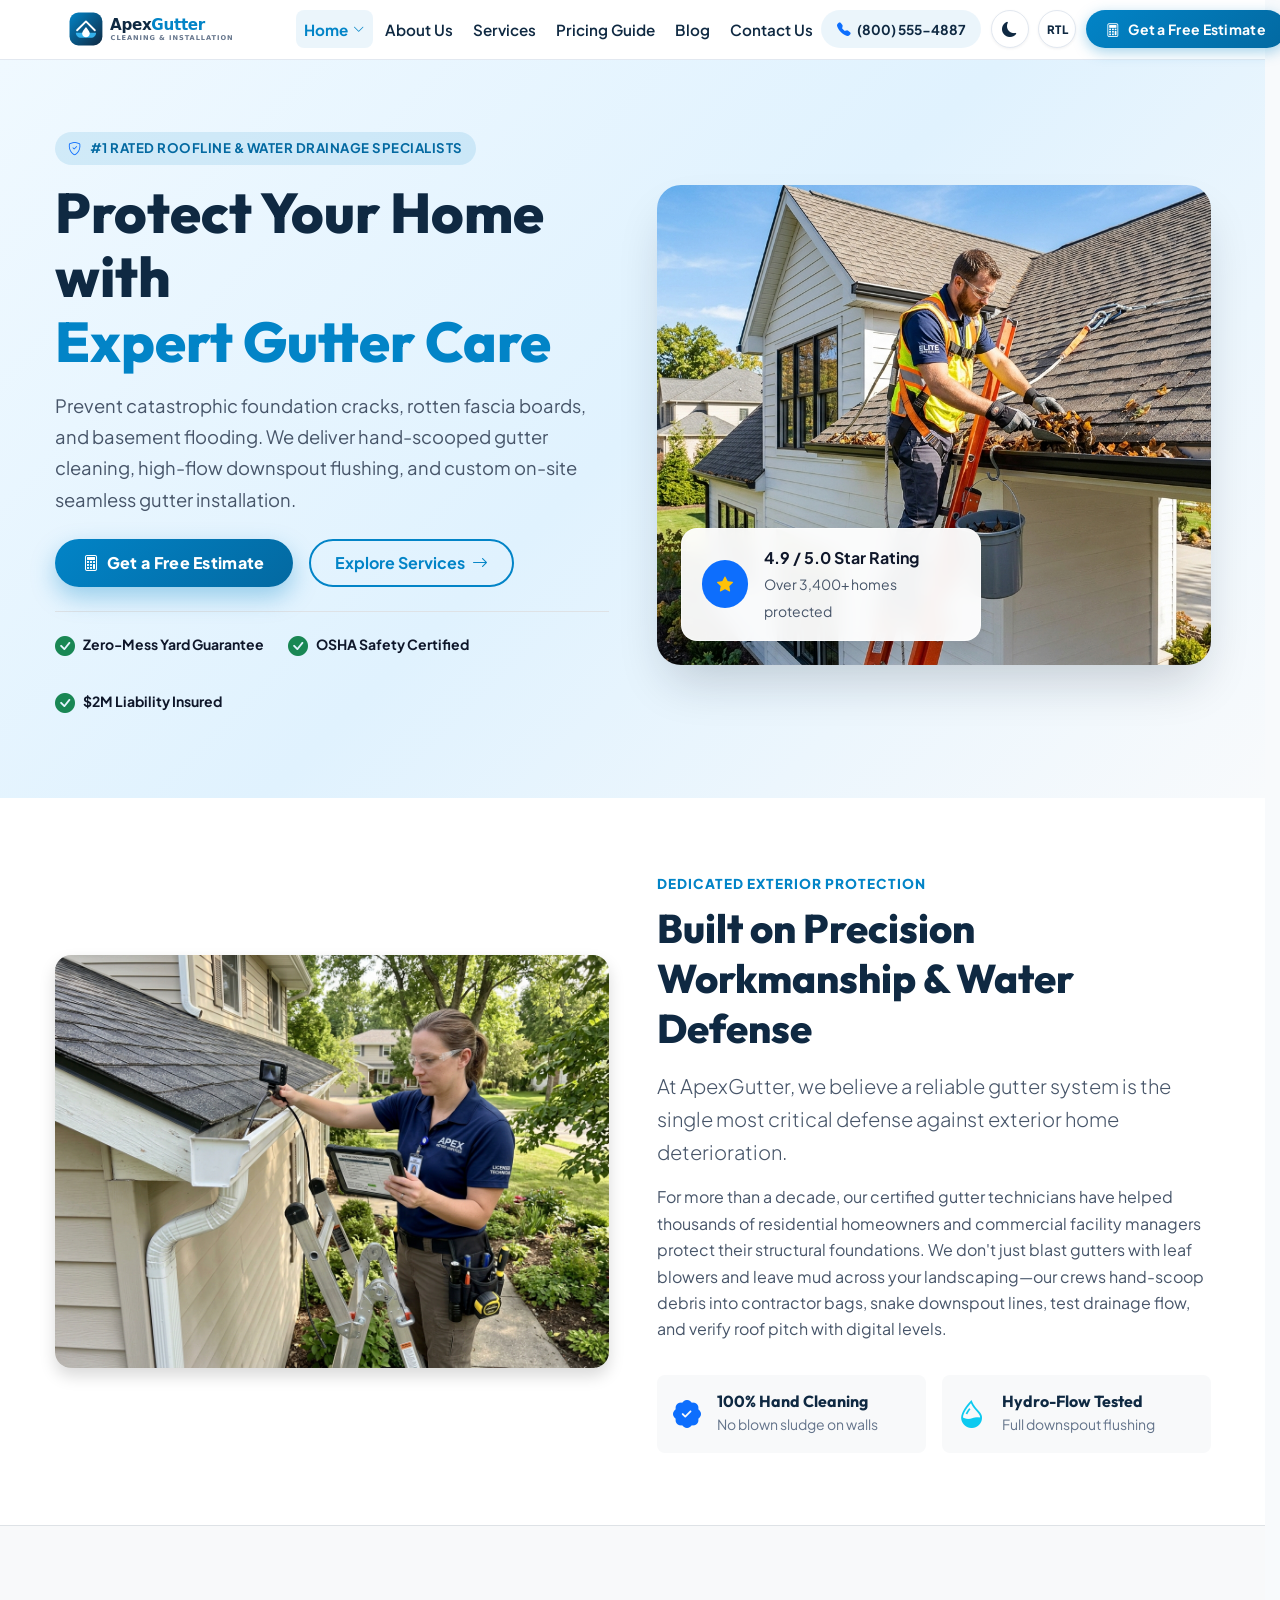
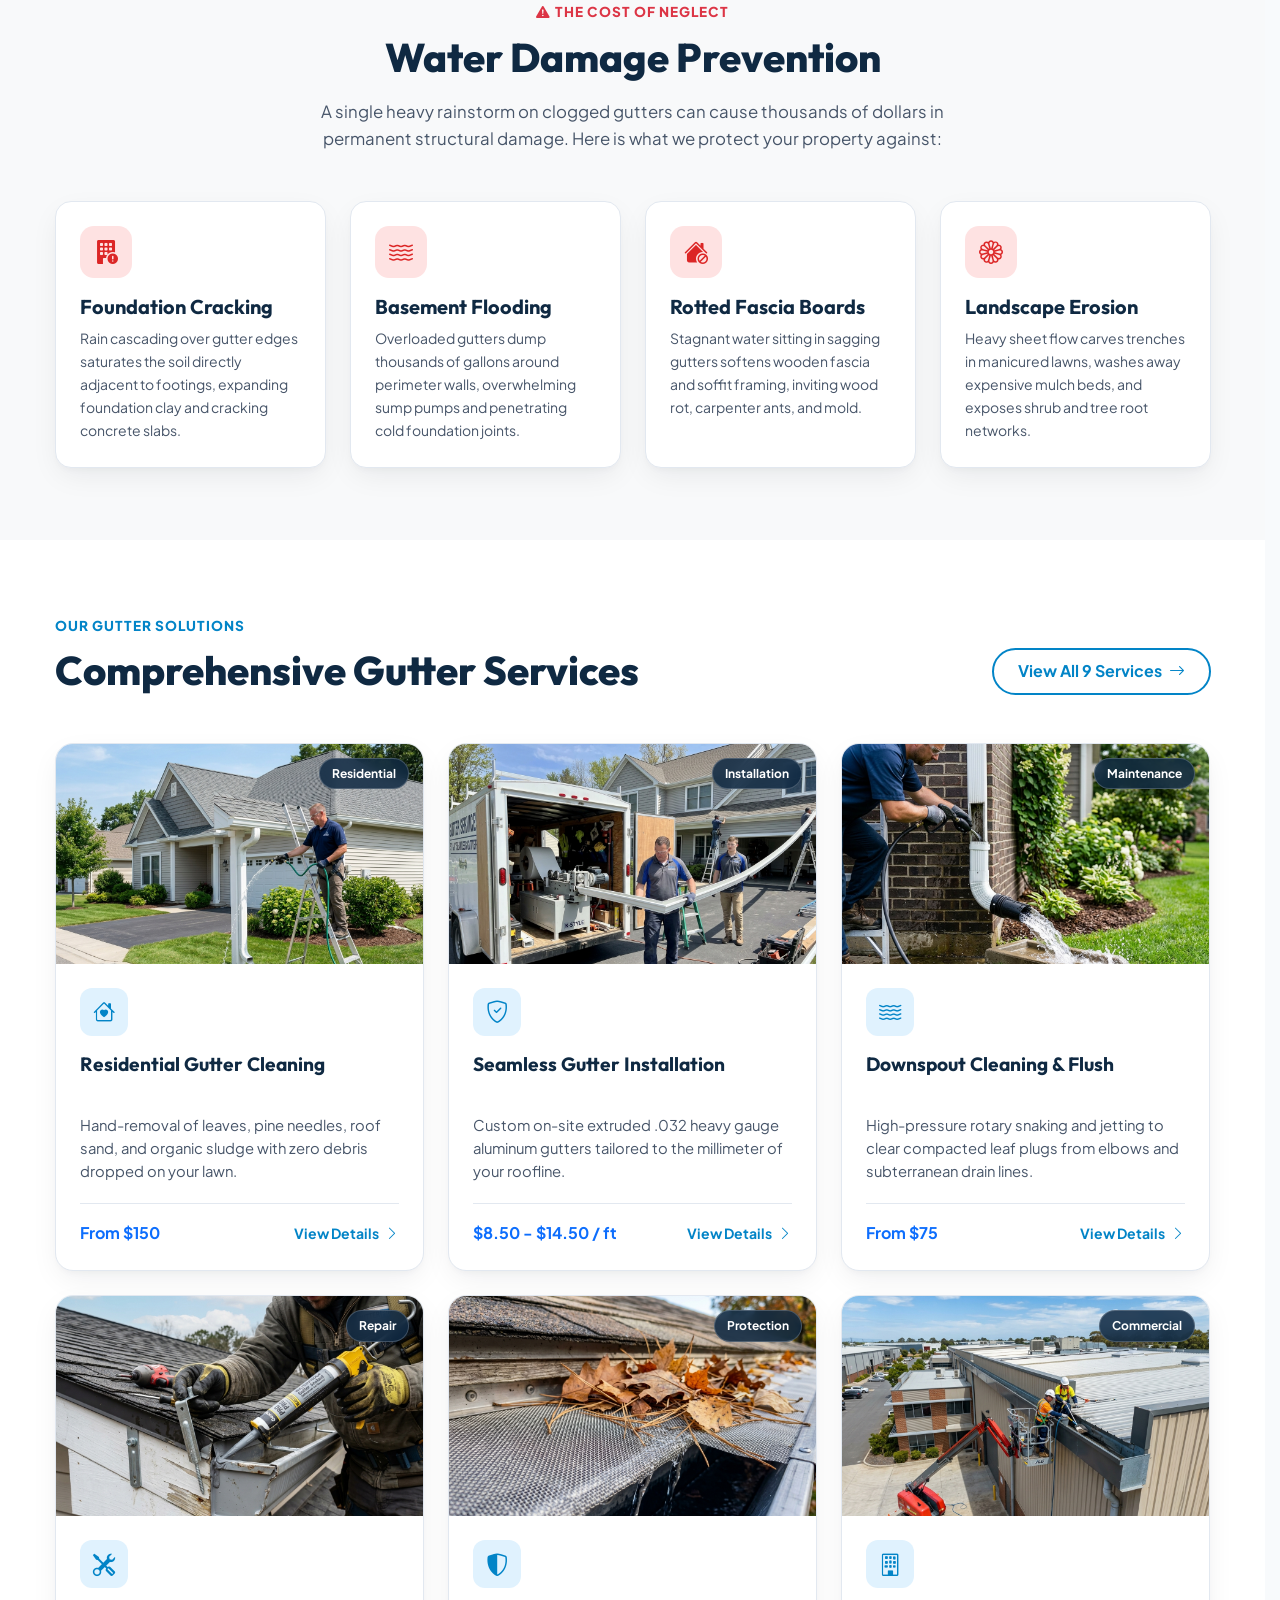
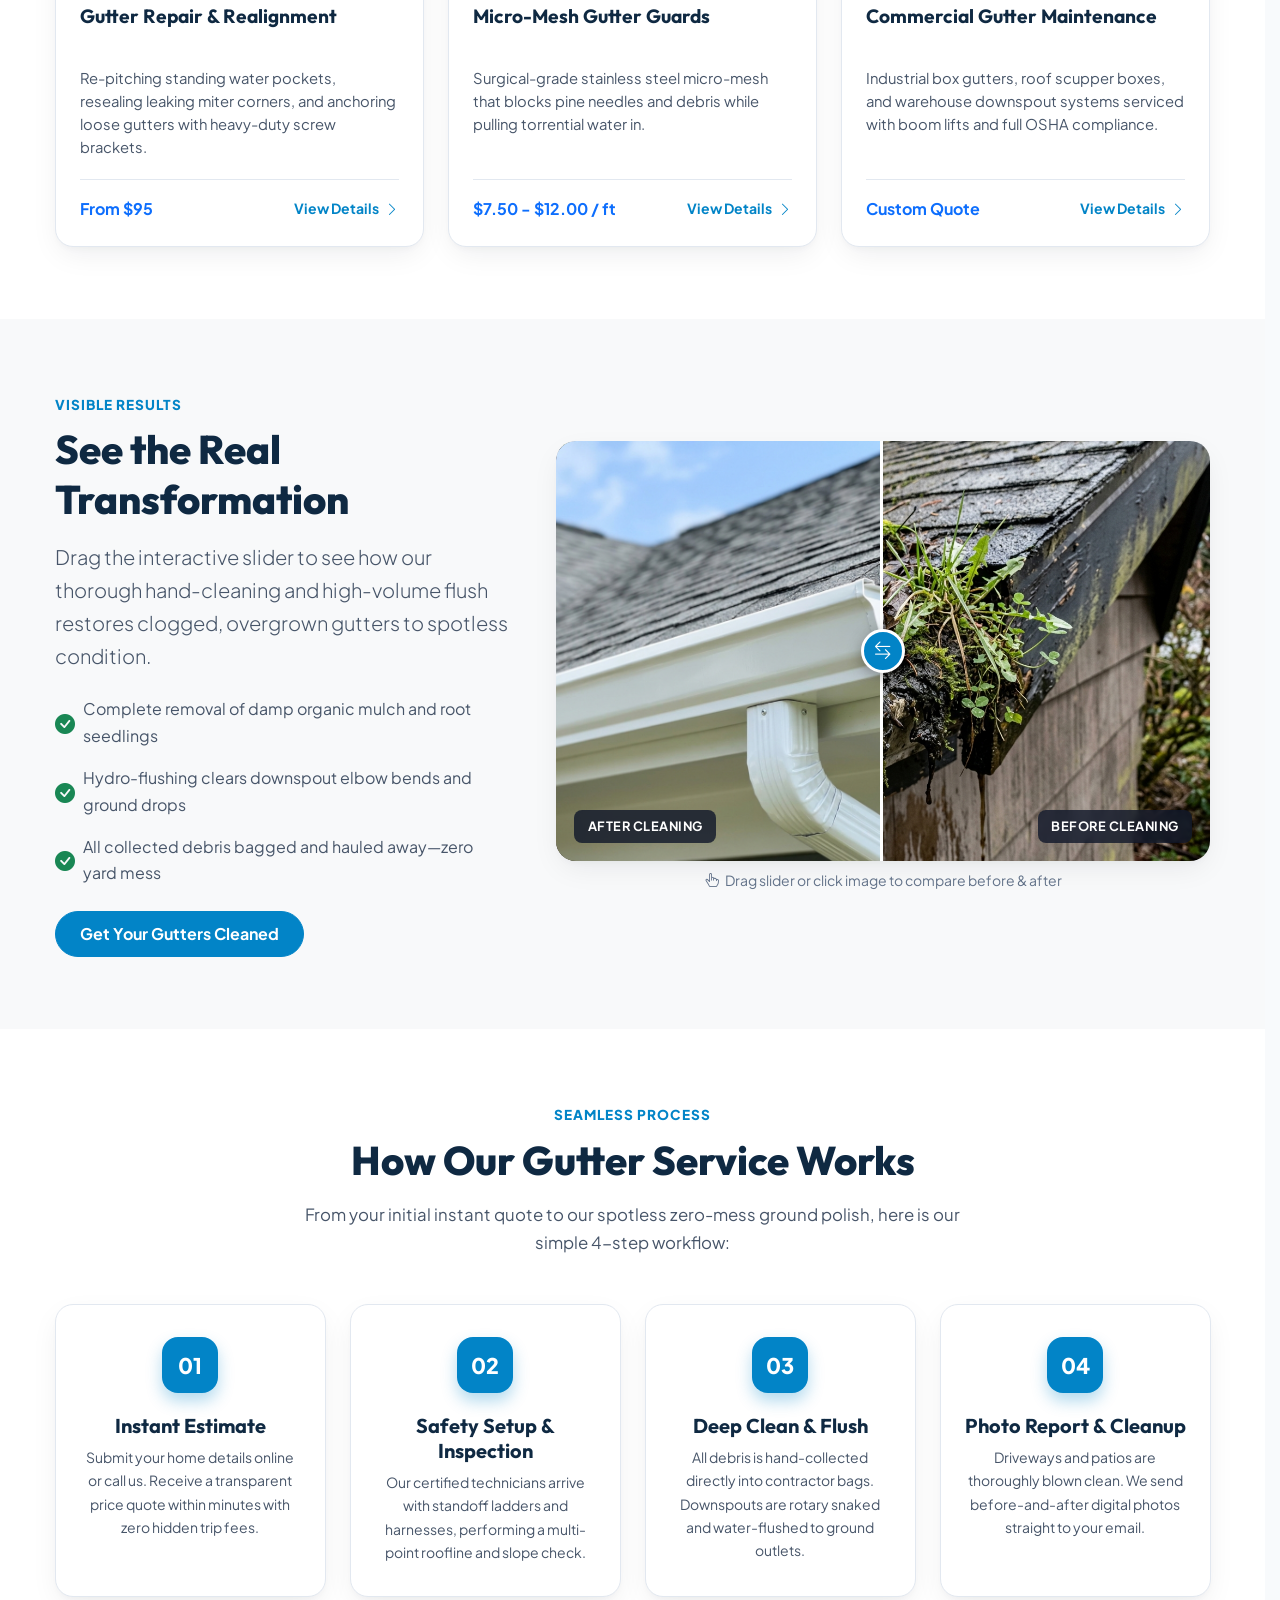
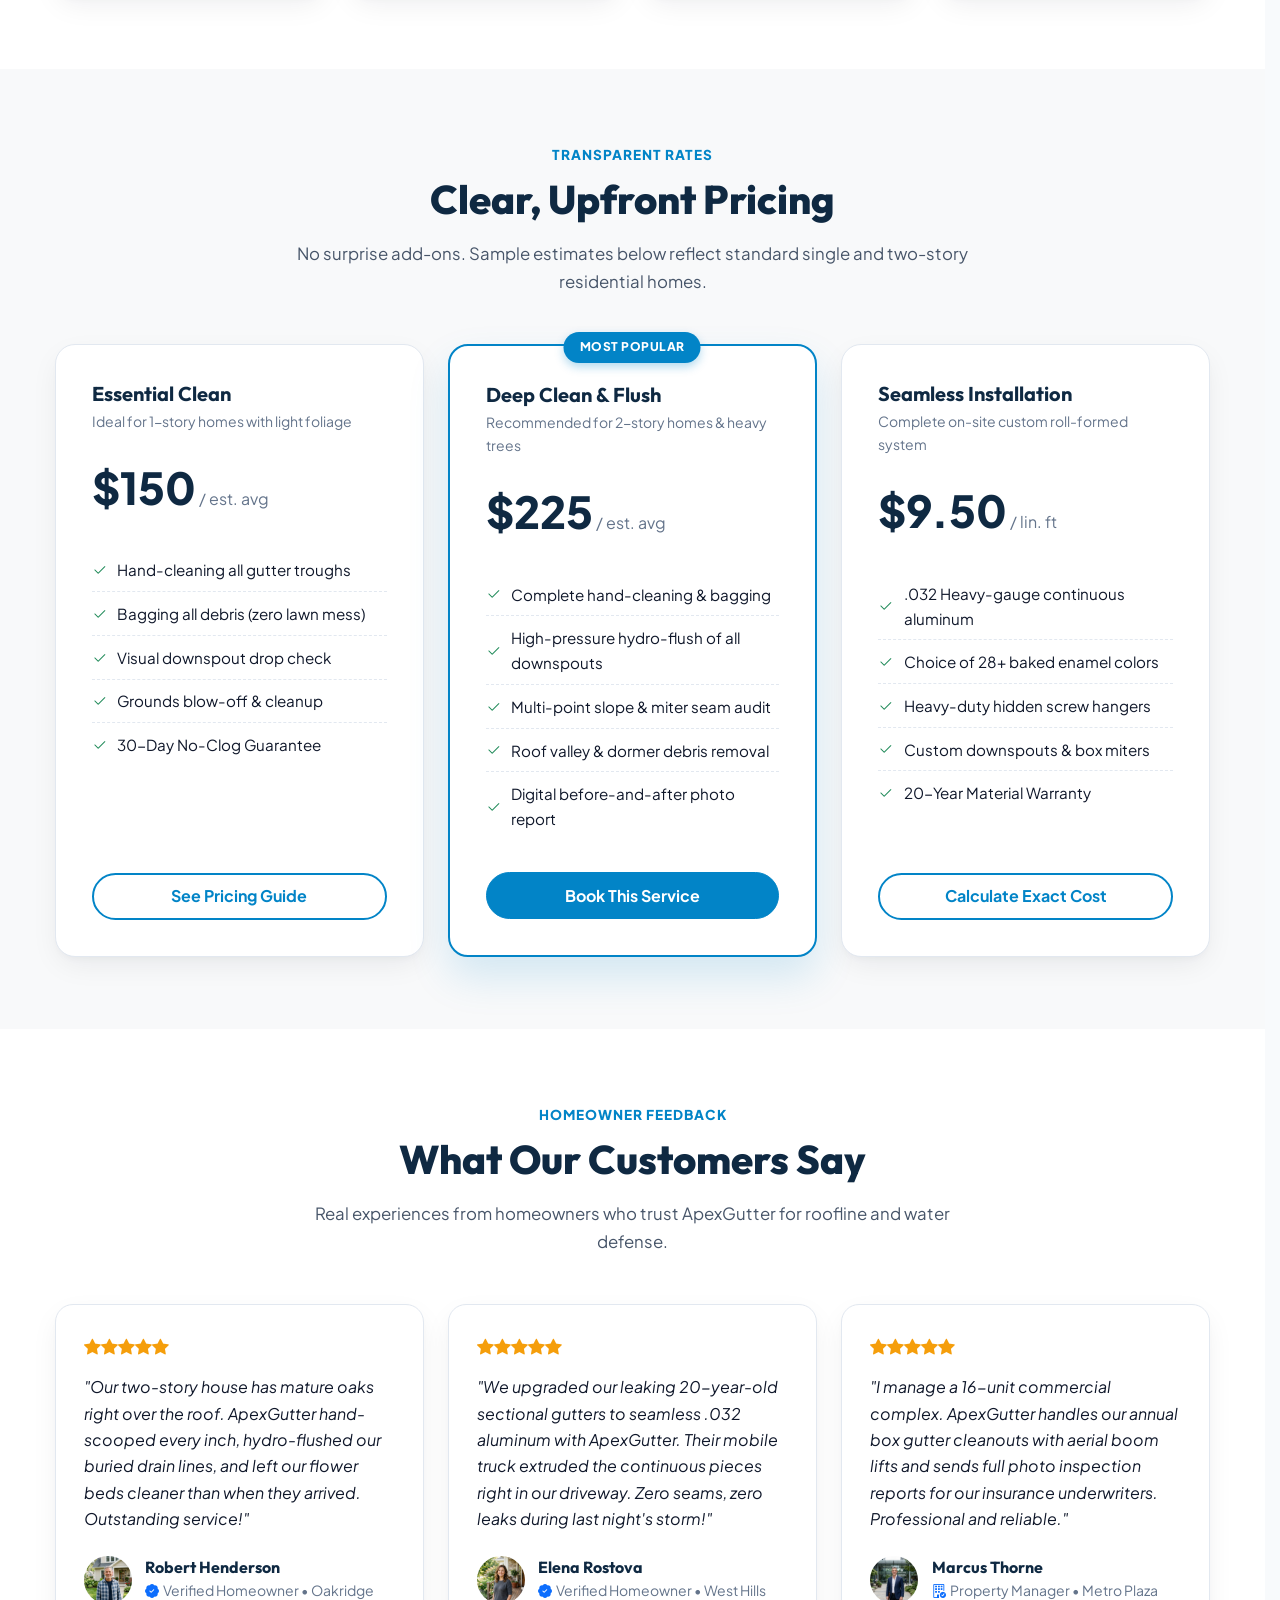
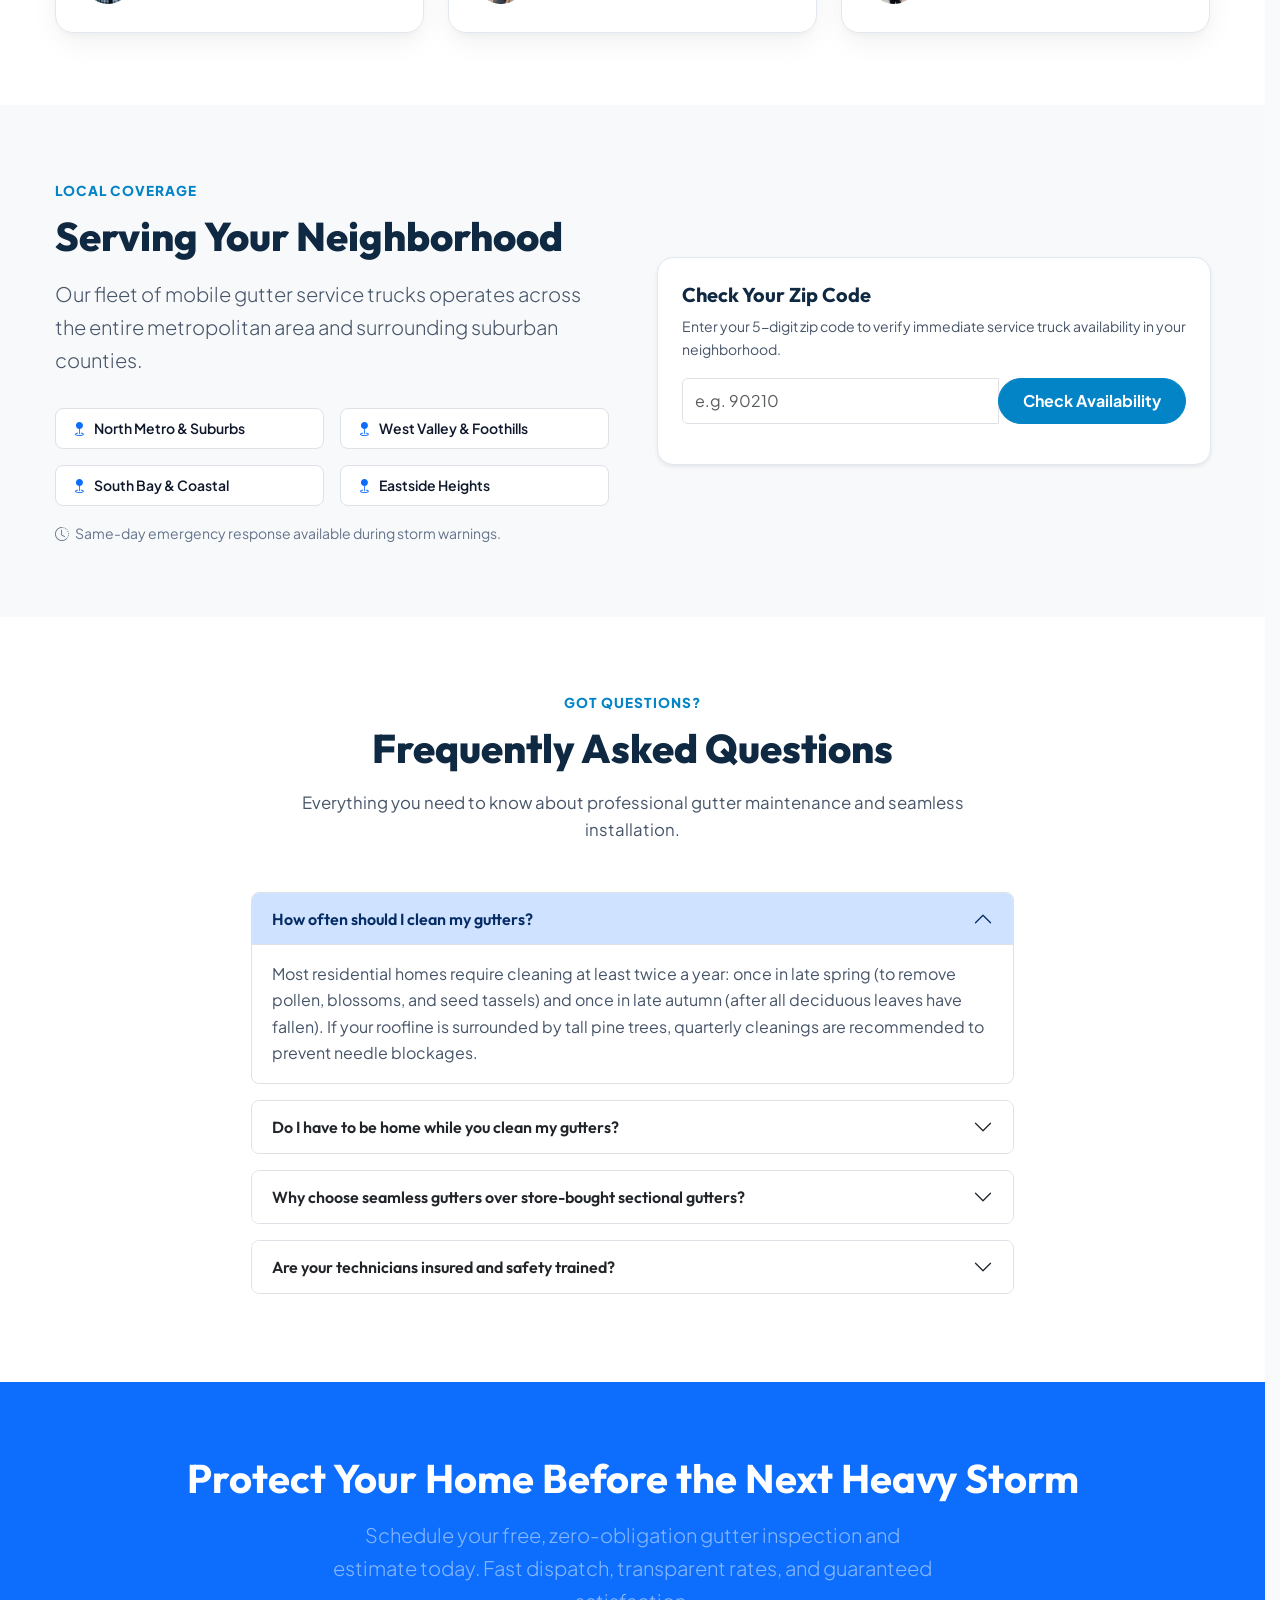
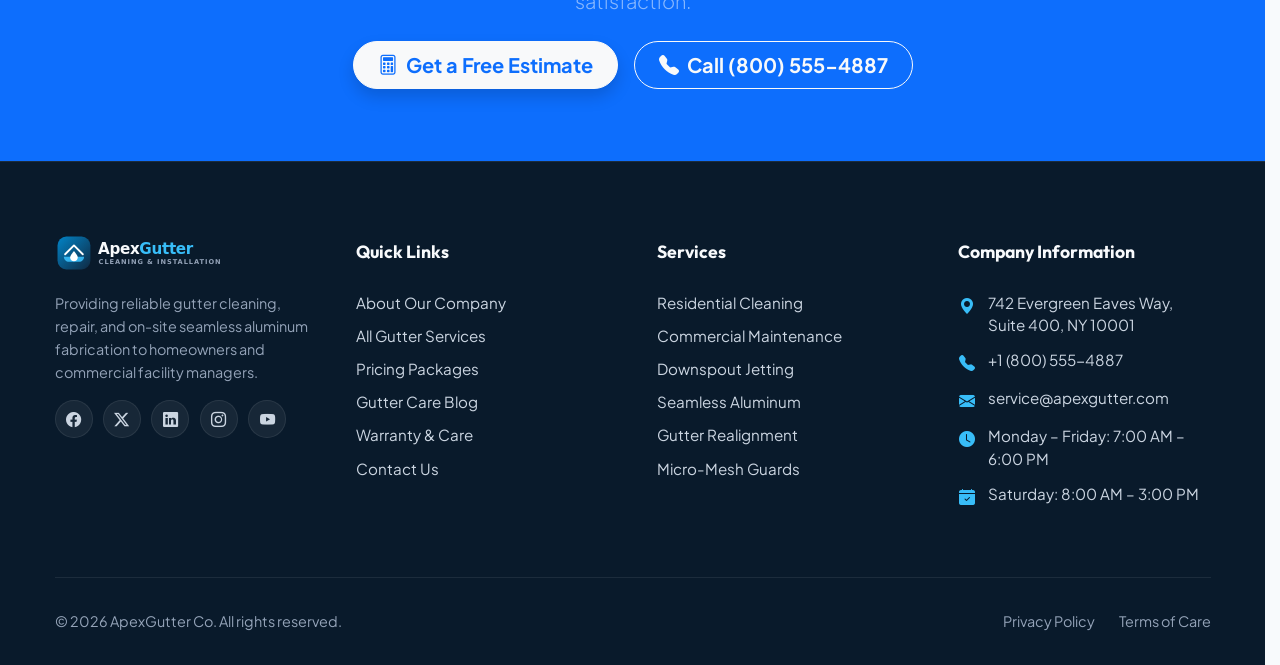
<file: index.html>
<!DOCTYPE html>
<html lang="en" data-bs-theme="light">
<head>
  <meta charset="UTF-8">
  <meta name="viewport" content="width=device-width, initial-scale=1.0">
  <title>ApexGutter | Expert Gutter Cleaning & Seamless Installation Service</title>
  <meta name="description" content="Protect your home from costly water damage with ApexGutter. Professional residential & commercial gutter cleaning, downspout clearing, seamless aluminum installation, gutter guard protection, and leak repair. Licensed, insured, OSHA compliant.">
  <meta name="keywords" content="gutter cleaning, seamless gutter installation, gutter repair, downspout cleaning, leaf guard installation, commercial gutter service, residential roof drainage">
  <meta name="theme-color" content="#0284c7">
  <link rel="icon" type="image/svg+xml" href="assets/images/logo/favicon.svg">

  <!-- Google Fonts: Inter, Outfit, Plus Jakarta Sans -->
  <link rel="preconnect" href="https://fonts.googleapis.com">
  <link rel="preconnect" href="https://fonts.gstatic.com" crossorigin>
  <link href="https://fonts.googleapis.com/css2?family=Inter:wght@300;400;500;600;700&family=Outfit:wght@500;600;700;800&family=Plus+Jakarta+Sans:wght@400;500;600;700&display=swap" rel="stylesheet">

  <!-- Vendor CSS: Bootstrap 5.3.3 & Bootstrap Icons (Local with CDN fallback) -->
  <link rel="stylesheet" href="assets/vendor/bootstrap/bootstrap.min.css">
  <link rel="stylesheet" href="https://cdn.jsdelivr.net/npm/bootstrap@5.3.3/dist/css/bootstrap.min.css">
  <link rel="stylesheet" href="assets/vendor/bootstrap-icons/bootstrap-icons.min.css">
  <link rel="stylesheet" href="https://cdn.jsdelivr.net/npm/bootstrap-icons@1.11.3/font/bootstrap-icons.min.css">

  <!-- Custom Core & Utility CSS -->
  <link rel="stylesheet" href="assets/css/style.css">
  <link rel="stylesheet" href="assets/css/dark.css">
  <link rel="stylesheet" href="assets/css/rtl.css" id="rtlStylesheet">
  <link rel="stylesheet" href="assets/css/responsive.css">
<script>(function(){try{var t=localStorage.getItem('apexgutter_theme');if(!t&&window.matchMedia&&window.matchMedia('(prefers-color-scheme: dark)').matches){t='dark';}if(t){document.documentElement.setAttribute('data-bs-theme',t);}var r=localStorage.getItem('apexgutter_rtl')==='true';if(r){document.documentElement.setAttribute('dir','rtl');document.documentElement.setAttribute('lang','ar');}else{document.documentElement.setAttribute('dir','ltr');document.documentElement.setAttribute('lang','en');}}catch(e){}})();</script>
</head>
<body>

    <!-- Single Unified Navigation Header -->
  <header class="site-header sticky-top" id="siteHeader">
    <nav class="navbar navbar-expand-lg" aria-label="Main navigation">
      <div class="container">
        <!-- Brand Logo -->
        <a class="navbar-brand d-flex align-items-center" href="index.html" aria-label="ApexGutter Home">
          <img src="assets/images/logo/logo.svg" alt="ApexGutter Logo" class="brand-logo-img">
        </a>

        <!-- Right Quick Controls on Mobile (Theme, RTL, Hamburger) -->
        <div class="d-flex align-items-center gap-2 d-lg-none ms-auto me-2">
          <button class="nav-icon-btn theme-toggle-btn" type="button" aria-label="Toggle dark mode" title="Toggle Theme">
            <i class="bi bi-moon-fill theme-icon"></i>
          </button>
          <button class="nav-icon-btn nav-rtl-btn rtl-toggle-btn" type="button" aria-label="Toggle text direction" title="Toggle RTL">
            <span class="rtl-badge-text">RTL</span>
          </button>
        </div>

        <!-- Mobile Hamburger Toggler -->
        <button class="navbar-toggler border-0 shadow-none p-1" type="button" data-bs-toggle="offcanvas" data-bs-target="#mobileNav" aria-controls="mobileNav" aria-expanded="false" aria-label="Toggle navigation">
          <i class="bi bi-list fs-1 text-primary"></i>
        </button>

        <!-- Desktop Navigation Items -->
        <div class="collapse navbar-collapse d-none d-lg-flex" id="desktopNav">
          <ul class="navbar-nav me-auto align-items-center gap-1">
            <!-- Home Dropdown (Closed by default) -->
            <li class="nav-item dropdown home-dropdown-nav">
              <a class="nav-link dropdown-toggle active" href="#" id="homeMenuDropdown" role="button" data-bs-toggle="dropdown" aria-expanded="false">
                <span>Home</span>
                <i class="bi bi-chevron-down" aria-hidden="true"></i>
              </a>
              <div class="dropdown-menu home-dropdown-menu shadow" aria-labelledby="homeMenuDropdown">
                <a href="index.html" class="home-dropdown-item active">
                  <span class="home-item-title">General Services</span>
                  <span class="home-item-desc">Comprehensive residential gutter care &amp; water protection</span>
                </a>
                <a href="index-2.html" class="home-dropdown-item">
                  <span class="home-item-title">Rainwater &amp; Installation</span>
                  <span class="home-item-desc">Seamless extrusion, flood prevention &amp; instant estimator</span>
                </a>
              </div>
            </li>

            <li class="nav-item"><a class="nav-link" href="about.html">About Us</a></li>
            <li class="nav-item"><a class="nav-link" href="services.html">Services</a></li>
            <li class="nav-item"><a class="nav-link" href="pricing.html">Pricing Guide</a></li>
            <li class="nav-item"><a class="nav-link" href="blog.html">Blog</a></li>
            <li class="nav-item"><a class="nav-link" href="contact.html">Contact Us</a></li>
          </ul>

          <!-- Action Items (Phone, Theme, RTL, CTA) -->
          <div class="header-actions">
            <a href="tel:+18005554887" class="nav-phone-link d-none d-xl-inline-flex align-items-center">
              <i class="bi bi-telephone-fill text-primary"></i>
              <span>(800) 555-4887</span>
            </a>

            <!-- Theme Toggle -->
            <button class="nav-icon-btn theme-toggle-btn" type="button" aria-label="Toggle dark mode" title="Toggle Light/Dark Theme">
              <i class="bi bi-moon-fill theme-icon"></i>
            </button>

            <!-- RTL Toggle -->
            <button class="nav-icon-btn nav-rtl-btn rtl-toggle-btn" type="button" aria-label="Toggle text direction" title="Toggle RTL Layout">
              <span class="rtl-badge-text">RTL</span>
            </button>

            <!-- CTA Button -->
            <button type="button" class="btn btn-cta" data-bs-toggle="modal" data-bs-target="#estimateModal">
              <i class="bi bi-calculator"></i>
              <span>Get a Free Estimate</span>
            </button>
          </div>
        </div>
      </div>
    </nav>

    <!-- Offcanvas Mobile Navigation Menu -->
    <div class="offcanvas offcanvas-end mobile-nav" tabindex="-1" id="mobileNav" aria-labelledby="mobileNavLabel">
      <div class="offcanvas-header border-bottom">
        <a href="index.html" class="text-decoration-none" id="mobileNavLabel">
          <img src="assets/images/logo/logo.svg" alt="ApexGutter Logo" class="brand-logo-img">
        </a>
        <button type="button" class="btn-close" data-bs-dismiss="offcanvas" aria-label="Close menu"></button>
      </div>
      <div class="offcanvas-body d-flex flex-column">
        <ul class="navbar-nav mb-4">
          <li class="nav-item dropdown">
            <a class="nav-link dropdown-toggle active d-flex align-items-center gap-2" href="#" id="mobileHomeDropdownToggle" role="button" data-bs-toggle="dropdown" aria-expanded="false">
              <span>Home</span>
              <i class="bi bi-chevron-down" aria-hidden="true"></i>
            </a>
            <ul class="dropdown-menu border-0 shadow-none ps-3 bg-body-tertiary rounded-3" aria-labelledby="mobileHomeDropdownToggle">
              <li><a class="dropdown-item py-2 fw-semibold active" href="index.html">General Services</a></li>
              <li><a class="dropdown-item py-2 fw-semibold" href="index-2.html">Rainwater &amp; Installation</a></li>
            </ul>
          </li>
          <li class="nav-item"><a class="nav-link" href="about.html">About Us</a></li>
          <li class="nav-item"><a class="nav-link" href="services.html">Services</a></li>
          <li class="nav-item"><a class="nav-link" href="pricing.html">Pricing Guide</a></li>
          <li class="nav-item"><a class="nav-link" href="blog.html">Blog</a></li>
          <li class="nav-item"><a class="nav-link" href="contact.html">Contact Us</a></li>
        </ul>

        <div class="mt-auto pt-4 border-top">
          <button type="button" class="btn btn-cta w-100 justify-content-center mb-3" data-bs-toggle="modal" data-bs-target="#estimateModal">
            <i class="bi bi-calculator"></i>
            <span>Get a Free Estimate</span>
          </button>
          <div class="text-center small text-secondary">
            <p class="mb-1"><a href="tel:+18005554887" class="text-decoration-none text-secondary"><i class="bi bi-telephone-fill text-primary me-1"></i>(800) 555-4887</a></p>
            <p class="mb-0"><i class="bi bi-shield-check text-success me-1"></i> Licensed &amp; Fully Insured</p>
          </div>
        </div>
      </div>
    </div>
  </header>

  <main id="main">
    <!-- Hero Section -->
    <section class="hero-section" id="heroHome">
      <div class="container">
        <div class="row align-items-center g-5">
          <div class="col-lg-6">
            <div class="hero-badge mb-3">
              <i class="bi bi-shield-check text-primary"></i>
              <span>#1 Rated Roofline &amp; Water Drainage Specialists</span>
            </div>
            <h1 class="hero-title mb-3">
              Protect Your Home with <span class="highlight">Expert Gutter Care</span>
            </h1>
            <p class="hero-lead mb-4">
              Prevent catastrophic foundation cracks, rotten fascia boards, and basement flooding. We deliver hand-scooped gutter cleaning, high-flow downspout flushing, and custom on-site seamless gutter installation.
            </p>
            <div class="d-flex flex-wrap gap-3 align-items-center mb-4">
              <button type="button" class="btn btn-cta" data-bs-toggle="modal" data-bs-target="#estimateModal">
                <i class="bi bi-calculator"></i>
                <span>Get a Free Estimate</span>
              </button>
              <a href="services.html" class="btn btn-outline-primary rounded-pill px-4">
                <span>Explore Services</span>
                <i class="bi bi-arrow-right ms-1"></i>
              </a>
            </div>
            <div class="d-flex flex-wrap align-items-center gap-4 pt-3 border-top">
              <div class="d-flex align-items-center gap-2">
                <i class="bi bi-check-circle-fill text-success fs-5"></i>
                <span class="small fw-bold">Zero-Mess Yard Guarantee</span>
              </div>
              <div class="d-flex align-items-center gap-2">
                <i class="bi bi-check-circle-fill text-success fs-5"></i>
                <span class="small fw-bold">OSHA Safety Certified</span>
              </div>
              <div class="d-flex align-items-center gap-2">
                <i class="bi bi-check-circle-fill text-success fs-5"></i>
                <span class="small fw-bold">$2M Liability Insured</span>
              </div>
            </div>
          </div>
          <div class="col-lg-6">
            <div class="hero-img-wrap">
              <img src="assets/images/hero/hero-gutter-cleaner.jpg" alt="Professional gutter technician safely cleaning roof gutters from OSHA compliant ladder" class="hero-img">
              <div class="hero-floating-card">
                <div class="rounded-circle bg-primary text-white p-2 d-flex align-items-center justify-content-center" style="width:48px;height:48px;">
                  <i class="bi bi-star-fill text-warning"></i>
                </div>
                <div>
                  <strong class="d-block">4.9 / 5.0 Star Rating</strong>
                  <small class="text-secondary">Over 3,400+ homes protected</small>
                </div>
              </div>
            </div>
          </div>
        </div>
      </div>
    </section>

    <!-- Company Introduction Section -->
    <section class="py-5 bg-white border-bottom" id="introSection">
      <div class="container py-4">
        <div class="row align-items-center g-5">
          <div class="col-lg-6 order-lg-2">
            <span class="section-tag">Dedicated Exterior Protection</span>
            <h2 class="section-title">Built on Precision Workmanship &amp; Water Defense</h2>
            <p class="text-secondary lead">
              At ApexGutter, we believe a reliable gutter system is the single most critical defense against exterior home deterioration.
            </p>
            <p class="text-secondary">
              For more than a decade, our certified gutter technicians have helped thousands of residential homeowners and commercial facility managers protect their structural foundations. We don't just blast gutters with leaf blowers and leave mud across your landscaping—our crews hand-scoop debris into contractor bags, snake downspout lines, test drainage flow, and verify roof pitch with digital levels.
            </p>
            <div class="row g-3 mt-2">
              <div class="col-sm-6">
                <div class="d-flex align-items-center gap-3 p-3 rounded-3 bg-light">
                  <i class="bi bi-patch-check-fill text-primary fs-3"></i>
                  <div>
                    <h6 class="fw-bold mb-0">100% Hand Cleaning</h6>
                    <small class="text-muted">No blown sludge on walls</small>
                  </div>
                </div>
              </div>
              <div class="col-sm-6">
                <div class="d-flex align-items-center gap-3 p-3 rounded-3 bg-light">
                  <i class="bi bi-droplet-half text-info fs-3"></i>
                  <div>
                    <h6 class="fw-bold mb-0">Hydro-Flow Tested</h6>
                    <small class="text-muted">Full downspout flushing</small>
                  </div>
                </div>
              </div>
            </div>
          </div>
          <div class="col-lg-6 order-lg-1">
            <div class="rounded-4 overflow-hidden shadow">
              <img src="assets/images/services/service-inspection.jpg" alt="ApexGutter licensed technician conducting multi-point gutter inspection" class="img-fluid w-100" style="max-height:440px;object-fit:cover;">
            </div>
          </div>
        </div>
      </div>
    </section>

    <!-- Water Damage Prevention Section -->
    <section class="py-5 bg-body-tertiary" id="waterDamagePrevention">
      <div class="container py-4">
        <div class="text-center mb-5">
          <span class="section-tag text-danger"><i class="bi bi-exclamation-triangle-fill me-1"></i>The Cost of Neglect</span>
          <h2 class="section-title">Water Damage Prevention</h2>
          <p class="section-subtitle">
            A single heavy rainstorm on clogged gutters can cause thousands of dollars in permanent structural damage. Here is what we protect your property against:
          </p>
        </div>
        <div class="row g-4">
          <div class="col-md-6 col-lg-3">
            <div class="damage-feature-box">
              <div class="damage-icon-wrap">
                <i class="bi bi-building-fill-exclamation"></i>
              </div>
              <h5 class="fw-bold mb-2">Foundation Cracking</h5>
              <p class="text-secondary small mb-0">
                Rain cascading over gutter edges saturates the soil directly adjacent to footings, expanding foundation clay and cracking concrete slabs.
              </p>
            </div>
          </div>
          <div class="col-md-6 col-lg-3">
            <div class="damage-feature-box">
              <div class="damage-icon-wrap">
                <i class="bi bi-water"></i>
              </div>
              <h5 class="fw-bold mb-2">Basement Flooding</h5>
              <p class="text-secondary small mb-0">
                Overloaded gutters dump thousands of gallons around perimeter walls, overwhelming sump pumps and penetrating cold foundation joints.
              </p>
            </div>
          </div>
          <div class="col-md-6 col-lg-3">
            <div class="damage-feature-box">
              <div class="damage-icon-wrap">
                <i class="bi bi-house-slash-fill"></i>
              </div>
              <h5 class="fw-bold mb-2">Rotted Fascia Boards</h5>
              <p class="text-secondary small mb-0">
                Stagnant water sitting in sagging gutters softens wooden fascia and soffit framing, inviting wood rot, carpenter ants, and mold.
              </p>
            </div>
          </div>
          <div class="col-md-6 col-lg-3">
            <div class="damage-feature-box">
              <div class="damage-icon-wrap">
                <i class="bi bi-flower1"></i>
              </div>
              <h5 class="fw-bold mb-2">Landscape Erosion</h5>
              <p class="text-secondary small mb-0">
                Heavy sheet flow carves trenches in manicured lawns, washes away expensive mulch beds, and exposes shrub and tree root networks.
              </p>
            </div>
          </div>
        </div>
      </div>
    </section>

    <!-- Core Services Overview Grid -->
    <section class="py-5 bg-white" id="featuredServices">
      <div class="container py-4">
        <div class="d-flex flex-wrap justify-content-between align-items-end mb-5 gap-3">
          <div>
            <span class="section-tag">Our Gutter Solutions</span>
            <h2 class="section-title mb-0">Comprehensive Gutter Services</h2>
          </div>
          <a href="services.html" class="btn btn-outline-primary rounded-pill px-4">
            <span>View All 9 Services</span>
            <i class="bi bi-arrow-right ms-1"></i>
          </a>
        </div>
        <div class="row g-4">
          <!-- Service 1: Residential Gutter Cleaning -->
          <div class="col-lg-4 col-md-6 d-flex">
            <div class="service-card">
              <div class="service-card-img-wrap">
                <img src="assets/images/services/service-residential.jpg" alt="Residential Gutter Cleaning Service" class="service-card-img" loading="lazy">
                <span class="service-card-badge">Residential</span>
              </div>
              <div class="service-card-body">
                <div class="service-card-icon"><i class="bi bi-house-heart"></i></div>
                <h4 class="service-card-title"><a href="service-details.html?service=residential-cleaning">Residential Gutter Cleaning</a></h4>
                <p class="service-card-desc">Hand-removal of leaves, pine needles, roof sand, and organic sludge with zero debris dropped on your lawn.</p>
                <div class="service-card-footer">
                  <span class="fw-bold text-primary">From $150</span>
                  <a href="service-details.html?service=residential-cleaning" class="fw-bold text-decoration-none small">
                    View Details <i class="bi bi-chevron-right ms-1"></i>
                  </a>
                </div>
              </div>
            </div>
          </div>

          <!-- Service 2: Seamless Gutter Installation -->
          <div class="col-lg-4 col-md-6 d-flex">
            <div class="service-card">
              <div class="service-card-img-wrap">
                <img src="assets/images/services/service-seamless.jpg" alt="Seamless Gutter Mobile Roll-Forming Machine" class="service-card-img" loading="lazy">
                <span class="service-card-badge">Installation</span>
              </div>
              <div class="service-card-body">
                <div class="service-card-icon"><i class="bi bi-shield-check"></i></div>
                <h4 class="service-card-title"><a href="service-details.html?service=seamless-installation">Seamless Gutter Installation</a></h4>
                <p class="service-card-desc">Custom on-site extruded .032 heavy gauge aluminum gutters tailored to the millimeter of your roofline.</p>
                <div class="service-card-footer">
                  <span class="fw-bold text-primary">$8.50 - $14.50 / ft</span>
                  <a href="service-details.html?service=seamless-installation" class="fw-bold text-decoration-none small">
                    View Details <i class="bi bi-chevron-right ms-1"></i>
                  </a>
                </div>
              </div>
            </div>
          </div>

          <!-- Service 3: Downspout Cleaning & Jetting -->
          <div class="col-lg-4 col-md-6 d-flex">
            <div class="service-card">
              <div class="service-card-img-wrap">
                <img src="assets/images/services/service-downspout.jpg" alt="Downspout Hydro Flushing and Jetting" class="service-card-img" loading="lazy">
                <span class="service-card-badge">Maintenance</span>
              </div>
              <div class="service-card-body">
                <div class="service-card-icon"><i class="bi bi-water"></i></div>
                <h4 class="service-card-title"><a href="service-details.html?service=downspout-cleaning">Downspout Cleaning &amp; Flush</a></h4>
                <p class="service-card-desc">High-pressure rotary snaking and jetting to clear compacted leaf plugs from elbows and subterranean drain lines.</p>
                <div class="service-card-footer">
                  <span class="fw-bold text-primary">From $75</span>
                  <a href="service-details.html?service=downspout-cleaning" class="fw-bold text-decoration-none small">
                    View Details <i class="bi bi-chevron-right ms-1"></i>
                  </a>
                </div>
              </div>
            </div>
          </div>

          <!-- Service 4: Gutter Repair & Realignment -->
          <div class="col-lg-4 col-md-6 d-flex">
            <div class="service-card">
              <div class="service-card-img-wrap">
                <img src="assets/images/services/service-repair.jpg" alt="Technician repairing gutter joints and hidden screw hangers" class="service-card-img" loading="lazy">
                <span class="service-card-badge">Repair</span>
              </div>
              <div class="service-card-body">
                <div class="service-card-icon"><i class="bi bi-tools"></i></div>
                <h4 class="service-card-title"><a href="service-details.html?service=gutter-repair">Gutter Repair &amp; Realignment</a></h4>
                <p class="service-card-desc">Re-pitching standing water pockets, resealing leaking miter corners, and anchoring loose gutters with heavy-duty screw brackets.</p>
                <div class="service-card-footer">
                  <span class="fw-bold text-primary">From $95</span>
                  <a href="service-details.html?service=gutter-repair" class="fw-bold text-decoration-none small">
                    View Details <i class="bi bi-chevron-right ms-1"></i>
                  </a>
                </div>
              </div>
            </div>
          </div>

          <!-- Service 5: Gutter Guard Micro-Mesh -->
          <div class="col-lg-4 col-md-6 d-flex">
            <div class="service-card">
              <div class="service-card-img-wrap">
                <img src="assets/images/services/service-guards.jpg" alt="Stainless steel micro mesh gutter guard filtering leaves and water" class="service-card-img" loading="lazy">
                <span class="service-card-badge">Protection</span>
              </div>
              <div class="service-card-body">
                <div class="service-card-icon"><i class="bi bi-shield-shaded"></i></div>
                <h4 class="service-card-title"><a href="service-details.html?service=gutter-guards">Micro-Mesh Gutter Guards</a></h4>
                <p class="service-card-desc">Surgical-grade stainless steel micro-mesh that blocks pine needles and debris while pulling torrential water in.</p>
                <div class="service-card-footer">
                  <span class="fw-bold text-primary">$7.50 - $12.00 / ft</span>
                  <a href="service-details.html?service=gutter-guards" class="fw-bold text-decoration-none small">
                    View Details <i class="bi bi-chevron-right ms-1"></i>
                  </a>
                </div>
              </div>
            </div>
          </div>

          <!-- Service 6: Commercial Gutter Services -->
          <div class="col-lg-4 col-md-6 d-flex">
            <div class="service-card">
              <div class="service-card-img-wrap">
                <img src="assets/images/services/service-commercial.jpg" alt="Commercial Box Gutter Maintenance with Boom Lift" class="service-card-img" loading="lazy">
                <span class="service-card-badge">Commercial</span>
              </div>
              <div class="service-card-body">
                <div class="service-card-icon"><i class="bi bi-building"></i></div>
                <h4 class="service-card-title"><a href="service-details.html?service=commercial-cleaning">Commercial Gutter Maintenance</a></h4>
                <p class="service-card-desc">Industrial box gutters, roof scupper boxes, and warehouse downspout systems serviced with boom lifts and full OSHA compliance.</p>
                <div class="service-card-footer">
                  <span class="fw-bold text-primary">Custom Quote</span>
                  <a href="service-details.html?service=commercial-cleaning" class="fw-bold text-decoration-none small">
                    View Details <i class="bi bi-chevron-right ms-1"></i>
                  </a>
                </div>
              </div>
            </div>
          </div>
        </div>
      </div>
    </section>

    <!-- Before & After Interactive Showcase -->
    <section class="py-5 bg-body-tertiary" id="beforeAfterSection">
      <div class="container py-4">
        <div class="row align-items-center g-5">
          <div class="col-lg-5">
            <span class="section-tag">Visible Results</span>
            <h2 class="section-title">See the Real Transformation</h2>
            <p class="text-secondary lead">
              Drag the interactive slider to see how our thorough hand-cleaning and high-volume flush restores clogged, overgrown gutters to spotless condition.
            </p>
            <ul class="list-unstyled d-flex flex-column gap-3 text-secondary my-4">
              <li class="d-flex align-items-center gap-2">
                <i class="bi bi-check-circle-fill text-success fs-5"></i>
                <span>Complete removal of damp organic mulch and root seedlings</span>
              </li>
              <li class="d-flex align-items-center gap-2">
                <i class="bi bi-check-circle-fill text-success fs-5"></i>
                <span>Hydro-flushing clears downspout elbow bends and ground drops</span>
              </li>
              <li class="d-flex align-items-center gap-2">
                <i class="bi bi-check-circle-fill text-success fs-5"></i>
                <span>All collected debris bagged and hauled away—zero yard mess</span>
              </li>
            </ul>
            <button type="button" class="btn btn-primary rounded-pill px-4" data-bs-toggle="modal" data-bs-target="#estimateModal">
              Get Your Gutters Cleaned
            </button>
          </div>
          <div class="col-lg-7">
            <!-- Interactive Slider Component -->
            <div class="before-after-container position-relative" aria-label="Interactive before and after gutter cleaning comparison slider">
              <div class="before-image-wrapper">
                <img src="assets/images/projects/project-before.jpg" alt="Before: Clogged gutter overflowing with rotting leaves, moss, and weeds">
                <span class="slider-badge slider-badge-before">Before Cleaning</span>
              </div>
              <div class="after-image-wrapper">
                <img src="assets/images/projects/project-after.jpg" alt="After: Spotless clean gleaming aluminum gutter with unobstructed drainage">
                <span class="slider-badge slider-badge-after">After Cleaning</span>
              </div>
              <div class="slider-handle" aria-hidden="true">
                <i class="bi bi-arrow-left-right"></i>
              </div>
            </div>
            <p class="text-center text-muted small mt-2">
              <i class="bi bi-hand-index-thumb me-1"></i> Drag slider or click image to compare before &amp; after
            </p>
          </div>
        </div>
      </div>
    </section>

    <!-- How Our Service Works -->
    <section class="py-5 bg-white" id="howItWorks">
      <div class="container py-4">
        <div class="text-center mb-5">
          <span class="section-tag">Seamless Process</span>
          <h2 class="section-title">How Our Gutter Service Works</h2>
          <p class="section-subtitle">
            From your initial instant quote to our spotless zero-mess ground polish, here is our simple 4-step workflow:
          </p>
        </div>
        <div class="row g-4">
          <div class="col-md-6 col-lg-3">
            <div class="step-card">
              <div class="step-number-bubble">01</div>
              <h5 class="fw-bold mb-2">Instant Estimate</h5>
              <p class="text-secondary small mb-0">
                Submit your home details online or call us. Receive a transparent price quote within minutes with zero hidden trip fees.
              </p>
            </div>
          </div>
          <div class="col-md-6 col-lg-3">
            <div class="step-card">
              <div class="step-number-bubble">02</div>
              <h5 class="fw-bold mb-2">Safety Setup &amp; Inspection</h5>
              <p class="text-secondary small mb-0">
                Our certified technicians arrive with standoff ladders and harnesses, performing a multi-point roofline and slope check.
              </p>
            </div>
          </div>
          <div class="col-md-6 col-lg-3">
            <div class="step-card">
              <div class="step-number-bubble">03</div>
              <h5 class="fw-bold mb-2">Deep Clean &amp; Flush</h5>
              <p class="text-secondary small mb-0">
                All debris is hand-collected directly into contractor bags. Downspouts are rotary snaked and water-flushed to ground outlets.
              </p>
            </div>
          </div>
          <div class="col-md-6 col-lg-3">
            <div class="step-card">
              <div class="step-number-bubble">04</div>
              <h5 class="fw-bold mb-2">Photo Report &amp; Cleanup</h5>
              <p class="text-secondary small mb-0">
                Driveways and patios are thoroughly blown clean. We send before-and-after digital photos straight to your email.
              </p>
            </div>
          </div>
        </div>
      </div>
    </section>

    <!-- Pricing Preview Section -->
    <section class="py-5 bg-body-tertiary" id="pricingPreview">
      <div class="container py-4">
        <div class="text-center mb-5">
          <span class="section-tag">Transparent Rates</span>
          <h2 class="section-title">Clear, Upfront Pricing</h2>
          <p class="section-subtitle">
            No surprise add-ons. Sample estimates below reflect standard single and two-story residential homes.
          </p>
        </div>
        <div class="row g-4 justify-content-center">
          <div class="col-lg-4 col-md-6">
            <div class="pricing-card">
              <h5 class="fw-bold mb-1">Essential Clean</h5>
              <p class="text-muted small">Ideal for 1-story homes with light foliage</p>
              <div class="pricing-price my-3">$150<span class="fs-6 text-muted fw-normal"> / est. avg</span></div>
              <ul class="pricing-features-list">
                <li><i class="bi bi-check2 text-success fw-bold"></i> Hand-cleaning all gutter troughs</li>
                <li><i class="bi bi-check2 text-success fw-bold"></i> Bagging all debris (zero lawn mess)</li>
                <li><i class="bi bi-check2 text-success fw-bold"></i> Visual downspout drop check</li>
                <li><i class="bi bi-check2 text-success fw-bold"></i> Grounds blow-off &amp; cleanup</li>
                <li><i class="bi bi-check2 text-success fw-bold"></i> 30-Day No-Clog Guarantee</li>
              </ul>
              <a href="pricing.html" class="btn btn-outline-primary rounded-pill w-100">See Pricing Guide</a>
            </div>
          </div>
          <div class="col-lg-4 col-md-6">
            <div class="pricing-card featured">
              <span class="pricing-featured-badge">Most Popular</span>
              <h5 class="fw-bold mb-1">Deep Clean &amp; Flush</h5>
              <p class="text-muted small">Recommended for 2-story homes &amp; heavy trees</p>
              <div class="pricing-price my-3">$225<span class="fs-6 text-muted fw-normal"> / est. avg</span></div>
              <ul class="pricing-features-list">
                <li><i class="bi bi-check2 text-success fw-bold"></i> Complete hand-cleaning &amp; bagging</li>
                <li><i class="bi bi-check2 text-success fw-bold"></i> High-pressure hydro-flush of all downspouts</li>
                <li><i class="bi bi-check2 text-success fw-bold"></i> Multi-point slope &amp; miter seam audit</li>
                <li><i class="bi bi-check2 text-success fw-bold"></i> Roof valley &amp; dormer debris removal</li>
                <li><i class="bi bi-check2 text-success fw-bold"></i> Digital before-and-after photo report</li>
              </ul>
              <button type="button" class="btn btn-primary rounded-pill w-100" data-bs-toggle="modal" data-bs-target="#estimateModal">Book This Service</button>
            </div>
          </div>
          <div class="col-lg-4 col-md-6">
            <div class="pricing-card">
              <h5 class="fw-bold mb-1">Seamless Installation</h5>
              <p class="text-muted small">Complete on-site custom roll-formed system</p>
              <div class="pricing-price my-3">$9.50<span class="fs-6 text-muted fw-normal"> / lin. ft</span></div>
              <ul class="pricing-features-list">
                <li><i class="bi bi-check2 text-success fw-bold"></i> .032 Heavy-gauge continuous aluminum</li>
                <li><i class="bi bi-check2 text-success fw-bold"></i> Choice of 28+ baked enamel colors</li>
                <li><i class="bi bi-check2 text-success fw-bold"></i> Heavy-duty hidden screw hangers</li>
                <li><i class="bi bi-check2 text-success fw-bold"></i> Custom downspouts &amp; box miters</li>
                <li><i class="bi bi-check2 text-success fw-bold"></i> 20-Year Material Warranty</li>
              </ul>
              <a href="pricing.html" class="btn btn-outline-primary rounded-pill w-100">Calculate Exact Cost</a>
            </div>
          </div>
        </div>
      </div>
    </section>

    <!-- Verified Customer Testimonials -->
    <section class="py-5 bg-white" id="testimonials">
      <div class="container py-4">
        <div class="text-center mb-5">
          <span class="section-tag">Homeowner Feedback</span>
          <h2 class="section-title">What Our Customers Say</h2>
          <p class="section-subtitle">Real experiences from homeowners who trust ApexGutter for roofline and water defense.</p>
        </div>
        <div class="row g-4 justify-content-center">
          <div class="col-lg-4 col-md-6">
            <div class="testimonial-card">
              <div class="star-rating">
                <i class="bi bi-star-fill"></i><i class="bi bi-star-fill"></i><i class="bi bi-star-fill"></i><i class="bi bi-star-fill"></i><i class="bi bi-star-fill"></i>
              </div>
              <p class="testimonial-text">
                "Our two-story house has mature oaks right over the roof. ApexGutter hand-scooped every inch, hydro-flushed our buried drain lines, and left our flower beds cleaner than when they arrived. Outstanding service!"
              </p>
              <div class="testimonial-client">
                <img src="assets/images/clients/client-1.jpg" alt="Robert Henderson, Homeowner client" class="client-avatar">
                <div>
                  <h6 class="fw-bold mb-0">Robert Henderson</h6>
                  <small class="text-muted"><i class="bi bi-patch-check-fill text-primary me-1"></i>Verified Homeowner • Oakridge</small>
                </div>
              </div>
            </div>
          </div>
          <div class="col-lg-4 col-md-6">
            <div class="testimonial-card">
              <div class="star-rating">
                <i class="bi bi-star-fill"></i><i class="bi bi-star-fill"></i><i class="bi bi-star-fill"></i><i class="bi bi-star-fill"></i><i class="bi bi-star-fill"></i>
              </div>
              <p class="testimonial-text">
                "We upgraded our leaking 20-year-old sectional gutters to seamless .032 aluminum with ApexGutter. Their mobile truck extruded the continuous pieces right in our driveway. Zero seams, zero leaks during last night's storm!"
              </p>
              <div class="testimonial-client">
                <img src="assets/images/clients/client-2.jpg" alt="Elena Rostova, Homeowner client" class="client-avatar">
                <div>
                  <h6 class="fw-bold mb-0">Elena Rostova</h6>
                  <small class="text-muted"><i class="bi bi-patch-check-fill text-primary me-1"></i>Verified Homeowner • West Hills</small>
                </div>
              </div>
            </div>
          </div>
          <div class="col-lg-4 col-md-6">
            <div class="testimonial-card">
              <div class="star-rating">
                <i class="bi bi-star-fill"></i><i class="bi bi-star-fill"></i><i class="bi bi-star-fill"></i><i class="bi bi-star-fill"></i><i class="bi bi-star-fill"></i>
              </div>
              <p class="testimonial-text">
                "I manage a 16-unit commercial complex. ApexGutter handles our annual box gutter cleanouts with aerial boom lifts and sends full photo inspection reports for our insurance underwriters. Professional and reliable."
              </p>
              <div class="testimonial-client">
                <img src="assets/images/clients/client-3.jpg" alt="Marcus Thorne, Commercial property manager" class="client-avatar">
                <div>
                  <h6 class="fw-bold mb-0">Marcus Thorne</h6>
                  <small class="text-muted"><i class="bi bi-building-check text-primary me-1"></i>Property Manager • Metro Plaza</small>
                </div>
              </div>
            </div>
          </div>
        </div>
      </div>
    </section>

    <!-- Service Area Quick Checker -->
    <section class="py-5 bg-body-tertiary" id="serviceArea">
      <div class="container py-4">
        <div class="row align-items-center g-5">
          <div class="col-lg-6">
            <span class="section-tag">Local Coverage</span>
            <h2 class="section-title">Serving Your Neighborhood</h2>
            <p class="text-secondary lead">
              Our fleet of mobile gutter service trucks operates across the entire metropolitan area and surrounding suburban counties.
            </p>
            <div class="row g-2 g-sm-3 my-3">
              <div class="col-sm-6 col-12">
                <div class="p-2 px-3 border rounded-3 bg-white small fw-semibold d-flex align-items-center">
                  <i class="bi bi-geo-fill text-primary me-2"></i> North Metro &amp; Suburbs
                </div>
              </div>
              <div class="col-sm-6 col-12">
                <div class="p-2 px-3 border rounded-3 bg-white small fw-semibold d-flex align-items-center">
                  <i class="bi bi-geo-fill text-primary me-2"></i> West Valley &amp; Foothills
                </div>
              </div>
              <div class="col-sm-6 col-12">
                <div class="p-2 px-3 border rounded-3 bg-white small fw-semibold d-flex align-items-center">
                  <i class="bi bi-geo-fill text-primary me-2"></i> South Bay &amp; Coastal
                </div>
              </div>
              <div class="col-sm-6 col-12">
                <div class="p-2 px-3 border rounded-3 bg-white small fw-semibold d-flex align-items-center">
                  <i class="bi bi-geo-fill text-primary me-2"></i> Eastside Heights
                </div>
              </div>
            </div>
            <p class="small text-muted mb-0">
              <i class="bi bi-clock-history me-1"></i> Same-day emergency response available during storm warnings.
            </p>
          </div>
          <div class="col-lg-6">
            <div class="service-checker-box p-4 rounded-4 shadow-sm bg-white">
              <h5 class="fw-bold mb-2">Check Your Zip Code</h5>
              <p class="small text-secondary mb-3">Enter your 5-digit zip code to verify immediate service truck availability in your neighborhood.</p>
              <div class="input-group mb-3">
                <input type="text" id="zipCheckInput" class="form-control" placeholder="e.g. 90210" maxlength="5">
                <button class="btn btn-primary" type="button" id="zipCheckBtn">Check Availability</button>
              </div>
              <div id="zipResult" class="small py-2 px-3 rounded-3 d-none"></div>
            </div>
          </div>
        </div>
      </div>
    </section>

    <!-- Frequently Asked Questions -->
    <section class="py-5 bg-white" id="faqSection">
      <div class="container py-4">
        <div class="text-center mb-5">
          <span class="section-tag">Got Questions?</span>
          <h2 class="section-title">Frequently Asked Questions</h2>
          <p class="section-subtitle">Everything you need to know about professional gutter maintenance and seamless installation.</p>
        </div>
        <div class="row justify-content-center">
          <div class="col-lg-8">
            <div class="accordion" id="homeFaqAccordion">
              <div class="accordion-item mb-3 border rounded-3 overflow-hidden">
                <h3 class="accordion-header" id="headingOne">
                  <button class="accordion-button fw-semibold" type="button" data-bs-toggle="collapse" data-bs-target="#collapseOne" aria-expanded="true" aria-controls="collapseOne">
                    How often should I clean my gutters?
                  </button>
                </h3>
                <div id="collapseOne" class="accordion-collapse collapse show" aria-labelledby="headingOne" data-bs-parent="#homeFaqAccordion">
                  <div class="accordion-body text-secondary">
                    Most residential homes require cleaning at least twice a year: once in late spring (to remove pollen, blossoms, and seed tassels) and once in late autumn (after all deciduous leaves have fallen). If your roofline is surrounded by tall pine trees, quarterly cleanings are recommended to prevent needle blockages.
                  </div>
                </div>
              </div>

              <div class="accordion-item mb-3 border rounded-3 overflow-hidden">
                <h3 class="accordion-header" id="headingTwo">
                  <button class="accordion-button collapsed fw-semibold" type="button" data-bs-toggle="collapse" data-bs-target="#collapseTwo" aria-expanded="false" aria-controls="collapseTwo">
                    Do I have to be home while you clean my gutters?
                  </button>
                </h3>
                <div id="collapseTwo" class="accordion-collapse collapse" aria-labelledby="headingTwo" data-bs-parent="#homeFaqAccordion">
                  <div class="accordion-body text-secondary">
                    No! As long as our crews have exterior access around your property (gates unlocked, dogs kept inside, and an outdoor water spigot turned on for downspout testing), we can complete the work while you are away. We send before-and-after photos directly to your smartphone.
                  </div>
                </div>
              </div>

              <div class="accordion-item mb-3 border rounded-3 overflow-hidden">
                <h3 class="accordion-header" id="headingThree">
                  <button class="accordion-button collapsed fw-semibold" type="button" data-bs-toggle="collapse" data-bs-target="#collapseThree" aria-expanded="false" aria-controls="collapseThree">
                    Why choose seamless gutters over store-bought sectional gutters?
                  </button>
                </h3>
                <div id="collapseThree" class="accordion-collapse collapse" aria-labelledby="headingThree" data-bs-parent="#homeFaqAccordion">
                  <div class="accordion-body text-secondary">
                    Sectional gutters have seams every 10 feet. Over time, temperature swings cause joints to leak, sag, and catch debris. Seamless gutters are custom-extruded on-site in a continuous length, eliminating 99% of leak points and providing superior hydraulic flow and curb appeal.
                  </div>
                </div>
              </div>

              <div class="accordion-item mb-3 border rounded-3 overflow-hidden">
                <h3 class="accordion-header" id="headingFour">
                  <button class="accordion-button collapsed fw-semibold" type="button" data-bs-toggle="collapse" data-bs-target="#collapseFour" aria-expanded="false" aria-controls="collapseFour">
                    Are your technicians insured and safety trained?
                  </button>
                </h3>
                <div id="collapseFour" class="accordion-collapse collapse" aria-labelledby="headingFour" data-bs-parent="#homeFaqAccordion">
                  <div class="accordion-body text-secondary">
                    Yes. All ApexGutter technicians are fully covered by a $2,000,000 General Liability policy and Workers' Compensation. Crews use OSHA-compliant harness tie-offs and specialized ladder standoffs that protect your gutters and roof shingles from scratches and dents.
                  </div>
                </div>
              </div>
            </div>
          </div>
        </div>
      </div>
    </section>

    <!-- Bottom Call To Action Banner -->
    <section class="py-5 bg-primary text-white" id="ctaBanner">
      <div class="container py-4 text-center">
        <h2 class="display-6 fw-bold mb-3 text-white">Protect Your Home Before the Next Heavy Storm</h2>
        <p class="lead mb-4 text-white-50 max-w-600 mx-auto">
          Schedule your free, zero-obligation gutter inspection and estimate today. Fast dispatch, transparent rates, and guaranteed satisfaction.
        </p>
        <div class="d-flex flex-wrap justify-content-center gap-3">
          <button type="button" class="btn btn-light btn-lg rounded-pill px-4 fw-bold text-primary shadow" data-bs-toggle="modal" data-bs-target="#estimateModal">
            <i class="bi bi-calculator me-1"></i> Get a Free Estimate
          </button>
          <a href="tel:+18005554887" class="btn btn-outline-light btn-lg rounded-pill px-4 fw-bold">
            <i class="bi bi-telephone-fill me-1"></i> Call (800) 555-4887
          </a>
        </div>
      </div>
    </section>
  </main>

  <!-- Site Footer -->
  <footer class="site-footer">
    <div class="container">
      <div class="row g-4 g-lg-5">
        <div class="col-lg-3 col-md-6 mb-4 mb-lg-0">
          <div class="footer-brand-wrap">
            <a href="index.html" aria-label="ApexGutter Home">
              <img src="assets/images/logo/logo-dark.svg" alt="ApexGutter Logo" class="brand-logo-img">
            </a>
          </div>
          <p class="small text-secondary mb-3">
            Providing reliable gutter cleaning, repair, and on-site seamless aluminum fabrication to homeowners and commercial facility managers.
          </p>
          <div class="footer-social">
            <a href="https://facebook.com" target="_blank" rel="noopener noreferrer" class="footer-social-link" aria-label="Facebook"><i class="bi bi-facebook"></i></a>
            <a href="https://twitter.com" target="_blank" rel="noopener noreferrer" class="footer-social-link" aria-label="Twitter X"><i class="bi bi-twitter-x"></i></a>
            <a href="https://linkedin.com" target="_blank" rel="noopener noreferrer" class="footer-social-link" aria-label="LinkedIn"><i class="bi bi-linkedin"></i></a>
            <a href="https://instagram.com" target="_blank" rel="noopener noreferrer" class="footer-social-link" aria-label="Instagram"><i class="bi bi-instagram"></i></a>
            <a href="https://youtube.com" target="_blank" rel="noopener noreferrer" class="footer-social-link" aria-label="YouTube"><i class="bi bi-youtube"></i></a>
          </div>
        </div>
        <div class="col-lg-3 col-md-6 mb-4 mb-lg-0">
          <h5>Quick Links</h5>
          <ul class="footer-links">
            <li><a href="about.html">About Our Company</a></li>
            <li><a href="services.html">All Gutter Services</a></li>
            <li><a href="pricing.html">Pricing Packages</a></li>
            <li><a href="blog.html">Gutter Care Blog</a></li>
            <li><a href="terms-of-care.html">Warranty &amp; Care</a></li>
            <li><a href="contact.html">Contact Us</a></li>
          </ul>
        </div>
        <div class="col-lg-3 col-md-6 mb-4 mb-lg-0">
          <h5>Services</h5>
          <ul class="footer-links">
            <li><a href="service-details.html?service=residential-cleaning">Residential Cleaning</a></li>
            <li><a href="service-details.html?service=commercial-cleaning">Commercial Maintenance</a></li>
            <li><a href="service-details.html?service=downspout-cleaning">Downspout Jetting</a></li>
            <li><a href="service-details.html?service=seamless-installation">Seamless Aluminum</a></li>
            <li><a href="service-details.html?service=gutter-repair">Gutter Realignment</a></li>
            <li><a href="service-details.html?service=gutter-guards">Micro-Mesh Guards</a></li>
          </ul>
        </div>
        <div class="col-lg-3 col-md-6 mb-4 mb-lg-0">
          <h5>Company Information</h5>
          <ul class="footer-links footer-contact-list">
            <li>
              <i class="bi bi-geo-alt-fill footer-contact-icon"></i>
              <span>742 Evergreen Eaves Way,<br>Suite 400, NY 10001</span>
            </li>
            <li>
              <i class="bi bi-telephone-fill footer-contact-icon"></i>
              <a href="tel:+18005554887"><bdi>+1 (800) 555-4887</bdi></a>
            </li>
            <li>
              <i class="bi bi-envelope-fill footer-contact-icon"></i>
              <a href="mailto:service@apexgutter.com"><bdi>service@apexgutter.com</bdi></a>
            </li>
            <li>
              <i class="bi bi-clock-fill footer-contact-icon"></i>
              <span>Monday – Friday: <bdi>7:00 AM – 6:00 PM</bdi></span>
            </li>
            <li>
              <i class="bi bi-calendar-check-fill footer-contact-icon"></i>
              <span>Saturday: <bdi>8:00 AM – 3:00 PM</bdi></span>
            </li>
          </ul>
        </div>
      </div>
      <div class="footer-bottom d-flex flex-wrap justify-content-between align-items-center gap-3">
        <p class="mb-0 text-secondary" dir="auto">&copy; 2026 ApexGutter Co. All rights reserved.</p>
        <div class="d-flex align-items-center gap-4 text-secondary small">
          <a href="privacy-policy.html" class="footer-bottom-link">Privacy Policy</a>
          <a href="terms-of-care.html" class="footer-bottom-link">Terms of Care</a>
        </div>
      </div>
    </div>
  </footer>

  <!-- Floating Back To Top Button -->
  <button id="backToTopBtn" class="back-to-top-btn" aria-label="Scroll back to top" title="Back to top">
    <i class="bi bi-chevron-up"></i>
  </button>

  <!-- Free Estimate Request Modal (Shared Component) -->
  <div class="modal fade" id="estimateModal" tabindex="-1" aria-labelledby="estimateModalLabel" aria-hidden="true">
    <div class="modal-dialog modal-dialog-centered modal-lg">
      <div class="modal-content rounded-4 border-0 shadow-lg overflow-hidden">
        <div class="modal-header bg-primary text-white py-3">
          <h5 class="modal-title d-flex align-items-center gap-2" id="estimateModalLabel">
            <i class="bi bi-calculator"></i>
            <span>Request a Free Gutter Estimate</span>
          </h5>
          <button type="button" class="btn-close btn-close-white" data-bs-dismiss="modal" aria-label="Close"></button>
        </div>
        <div class="modal-body p-4">
          <p class="text-secondary small mb-3">
            Fill out your property details below. Our estimation calculator matches your roofline measurements with our local service rates.
          </p>
          <form id="modalEstimateForm" class="needs-validation" novalidate>
            <div class="row g-3">
              <div class="col-md-6">
                <label for="modalFullName" class="form-label small fw-bold">Full Name *</label>
                <input type="text" class="form-control" id="modalFullName" name="name" placeholder="John Smith" required>
                <div class="invalid-feedback">Please enter your name.</div>
              </div>
              <div class="col-md-6">
                <label for="modalEmail" class="form-label small fw-bold">Email Address *</label>
                <input type="email" class="form-control" id="modalEmail" name="email" placeholder="john@example.com" required>
                <div class="invalid-feedback">Please enter a valid email address.</div>
              </div>
              <div class="col-md-6">
                <label for="modalPhone" class="form-label small fw-bold">Phone Number *</label>
                <input type="tel" class="form-control" id="modalPhone" name="phone" placeholder="(555) 000-0000" required>
                <div class="invalid-feedback">Please enter a valid 10-digit phone number.</div>
              </div>
              <div class="col-md-6">
                <label for="modalServiceType" class="form-label small fw-bold">Service Required *</label>
                <select class="form-select" id="modalServiceType" name="service" required>
                  <option value="" selected disabled>Select a gutter service...</option>
                  <option value="residential-cleaning">Residential Gutter Cleaning &amp; Flush</option>
                  <option value="commercial-cleaning">Commercial Gutter Maintenance</option>
                  <option value="downspout-cleaning">Downspout Cleaning &amp; Jetting</option>
                  <option value="seamless-installation">Seamless Aluminum Installation</option>
                  <option value="gutter-repair">Gutter Repair &amp; Realignment</option>
                  <option value="gutter-guards">Micro-Mesh Gutter Guards</option>
                  <option value="gutter-inspection">Multi-Point Gutter Inspection</option>
                  <option value="seasonal-maintenance">Seasonal Maintenance Membership</option>
                </select>
                <div class="invalid-feedback">Please choose a service.</div>
              </div>
              <div class="col-12">
                <label for="modalMessage" class="form-label small fw-bold">Property Details / Estimate Notes</label>
                <textarea class="form-control" id="modalMessage" name="message" rows="3" placeholder="Approximate home stories, linear footage, or specific water issues..."></textarea>
              </div>
              <div class="col-12">
                <div class="form-check">
                  <input class="form-check-input" type="checkbox" value="agreed" id="modalPrivacyAgree" name="agree" required>
                  <label class="form-check-label small text-secondary" for="modalPrivacyAgree">
                    I agree to receive a free estimate and accept the terms of exterior demonstration service.
                  </label>
                  <div class="invalid-feedback">You must check the agreement box before submitting.</div>
                </div>
              </div>
            </div>
            <div class="d-flex justify-content-end gap-2 mt-4 pt-3 border-top">
              <button type="button" class="btn btn-outline-secondary rounded-pill px-4" data-bs-dismiss="modal">Cancel</button>
              <button type="submit" class="btn btn-primary rounded-pill px-4 fw-bold">
                <i class="bi bi-send me-1"></i> Submit Demo Request
              </button>
            </div>
          </form>
        </div>
      </div>
    </div>
  </div>

  <!-- Scripts -->
  <script src="assets/vendor/bootstrap/bootstrap.bundle.min.js"></script>
  <script>if (typeof bootstrap === "undefined") { document.write('<script src="https://cdn.jsdelivr.net/npm/bootstrap@5.3.3/dist/js/bootstrap.bundle.min.js"><\/script>'); }</script>
  <script src="assets/js/services-data.js"></script>
  <script src="assets/js/blog-data.js"></script>
  <script src="assets/js/calculator.js"></script>
  <script src="assets/js/form-validation.js"></script>
  <script src="assets/js/main.js"></script>

  <!-- Zip Code Checker Inline Script -->
  <script>
    document.addEventListener('DOMContentLoaded', function() {
      const zipBtn = document.getElementById('zipCheckBtn');
      const zipInput = document.getElementById('zipCheckInput');
      const zipResult = document.getElementById('zipResult');

      if (zipBtn && zipInput && zipResult) {
        zipBtn.addEventListener('click', function() {
          const zip = zipInput.value.trim();
          if (zip.length !== 5 || isNaN(zip)) {
            zipResult.className = 'small py-2 px-3 rounded-3 alert alert-danger mb-0 mt-2';
            zipResult.innerHTML = '<i class="bi bi-exclamation-circle me-1"></i> Please enter a valid 5-digit zip code.';
            zipResult.classList.remove('d-none');
            return;
          }

          zipResult.className = 'small py-2 px-3 rounded-3 alert alert-success mb-0 mt-2';
          zipResult.innerHTML = `<i class="bi bi-check-circle-fill me-1"></i> <strong>Good news!</strong> We have active service crews operating in zip code <strong>${zip}</strong> with next-day scheduling available.`;
          zipResult.classList.remove('d-none');
        });
      }
    });
  </script>
</body>
</html>
</file>
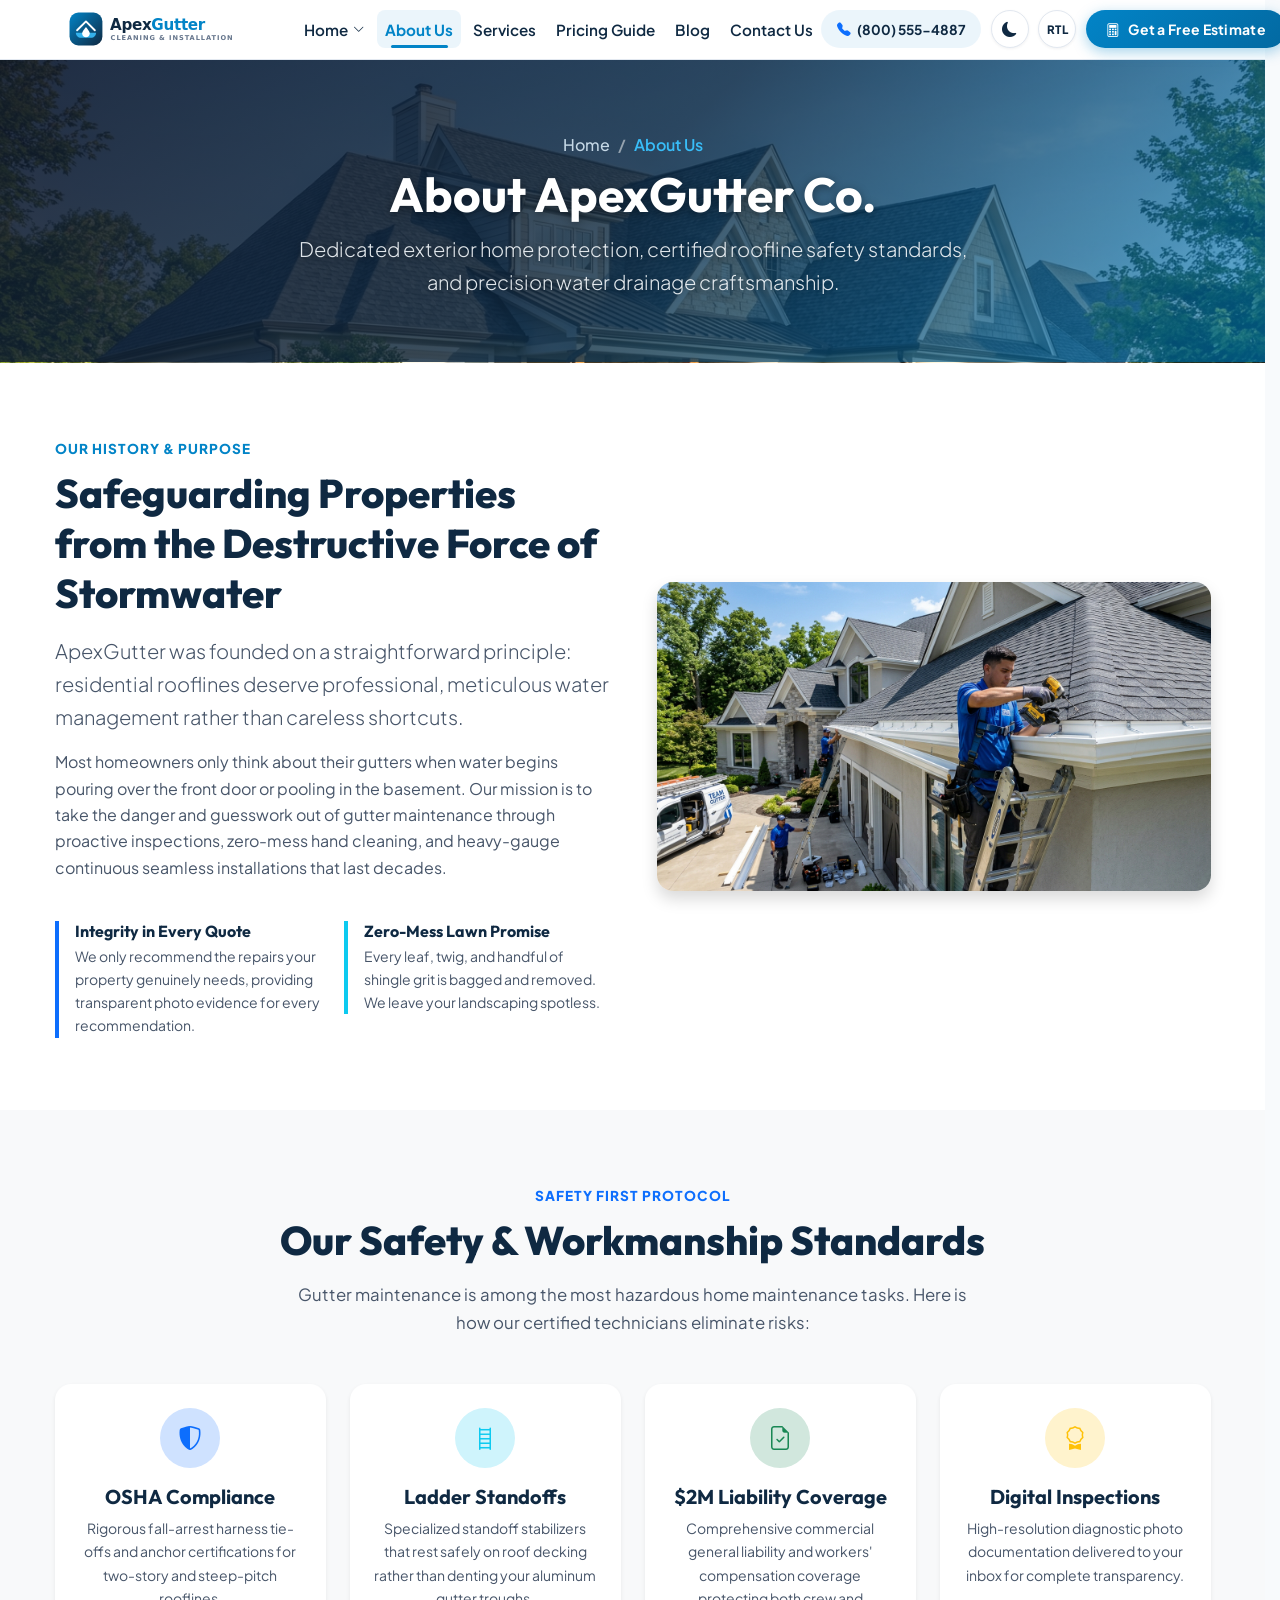
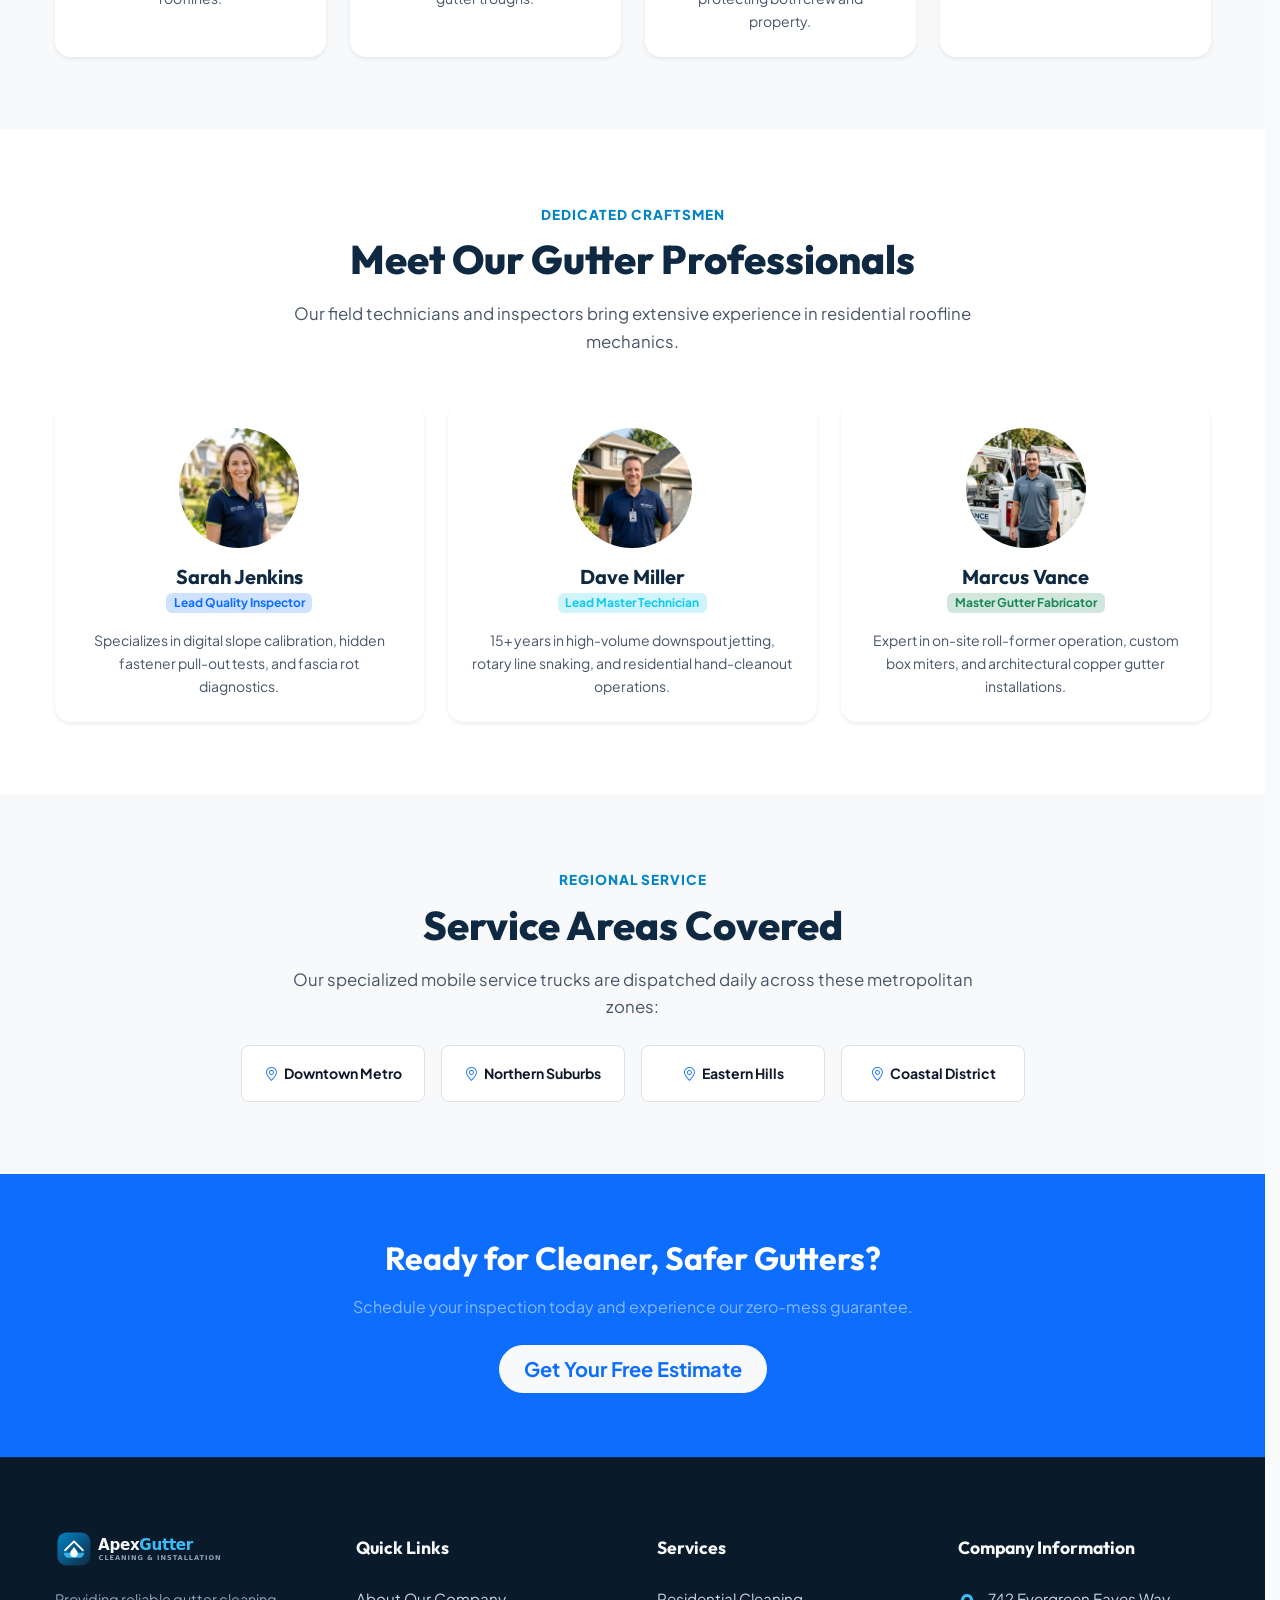
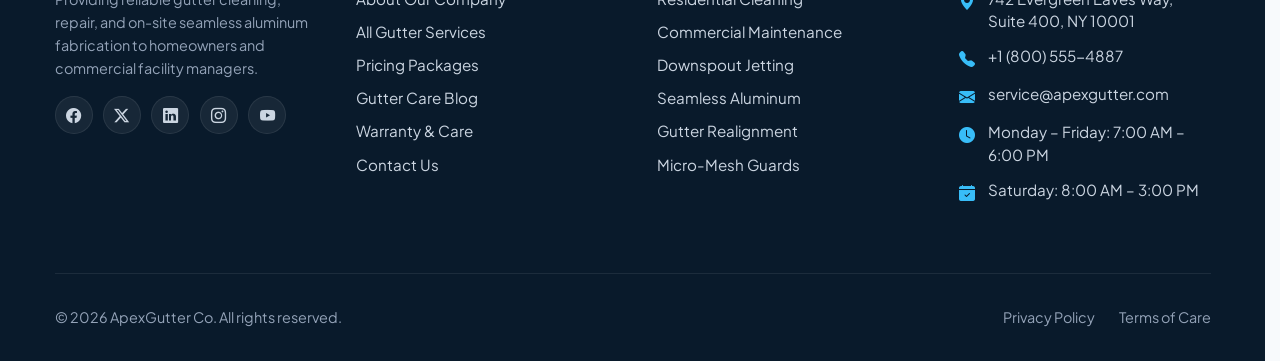
<file: about.html>
<!DOCTYPE html>
<html lang="en" data-bs-theme="light">
<head>
  <meta charset="UTF-8">
  <meta name="viewport" content="width=device-width, initial-scale=1.0">
  <title>About Us | ApexGutter Professional Gutter Services</title>
  <meta name="description" content="Learn about ApexGutter's OSHA-compliant safety standards, certified gutter technicians, 10-year craftsmanship warranties, and customer-first service commitment.">
  <meta name="keywords" content="about apexgutter, licensed gutter contractor, gutter safety standards, gutter company warranty">
  <meta name="theme-color" content="#0284c7">
  <link rel="icon" type="image/svg+xml" href="assets/images/logo/favicon.svg">

  <!-- Google Fonts: Inter, Outfit, Plus Jakarta Sans -->
  <link rel="preconnect" href="https://fonts.googleapis.com">
  <link rel="preconnect" href="https://fonts.gstatic.com" crossorigin>
  <link href="https://fonts.googleapis.com/css2?family=Inter:wght@300;400;500;600;700&family=Outfit:wght@500;600;700;800&family=Plus+Jakarta+Sans:wght@400;500;600;700&display=swap" rel="stylesheet">

  <!-- Vendor CSS: Bootstrap 5.3.3 & Bootstrap Icons (Local with CDN fallback) -->
  <link rel="stylesheet" href="assets/vendor/bootstrap/bootstrap.min.css">
  <link rel="stylesheet" href="https://cdn.jsdelivr.net/npm/bootstrap@5.3.3/dist/css/bootstrap.min.css">
  <link rel="stylesheet" href="assets/vendor/bootstrap-icons/bootstrap-icons.min.css">
  <link rel="stylesheet" href="https://cdn.jsdelivr.net/npm/bootstrap-icons@1.11.3/font/bootstrap-icons.min.css">

  <!-- Custom Core & Utility CSS -->
  <link rel="stylesheet" href="assets/css/style.css">
  <link rel="stylesheet" href="assets/css/dark.css">
  <link rel="stylesheet" href="assets/css/rtl.css" id="rtlStylesheet">
  <link rel="stylesheet" href="assets/css/responsive.css">
<script>(function(){try{var t=localStorage.getItem('apexgutter_theme');if(!t&&window.matchMedia&&window.matchMedia('(prefers-color-scheme: dark)').matches){t='dark';}if(t){document.documentElement.setAttribute('data-bs-theme',t);}var r=localStorage.getItem('apexgutter_rtl')==='true';if(r){document.documentElement.setAttribute('dir','rtl');document.documentElement.setAttribute('lang','ar');}else{document.documentElement.setAttribute('dir','ltr');document.documentElement.setAttribute('lang','en');}}catch(e){}})();</script>
</head>
<body>

    <!-- Single Unified Navigation Header -->
  <header class="site-header sticky-top" id="siteHeader">
    <nav class="navbar navbar-expand-lg" aria-label="Main navigation">
      <div class="container">
        <!-- Brand Logo -->
        <a class="navbar-brand d-flex align-items-center" href="index.html" aria-label="ApexGutter Home">
          <img src="assets/images/logo/logo.svg" alt="ApexGutter Logo" class="brand-logo-img">
        </a>

        <!-- Right Quick Controls on Mobile (Theme, RTL, Hamburger) -->
        <div class="d-flex align-items-center gap-2 d-lg-none ms-auto me-2">
          <button class="nav-icon-btn theme-toggle-btn" type="button" aria-label="Toggle dark mode" title="Toggle Theme">
            <i class="bi bi-moon-fill theme-icon"></i>
          </button>
          <button class="nav-icon-btn nav-rtl-btn rtl-toggle-btn" type="button" aria-label="Toggle text direction" title="Toggle RTL">
            <span class="rtl-badge-text">RTL</span>
          </button>
        </div>

        <!-- Mobile Hamburger Toggler -->
        <button class="navbar-toggler border-0 shadow-none p-1" type="button" data-bs-toggle="offcanvas" data-bs-target="#mobileNav" aria-controls="mobileNav" aria-expanded="false" aria-label="Toggle navigation">
          <i class="bi bi-list fs-1 text-primary"></i>
        </button>

        <!-- Desktop Navigation Items -->
        <div class="collapse navbar-collapse d-none d-lg-flex" id="desktopNav">
          <ul class="navbar-nav me-auto align-items-center gap-1">
            <!-- Home Dropdown (Closed by default) -->
            <li class="nav-item dropdown home-dropdown-nav">
              <a class="nav-link dropdown-toggle" href="#" id="homeMenuDropdown" role="button" data-bs-toggle="dropdown" aria-expanded="false">
                <span>Home</span>
                <i class="bi bi-chevron-down" aria-hidden="true"></i>
              </a>
              <div class="dropdown-menu home-dropdown-menu shadow" aria-labelledby="homeMenuDropdown">
                <a href="index.html" class="home-dropdown-item">
                  <span class="home-item-title">General Services</span>
                  <span class="home-item-desc">Comprehensive residential gutter care &amp; water protection</span>
                </a>
                <a href="index-2.html" class="home-dropdown-item">
                  <span class="home-item-title">Rainwater &amp; Installation</span>
                  <span class="home-item-desc">Seamless extrusion, flood prevention &amp; instant estimator</span>
                </a>
              </div>
            </li>

            <li class="nav-item"><a class="nav-link active" href="about.html">About Us</a></li>
            <li class="nav-item"><a class="nav-link" href="services.html">Services</a></li>
            <li class="nav-item"><a class="nav-link" href="pricing.html">Pricing Guide</a></li>
            <li class="nav-item"><a class="nav-link" href="blog.html">Blog</a></li>
            <li class="nav-item"><a class="nav-link" href="contact.html">Contact Us</a></li>
          </ul>

          <!-- Action Items (Phone, Theme, RTL, CTA) -->
          <div class="header-actions">
            <a href="tel:+18005554887" class="nav-phone-link d-none d-xl-inline-flex align-items-center">
              <i class="bi bi-telephone-fill text-primary"></i>
              <span>(800) 555-4887</span>
            </a>

            <!-- Theme Toggle -->
            <button class="nav-icon-btn theme-toggle-btn" type="button" aria-label="Toggle dark mode" title="Toggle Light/Dark Theme">
              <i class="bi bi-moon-fill theme-icon"></i>
            </button>

            <!-- RTL Toggle -->
            <button class="nav-icon-btn nav-rtl-btn rtl-toggle-btn" type="button" aria-label="Toggle text direction" title="Toggle RTL Layout">
              <span class="rtl-badge-text">RTL</span>
            </button>

            <!-- CTA Button -->
            <button type="button" class="btn btn-cta" data-bs-toggle="modal" data-bs-target="#estimateModal">
              <i class="bi bi-calculator"></i>
              <span>Get a Free Estimate</span>
            </button>
          </div>
        </div>
      </div>
    </nav>

    <!-- Offcanvas Mobile Navigation Menu -->
    <div class="offcanvas offcanvas-end mobile-nav" tabindex="-1" id="mobileNav" aria-labelledby="mobileNavLabel">
      <div class="offcanvas-header border-bottom">
        <a href="index.html" class="text-decoration-none" id="mobileNavLabel">
          <img src="assets/images/logo/logo.svg" alt="ApexGutter Logo" class="brand-logo-img">
        </a>
        <button type="button" class="btn-close" data-bs-dismiss="offcanvas" aria-label="Close menu"></button>
      </div>
      <div class="offcanvas-body d-flex flex-column">
        <ul class="navbar-nav mb-4">
          <li class="nav-item dropdown">
            <a class="nav-link dropdown-toggle d-flex align-items-center gap-2" href="#" id="mobileHomeDropdownToggle" role="button" data-bs-toggle="dropdown" aria-expanded="false">
              <span>Home</span>
              <i class="bi bi-chevron-down" aria-hidden="true"></i>
            </a>
            <ul class="dropdown-menu border-0 shadow-none ps-3 bg-body-tertiary rounded-3" aria-labelledby="mobileHomeDropdownToggle">
              <li><a class="dropdown-item py-2 fw-semibold" href="index.html">General Services</a></li>
              <li><a class="dropdown-item py-2 fw-semibold" href="index-2.html">Rainwater &amp; Installation</a></li>
            </ul>
          </li>
          <li class="nav-item"><a class="nav-link active" href="about.html">About Us</a></li>
          <li class="nav-item"><a class="nav-link" href="services.html">Services</a></li>
          <li class="nav-item"><a class="nav-link" href="pricing.html">Pricing Guide</a></li>
          <li class="nav-item"><a class="nav-link" href="blog.html">Blog</a></li>
          <li class="nav-item"><a class="nav-link" href="contact.html">Contact Us</a></li>
        </ul>

        <div class="mt-auto pt-4 border-top">
          <button type="button" class="btn btn-cta w-100 justify-content-center mb-3" data-bs-toggle="modal" data-bs-target="#estimateModal">
            <i class="bi bi-calculator"></i>
            <span>Get a Free Estimate</span>
          </button>
          <div class="text-center small text-secondary">
            <p class="mb-1"><a href="tel:+18005554887" class="text-decoration-none text-secondary"><i class="bi bi-telephone-fill text-primary me-1"></i>(800) 555-4887</a></p>
            <p class="mb-0"><i class="bi bi-shield-check text-success me-1"></i> Licensed &amp; Fully Insured</p>
          </div>
        </div>
      </div>
    </div>
  </header>

  <main id="main">
    <!-- Breadcrumb & Header Banner -->
    <section class="page-hero-banner page-hero-about">
      <div class="container text-center">
        <nav aria-label="breadcrumb">
          <ol class="breadcrumb justify-content-center small mb-2">
            <li class="breadcrumb-item"><a href="index.html">Home</a></li>
            <li class="breadcrumb-item active" aria-current="page">About Us</li>
          </ol>
        </nav>
        <h1 class="display-5 fw-bold mb-2">About ApexGutter Co.</h1>
        <p class="lead max-w-700 mx-auto mb-0">Dedicated exterior home protection, certified roofline safety standards, and precision water drainage craftsmanship.</p>
      </div>
    </section>

    <!-- Company Story & Mission -->
    <section class="py-5 bg-white">
      <div class="container py-4">
        <div class="row align-items-center g-5">
          <div class="col-lg-6">
            <span class="section-tag">Our History &amp; Purpose</span>
            <h2 class="section-title">Safeguarding Properties from the Destructive Force of Stormwater</h2>
            <p class="text-secondary lead">
              ApexGutter was founded on a straightforward principle: residential rooflines deserve professional, meticulous water management rather than careless shortcuts.
            </p>
            <p class="text-secondary">
              Most homeowners only think about their gutters when water begins pouring over the front door or pooling in the basement. Our mission is to take the danger and guesswork out of gutter maintenance through proactive inspections, zero-mess hand cleaning, and heavy-gauge continuous seamless installations that last decades.
            </p>
            <div class="row g-4 mt-2">
              <div class="col-sm-6">
                <div class="border-start border-4 border-primary ps-3">
                  <h6 class="fw-bold mb-1">Integrity in Every Quote</h6>
                  <p class="small text-secondary mb-0">We only recommend the repairs your property genuinely needs, providing transparent photo evidence for every recommendation.</p>
                </div>
              </div>
              <div class="col-sm-6">
                <div class="border-start border-4 border-info ps-3">
                  <h6 class="fw-bold mb-1">Zero-Mess Lawn Promise</h6>
                  <p class="small text-secondary mb-0">Every leaf, twig, and handful of shingle grit is bagged and removed. We leave your landscaping spotless.</p>
                </div>
              </div>
            </div>
          </div>
          <div class="col-lg-6">
            <div class="rounded-4 overflow-hidden shadow">
              <img src="assets/images/hero/hero-seamless-gutter.jpg" alt="ApexGutter installation crew mounting custom white seamless gutters on home" class="img-fluid w-100" style="max-height:480px;object-fit:cover;">
            </div>
          </div>
        </div>
      </div>
    </section>

    <!-- Safety & Workmanship Standards -->
    <section class="py-5 bg-body-tertiary">
      <div class="container py-4">
        <div class="text-center mb-5">
          <span class="section-tag text-primary">Safety First Protocol</span>
          <h2 class="section-title">Our Safety &amp; Workmanship Standards</h2>
          <p class="section-subtitle">Gutter maintenance is among the most hazardous home maintenance tasks. Here is how our certified technicians eliminate risks:</p>
        </div>
        <div class="row g-4">
          <div class="col-md-6 col-lg-3">
            <div class="card h-100 border-0 shadow-sm p-4 text-center rounded-4">
              <div class="rounded-circle bg-primary-subtle text-primary d-flex align-items-center justify-content-center mx-auto mb-3" style="width:60px;height:60px;">
                <i class="bi bi-shield-shaded fs-4"></i>
              </div>
              <h5 class="fw-bold mb-2">OSHA Compliance</h5>
              <p class="small text-secondary mb-0">Rigorous fall-arrest harness tie-offs and anchor certifications for two-story and steep-pitch rooflines.</p>
            </div>
          </div>
          <div class="col-md-6 col-lg-3">
            <div class="card h-100 border-0 shadow-sm p-4 text-center rounded-4">
              <div class="rounded-circle bg-info-subtle text-info d-flex align-items-center justify-content-center mx-auto mb-3" style="width:60px;height:60px;">
                <i class="bi bi-ladder fs-4"></i>
              </div>
              <h5 class="fw-bold mb-2">Ladder Standoffs</h5>
              <p class="small text-secondary mb-0">Specialized standoff stabilizers that rest safely on roof decking rather than denting your aluminum gutter troughs.</p>
            </div>
          </div>
          <div class="col-md-6 col-lg-3">
            <div class="card h-100 border-0 shadow-sm p-4 text-center rounded-4">
              <div class="rounded-circle bg-success-subtle text-success d-flex align-items-center justify-content-center mx-auto mb-3" style="width:60px;height:60px;">
                <i class="bi bi-file-earmark-check fs-4"></i>
              </div>
              <h5 class="fw-bold mb-2">$2M Liability Coverage</h5>
              <p class="small text-secondary mb-0">Comprehensive commercial general liability and workers' compensation coverage protecting both crew and property.</p>
            </div>
          </div>
          <div class="col-md-6 col-lg-3">
            <div class="card h-100 border-0 shadow-sm p-4 text-center rounded-4">
              <div class="rounded-circle bg-warning-subtle text-warning d-flex align-items-center justify-content-center mx-auto mb-3" style="width:60px;height:60px;">
                <i class="bi bi-award fs-4"></i>
              </div>
              <h5 class="fw-bold mb-2">Digital Inspections</h5>
              <p class="small text-secondary mb-0">High-resolution diagnostic photo documentation delivered to your inbox for complete transparency.</p>
            </div>
          </div>
        </div>
      </div>
    </section>

    <!-- Professional Service Team -->
    <section class="py-5 bg-white">
      <div class="container py-4">
        <div class="text-center mb-5">
          <span class="section-tag">Dedicated Craftsmen</span>
          <h2 class="section-title">Meet Our Gutter Professionals</h2>
          <p class="section-subtitle">Our field technicians and inspectors bring extensive experience in residential roofline mechanics.</p>
        </div>
        <div class="row g-4 justify-content-center">
          <div class="col-md-6 col-lg-4">
            <div class="card h-100 border-0 shadow-sm rounded-4 overflow-hidden text-center p-4">
              <img src="assets/images/team/team-1.jpg" alt="Sarah Jenkins, Quality Inspector" class="rounded-circle mx-auto mb-3" style="width:120px;height:120px;object-fit:cover;">
              <h5 class="fw-bold mb-1">Sarah Jenkins</h5>
              <span class="badge bg-primary-subtle text-primary mb-3 align-self-center">Lead Quality Inspector</span>
              <p class="small text-secondary mb-0">Specializes in digital slope calibration, hidden fastener pull-out tests, and fascia rot diagnostics.</p>
            </div>
          </div>
          <div class="col-md-6 col-lg-4">
            <div class="card h-100 border-0 shadow-sm rounded-4 overflow-hidden text-center p-4">
              <img src="assets/images/team/team-2.jpg" alt="Dave Miller, Lead Master Technician" class="rounded-circle mx-auto mb-3" style="width:120px;height:120px;object-fit:cover;">
              <h5 class="fw-bold mb-1">Dave Miller</h5>
              <span class="badge bg-info-subtle text-info mb-3 align-self-center">Lead Master Technician</span>
              <p class="small text-secondary mb-0">15+ years in high-volume downspout jetting, rotary line snaking, and residential hand-cleanout operations.</p>
            </div>
          </div>
          <div class="col-md-6 col-lg-4">
            <div class="card h-100 border-0 shadow-sm rounded-4 overflow-hidden text-center p-4">
              <img src="assets/images/team/team-3.jpg" alt="Marcus Vance, Master Gutter Fabricator" class="rounded-circle mx-auto mb-3" style="width:120px;height:120px;object-fit:cover;">
              <h5 class="fw-bold mb-1">Marcus Vance</h5>
              <span class="badge bg-success-subtle text-success mb-3 align-self-center">Master Gutter Fabricator</span>
              <p class="small text-secondary mb-0">Expert in on-site roll-former operation, custom box miters, and architectural copper gutter installations.</p>
            </div>
          </div>
        </div>
      </div>
    </section>

    <!-- Service Areas Covered -->
    <section class="py-5 bg-body-tertiary">
      <div class="container py-4 text-center">
        <span class="section-tag">Regional Service</span>
        <h2 class="section-title">Service Areas Covered</h2>
        <p class="section-subtitle mb-4">Our specialized mobile service trucks are dispatched daily across these metropolitan zones:</p>
        <div class="row g-3 justify-content-center max-w-800 mx-auto">
          <div class="col-sm-6 col-md-3">
            <div class="p-3 bg-white border rounded-3 small fw-bold">
              <i class="bi bi-geo-alt text-primary me-1"></i> Downtown Metro
            </div>
          </div>
          <div class="col-sm-6 col-md-3">
            <div class="p-3 bg-white border rounded-3 small fw-bold">
              <i class="bi bi-geo-alt text-primary me-1"></i> Northern Suburbs
            </div>
          </div>
          <div class="col-sm-6 col-md-3">
            <div class="p-3 bg-white border rounded-3 small fw-bold">
              <i class="bi bi-geo-alt text-primary me-1"></i> Eastern Hills
            </div>
          </div>
          <div class="col-sm-6 col-md-3">
            <div class="p-3 bg-white border rounded-3 small fw-bold">
              <i class="bi bi-geo-alt text-primary me-1"></i> Coastal District
            </div>
          </div>
        </div>
      </div>
    </section>

    <!-- Call to action -->
    <section class="py-5 bg-primary text-white text-center">
      <div class="container py-3">
        <h2 class="fw-bold mb-3 text-white">Ready for Cleaner, Safer Gutters?</h2>
        <p class="text-white-50 mb-4 max-w-600 mx-auto">Schedule your inspection today and experience our zero-mess guarantee.</p>
        <button type="button" class="btn btn-light btn-lg rounded-pill px-4 fw-bold text-primary" data-bs-toggle="modal" data-bs-target="#estimateModal">
          Get Your Free Estimate
        </button>
      </div>
    </section>
  </main>

  <!-- Site Footer -->
  <footer class="site-footer">
    <div class="container">
      <div class="row g-4 g-lg-5">
        <div class="col-lg-3 col-md-6 mb-4 mb-lg-0">
          <div class="footer-brand-wrap">
            <a href="index.html" aria-label="ApexGutter Home">
              <img src="assets/images/logo/logo-dark.svg" alt="ApexGutter Logo" class="brand-logo-img">
            </a>
          </div>
          <p class="small text-secondary mb-3">
            Providing reliable gutter cleaning, repair, and on-site seamless aluminum fabrication to homeowners and commercial facility managers.
          </p>
          <div class="footer-social">
            <a href="https://facebook.com" target="_blank" rel="noopener noreferrer" class="footer-social-link" aria-label="Facebook"><i class="bi bi-facebook"></i></a>
            <a href="https://twitter.com" target="_blank" rel="noopener noreferrer" class="footer-social-link" aria-label="Twitter X"><i class="bi bi-twitter-x"></i></a>
            <a href="https://linkedin.com" target="_blank" rel="noopener noreferrer" class="footer-social-link" aria-label="LinkedIn"><i class="bi bi-linkedin"></i></a>
            <a href="https://instagram.com" target="_blank" rel="noopener noreferrer" class="footer-social-link" aria-label="Instagram"><i class="bi bi-instagram"></i></a>
            <a href="https://youtube.com" target="_blank" rel="noopener noreferrer" class="footer-social-link" aria-label="YouTube"><i class="bi bi-youtube"></i></a>
          </div>
        </div>
        <div class="col-lg-3 col-md-6 mb-4 mb-lg-0">
          <h5>Quick Links</h5>
          <ul class="footer-links">
            <li><a href="about.html">About Our Company</a></li>
            <li><a href="services.html">All Gutter Services</a></li>
            <li><a href="pricing.html">Pricing Packages</a></li>
            <li><a href="blog.html">Gutter Care Blog</a></li>
            <li><a href="terms-of-care.html">Warranty &amp; Care</a></li>
            <li><a href="contact.html">Contact Us</a></li>
          </ul>
        </div>
        <div class="col-lg-3 col-md-6 mb-4 mb-lg-0">
          <h5>Services</h5>
          <ul class="footer-links">
            <li><a href="service-details.html?service=residential-cleaning">Residential Cleaning</a></li>
            <li><a href="service-details.html?service=commercial-cleaning">Commercial Maintenance</a></li>
            <li><a href="service-details.html?service=downspout-cleaning">Downspout Jetting</a></li>
            <li><a href="service-details.html?service=seamless-installation">Seamless Aluminum</a></li>
            <li><a href="service-details.html?service=gutter-repair">Gutter Realignment</a></li>
            <li><a href="service-details.html?service=gutter-guards">Micro-Mesh Guards</a></li>
          </ul>
        </div>
        <div class="col-lg-3 col-md-6 mb-4 mb-lg-0">
          <h5>Company Information</h5>
          <ul class="footer-links footer-contact-list">
            <li>
              <i class="bi bi-geo-alt-fill footer-contact-icon"></i>
              <span>742 Evergreen Eaves Way,<br>Suite 400, NY 10001</span>
            </li>
            <li>
              <i class="bi bi-telephone-fill footer-contact-icon"></i>
              <a href="tel:+18005554887"><bdi>+1 (800) 555-4887</bdi></a>
            </li>
            <li>
              <i class="bi bi-envelope-fill footer-contact-icon"></i>
              <a href="mailto:service@apexgutter.com"><bdi>service@apexgutter.com</bdi></a>
            </li>
            <li>
              <i class="bi bi-clock-fill footer-contact-icon"></i>
              <span>Monday – Friday: <bdi>7:00 AM – 6:00 PM</bdi></span>
            </li>
            <li>
              <i class="bi bi-calendar-check-fill footer-contact-icon"></i>
              <span>Saturday: <bdi>8:00 AM – 3:00 PM</bdi></span>
            </li>
          </ul>
        </div>
      </div>
      <div class="footer-bottom d-flex flex-wrap justify-content-between align-items-center gap-3">
        <p class="mb-0 text-secondary" dir="auto">&copy; 2026 ApexGutter Co. All rights reserved.</p>
        <div class="d-flex align-items-center gap-4 text-secondary small">
          <a href="privacy-policy.html" class="footer-bottom-link">Privacy Policy</a>
          <a href="terms-of-care.html" class="footer-bottom-link">Terms of Care</a>
        </div>
      </div>
    </div>
  </footer>

  <!-- Floating Back To Top Button -->
  <button id="backToTopBtn" class="back-to-top-btn" aria-label="Scroll back to top" title="Back to top">
    <i class="bi bi-chevron-up"></i>
  </button>

  <!-- Free Estimate Request Modal -->
  <div class="modal fade" id="estimateModal" tabindex="-1" aria-labelledby="estimateModalLabel" aria-hidden="true">
    <div class="modal-dialog modal-dialog-centered modal-lg">
      <div class="modal-content rounded-4 border-0 shadow-lg overflow-hidden">
        <div class="modal-header bg-primary text-white py-3">
          <h5 class="modal-title d-flex align-items-center gap-2" id="estimateModalLabel">
            <i class="bi bi-calculator"></i>
            <span>Request a Free Gutter Estimate</span>
          </h5>
          <button type="button" class="btn-close btn-close-white" data-bs-dismiss="modal" aria-label="Close"></button>
        </div>
        <div class="modal-body p-4">
          <form id="modalEstimateForm" class="needs-validation" novalidate>
            <div class="row g-3">
              <div class="col-md-6">
                <label for="modalFullName" class="form-label small fw-bold">Full Name *</label>
                <input type="text" class="form-control" id="modalFullName" name="name" placeholder="John Smith" required>
                <div class="invalid-feedback">Please enter your name.</div>
              </div>
              <div class="col-md-6">
                <label for="modalEmail" class="form-label small fw-bold">Email Address *</label>
                <input type="email" class="form-control" id="modalEmail" name="email" placeholder="john@example.com" required>
                <div class="invalid-feedback">Please enter a valid email address.</div>
              </div>
              <div class="col-md-6">
                <label for="modalPhone" class="form-label small fw-bold">Phone Number *</label>
                <input type="tel" class="form-control" id="modalPhone" name="phone" placeholder="(555) 000-0000" required>
                <div class="invalid-feedback">Please enter a valid 10-digit phone number.</div>
              </div>
              <div class="col-md-6">
                <label for="modalServiceType" class="form-label small fw-bold">Service Required *</label>
                <select class="form-select" id="modalServiceType" name="service" required>
                  <option value="" selected disabled>Select a gutter service...</option>
                  <option value="residential-cleaning">Residential Gutter Cleaning &amp; Flush</option>
                  <option value="commercial-cleaning">Commercial Gutter Maintenance</option>
                  <option value="downspout-cleaning">Downspout Cleaning &amp; Jetting</option>
                  <option value="seamless-installation">Seamless Aluminum Installation</option>
                  <option value="gutter-repair">Gutter Repair &amp; Realignment</option>
                  <option value="gutter-guards">Micro-Mesh Gutter Guards</option>
                  <option value="gutter-inspection">Multi-Point Gutter Inspection</option>
                  <option value="seasonal-maintenance">Seasonal Maintenance Membership</option>
                </select>
                <div class="invalid-feedback">Please choose a service.</div>
              </div>
              <div class="col-12">
                <label for="modalMessage" class="form-label small fw-bold">Property Details / Estimate Notes</label>
                <textarea class="form-control" id="modalMessage" name="message" rows="3" placeholder="Approximate home stories, linear footage, or specific water issues..."></textarea>
              </div>
              <div class="col-12">
                <div class="form-check">
                  <input class="form-check-input" type="checkbox" value="agreed" id="modalPrivacyAgree" name="agree" required>
                  <label class="form-check-label small text-secondary" for="modalPrivacyAgree">
                    I agree to receive a free estimate and accept the terms of exterior demonstration service.
                  </label>
                  <div class="invalid-feedback">You must check the agreement box before submitting.</div>
                </div>
              </div>
            </div>
            <div class="d-flex justify-content-end gap-2 mt-4 pt-3 border-top">
              <button type="button" class="btn btn-outline-secondary rounded-pill px-4" data-bs-dismiss="modal">Cancel</button>
              <button type="submit" class="btn btn-primary rounded-pill px-4 fw-bold">
                <i class="bi bi-send me-1"></i> Submit Demo Request
              </button>
            </div>
          </form>
        </div>
      </div>
    </div>
  </div>

  <!-- Scripts -->
  <script src="assets/vendor/bootstrap/bootstrap.bundle.min.js"></script>
  <script>if (typeof bootstrap === "undefined") { document.write('<script src="https://cdn.jsdelivr.net/npm/bootstrap@5.3.3/dist/js/bootstrap.bundle.min.js"><\/script>'); }</script>
  <script src="assets/js/services-data.js"></script>
  <script src="assets/js/blog-data.js"></script>
  <script src="assets/js/calculator.js"></script>
  <script src="assets/js/form-validation.js"></script>
  <script src="assets/js/main.js"></script>
</body>
</html>
</file>
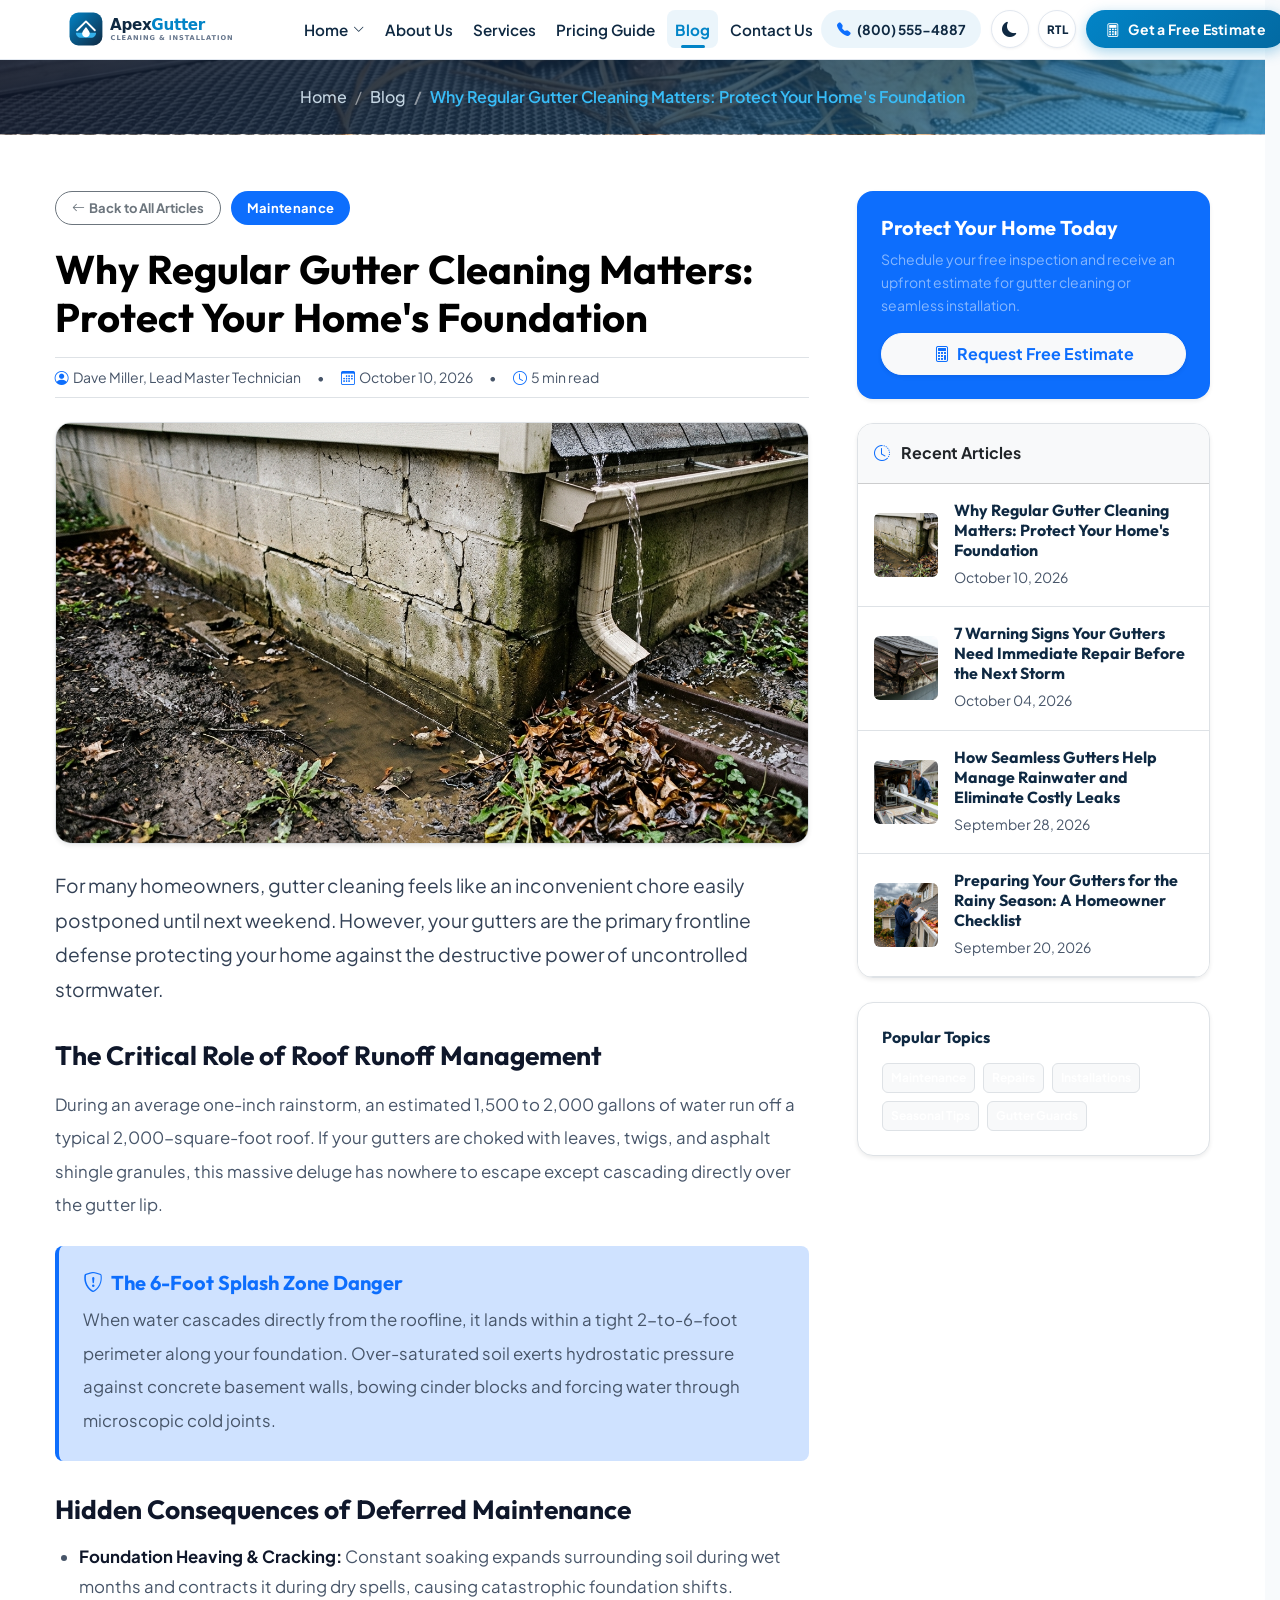
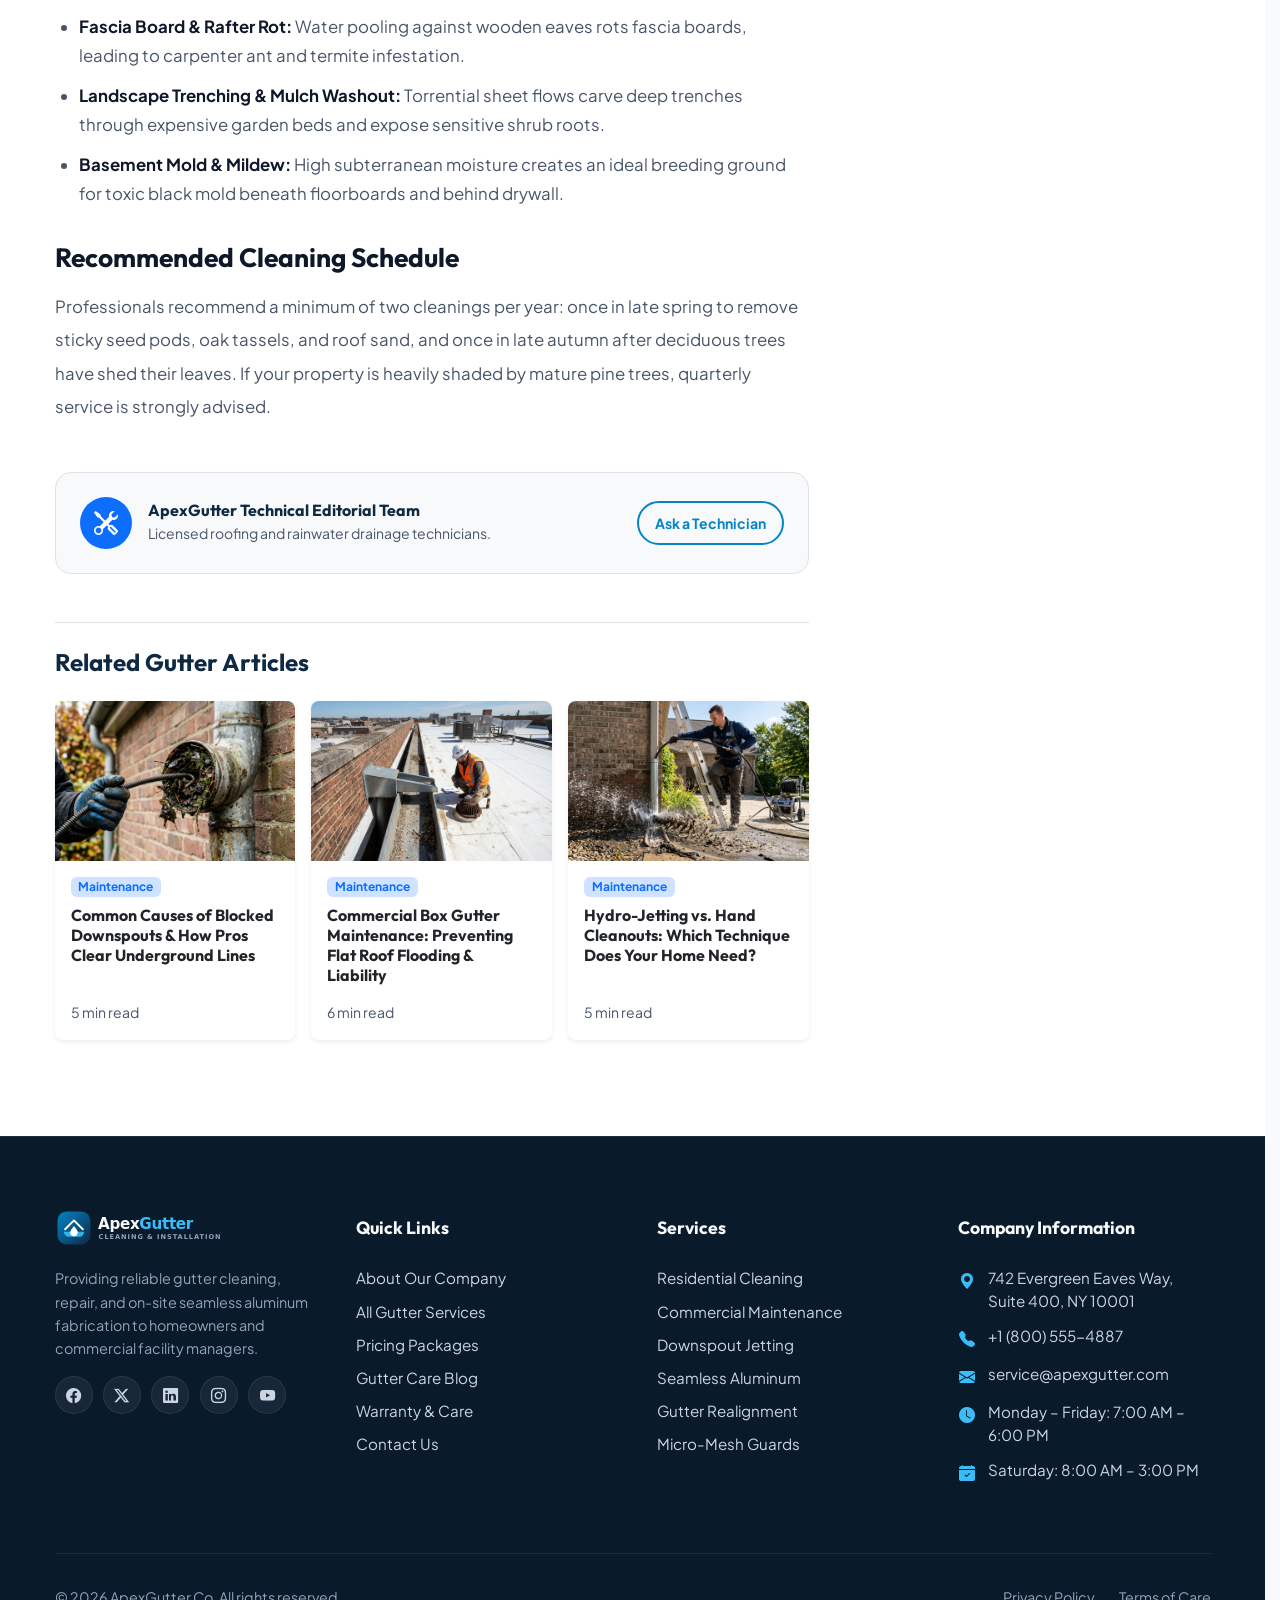
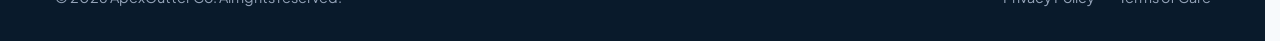
<file: blog-details.html>
<!DOCTYPE html>
<html lang="en" data-bs-theme="light">
<head>
  <meta charset="UTF-8">
  <meta name="viewport" content="width=device-width, initial-scale=1.0">
  <title>Blog Details | ApexGutter Water Damage Prevention Insights</title>
  <meta name="description" content="Read in-depth articles on gutter maintenance, seasonal overflow prevention, and protecting your home foundation from roof runoff.">
  <meta name="keywords" content="gutter overflow signs, foundation water damage, gutter pitch angle, roof drainage">
  <meta name="theme-color" content="#0284c7">
  <link rel="icon" type="image/svg+xml" href="assets/images/logo/favicon.svg">

  <!-- Google Fonts: Inter, Outfit, Plus Jakarta Sans -->
  <link rel="preconnect" href="https://fonts.googleapis.com">
  <link rel="preconnect" href="https://fonts.gstatic.com" crossorigin>
  <link href="https://fonts.googleapis.com/css2?family=Inter:wght@300;400;500;600;700&family=Outfit:wght@500;600;700;800&family=Plus+Jakarta+Sans:wght@400;500;600;700&display=swap" rel="stylesheet">

  <!-- Vendor CSS: Bootstrap 5.3.3 & Bootstrap Icons (Local with CDN fallback) -->
  <link rel="stylesheet" href="assets/vendor/bootstrap/bootstrap.min.css">
  <link rel="stylesheet" href="https://cdn.jsdelivr.net/npm/bootstrap@5.3.3/dist/css/bootstrap.min.css">
  <link rel="stylesheet" href="assets/vendor/bootstrap-icons/bootstrap-icons.min.css">
  <link rel="stylesheet" href="https://cdn.jsdelivr.net/npm/bootstrap-icons@1.11.3/font/bootstrap-icons.min.css">

  <!-- Custom Core & Utility CSS -->
  <link rel="stylesheet" href="assets/css/style.css">
  <link rel="stylesheet" href="assets/css/dark.css">
  <link rel="stylesheet" href="assets/css/rtl.css" id="rtlStylesheet">
  <link rel="stylesheet" href="assets/css/responsive.css">
<script>(function(){try{var t=localStorage.getItem('apexgutter_theme');if(!t&&window.matchMedia&&window.matchMedia('(prefers-color-scheme: dark)').matches){t='dark';}if(t){document.documentElement.setAttribute('data-bs-theme',t);}var r=localStorage.getItem('apexgutter_rtl')==='true';if(r){document.documentElement.setAttribute('dir','rtl');document.documentElement.setAttribute('lang','ar');}else{document.documentElement.setAttribute('dir','ltr');document.documentElement.setAttribute('lang','en');}}catch(e){}})();</script>
</head>
<body>

    <!-- Single Unified Navigation Header -->
  <header class="site-header sticky-top" id="siteHeader">
    <nav class="navbar navbar-expand-lg" aria-label="Main navigation">
      <div class="container">
        <!-- Brand Logo -->
        <a class="navbar-brand d-flex align-items-center" href="index.html" aria-label="ApexGutter Home">
          <img src="assets/images/logo/logo.svg" alt="ApexGutter Logo" class="brand-logo-img">
        </a>

        <!-- Right Quick Controls on Mobile (Theme, RTL, Hamburger) -->
        <div class="d-flex align-items-center gap-2 d-lg-none ms-auto me-2">
          <button class="nav-icon-btn theme-toggle-btn" type="button" aria-label="Toggle dark mode" title="Toggle Theme">
            <i class="bi bi-moon-fill theme-icon"></i>
          </button>
          <button class="nav-icon-btn nav-rtl-btn rtl-toggle-btn" type="button" aria-label="Toggle text direction" title="Toggle RTL">
            <span class="rtl-badge-text">RTL</span>
          </button>
        </div>

        <!-- Mobile Hamburger Toggler -->
        <button class="navbar-toggler border-0 shadow-none p-1" type="button" data-bs-toggle="offcanvas" data-bs-target="#mobileNav" aria-controls="mobileNav" aria-expanded="false" aria-label="Toggle navigation">
          <i class="bi bi-list fs-1 text-primary"></i>
        </button>

        <!-- Desktop Navigation Items -->
        <div class="collapse navbar-collapse d-none d-lg-flex" id="desktopNav">
          <ul class="navbar-nav me-auto align-items-center gap-1">
            <!-- Home Dropdown (Closed by default) -->
            <li class="nav-item dropdown home-dropdown-nav">
              <a class="nav-link dropdown-toggle" href="#" id="homeMenuDropdown" role="button" data-bs-toggle="dropdown" aria-expanded="false">
                <span>Home</span>
                <i class="bi bi-chevron-down" aria-hidden="true"></i>
              </a>
              <div class="dropdown-menu home-dropdown-menu shadow" aria-labelledby="homeMenuDropdown">
                <a href="index.html" class="home-dropdown-item">
                  <span class="home-item-title">General Services</span>
                  <span class="home-item-desc">Comprehensive residential gutter care &amp; water protection</span>
                </a>
                <a href="index-2.html" class="home-dropdown-item">
                  <span class="home-item-title">Rainwater &amp; Installation</span>
                  <span class="home-item-desc">Seamless extrusion, flood prevention &amp; instant estimator</span>
                </a>
              </div>
            </li>

            <li class="nav-item"><a class="nav-link" href="about.html">About Us</a></li>
            <li class="nav-item"><a class="nav-link" href="services.html">Services</a></li>
            <li class="nav-item"><a class="nav-link" href="pricing.html">Pricing Guide</a></li>
            <li class="nav-item"><a class="nav-link active" href="blog.html">Blog</a></li>
            <li class="nav-item"><a class="nav-link" href="contact.html">Contact Us</a></li>
          </ul>

          <!-- Action Items (Phone, Theme, RTL, CTA) -->
          <div class="header-actions">
            <a href="tel:+18005554887" class="nav-phone-link d-none d-xl-inline-flex align-items-center">
              <i class="bi bi-telephone-fill text-primary"></i>
              <span>(800) 555-4887</span>
            </a>

            <!-- Theme Toggle -->
            <button class="nav-icon-btn theme-toggle-btn" type="button" aria-label="Toggle dark mode" title="Toggle Light/Dark Theme">
              <i class="bi bi-moon-fill theme-icon"></i>
            </button>

            <!-- RTL Toggle -->
            <button class="nav-icon-btn nav-rtl-btn rtl-toggle-btn" type="button" aria-label="Toggle text direction" title="Toggle RTL Layout">
              <span class="rtl-badge-text">RTL</span>
            </button>

            <!-- CTA Button -->
            <button type="button" class="btn btn-cta" data-bs-toggle="modal" data-bs-target="#estimateModal">
              <i class="bi bi-calculator"></i>
              <span>Get a Free Estimate</span>
            </button>
          </div>
        </div>
      </div>
    </nav>

    <!-- Offcanvas Mobile Navigation Menu -->
    <div class="offcanvas offcanvas-end mobile-nav" tabindex="-1" id="mobileNav" aria-labelledby="mobileNavLabel">
      <div class="offcanvas-header border-bottom">
        <a href="index.html" class="text-decoration-none" id="mobileNavLabel">
          <img src="assets/images/logo/logo.svg" alt="ApexGutter Logo" class="brand-logo-img">
        </a>
        <button type="button" class="btn-close" data-bs-dismiss="offcanvas" aria-label="Close menu"></button>
      </div>
      <div class="offcanvas-body d-flex flex-column">
        <ul class="navbar-nav mb-4">
          <li class="nav-item dropdown">
            <a class="nav-link dropdown-toggle d-flex align-items-center gap-2" href="#" id="mobileHomeDropdownToggle" role="button" data-bs-toggle="dropdown" aria-expanded="false">
              <span>Home</span>
              <i class="bi bi-chevron-down" aria-hidden="true"></i>
            </a>
            <ul class="dropdown-menu border-0 shadow-none ps-3 bg-body-tertiary rounded-3" aria-labelledby="mobileHomeDropdownToggle">
              <li><a class="dropdown-item py-2 fw-semibold" href="index.html">General Services</a></li>
              <li><a class="dropdown-item py-2 fw-semibold" href="index-2.html">Rainwater &amp; Installation</a></li>
            </ul>
          </li>
          <li class="nav-item"><a class="nav-link" href="about.html">About Us</a></li>
          <li class="nav-item"><a class="nav-link" href="services.html">Services</a></li>
          <li class="nav-item"><a class="nav-link" href="pricing.html">Pricing Guide</a></li>
          <li class="nav-item"><a class="nav-link active" href="blog.html">Blog</a></li>
          <li class="nav-item"><a class="nav-link" href="contact.html">Contact Us</a></li>
        </ul>

        <div class="mt-auto pt-4 border-top">
          <button type="button" class="btn btn-cta w-100 justify-content-center mb-3" data-bs-toggle="modal" data-bs-target="#estimateModal">
            <i class="bi bi-calculator"></i>
            <span>Get a Free Estimate</span>
          </button>
          <div class="text-center small text-secondary">
            <p class="mb-1"><a href="tel:+18005554887" class="text-decoration-none text-secondary"><i class="bi bi-telephone-fill text-primary me-1"></i>(800) 555-4887</a></p>
            <p class="mb-0"><i class="bi bi-shield-check text-success me-1"></i> Licensed &amp; Fully Insured</p>
          </div>
        </div>
      </div>
    </div>
  </header>

  <main id="main">
    <!-- Breadcrumb & Header Banner -->
    <section class="page-hero-banner page-hero-blog-details py-4">
      <div class="container text-center">
        <nav aria-label="breadcrumb">
          <ol class="breadcrumb justify-content-center small mb-0">
            <li class="breadcrumb-item"><a href="index.html">Home</a></li>
            <li class="breadcrumb-item"><a href="blog.html">Blog</a></li>
            <li class="breadcrumb-item active" aria-current="page" id="breadcrumbBlogTitle">Why Regular Gutter Cleaning Matters</li>
          </ol>
        </nav>
      </div>
    </section>

    <!-- Main Article Body -->
    <section class="py-5 bg-white">
      <div class="container py-2">
        <div class="row g-5">
          <!-- Main Content Column -->
          <div class="col-lg-8">
            <div class="mb-4">
              <div class="blog-article-meta-header">
                <a href="blog.html" class="btn btn-sm btn-outline-secondary rounded-pill blog-back-btn">
                  <i class="bi bi-arrow-left me-1"></i> Back to All Articles
                </a>
                <span class="badge bg-primary rounded-pill blog-category-badge" id="blogArticleCategory">Maintenance</span>
              </div>
              <h1 class="display-6 fw-bold mb-3 text-body-emphasis" id="blogArticleTitle">Why Regular Gutter Cleaning Matters: Protect Your Home's Foundation</h1>
              
              <div class="d-flex flex-wrap align-items-center gap-3 text-secondary small py-2 border-top border-bottom mb-4">
                <span><i class="bi bi-person-circle me-1 text-primary"></i><span id="blogArticleAuthor">Dave Miller, Lead Master Technician</span></span>
                <span>•</span>
                <span><i class="bi bi-calendar3 me-1 text-primary"></i><span id="blogArticleDate">October 10, 2026</span></span>
                <span>•</span>
                <span><i class="bi bi-clock me-1 text-primary"></i><span id="blogArticleReadTime">5 min read</span></span>
              </div>

              <!-- Featured Image -->
              <div class="rounded-4 overflow-hidden shadow-sm mb-4 border">
                <img src="assets/images/blog/blog-foundation-protection.jpg" alt="Featured Article Image" class="img-fluid w-100" id="blogArticleImage" style="max-height:460px;object-fit:cover;">
              </div>

              <!-- Article Content -->
              <article class="article-content lh-lg text-secondary" id="blogArticleContent">
                <!-- Injected dynamically by main.js from blog-data.js -->
              </article>

              <!-- Share and Author Callout -->
              <div class="p-4 rounded-4 bg-body-tertiary border my-5 d-flex align-items-center justify-content-between flex-wrap gap-3">
                <div class="d-flex align-items-center gap-3">
                  <div class="rounded-circle bg-primary text-white p-3 d-flex align-items-center justify-content-center" style="width:52px;height:52px;">
                    <i class="bi bi-tools fs-4"></i>
                  </div>
                  <div>
                    <h6 class="fw-bold mb-0">ApexGutter Technical Editorial Team</h6>
                    <small class="text-secondary">Licensed roofing and rainwater drainage technicians.</small>
                  </div>
                </div>
                <button type="button" class="btn btn-outline-primary rounded-pill btn-sm px-3" data-bs-toggle="modal" data-bs-target="#estimateModal">
                  Ask a Technician
                </button>
              </div>

              <!-- Related Articles -->
              <div class="mt-5 pt-4 border-top">
                <h4 class="fw-bold mb-4">Related Gutter Articles</h4>
                <div class="row g-3" id="relatedPostsContainer">
                  <!-- Injected dynamically by main.js -->
                </div>
              </div>
            </div>
          </div>

          <!-- Sidebar Column -->
          <div class="col-lg-4">
            <div class="sticky-top" style="top: 100px; z-index: 10;">
              <!-- Free Quote Card -->
              <div class="card border-0 shadow-sm rounded-4 p-4 bg-primary text-white mb-4">
                <h5 class="fw-bold mb-2 text-white">Protect Your Home Today</h5>
                <p class="small text-white-50 mb-3">Schedule your free inspection and receive an upfront estimate for gutter cleaning or seamless installation.</p>
                <button type="button" class="btn btn-light fw-bold rounded-pill w-100 py-2 text-primary shadow-sm" data-bs-toggle="modal" data-bs-target="#estimateModal">
                  <i class="bi bi-calculator me-1"></i> Request Free Estimate
                </button>
              </div>

              <!-- Recent Posts List -->
              <div class="card border rounded-4 shadow-sm overflow-hidden mb-4">
                <div class="card-header bg-body-tertiary fw-bold py-3">
                  <i class="bi bi-clock-history text-primary me-2"></i> Recent Articles
                </div>
                <div class="list-group list-group-flush" id="sidebarRecentPosts">
                  <!-- Populated dynamically by main.js -->
                </div>
              </div>

              <!-- Category Tags -->
              <div class="card border rounded-4 shadow-sm p-4">
                <h6 class="fw-bold mb-3">Popular Topics</h6>
                <div class="d-flex flex-wrap gap-2">
                  <a href="blog.html?category=maintenance" class="badge bg-body-tertiary border p-2 text-decoration-none">Maintenance</a>
                  <a href="blog.html?category=repairs" class="badge bg-body-tertiary border p-2 text-decoration-none">Repairs</a>
                  <a href="blog.html?category=installations" class="badge bg-body-tertiary border p-2 text-decoration-none">Installations</a>
                  <a href="blog.html?category=seasonal tips" class="badge bg-body-tertiary border p-2 text-decoration-none">Seasonal Tips</a>
                  <a href="blog.html?category=gutter guards" class="badge bg-body-tertiary border p-2 text-decoration-none">Gutter Guards</a>
                </div>
              </div>
            </div>
          </div>
        </div>
      </div>
    </section>
  </main>

  <!-- Site Footer -->
  <footer class="site-footer">
    <div class="container">
      <div class="row g-4 g-lg-5">
        <div class="col-lg-3 col-md-6 mb-4 mb-lg-0">
          <div class="footer-brand-wrap">
            <a href="index.html" aria-label="ApexGutter Home">
              <img src="assets/images/logo/logo-dark.svg" alt="ApexGutter Logo" class="brand-logo-img">
            </a>
          </div>
          <p class="small text-secondary mb-3">
            Providing reliable gutter cleaning, repair, and on-site seamless aluminum fabrication to homeowners and commercial facility managers.
          </p>
          <div class="footer-social">
            <a href="https://facebook.com" target="_blank" rel="noopener noreferrer" class="footer-social-link" aria-label="Facebook"><i class="bi bi-facebook"></i></a>
            <a href="https://twitter.com" target="_blank" rel="noopener noreferrer" class="footer-social-link" aria-label="Twitter X"><i class="bi bi-twitter-x"></i></a>
            <a href="https://linkedin.com" target="_blank" rel="noopener noreferrer" class="footer-social-link" aria-label="LinkedIn"><i class="bi bi-linkedin"></i></a>
            <a href="https://instagram.com" target="_blank" rel="noopener noreferrer" class="footer-social-link" aria-label="Instagram"><i class="bi bi-instagram"></i></a>
            <a href="https://youtube.com" target="_blank" rel="noopener noreferrer" class="footer-social-link" aria-label="YouTube"><i class="bi bi-youtube"></i></a>
          </div>
        </div>
        <div class="col-lg-3 col-md-6 mb-4 mb-lg-0">
          <h5>Quick Links</h5>
          <ul class="footer-links">
            <li><a href="about.html">About Our Company</a></li>
            <li><a href="services.html">All Gutter Services</a></li>
            <li><a href="pricing.html">Pricing Packages</a></li>
            <li><a href="blog.html">Gutter Care Blog</a></li>
            <li><a href="terms-of-care.html">Warranty &amp; Care</a></li>
            <li><a href="contact.html">Contact Us</a></li>
          </ul>
        </div>
        <div class="col-lg-3 col-md-6 mb-4 mb-lg-0">
          <h5>Services</h5>
          <ul class="footer-links">
            <li><a href="service-details.html?service=residential-cleaning">Residential Cleaning</a></li>
            <li><a href="service-details.html?service=commercial-cleaning">Commercial Maintenance</a></li>
            <li><a href="service-details.html?service=downspout-cleaning">Downspout Jetting</a></li>
            <li><a href="service-details.html?service=seamless-installation">Seamless Aluminum</a></li>
            <li><a href="service-details.html?service=gutter-repair">Gutter Realignment</a></li>
            <li><a href="service-details.html?service=gutter-guards">Micro-Mesh Guards</a></li>
          </ul>
        </div>
        <div class="col-lg-3 col-md-6 mb-4 mb-lg-0">
          <h5>Company Information</h5>
          <ul class="footer-links footer-contact-list">
            <li>
              <i class="bi bi-geo-alt-fill footer-contact-icon"></i>
              <span>742 Evergreen Eaves Way,<br>Suite 400, NY 10001</span>
            </li>
            <li>
              <i class="bi bi-telephone-fill footer-contact-icon"></i>
              <a href="tel:+18005554887"><bdi>+1 (800) 555-4887</bdi></a>
            </li>
            <li>
              <i class="bi bi-envelope-fill footer-contact-icon"></i>
              <a href="mailto:service@apexgutter.com"><bdi>service@apexgutter.com</bdi></a>
            </li>
            <li>
              <i class="bi bi-clock-fill footer-contact-icon"></i>
              <span>Monday – Friday: <bdi>7:00 AM – 6:00 PM</bdi></span>
            </li>
            <li>
              <i class="bi bi-calendar-check-fill footer-contact-icon"></i>
              <span>Saturday: <bdi>8:00 AM – 3:00 PM</bdi></span>
            </li>
          </ul>
        </div>
      </div>
      <div class="footer-bottom d-flex flex-wrap justify-content-between align-items-center gap-3">
        <p class="mb-0 text-secondary" dir="auto">&copy; 2026 ApexGutter Co. All rights reserved.</p>
        <div class="d-flex align-items-center gap-4 text-secondary small">
          <a href="privacy-policy.html" class="footer-bottom-link">Privacy Policy</a>
          <a href="terms-of-care.html" class="footer-bottom-link">Terms of Care</a>
        </div>
      </div>
    </div>
  </footer>

  <button id="backToTopBtn" class="back-to-top-btn" aria-label="Scroll back to top" title="Back to top">
    <i class="bi bi-chevron-up"></i>
  </button>

  <!-- Free Estimate Request Modal -->
  <div class="modal fade" id="estimateModal" tabindex="-1" aria-labelledby="estimateModalLabel" aria-hidden="true">
    <div class="modal-dialog modal-dialog-centered modal-lg">
      <div class="modal-content rounded-4 border-0 shadow-lg overflow-hidden">
        <div class="modal-header bg-primary text-white py-3">
          <h5 class="modal-title d-flex align-items-center gap-2" id="estimateModalLabel">
            <i class="bi bi-calculator"></i>
            <span>Request a Free Gutter Estimate</span>
          </h5>
          <button type="button" class="btn-close btn-close-white" data-bs-dismiss="modal" aria-label="Close"></button>
        </div>
        <div class="modal-body p-4">
          <form id="modalEstimateForm" class="needs-validation" novalidate>
            <div class="row g-3">
              <div class="col-md-6">
                <label for="modalFullName" class="form-label small fw-bold">Full Name *</label>
                <input type="text" class="form-control" id="modalFullName" name="name" placeholder="John Smith" required>
                <div class="invalid-feedback">Please enter your name.</div>
              </div>
              <div class="col-md-6">
                <label for="modalEmail" class="form-label small fw-bold">Email Address *</label>
                <input type="email" class="form-control" id="modalEmail" name="email" placeholder="john@example.com" required>
                <div class="invalid-feedback">Please enter a valid email address.</div>
              </div>
              <div class="col-md-6">
                <label for="modalPhone" class="form-label small fw-bold">Phone Number *</label>
                <input type="tel" class="form-control" id="modalPhone" name="phone" placeholder="(555) 000-0000" required>
                <div class="invalid-feedback">Please enter a valid 10-digit phone number.</div>
              </div>
              <div class="col-md-6">
                <label for="modalServiceType" class="form-label small fw-bold">Service Required *</label>
                <select class="form-select" id="modalServiceType" name="service" required>
                  <option value="" selected disabled>Select a gutter service...</option>
                  <option value="residential-cleaning">Residential Gutter Cleaning &amp; Flush</option>
                  <option value="commercial-cleaning">Commercial Gutter Maintenance</option>
                  <option value="downspout-cleaning">Downspout Cleaning &amp; Jetting</option>
                  <option value="seamless-installation">Seamless Aluminum Installation</option>
                  <option value="gutter-repair">Gutter Repair &amp; Realignment</option>
                  <option value="gutter-guards">Micro-Mesh Gutter Guards</option>
                  <option value="gutter-inspection">Multi-Point Gutter Inspection</option>
                  <option value="seasonal-maintenance">Seasonal Maintenance Membership</option>
                </select>
                <div class="invalid-feedback">Please choose a service.</div>
              </div>
              <div class="col-12">
                <label for="modalMessage" class="form-label small fw-bold">Property Details / Estimate Notes</label>
                <textarea class="form-control" id="modalMessage" name="message" rows="3" placeholder="Approximate home stories, linear footage, or specific water issues..."></textarea>
              </div>
              <div class="col-12">
                <div class="form-check">
                  <input class="form-check-input" type="checkbox" value="agreed" id="modalPrivacyAgree" name="agree" required>
                  <label class="form-check-label small text-secondary" for="modalPrivacyAgree">
                    I agree to receive a free estimate and accept the terms of exterior demonstration service.
                  </label>
                  <div class="invalid-feedback">You must check the agreement box before submitting.</div>
                </div>
              </div>
            </div>
            <div class="d-flex justify-content-end gap-2 mt-4 pt-3 border-top">
              <button type="button" class="btn btn-outline-secondary rounded-pill px-4" data-bs-dismiss="modal">Cancel</button>
              <button type="submit" class="btn btn-primary rounded-pill px-4 fw-bold">
                <i class="bi bi-send me-1"></i> Submit Demo Request
              </button>
            </div>
          </form>
        </div>
      </div>
    </div>
  </div>

  <!-- Scripts -->
  <script src="assets/vendor/bootstrap/bootstrap.bundle.min.js"></script>
  <script>if (typeof bootstrap === "undefined") { document.write('<script src="https://cdn.jsdelivr.net/npm/bootstrap@5.3.3/dist/js/bootstrap.bundle.min.js"><\/script>'); }</script>
  <script src="assets/js/services-data.js"></script>
  <script src="assets/js/blog-data.js"></script>
  <script src="assets/js/calculator.js"></script>
  <script src="assets/js/form-validation.js"></script>
  <script src="assets/js/main.js"></script>
</body>
</html>
</file>
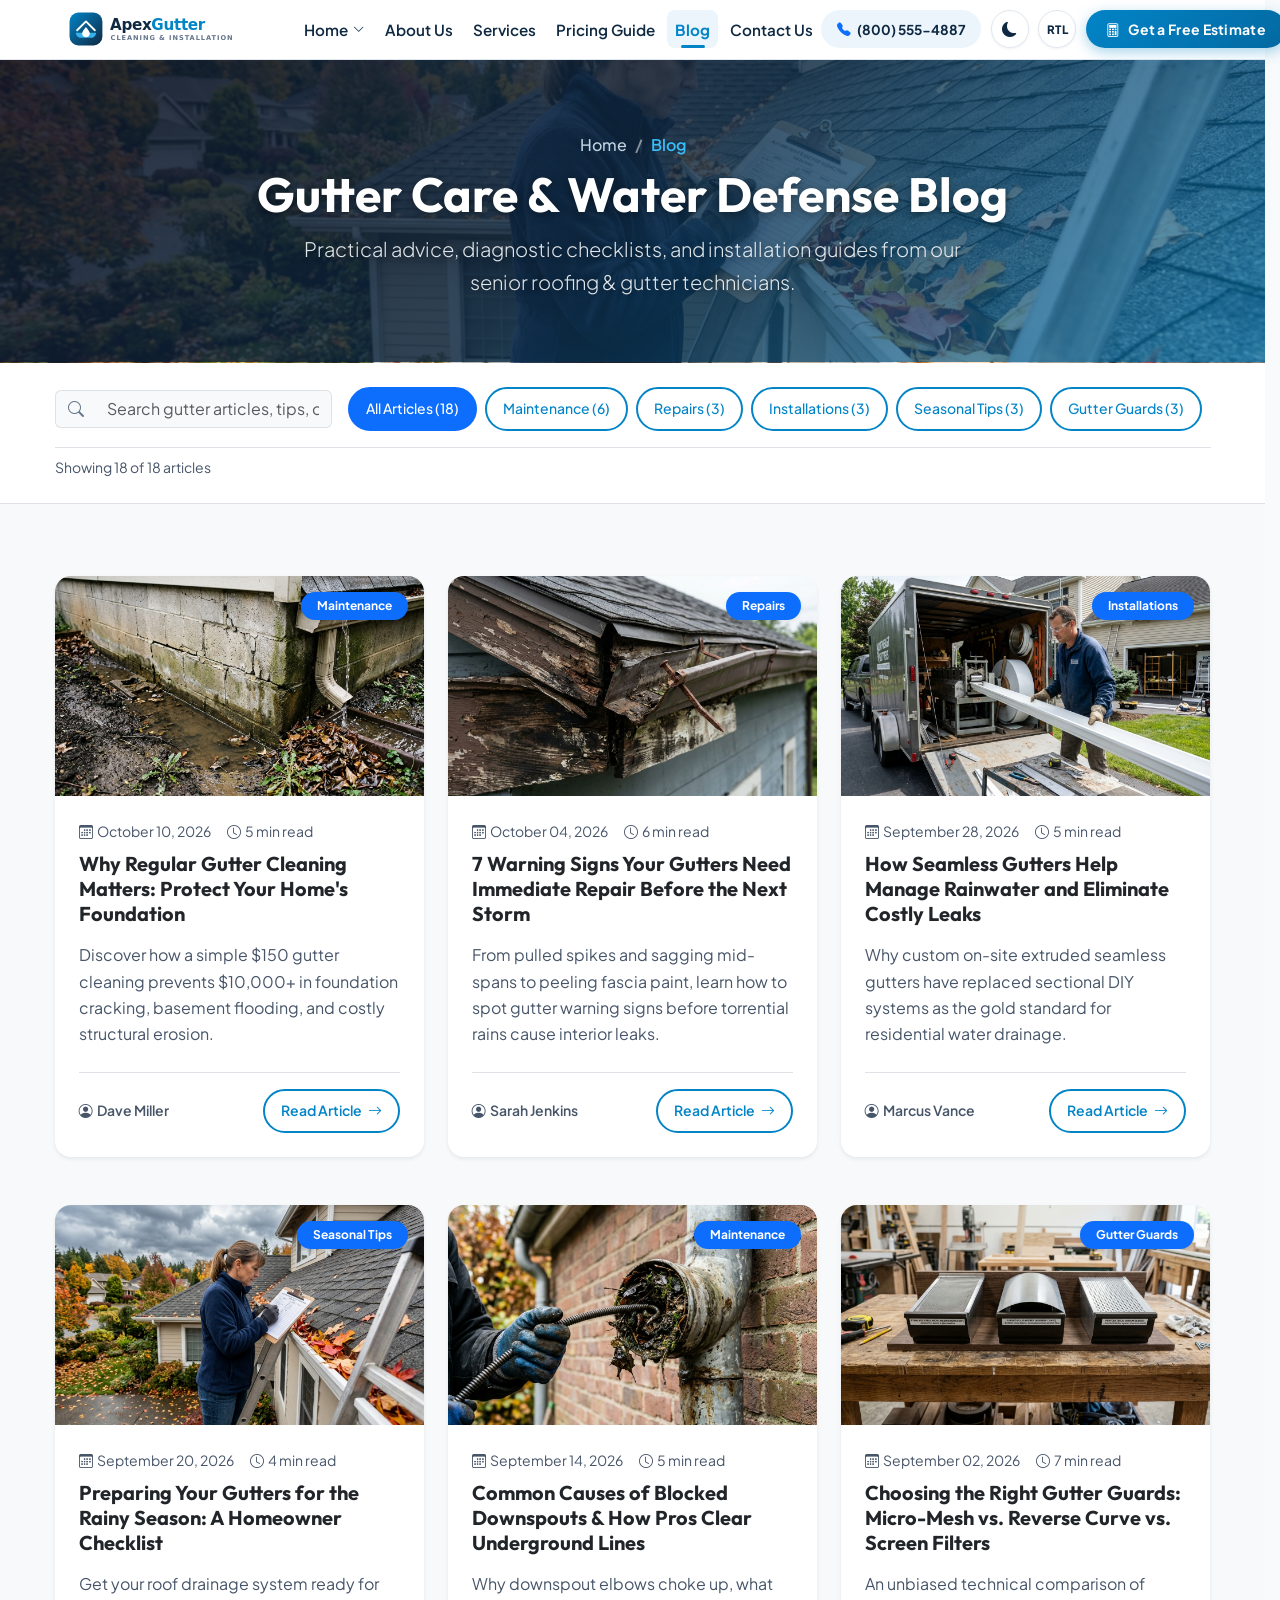
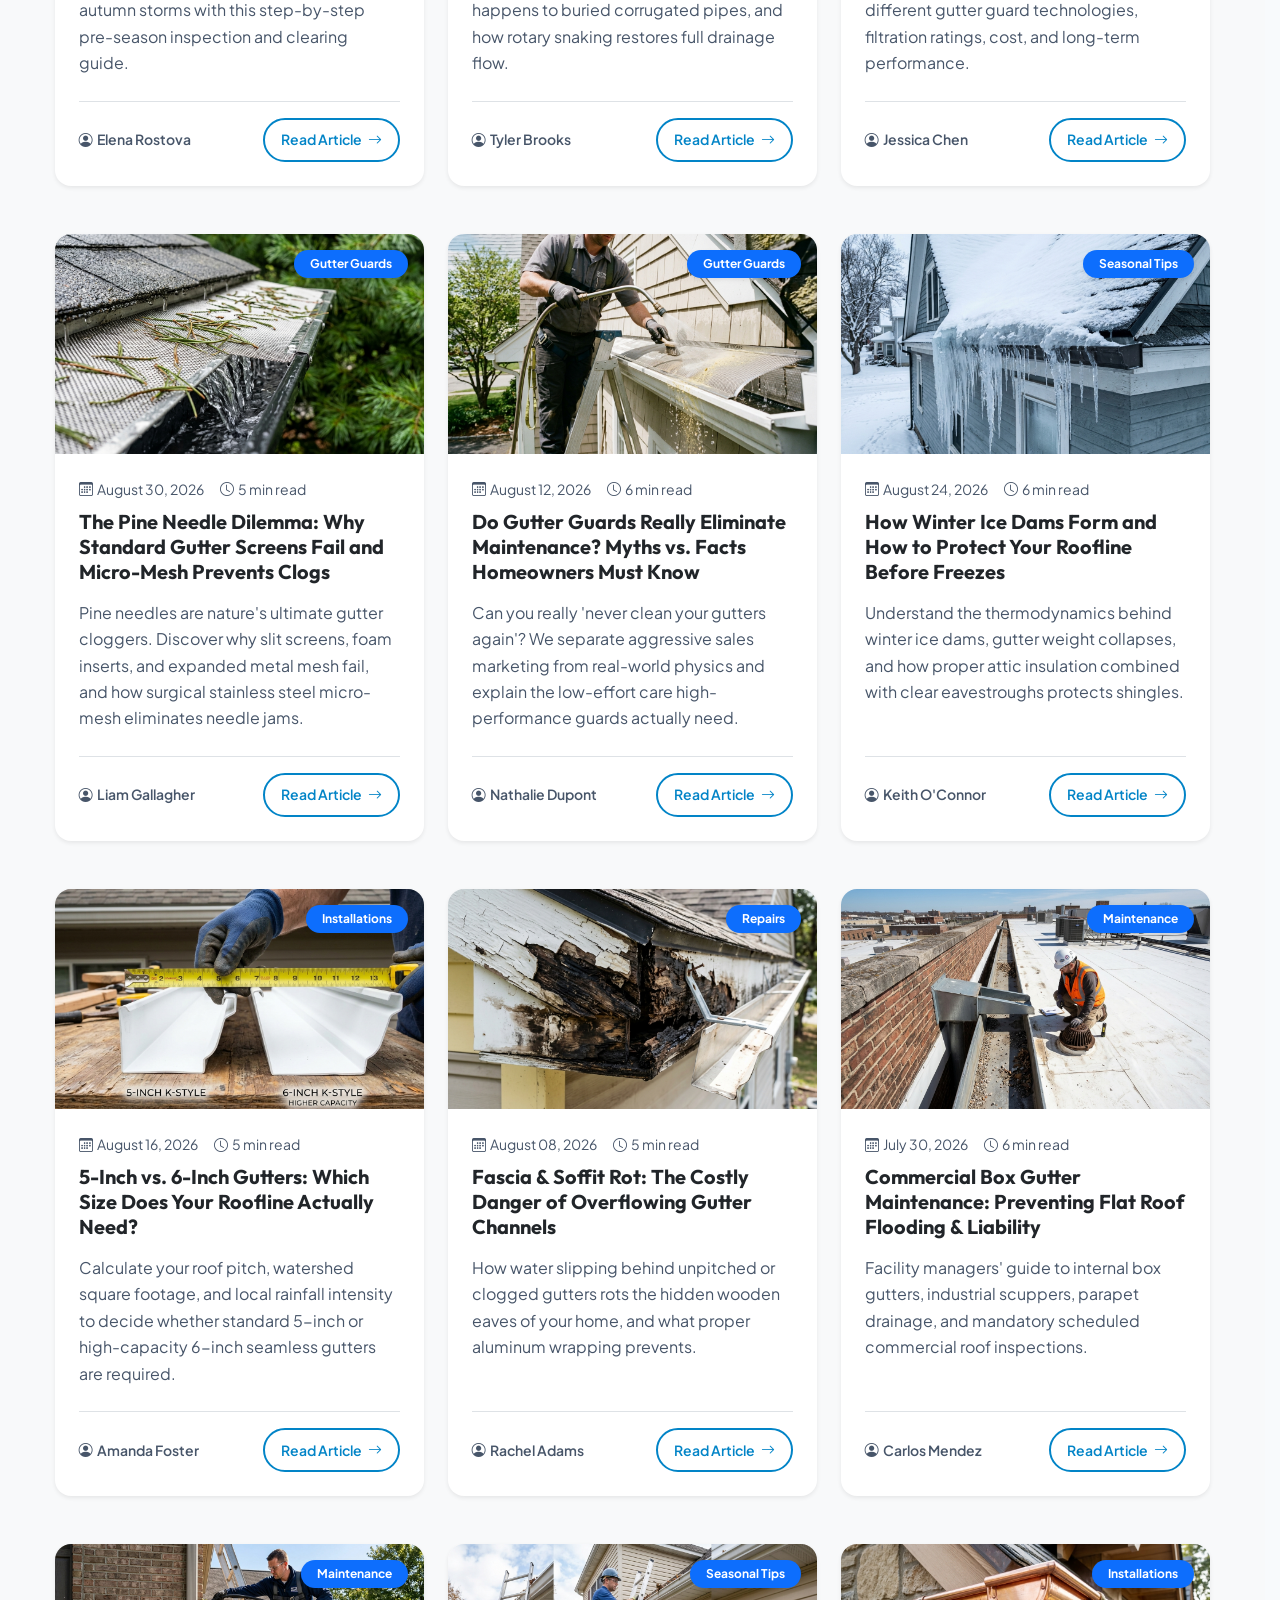
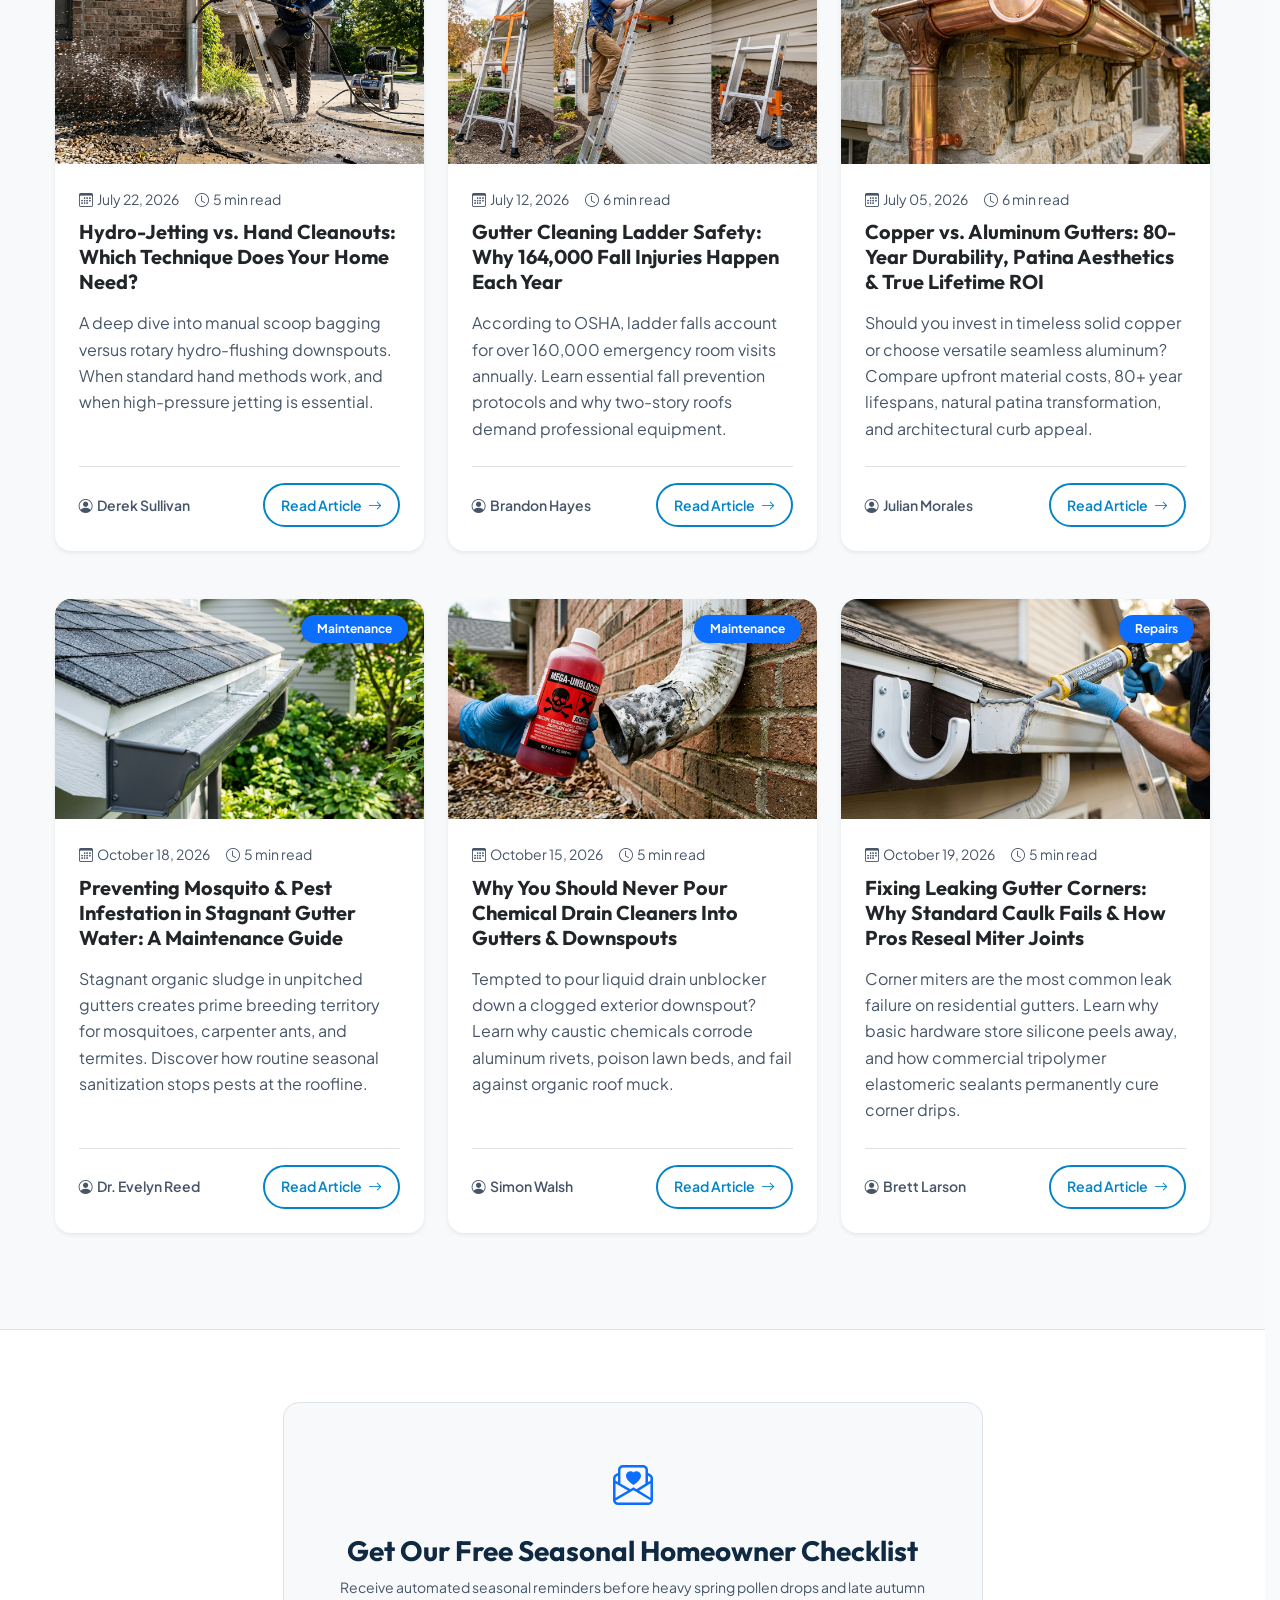
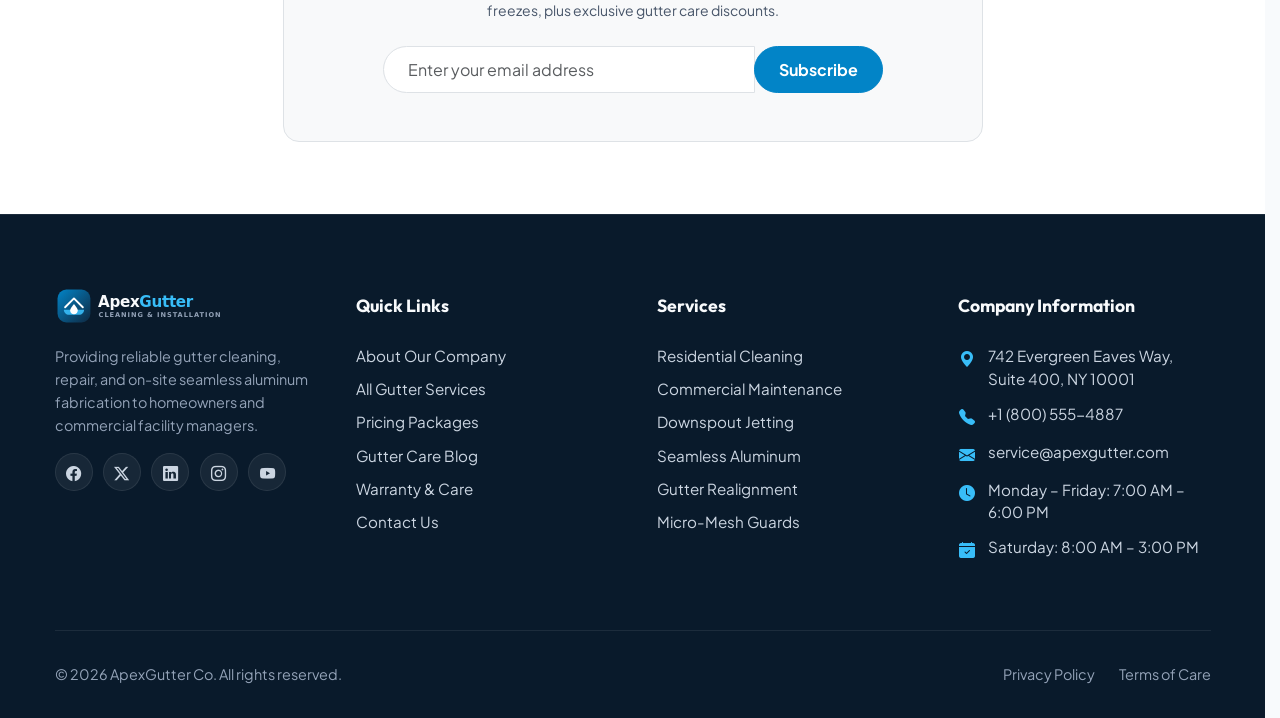
<file: blog.html>
<!DOCTYPE html>
<html lang="en" data-bs-theme="light">
<head>
  <meta charset="UTF-8">
  <meta name="viewport" content="width=device-width, initial-scale=1.0">
  <title>Gutter Care & Home Protection Blog | ApexGutter</title>
  <meta name="description" content="Expert tips, seasonal maintenance checklists, warning signs of roofline water damage, and guides for homeowners from certified gutter specialists.">
  <meta name="keywords" content="gutter maintenance tips, when to clean gutters, ice dam prevention, gutter guard guide">
  <meta name="theme-color" content="#0284c7">
  <link rel="icon" type="image/svg+xml" href="assets/images/logo/favicon.svg">

  <!-- Google Fonts: Inter, Outfit, Plus Jakarta Sans -->
  <link rel="preconnect" href="https://fonts.googleapis.com">
  <link rel="preconnect" href="https://fonts.gstatic.com" crossorigin>
  <link href="https://fonts.googleapis.com/css2?family=Inter:wght@300;400;500;600;700&family=Outfit:wght@500;600;700;800&family=Plus+Jakarta+Sans:wght@400;500;600;700&display=swap" rel="stylesheet">

  <!-- Vendor CSS: Bootstrap 5.3.3 & Bootstrap Icons (Local with CDN fallback) -->
  <link rel="stylesheet" href="assets/vendor/bootstrap/bootstrap.min.css">
  <link rel="stylesheet" href="https://cdn.jsdelivr.net/npm/bootstrap@5.3.3/dist/css/bootstrap.min.css">
  <link rel="stylesheet" href="assets/vendor/bootstrap-icons/bootstrap-icons.min.css">
  <link rel="stylesheet" href="https://cdn.jsdelivr.net/npm/bootstrap-icons@1.11.3/font/bootstrap-icons.min.css">

  <!-- Custom Core & Utility CSS -->
  <link rel="stylesheet" href="assets/css/style.css">
  <link rel="stylesheet" href="assets/css/dark.css">
  <link rel="stylesheet" href="assets/css/rtl.css" id="rtlStylesheet">
  <link rel="stylesheet" href="assets/css/responsive.css">
<script>(function(){try{var t=localStorage.getItem('apexgutter_theme');if(!t&&window.matchMedia&&window.matchMedia('(prefers-color-scheme: dark)').matches){t='dark';}if(t){document.documentElement.setAttribute('data-bs-theme',t);}var r=localStorage.getItem('apexgutter_rtl')==='true';if(r){document.documentElement.setAttribute('dir','rtl');document.documentElement.setAttribute('lang','ar');}else{document.documentElement.setAttribute('dir','ltr');document.documentElement.setAttribute('lang','en');}}catch(e){}})();</script>
</head>
<body>

    <!-- Single Unified Navigation Header -->
  <header class="site-header sticky-top" id="siteHeader">
    <nav class="navbar navbar-expand-lg" aria-label="Main navigation">
      <div class="container">
        <!-- Brand Logo -->
        <a class="navbar-brand d-flex align-items-center" href="index.html" aria-label="ApexGutter Home">
          <img src="assets/images/logo/logo.svg" alt="ApexGutter Logo" class="brand-logo-img">
        </a>

        <!-- Right Quick Controls on Mobile (Theme, RTL, Hamburger) -->
        <div class="d-flex align-items-center gap-2 d-lg-none ms-auto me-2">
          <button class="nav-icon-btn theme-toggle-btn" type="button" aria-label="Toggle dark mode" title="Toggle Theme">
            <i class="bi bi-moon-fill theme-icon"></i>
          </button>
          <button class="nav-icon-btn nav-rtl-btn rtl-toggle-btn" type="button" aria-label="Toggle text direction" title="Toggle RTL">
            <span class="rtl-badge-text">RTL</span>
          </button>
        </div>

        <!-- Mobile Hamburger Toggler -->
        <button class="navbar-toggler border-0 shadow-none p-1" type="button" data-bs-toggle="offcanvas" data-bs-target="#mobileNav" aria-controls="mobileNav" aria-expanded="false" aria-label="Toggle navigation">
          <i class="bi bi-list fs-1 text-primary"></i>
        </button>

        <!-- Desktop Navigation Items -->
        <div class="collapse navbar-collapse d-none d-lg-flex" id="desktopNav">
          <ul class="navbar-nav me-auto align-items-center gap-1">
            <!-- Home Dropdown (Closed by default) -->
            <li class="nav-item dropdown home-dropdown-nav">
              <a class="nav-link dropdown-toggle" href="#" id="homeMenuDropdown" role="button" data-bs-toggle="dropdown" aria-expanded="false">
                <span>Home</span>
                <i class="bi bi-chevron-down" aria-hidden="true"></i>
              </a>
              <div class="dropdown-menu home-dropdown-menu shadow" aria-labelledby="homeMenuDropdown">
                <a href="index.html" class="home-dropdown-item">
                  <span class="home-item-title">General Services</span>
                  <span class="home-item-desc">Comprehensive residential gutter care &amp; water protection</span>
                </a>
                <a href="index-2.html" class="home-dropdown-item">
                  <span class="home-item-title">Rainwater &amp; Installation</span>
                  <span class="home-item-desc">Seamless extrusion, flood prevention &amp; instant estimator</span>
                </a>
              </div>
            </li>

            <li class="nav-item"><a class="nav-link" href="about.html">About Us</a></li>
            <li class="nav-item"><a class="nav-link" href="services.html">Services</a></li>
            <li class="nav-item"><a class="nav-link" href="pricing.html">Pricing Guide</a></li>
            <li class="nav-item"><a class="nav-link active" href="blog.html">Blog</a></li>
            <li class="nav-item"><a class="nav-link" href="contact.html">Contact Us</a></li>
          </ul>

          <!-- Action Items (Phone, Theme, RTL, CTA) -->
          <div class="header-actions">
            <a href="tel:+18005554887" class="nav-phone-link d-none d-xl-inline-flex align-items-center">
              <i class="bi bi-telephone-fill text-primary"></i>
              <span>(800) 555-4887</span>
            </a>

            <!-- Theme Toggle -->
            <button class="nav-icon-btn theme-toggle-btn" type="button" aria-label="Toggle dark mode" title="Toggle Light/Dark Theme">
              <i class="bi bi-moon-fill theme-icon"></i>
            </button>

            <!-- RTL Toggle -->
            <button class="nav-icon-btn nav-rtl-btn rtl-toggle-btn" type="button" aria-label="Toggle text direction" title="Toggle RTL Layout">
              <span class="rtl-badge-text">RTL</span>
            </button>

            <!-- CTA Button -->
            <button type="button" class="btn btn-cta" data-bs-toggle="modal" data-bs-target="#estimateModal">
              <i class="bi bi-calculator"></i>
              <span>Get a Free Estimate</span>
            </button>
          </div>
        </div>
      </div>
    </nav>

    <!-- Offcanvas Mobile Navigation Menu -->
    <div class="offcanvas offcanvas-end mobile-nav" tabindex="-1" id="mobileNav" aria-labelledby="mobileNavLabel">
      <div class="offcanvas-header border-bottom">
        <a href="index.html" class="text-decoration-none" id="mobileNavLabel">
          <img src="assets/images/logo/logo.svg" alt="ApexGutter Logo" class="brand-logo-img">
        </a>
        <button type="button" class="btn-close" data-bs-dismiss="offcanvas" aria-label="Close menu"></button>
      </div>
      <div class="offcanvas-body d-flex flex-column">
        <ul class="navbar-nav mb-4">
          <li class="nav-item dropdown">
            <a class="nav-link dropdown-toggle d-flex align-items-center gap-2" href="#" id="mobileHomeDropdownToggle" role="button" data-bs-toggle="dropdown" aria-expanded="false">
              <span>Home</span>
              <i class="bi bi-chevron-down" aria-hidden="true"></i>
            </a>
            <ul class="dropdown-menu border-0 shadow-none ps-3 bg-body-tertiary rounded-3" aria-labelledby="mobileHomeDropdownToggle">
              <li><a class="dropdown-item py-2 fw-semibold" href="index.html">General Services</a></li>
              <li><a class="dropdown-item py-2 fw-semibold" href="index-2.html">Rainwater &amp; Installation</a></li>
            </ul>
          </li>
          <li class="nav-item"><a class="nav-link" href="about.html">About Us</a></li>
          <li class="nav-item"><a class="nav-link" href="services.html">Services</a></li>
          <li class="nav-item"><a class="nav-link" href="pricing.html">Pricing Guide</a></li>
          <li class="nav-item"><a class="nav-link active" href="blog.html">Blog</a></li>
          <li class="nav-item"><a class="nav-link" href="contact.html">Contact Us</a></li>
        </ul>

        <div class="mt-auto pt-4 border-top">
          <button type="button" class="btn btn-cta w-100 justify-content-center mb-3" data-bs-toggle="modal" data-bs-target="#estimateModal">
            <i class="bi bi-calculator"></i>
            <span>Get a Free Estimate</span>
          </button>
          <div class="text-center small text-secondary">
            <p class="mb-1"><a href="tel:+18005554887" class="text-decoration-none text-secondary"><i class="bi bi-telephone-fill text-primary me-1"></i>(800) 555-4887</a></p>
            <p class="mb-0"><i class="bi bi-shield-check text-success me-1"></i> Licensed &amp; Fully Insured</p>
          </div>
        </div>
      </div>
    </div>
  </header>

  <main id="main">
    <!-- Header Banner -->
    <section class="page-hero-banner page-hero-blog">
      <div class="container text-center">
        <nav aria-label="breadcrumb">
          <ol class="breadcrumb justify-content-center small mb-2">
            <li class="breadcrumb-item"><a href="index.html">Home</a></li>
            <li class="breadcrumb-item active" aria-current="page">Blog</li>
          </ol>
        </nav>
        <h1 class="display-5 fw-bold mb-2">Gutter Care &amp; Water Defense Blog</h1>
        <p class="lead max-w-700 mx-auto mb-0">Practical advice, diagnostic checklists, and installation guides from our senior roofing &amp; gutter technicians.</p>
      </div>
    </section>

    <!-- Search & Category Filters Bar -->
    <section class="py-4 bg-white border-bottom">
      <div class="container">
        <div class="row align-items-center g-3">
          <div class="col-xl-3 col-lg-4">
            <div class="input-group">
              <span class="input-group-text bg-light border-end-0"><i class="bi bi-search text-muted"></i></span>
              <input type="text" id="blogSearchInput" class="form-control border-start-0 bg-light" placeholder="Search gutter articles, tips, or guides...">
            </div>
          </div>
          <div class="col-xl-9 col-lg-8">
            <div class="d-flex flex-wrap gap-2 align-items-center">
              <button class="btn btn-sm btn-outline-primary rounded-pill px-3 blog-filter-btn active" data-category="all">All Articles (18)</button>
              <button class="btn btn-sm btn-outline-primary rounded-pill px-3 blog-filter-btn" data-category="maintenance">Maintenance (6)</button>
              <button class="btn btn-sm btn-outline-primary rounded-pill px-3 blog-filter-btn" data-category="repairs">Repairs (3)</button>
              <button class="btn btn-sm btn-outline-primary rounded-pill px-3 blog-filter-btn" data-category="installations">Installations (3)</button>
              <button class="btn btn-sm btn-outline-primary rounded-pill px-3 blog-filter-btn" data-category="seasonal tips">Seasonal Tips (3)</button>
              <button class="btn btn-sm btn-outline-primary rounded-pill px-3 blog-filter-btn" data-category="gutter guards">Gutter Guards (3)</button>
            </div>
          </div>
        </div>
        <div class="mt-3 pt-2 border-top text-secondary small">
          <span id="blogResultCount">Showing 18 of 18 articles</span>
        </div>
      </div>
    </section>

    <!-- Articles Grid Section -->
    <section class="py-5 bg-light">
      <div class="container py-4">
        <div class="row g-4" id="blogCardsContainer">
          <!-- Populated dynamically by blog-data.js & main.js -->
        </div>
      </div>
    </section>

    <!-- Newsletter & Homeowner Checklist Signup -->
    <section class="py-5 bg-white border-top">
      <div class="container py-4">
        <div class="p-5 rounded-4 bg-body-tertiary border text-center max-w-700 mx-auto">
          <i class="bi bi-envelope-paper-heart fs-1 text-primary mb-3 d-block"></i>
          <h3 class="fw-bold mb-2">Get Our Free Seasonal Homeowner Checklist</h3>
          <p class="text-secondary small mb-4">
            Receive automated seasonal reminders before heavy spring pollen drops and late autumn freezes, plus exclusive gutter care discounts.
          </p>
          <form id="newsletterForm" class="needs-validation max-w-500 mx-auto" novalidate>
            <div class="input-group">
              <input type="email" class="form-control rounded-start-pill ps-4" id="newsletterEmail" name="email" placeholder="Enter your email address" required>
              <button class="btn btn-primary rounded-end-pill px-4 fw-bold" type="submit">Subscribe</button>
            </div>
          </form>
        </div>
      </div>
    </section>
  </main>

  <!-- Site Footer -->
  <footer class="site-footer">
    <div class="container">
      <div class="row g-4 g-lg-5">
        <div class="col-lg-3 col-md-6 mb-4 mb-lg-0">
          <div class="footer-brand-wrap">
            <a href="index.html" aria-label="ApexGutter Home">
              <img src="assets/images/logo/logo-dark.svg" alt="ApexGutter Logo" class="brand-logo-img">
            </a>
          </div>
          <p class="small text-secondary mb-3">
            Providing reliable gutter cleaning, repair, and on-site seamless aluminum fabrication to homeowners and commercial facility managers.
          </p>
          <div class="footer-social">
            <a href="https://facebook.com" target="_blank" rel="noopener noreferrer" class="footer-social-link" aria-label="Facebook"><i class="bi bi-facebook"></i></a>
            <a href="https://twitter.com" target="_blank" rel="noopener noreferrer" class="footer-social-link" aria-label="Twitter X"><i class="bi bi-twitter-x"></i></a>
            <a href="https://linkedin.com" target="_blank" rel="noopener noreferrer" class="footer-social-link" aria-label="LinkedIn"><i class="bi bi-linkedin"></i></a>
            <a href="https://instagram.com" target="_blank" rel="noopener noreferrer" class="footer-social-link" aria-label="Instagram"><i class="bi bi-instagram"></i></a>
            <a href="https://youtube.com" target="_blank" rel="noopener noreferrer" class="footer-social-link" aria-label="YouTube"><i class="bi bi-youtube"></i></a>
          </div>
        </div>
        <div class="col-lg-3 col-md-6 mb-4 mb-lg-0">
          <h5>Quick Links</h5>
          <ul class="footer-links">
            <li><a href="about.html">About Our Company</a></li>
            <li><a href="services.html">All Gutter Services</a></li>
            <li><a href="pricing.html">Pricing Packages</a></li>
            <li><a href="blog.html">Gutter Care Blog</a></li>
            <li><a href="terms-of-care.html">Warranty &amp; Care</a></li>
            <li><a href="contact.html">Contact Us</a></li>
          </ul>
        </div>
        <div class="col-lg-3 col-md-6 mb-4 mb-lg-0">
          <h5>Services</h5>
          <ul class="footer-links">
            <li><a href="service-details.html?service=residential-cleaning">Residential Cleaning</a></li>
            <li><a href="service-details.html?service=commercial-cleaning">Commercial Maintenance</a></li>
            <li><a href="service-details.html?service=downspout-cleaning">Downspout Jetting</a></li>
            <li><a href="service-details.html?service=seamless-installation">Seamless Aluminum</a></li>
            <li><a href="service-details.html?service=gutter-repair">Gutter Realignment</a></li>
            <li><a href="service-details.html?service=gutter-guards">Micro-Mesh Guards</a></li>
          </ul>
        </div>
        <div class="col-lg-3 col-md-6 mb-4 mb-lg-0">
          <h5>Company Information</h5>
          <ul class="footer-links footer-contact-list">
            <li>
              <i class="bi bi-geo-alt-fill footer-contact-icon"></i>
              <span>742 Evergreen Eaves Way,<br>Suite 400, NY 10001</span>
            </li>
            <li>
              <i class="bi bi-telephone-fill footer-contact-icon"></i>
              <a href="tel:+18005554887"><bdi>+1 (800) 555-4887</bdi></a>
            </li>
            <li>
              <i class="bi bi-envelope-fill footer-contact-icon"></i>
              <a href="mailto:service@apexgutter.com"><bdi>service@apexgutter.com</bdi></a>
            </li>
            <li>
              <i class="bi bi-clock-fill footer-contact-icon"></i>
              <span>Monday – Friday: <bdi>7:00 AM – 6:00 PM</bdi></span>
            </li>
            <li>
              <i class="bi bi-calendar-check-fill footer-contact-icon"></i>
              <span>Saturday: <bdi>8:00 AM – 3:00 PM</bdi></span>
            </li>
          </ul>
        </div>
      </div>
      <div class="footer-bottom d-flex flex-wrap justify-content-between align-items-center gap-3">
        <p class="mb-0 text-secondary" dir="auto">&copy; 2026 ApexGutter Co. All rights reserved.</p>
        <div class="d-flex align-items-center gap-4 text-secondary small">
          <a href="privacy-policy.html" class="footer-bottom-link">Privacy Policy</a>
          <a href="terms-of-care.html" class="footer-bottom-link">Terms of Care</a>
        </div>
      </div>
    </div>
  </footer>

  <button id="backToTopBtn" class="back-to-top-btn" aria-label="Scroll back to top" title="Back to top">
    <i class="bi bi-chevron-up"></i>
  </button>

  <!-- Free Estimate Request Modal -->
  <div class="modal fade" id="estimateModal" tabindex="-1" aria-labelledby="estimateModalLabel" aria-hidden="true">
    <div class="modal-dialog modal-dialog-centered modal-lg">
      <div class="modal-content rounded-4 border-0 shadow-lg overflow-hidden">
        <div class="modal-header bg-primary text-white py-3">
          <h5 class="modal-title d-flex align-items-center gap-2" id="estimateModalLabel">
            <i class="bi bi-calculator"></i>
            <span>Request a Free Gutter Estimate</span>
          </h5>
          <button type="button" class="btn-close btn-close-white" data-bs-dismiss="modal" aria-label="Close"></button>
        </div>
        <div class="modal-body p-4">
          <form id="modalEstimateForm" class="needs-validation" novalidate>
            <div class="row g-3">
              <div class="col-md-6">
                <label for="modalFullName" class="form-label small fw-bold">Full Name *</label>
                <input type="text" class="form-control" id="modalFullName" name="name" placeholder="John Smith" required>
                <div class="invalid-feedback">Please enter your name.</div>
              </div>
              <div class="col-md-6">
                <label for="modalEmail" class="form-label small fw-bold">Email Address *</label>
                <input type="email" class="form-control" id="modalEmail" name="email" placeholder="john@example.com" required>
                <div class="invalid-feedback">Please enter a valid email address.</div>
              </div>
              <div class="col-md-6">
                <label for="modalPhone" class="form-label small fw-bold">Phone Number *</label>
                <input type="tel" class="form-control" id="modalPhone" name="phone" placeholder="(555) 000-0000" required>
                <div class="invalid-feedback">Please enter a valid 10-digit phone number.</div>
              </div>
              <div class="col-md-6">
                <label for="modalServiceType" class="form-label small fw-bold">Service Required *</label>
                <select class="form-select" id="modalServiceType" name="service" required>
                  <option value="" selected disabled>Select a gutter service...</option>
                  <option value="residential-cleaning">Residential Gutter Cleaning &amp; Flush</option>
                  <option value="commercial-cleaning">Commercial Gutter Maintenance</option>
                  <option value="downspout-cleaning">Downspout Cleaning &amp; Jetting</option>
                  <option value="seamless-installation">Seamless Aluminum Installation</option>
                  <option value="gutter-repair">Gutter Repair &amp; Realignment</option>
                  <option value="gutter-guards">Micro-Mesh Gutter Guards</option>
                  <option value="gutter-inspection">Multi-Point Gutter Inspection</option>
                  <option value="seasonal-maintenance">Seasonal Maintenance Membership</option>
                </select>
                <div class="invalid-feedback">Please choose a service.</div>
              </div>
              <div class="col-12">
                <label for="modalMessage" class="form-label small fw-bold">Property Details / Estimate Notes</label>
                <textarea class="form-control" id="modalMessage" name="message" rows="3" placeholder="Approximate home stories, linear footage, or specific water issues..."></textarea>
              </div>
              <div class="col-12">
                <div class="form-check">
                  <input class="form-check-input" type="checkbox" value="agreed" id="modalPrivacyAgree" name="agree" required>
                  <label class="form-check-label small text-secondary" for="modalPrivacyAgree">
                    I agree to receive a free estimate and accept the terms of exterior demonstration service.
                  </label>
                  <div class="invalid-feedback">You must check the agreement box before submitting.</div>
                </div>
              </div>
            </div>
            <div class="d-flex justify-content-end gap-2 mt-4 pt-3 border-top">
              <button type="button" class="btn btn-outline-secondary rounded-pill px-4" data-bs-dismiss="modal">Cancel</button>
              <button type="submit" class="btn btn-primary rounded-pill px-4 fw-bold">
                <i class="bi bi-send me-1"></i> Submit Demo Request
              </button>
            </div>
          </form>
        </div>
      </div>
    </div>
  </div>

  <!-- Scripts -->
  <script src="assets/vendor/bootstrap/bootstrap.bundle.min.js"></script>
  <script>if (typeof bootstrap === "undefined") { document.write('<script src="https://cdn.jsdelivr.net/npm/bootstrap@5.3.3/dist/js/bootstrap.bundle.min.js"><\/script>'); }</script>
  <script src="assets/js/services-data.js"></script>
  <script src="assets/js/blog-data.js"></script>
  <script src="assets/js/calculator.js"></script>
  <script src="assets/js/form-validation.js"></script>
  <script src="assets/js/main.js"></script>
</body>
</html>
</file>
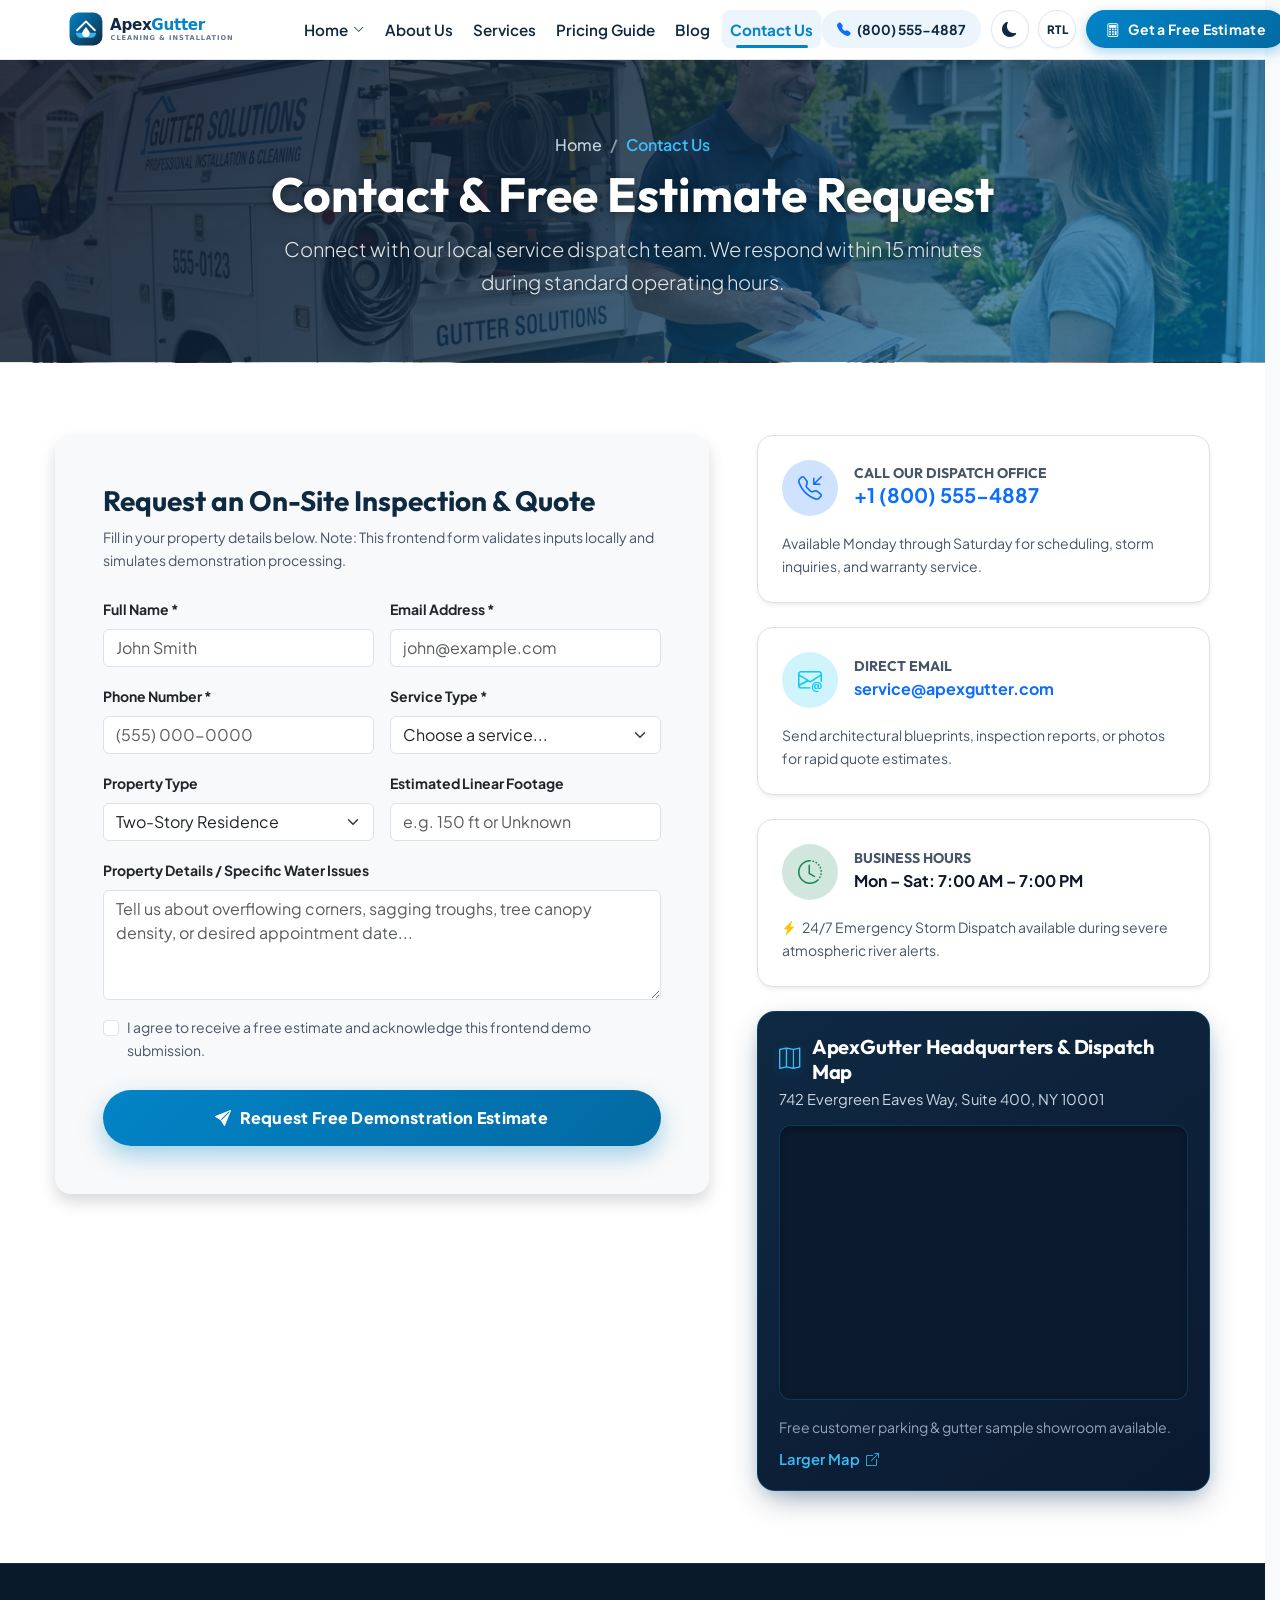
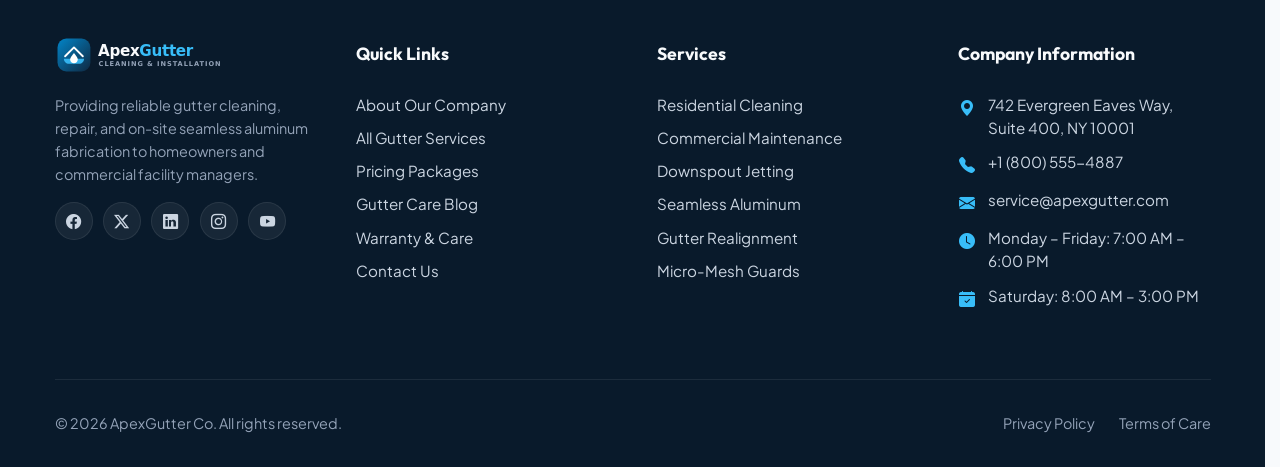
<file: contact.html>
<!DOCTYPE html>
<html lang="en" data-bs-theme="light">
<head>
  <meta charset="UTF-8">
  <meta name="viewport" content="width=device-width, initial-scale=1.0">
  <title>Contact Us & Free Estimate | ApexGutter</title>
  <meta name="description" content="Get in touch with ApexGutter for immediate scheduling, emergency overflow assistance, or a free on-site linear footage estimate.">
  <meta name="keywords" content="contact gutter cleaner, emergency gutter repair, request gutter quote, free gutter estimate">
  <meta name="theme-color" content="#0284c7">
  <link rel="icon" type="image/svg+xml" href="assets/images/logo/favicon.svg">

  <!-- Google Fonts: Inter, Outfit, Plus Jakarta Sans -->
  <link rel="preconnect" href="https://fonts.googleapis.com">
  <link rel="preconnect" href="https://fonts.gstatic.com" crossorigin>
  <link href="https://fonts.googleapis.com/css2?family=Inter:wght@300;400;500;600;700&family=Outfit:wght@500;600;700;800&family=Plus+Jakarta+Sans:wght@400;500;600;700&display=swap" rel="stylesheet">

  <!-- Vendor CSS: Bootstrap 5.3.3 & Bootstrap Icons (Local with CDN fallback) -->
  <link rel="stylesheet" href="assets/vendor/bootstrap/bootstrap.min.css">
  <link rel="stylesheet" href="https://cdn.jsdelivr.net/npm/bootstrap@5.3.3/dist/css/bootstrap.min.css">
  <link rel="stylesheet" href="assets/vendor/bootstrap-icons/bootstrap-icons.min.css">
  <link rel="stylesheet" href="https://cdn.jsdelivr.net/npm/bootstrap-icons@1.11.3/font/bootstrap-icons.min.css">

  <!-- Custom Core & Utility CSS -->
  <link rel="stylesheet" href="assets/css/style.css">
  <link rel="stylesheet" href="assets/css/dark.css">
  <link rel="stylesheet" href="assets/css/rtl.css" id="rtlStylesheet">
  <link rel="stylesheet" href="assets/css/responsive.css">

  <!-- Leaflet Map CSS not needed for native OSM embed -->
<script>(function(){try{var t=localStorage.getItem('apexgutter_theme');if(!t&&window.matchMedia&&window.matchMedia('(prefers-color-scheme: dark)').matches){t='dark';}if(t){document.documentElement.setAttribute('data-bs-theme',t);}var r=localStorage.getItem('apexgutter_rtl')==='true';if(r){document.documentElement.setAttribute('dir','rtl');document.documentElement.setAttribute('lang','ar');}else{document.documentElement.setAttribute('dir','ltr');document.documentElement.setAttribute('lang','en');}}catch(e){}})();</script>
</head>
<body>

    <!-- Single Unified Navigation Header -->
  <header class="site-header sticky-top" id="siteHeader">
    <nav class="navbar navbar-expand-lg" aria-label="Main navigation">
      <div class="container">
        <!-- Brand Logo -->
        <a class="navbar-brand d-flex align-items-center" href="index.html" aria-label="ApexGutter Home">
          <img src="assets/images/logo/logo.svg" alt="ApexGutter Logo" class="brand-logo-img">
        </a>

        <!-- Right Quick Controls on Mobile (Theme, RTL, Hamburger) -->
        <div class="d-flex align-items-center gap-2 d-lg-none ms-auto me-2">
          <button class="nav-icon-btn theme-toggle-btn" type="button" aria-label="Toggle dark mode" title="Toggle Theme">
            <i class="bi bi-moon-fill theme-icon"></i>
          </button>
          <button class="nav-icon-btn nav-rtl-btn rtl-toggle-btn" type="button" aria-label="Toggle text direction" title="Toggle RTL">
            <span class="rtl-badge-text">RTL</span>
          </button>
        </div>

        <!-- Mobile Hamburger Toggler -->
        <button class="navbar-toggler border-0 shadow-none p-1" type="button" data-bs-toggle="offcanvas" data-bs-target="#mobileNav" aria-controls="mobileNav" aria-expanded="false" aria-label="Toggle navigation">
          <i class="bi bi-list fs-1 text-primary"></i>
        </button>

        <!-- Desktop Navigation Items -->
        <div class="collapse navbar-collapse d-none d-lg-flex" id="desktopNav">
          <ul class="navbar-nav me-auto align-items-center gap-1">
            <!-- Home Dropdown (Closed by default) -->
            <li class="nav-item dropdown home-dropdown-nav">
              <a class="nav-link dropdown-toggle" href="#" id="homeMenuDropdown" role="button" data-bs-toggle="dropdown" aria-expanded="false">
                <span>Home</span>
                <i class="bi bi-chevron-down" aria-hidden="true"></i>
              </a>
              <div class="dropdown-menu home-dropdown-menu shadow" aria-labelledby="homeMenuDropdown">
                <a href="index.html" class="home-dropdown-item">
                  <span class="home-item-title">General Services</span>
                  <span class="home-item-desc">Comprehensive residential gutter care &amp; water protection</span>
                </a>
                <a href="index-2.html" class="home-dropdown-item">
                  <span class="home-item-title">Rainwater &amp; Installation</span>
                  <span class="home-item-desc">Seamless extrusion, flood prevention &amp; instant estimator</span>
                </a>
              </div>
            </li>

            <li class="nav-item"><a class="nav-link" href="about.html">About Us</a></li>
            <li class="nav-item"><a class="nav-link" href="services.html">Services</a></li>
            <li class="nav-item"><a class="nav-link" href="pricing.html">Pricing Guide</a></li>
            <li class="nav-item"><a class="nav-link" href="blog.html">Blog</a></li>
            <li class="nav-item"><a class="nav-link active" href="contact.html">Contact Us</a></li>
          </ul>

          <!-- Action Items (Phone, Theme, RTL, CTA) -->
          <div class="header-actions">
            <a href="tel:+18005554887" class="nav-phone-link d-none d-xl-inline-flex align-items-center">
              <i class="bi bi-telephone-fill text-primary"></i>
              <span>(800) 555-4887</span>
            </a>

            <!-- Theme Toggle -->
            <button class="nav-icon-btn theme-toggle-btn" type="button" aria-label="Toggle dark mode" title="Toggle Light/Dark Theme">
              <i class="bi bi-moon-fill theme-icon"></i>
            </button>

            <!-- RTL Toggle -->
            <button class="nav-icon-btn nav-rtl-btn rtl-toggle-btn" type="button" aria-label="Toggle text direction" title="Toggle RTL Layout">
              <span class="rtl-badge-text">RTL</span>
            </button>

            <!-- CTA Button -->
            <button type="button" class="btn btn-cta" data-bs-toggle="modal" data-bs-target="#estimateModal">
              <i class="bi bi-calculator"></i>
              <span>Get a Free Estimate</span>
            </button>
          </div>
        </div>
      </div>
    </nav>

    <!-- Offcanvas Mobile Navigation Menu -->
    <div class="offcanvas offcanvas-end mobile-nav" tabindex="-1" id="mobileNav" aria-labelledby="mobileNavLabel">
      <div class="offcanvas-header border-bottom">
        <a href="index.html" class="text-decoration-none" id="mobileNavLabel">
          <img src="assets/images/logo/logo.svg" alt="ApexGutter Logo" class="brand-logo-img">
        </a>
        <button type="button" class="btn-close" data-bs-dismiss="offcanvas" aria-label="Close menu"></button>
      </div>
      <div class="offcanvas-body d-flex flex-column">
        <ul class="navbar-nav mb-4">
          <li class="nav-item dropdown">
            <a class="nav-link dropdown-toggle d-flex align-items-center gap-2" href="#" id="mobileHomeDropdownToggle" role="button" data-bs-toggle="dropdown" aria-expanded="false">
              <span>Home</span>
              <i class="bi bi-chevron-down" aria-hidden="true"></i>
            </a>
            <ul class="dropdown-menu border-0 shadow-none ps-3 bg-body-tertiary rounded-3" aria-labelledby="mobileHomeDropdownToggle">
              <li><a class="dropdown-item py-2 fw-semibold" href="index.html">General Services</a></li>
              <li><a class="dropdown-item py-2 fw-semibold" href="index-2.html">Rainwater &amp; Installation</a></li>
            </ul>
          </li>
          <li class="nav-item"><a class="nav-link" href="about.html">About Us</a></li>
          <li class="nav-item"><a class="nav-link" href="services.html">Services</a></li>
          <li class="nav-item"><a class="nav-link" href="pricing.html">Pricing Guide</a></li>
          <li class="nav-item"><a class="nav-link" href="blog.html">Blog</a></li>
          <li class="nav-item"><a class="nav-link active" href="contact.html">Contact Us</a></li>
        </ul>

        <div class="mt-auto pt-4 border-top">
          <button type="button" class="btn btn-cta w-100 justify-content-center mb-3" data-bs-toggle="modal" data-bs-target="#estimateModal">
            <i class="bi bi-calculator"></i>
            <span>Get a Free Estimate</span>
          </button>
          <div class="text-center small text-secondary">
            <p class="mb-1"><a href="tel:+18005554887" class="text-decoration-none text-secondary"><i class="bi bi-telephone-fill text-primary me-1"></i>(800) 555-4887</a></p>
            <p class="mb-0"><i class="bi bi-shield-check text-success me-1"></i> Licensed &amp; Fully Insured</p>
          </div>
        </div>
      </div>
    </div>
  </header>

  <main id="main">
    <!-- Header Banner -->
    <section class="page-hero-banner page-hero-contact">
      <div class="container text-center">
        <nav aria-label="breadcrumb">
          <ol class="breadcrumb justify-content-center small mb-2">
            <li class="breadcrumb-item"><a href="index.html">Home</a></li>
            <li class="breadcrumb-item active" aria-current="page">Contact Us</li>
          </ol>
        </nav>
        <h1 class="display-5 fw-bold mb-2">Contact &amp; Free Estimate Request</h1>
        <p class="lead max-w-700 mx-auto mb-0">Connect with our local service dispatch team. We respond within 15 minutes during standard operating hours.</p>
      </div>
    </section>

    <!-- Main Contact Section -->
    <section class="py-5 bg-white">
      <div class="container py-4">
        <div class="row g-5">
          <!-- Left Column: Form -->
          <div class="col-lg-7">
            <div class="card border-0 shadow rounded-4 p-4 p-md-5 bg-body-tertiary">
              <h3 class="fw-bold mb-2">Request an On-Site Inspection &amp; Quote</h3>
              <p class="text-secondary small mb-4">
                Fill in your property details below. Note: This frontend form validates inputs locally and simulates demonstration processing.
              </p>

              <form id="estimateContactForm" class="needs-validation" novalidate>
                <div class="row g-3">
                  <div class="col-md-6">
                    <label for="fullName" class="form-label small fw-bold">Full Name *</label>
                    <input type="text" class="form-control" id="fullName" name="name" placeholder="John Smith" required>
                    <div class="invalid-feedback">Please enter your full name.</div>
                  </div>
                  <div class="col-md-6">
                    <label for="emailAddress" class="form-label small fw-bold">Email Address *</label>
                    <input type="email" class="form-control" id="emailAddress" name="email" placeholder="john@example.com" required>
                    <div class="invalid-feedback">Please enter a valid email address.</div>
                  </div>
                  <div class="col-md-6">
                    <label for="phoneNumber" class="form-label small fw-bold">Phone Number *</label>
                    <input type="tel" class="form-control" id="phoneNumber" name="phone" placeholder="(555) 000-0000" required>
                    <div class="invalid-feedback">Please enter a valid 10-digit phone number.</div>
                  </div>
                  <div class="col-md-6">
                    <label for="serviceType" class="form-label small fw-bold">Service Type *</label>
                    <select class="form-select" id="serviceType" name="service" required>
                      <option value="" selected disabled>Choose a service...</option>
                      <option value="residential-cleaning">Residential Gutter Cleaning &amp; Flush</option>
                      <option value="commercial-cleaning">Commercial Gutter Maintenance</option>
                      <option value="downspout-cleaning">Downspout Cleaning &amp; Jetting</option>
                      <option value="seamless-installation">Seamless Aluminum Installation</option>
                      <option value="gutter-repair">Gutter Repair &amp; Realignment</option>
                      <option value="gutter-guards">Micro-Mesh Gutter Guards</option>
                      <option value="gutter-inspection">Multi-Point Gutter Inspection</option>
                      <option value="seasonal-maintenance">Seasonal Maintenance Membership</option>
                    </select>
                    <div class="invalid-feedback">Please select a service type.</div>
                  </div>
                  <div class="col-md-6">
                    <label for="propertyType" class="form-label small fw-bold">Property Type</label>
                    <select class="form-select" id="propertyType" name="property">
                      <option value="single-story">Single-Story Residence</option>
                      <option value="two-story" selected>Two-Story Residence</option>
                      <option value="three-story">Three-Story / Steep Roof</option>
                      <option value="townhouse">Townhouse / Multi-Unit</option>
                      <option value="commercial">Commercial Building</option>
                    </select>
                  </div>
                  <div class="col-md-6">
                    <label for="linearFootageEst" class="form-label small fw-bold">Estimated Linear Footage</label>
                    <input type="text" class="form-control" id="linearFootageEst" placeholder="e.g. 150 ft or Unknown">
                  </div>
                  <div class="col-12">
                    <label for="message" class="form-label small fw-bold">Property Details / Specific Water Issues</label>
                    <textarea class="form-control" id="message" name="message" rows="4" placeholder="Tell us about overflowing corners, sagging troughs, tree canopy density, or desired appointment date..."></textarea>
                  </div>
                  <div class="col-12">
                    <div class="form-check">
                      <input class="form-check-input" type="checkbox" id="privacyAgree" name="agree" required>
                      <label class="form-check-label small text-secondary" for="privacyAgree">
                        I agree to receive a free estimate and acknowledge this frontend demo submission.
                      </label>
                      <div class="invalid-feedback">You must accept the terms before submitting.</div>
                    </div>
                  </div>
                  <div class="col-12 mt-4">
                    <button type="submit" class="btn btn-cta rounded-pill w-100 justify-content-center py-3">
                      <i class="bi bi-send-fill"></i>
                      <span>Request Free Demonstration Estimate</span>
                    </button>
                  </div>
                </div>
              </form>
            </div>
          </div>

          <!-- Right Column: Info & Operational Details -->
          <div class="col-lg-5">
            <div class="d-flex flex-column gap-4">
              <!-- Contact Cards -->
              <div class="p-4 rounded-4 bg-white border shadow-sm">
                <div class="d-flex align-items-center gap-3 mb-3">
                  <div class="contact-info-circle rounded-circle bg-primary-subtle text-primary d-flex align-items-center justify-content-center flex-shrink-0">
                    <i class="bi bi-telephone-inbound fs-4"></i>
                  </div>
                  <div>
                    <h6 class="text-secondary small fw-bold text-uppercase mb-0">Call Our Dispatch Office</h6>
                    <a href="tel:+18005554887" class="h5 fw-bold text-primary mb-0 text-decoration-none">+1 (800) 555-4887</a>
                  </div>
                </div>
                <p class="small text-secondary mb-0">Available Monday through Saturday for scheduling, storm inquiries, and warranty service.</p>
              </div>

              <div class="p-4 rounded-4 bg-white border shadow-sm">
                <div class="d-flex align-items-center gap-3 mb-3">
                  <div class="contact-info-circle rounded-circle bg-info-subtle text-info d-flex align-items-center justify-content-center flex-shrink-0">
                    <i class="bi bi-envelope-at fs-4"></i>
                  </div>
                  <div>
                    <h6 class="text-secondary small fw-bold text-uppercase mb-0">Direct Email</h6>
                    <a href="mailto:service@apexgutter.com" class="h6 fw-bold mb-0 text-decoration-none text-primary">service@apexgutter.com</a>
                  </div>
                </div>
                <p class="small text-secondary mb-0">Send architectural blueprints, inspection reports, or photos for rapid quote estimates.</p>
              </div>

              <div class="p-4 rounded-4 bg-white border shadow-sm">
                <div class="d-flex align-items-center gap-3 mb-3">
                  <div class="contact-info-circle rounded-circle bg-success-subtle text-success d-flex align-items-center justify-content-center flex-shrink-0">
                    <i class="bi bi-clock-history fs-4"></i>
                  </div>
                  <div>
                    <h6 class="text-secondary small fw-bold text-uppercase mb-0">Business Hours</h6>
                    <span class="h6 fw-bold mb-0">Mon – Sat: 7:00 AM – 7:00 PM</span>
                  </div>
                </div>
                <p class="small text-secondary mb-0">
                  <i class="bi bi-lightning-charge-fill text-warning me-1"></i> 24/7 Emergency Storm Dispatch available during severe atmospheric river alerts.
                </p>
              </div>

              <!-- Location Map Card (Matching reference design) -->
              <div class="location-map-card">
                <div class="location-map-header">
                  <div class="location-map-header-top">
                    <i class="bi bi-map location-map-icon" aria-hidden="true"></i>
                    <h5 class="location-map-title">ApexGutter Headquarters &amp; Dispatch Map</h5>
                  </div>
                  <div class="location-map-address">
                    742 Evergreen Eaves Way, Suite 400, NY 10001
                  </div>
                </div>

                <!-- Map Frame -->
                <div class="location-map-frame" id="contactRealMap">
                  <iframe 
                    src="https://www.openstreetmap.org/export/embed.html?bbox=-74.0040%2C40.7440%2C-73.9820%2C40.7570&amp;layer=mapnik&amp;marker=40.7505%2C-73.9934" 
                    loading="lazy" 
                    title="ApexGutter Headquarters &amp; Dispatch Map - 742 Evergreen Eaves Way, NY 10001"
                    allowfullscreen>
                  </iframe>
                </div>

                <!-- Footer Details & Larger Map Link -->
                <div class="location-map-footer">
                  <span class="location-map-amenity">Free customer parking &amp; gutter sample showroom available.</span>
                  <a href="https://www.openstreetmap.org/?mlat=40.7505&amp;mlon=-73.9934#map=16/40.7505/-73.9934" target="_blank" rel="noopener noreferrer" class="location-map-link">
                    <span>Larger Map</span>
                    <i class="bi bi-box-arrow-up-right" aria-hidden="true"></i>
                  </a>
                </div>
              </div>
            </div>
          </div>
        </div>
      </div>
    </section>
  </main>

  <!-- Site Footer -->
  <footer class="site-footer">
    <div class="container">
      <div class="row g-4 g-lg-5">
        <div class="col-lg-3 col-md-6 mb-4 mb-lg-0">
          <div class="footer-brand-wrap">
            <a href="index.html" aria-label="ApexGutter Home">
              <img src="assets/images/logo/logo-dark.svg" alt="ApexGutter Logo" class="brand-logo-img">
            </a>
          </div>
          <p class="small text-secondary mb-3">
            Providing reliable gutter cleaning, repair, and on-site seamless aluminum fabrication to homeowners and commercial facility managers.
          </p>
          <div class="footer-social">
            <a href="https://facebook.com" target="_blank" rel="noopener noreferrer" class="footer-social-link" aria-label="Facebook"><i class="bi bi-facebook"></i></a>
            <a href="https://twitter.com" target="_blank" rel="noopener noreferrer" class="footer-social-link" aria-label="Twitter X"><i class="bi bi-twitter-x"></i></a>
            <a href="https://linkedin.com" target="_blank" rel="noopener noreferrer" class="footer-social-link" aria-label="LinkedIn"><i class="bi bi-linkedin"></i></a>
            <a href="https://instagram.com" target="_blank" rel="noopener noreferrer" class="footer-social-link" aria-label="Instagram"><i class="bi bi-instagram"></i></a>
            <a href="https://youtube.com" target="_blank" rel="noopener noreferrer" class="footer-social-link" aria-label="YouTube"><i class="bi bi-youtube"></i></a>
          </div>
        </div>
        <div class="col-lg-3 col-md-6 mb-4 mb-lg-0">
          <h5>Quick Links</h5>
          <ul class="footer-links">
            <li><a href="about.html">About Our Company</a></li>
            <li><a href="services.html">All Gutter Services</a></li>
            <li><a href="pricing.html">Pricing Packages</a></li>
            <li><a href="blog.html">Gutter Care Blog</a></li>
            <li><a href="terms-of-care.html">Warranty &amp; Care</a></li>
            <li><a href="contact.html">Contact Us</a></li>
          </ul>
        </div>
        <div class="col-lg-3 col-md-6 mb-4 mb-lg-0">
          <h5>Services</h5>
          <ul class="footer-links">
            <li><a href="service-details.html?service=residential-cleaning">Residential Cleaning</a></li>
            <li><a href="service-details.html?service=commercial-cleaning">Commercial Maintenance</a></li>
            <li><a href="service-details.html?service=downspout-cleaning">Downspout Jetting</a></li>
            <li><a href="service-details.html?service=seamless-installation">Seamless Aluminum</a></li>
            <li><a href="service-details.html?service=gutter-repair">Gutter Realignment</a></li>
            <li><a href="service-details.html?service=gutter-guards">Micro-Mesh Guards</a></li>
          </ul>
        </div>
        <div class="col-lg-3 col-md-6 mb-4 mb-lg-0">
          <h5>Company Information</h5>
          <ul class="footer-links footer-contact-list">
            <li>
              <i class="bi bi-geo-alt-fill footer-contact-icon"></i>
              <span>742 Evergreen Eaves Way,<br>Suite 400, NY 10001</span>
            </li>
            <li>
              <i class="bi bi-telephone-fill footer-contact-icon"></i>
              <a href="tel:+18005554887"><bdi>+1 (800) 555-4887</bdi></a>
            </li>
            <li>
              <i class="bi bi-envelope-fill footer-contact-icon"></i>
              <a href="mailto:service@apexgutter.com"><bdi>service@apexgutter.com</bdi></a>
            </li>
            <li>
              <i class="bi bi-clock-fill footer-contact-icon"></i>
              <span>Monday – Friday: <bdi>7:00 AM – 6:00 PM</bdi></span>
            </li>
            <li>
              <i class="bi bi-calendar-check-fill footer-contact-icon"></i>
              <span>Saturday: <bdi>8:00 AM – 3:00 PM</bdi></span>
            </li>
          </ul>
        </div>
      </div>
      <div class="footer-bottom d-flex flex-wrap justify-content-between align-items-center gap-3">
        <p class="mb-0 text-secondary" dir="auto">&copy; 2026 ApexGutter Co. All rights reserved.</p>
        <div class="d-flex align-items-center gap-4 text-secondary small">
          <a href="privacy-policy.html" class="footer-bottom-link">Privacy Policy</a>
          <a href="terms-of-care.html" class="footer-bottom-link">Terms of Care</a>
        </div>
      </div>
    </div>
  </footer>

  
  <!-- Free Estimate Request Modal (Shared Component) -->
  <div class="modal fade" id="estimateModal" tabindex="-1" aria-labelledby="estimateModalLabel" aria-hidden="true">
    <div class="modal-dialog modal-dialog-centered modal-lg">
      <div class="modal-content rounded-4 border-0 shadow-lg overflow-hidden">
        <div class="modal-header bg-primary text-white py-3">
          <h5 class="modal-title d-flex align-items-center gap-2" id="estimateModalLabel">
            <i class="bi bi-calculator"></i>
            <span>Request a Free Gutter Estimate</span>
          </h5>
          <button type="button" class="btn-close btn-close-white" data-bs-dismiss="modal" aria-label="Close"></button>
        </div>
        <div class="modal-body p-4">
          <p class="text-secondary small mb-3">
            Fill out your property details below. Our estimation calculator matches your roofline measurements with our local service rates.
          </p>
          <form id="modalEstimateForm" class="needs-validation" novalidate>
            <div class="row g-3">
              <div class="col-md-6">
                <label for="modalFullName" class="form-label small fw-bold">Full Name *</label>
                <input type="text" class="form-control" id="modalFullName" name="name" placeholder="John Smith" required>
                <div class="invalid-feedback">Please enter your name.</div>
              </div>
              <div class="col-md-6">
                <label for="modalEmail" class="form-label small fw-bold">Email Address *</label>
                <input type="email" class="form-control" id="modalEmail" name="email" placeholder="john@example.com" required>
                <div class="invalid-feedback">Please enter a valid email address.</div>
              </div>
              <div class="col-md-6">
                <label for="modalPhone" class="form-label small fw-bold">Phone Number *</label>
                <input type="tel" class="form-control" id="modalPhone" name="phone" placeholder="(555) 000-0000" required>
                <div class="invalid-feedback">Please enter a valid 10-digit phone number.</div>
              </div>
              <div class="col-md-6">
                <label for="modalServiceType" class="form-label small fw-bold">Service Required *</label>
                <select class="form-select" id="modalServiceType" name="service" required>
                  <option value="" selected disabled>Select a gutter service...</option>
                  <option value="residential-cleaning">Residential Gutter Cleaning &amp; Flush</option>
                  <option value="commercial-cleaning">Commercial Gutter Maintenance</option>
                  <option value="downspout-cleaning">Downspout Cleaning &amp; Jetting</option>
                  <option value="seamless-installation">Seamless Aluminum Installation</option>
                  <option value="gutter-repair">Gutter Repair &amp; Realignment</option>
                  <option value="gutter-guards">Micro-Mesh Gutter Guards</option>
                  <option value="gutter-inspection">Multi-Point Gutter Inspection</option>
                  <option value="seasonal-maintenance">Seasonal Maintenance Membership</option>
                </select>
                <div class="invalid-feedback">Please choose a service.</div>
              </div>
              <div class="col-12">
                <label for="modalMessage" class="form-label small fw-bold">Property Details / Estimate Notes</label>
                <textarea class="form-control" id="modalMessage" name="message" rows="3" placeholder="Approximate home stories, linear footage, or specific water issues..."></textarea>
              </div>
              <div class="col-12">
                <div class="form-check">
                  <input class="form-check-input" type="checkbox" value="agreed" id="modalPrivacyAgree" name="agree" required>
                  <label class="form-check-label small text-secondary" for="modalPrivacyAgree">
                    I agree to receive a free estimate and accept the terms of exterior demonstration service.
                  </label>
                  <div class="invalid-feedback">You must check the agreement box before submitting.</div>
                </div>
              </div>
            </div>
            <div class="d-flex justify-content-end gap-2 mt-4 pt-3 border-top">
              <button type="button" class="btn btn-outline-secondary rounded-pill px-4" data-bs-dismiss="modal">Cancel</button>
              <button type="submit" class="btn btn-primary rounded-pill px-4 fw-bold">
                <i class="bi bi-send me-1"></i> Submit Demo Request
              </button>
            </div>
          </form>
        </div>
      </div>
    </div>
  </div>

  <button id="backToTopBtn" class="back-to-top-btn" aria-label="Scroll back to top" title="Back to top">
    <i class="bi bi-chevron-up"></i>
  </button>

  <!-- Scripts -->
  <script src="assets/vendor/bootstrap/bootstrap.bundle.min.js"></script>
  <script>if (typeof bootstrap === "undefined") { document.write('<script src="https://cdn.jsdelivr.net/npm/bootstrap@5.3.3/dist/js/bootstrap.bundle.min.js"><\/script>'); }</script>
  <script src="assets/js/services-data.js"></script>
  <script src="assets/js/blog-data.js"></script>
  <script src="assets/js/calculator.js"></script>
  <script src="assets/js/form-validation.js"></script>
  <script src="assets/js/main.js"></script>
</body>
</html>
</file>
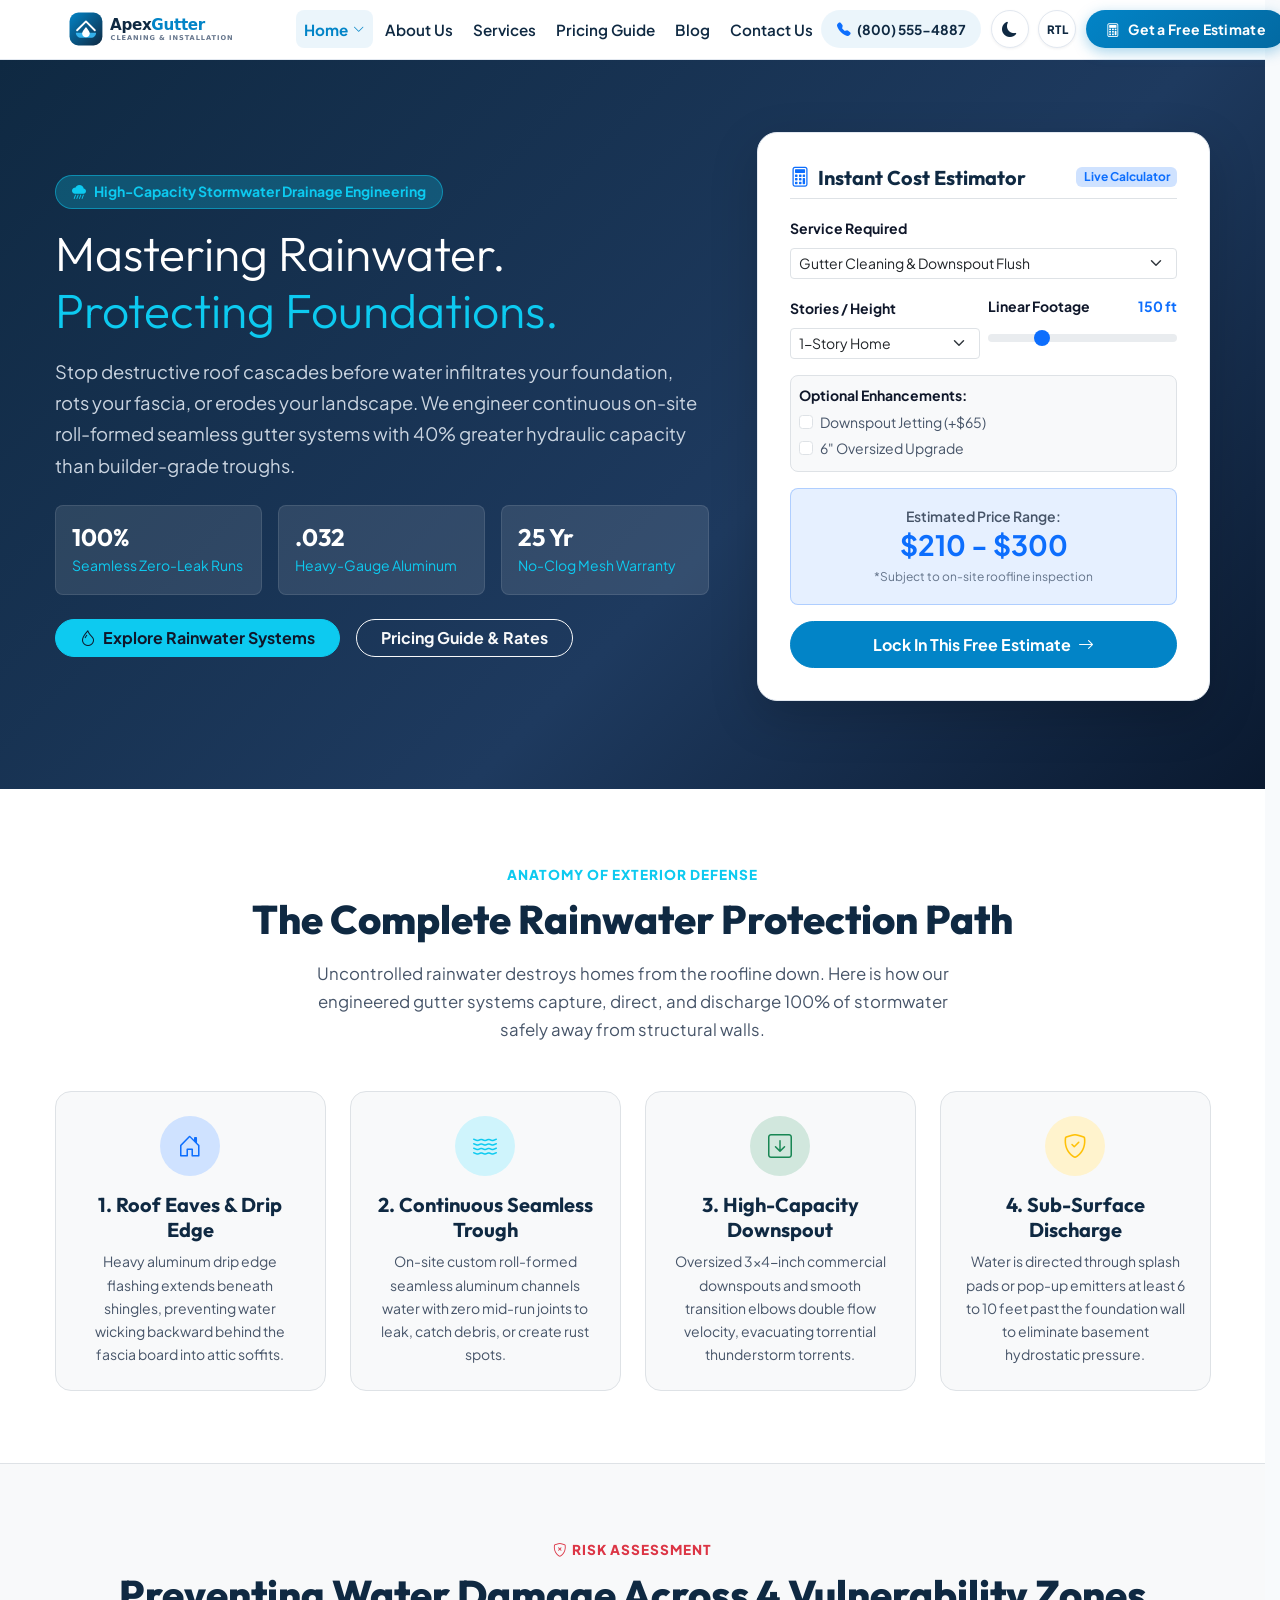
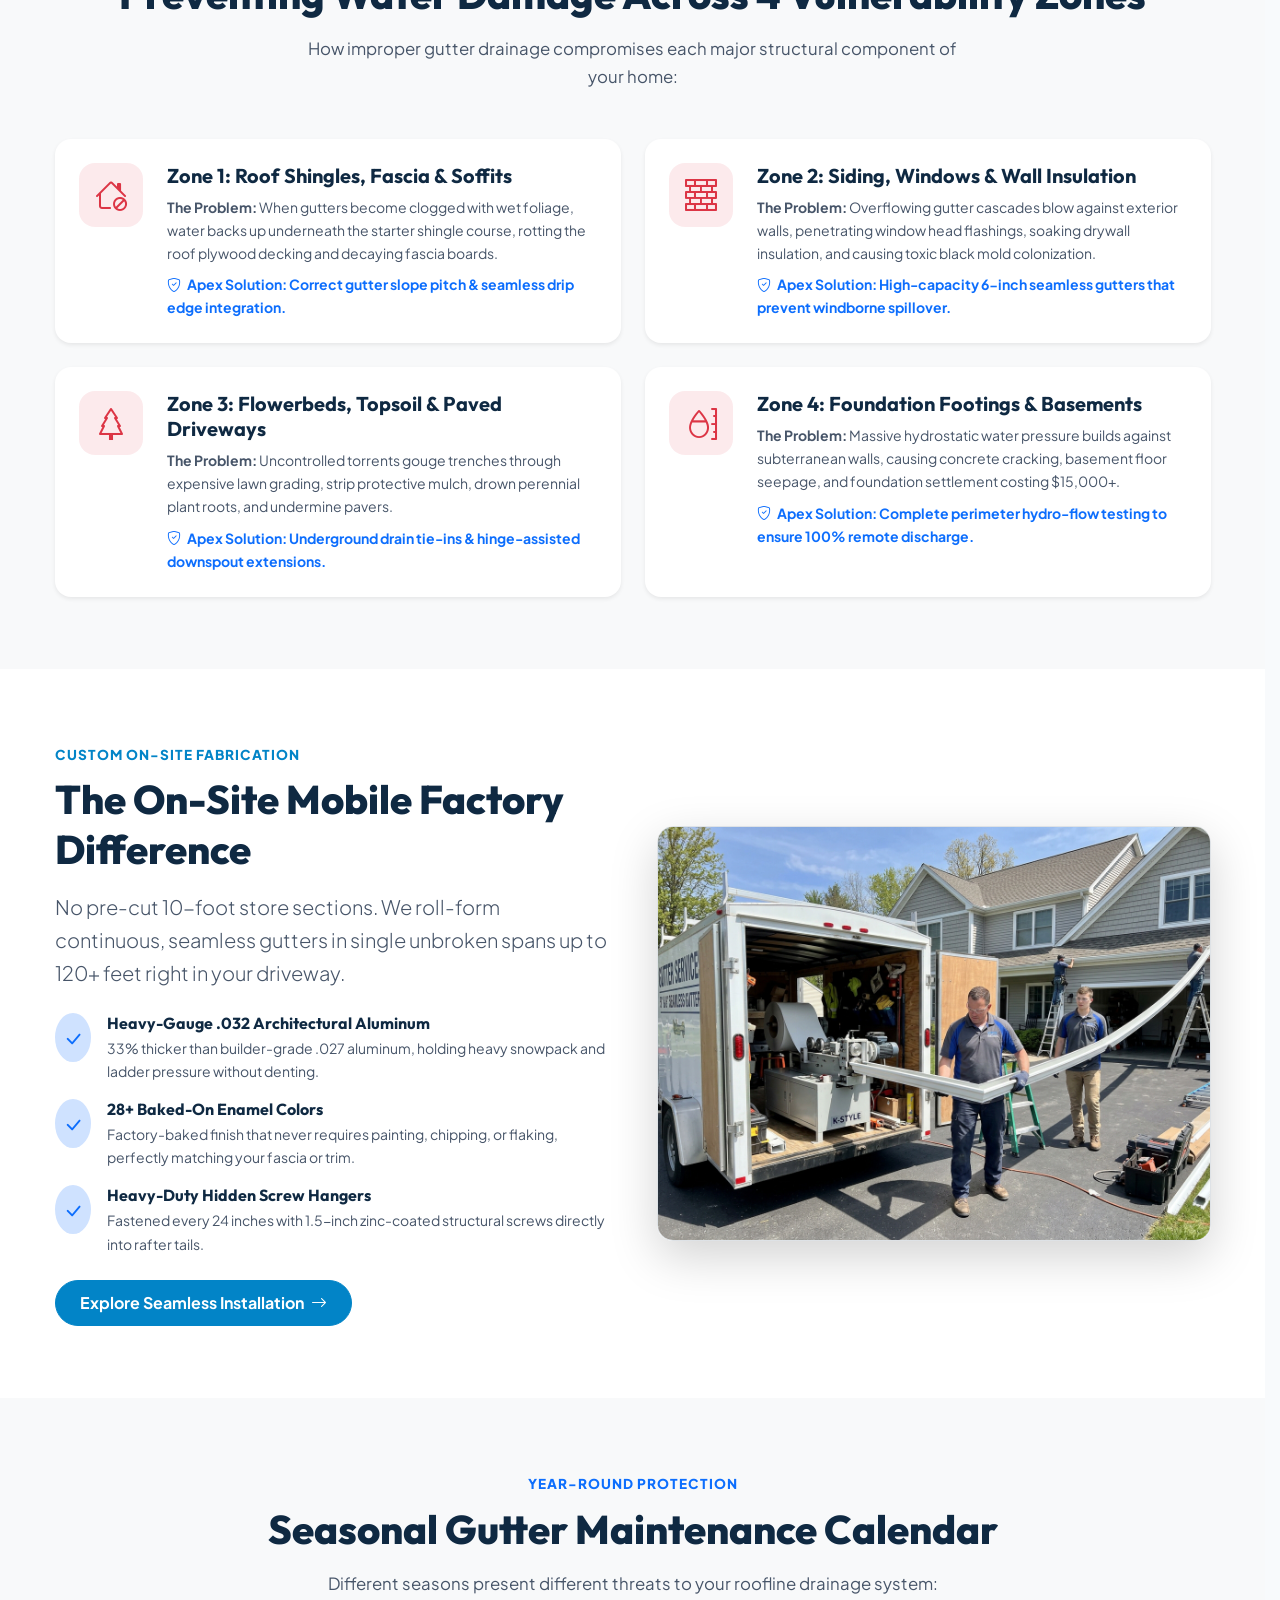
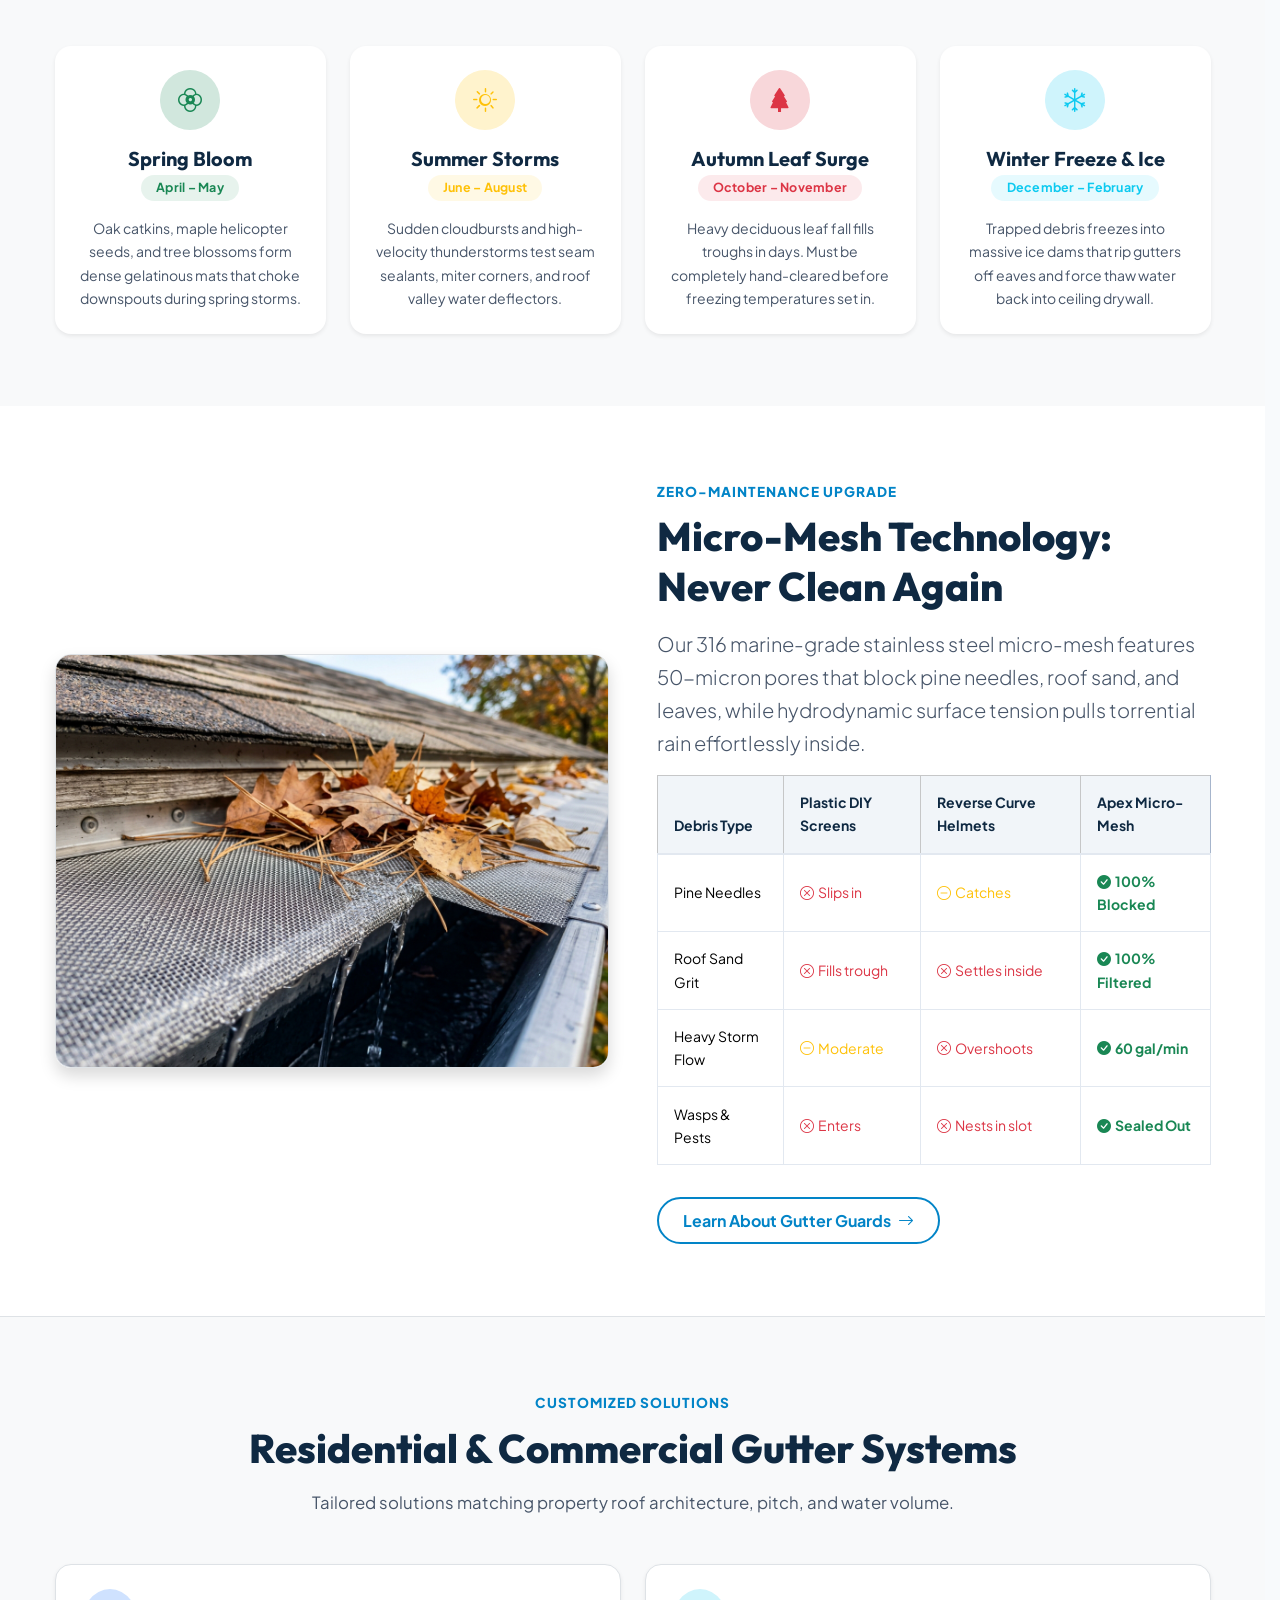
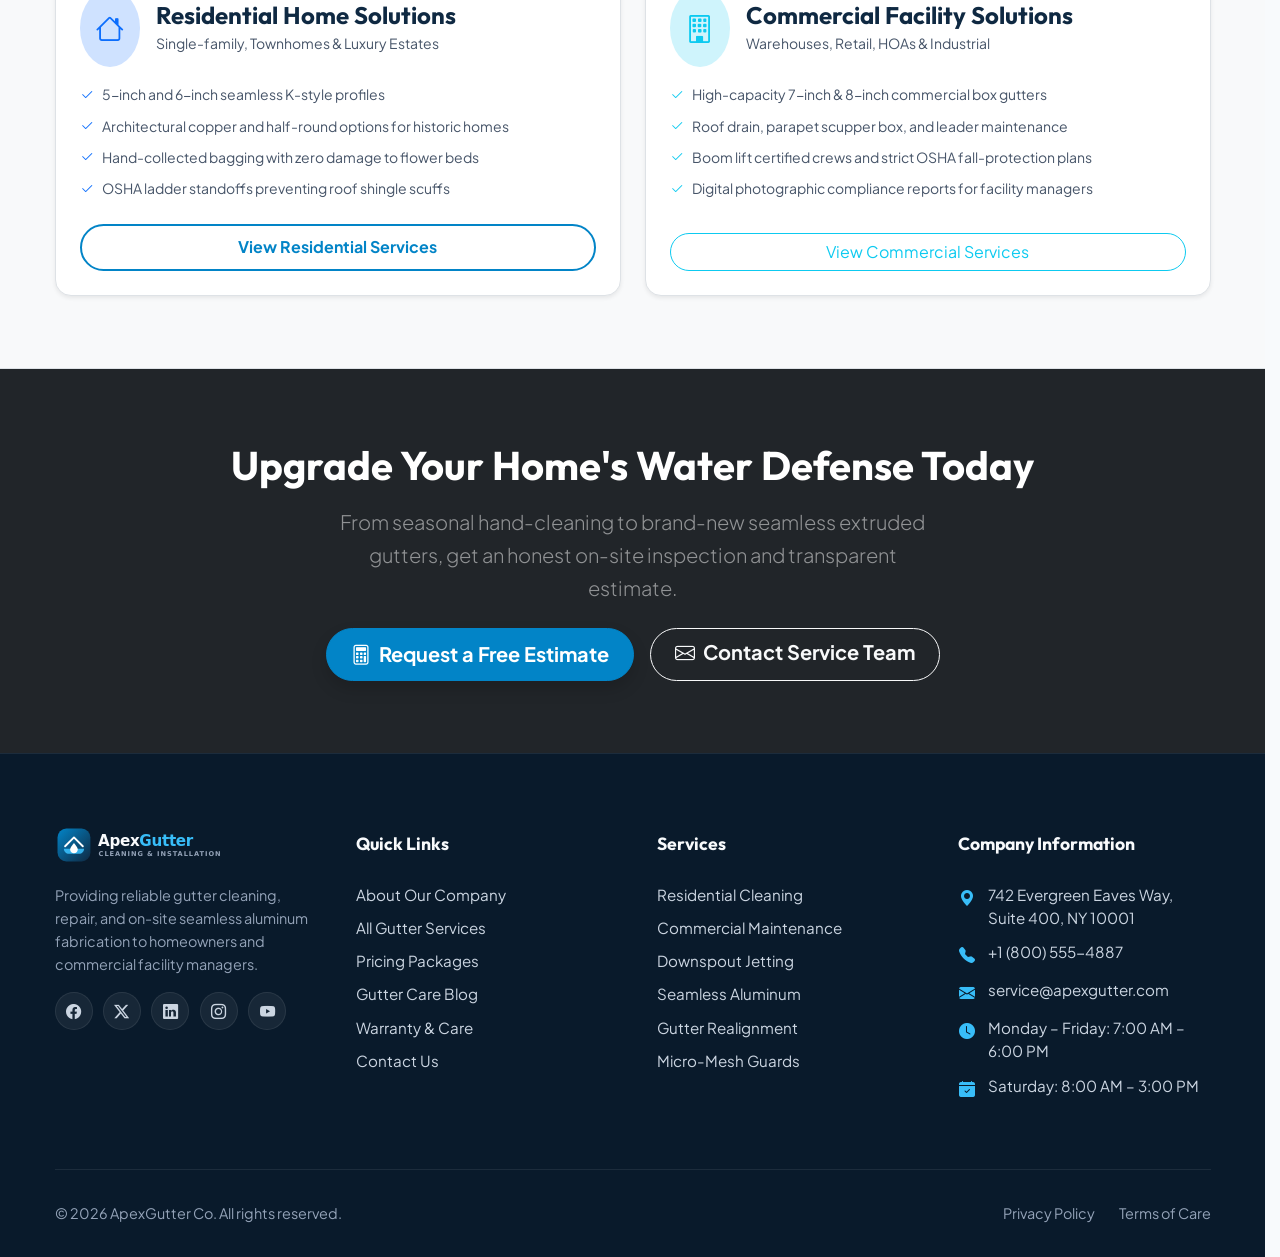
<file: index-2.html>
<!DOCTYPE html>
<html lang="en" data-bs-theme="light">
<head>
  <meta charset="UTF-8">
  <meta name="viewport" content="width=device-width, initial-scale=1.0">
  <title>Rainwater Management & Seamless Installation | ApexGutter</title>
  <meta name="description" content="High-capacity seamless aluminum and copper gutter extrusion, on-site custom fabrication, and micro-mesh gutter guards. Calculate your estimate instantly.">
  <meta name="keywords" content="seamless gutters, copper gutters, rainwater harvesting, gutter extrusion, flood prevention, downspout drainage">
  <meta name="theme-color" content="#0284c7">
  <link rel="icon" type="image/svg+xml" href="assets/images/logo/favicon.svg">

  <!-- Google Fonts: Inter, Outfit, Plus Jakarta Sans -->
  <link rel="preconnect" href="https://fonts.googleapis.com">
  <link rel="preconnect" href="https://fonts.gstatic.com" crossorigin>
  <link href="https://fonts.googleapis.com/css2?family=Inter:wght@300;400;500;600;700&family=Outfit:wght@500;600;700;800&family=Plus+Jakarta+Sans:wght@400;500;600;700&display=swap" rel="stylesheet">

  <!-- Vendor CSS: Bootstrap 5.3.3 & Bootstrap Icons (Local with CDN fallback) -->
  <link rel="stylesheet" href="assets/vendor/bootstrap/bootstrap.min.css">
  <link rel="stylesheet" href="https://cdn.jsdelivr.net/npm/bootstrap@5.3.3/dist/css/bootstrap.min.css">
  <link rel="stylesheet" href="assets/vendor/bootstrap-icons/bootstrap-icons.min.css">
  <link rel="stylesheet" href="https://cdn.jsdelivr.net/npm/bootstrap-icons@1.11.3/font/bootstrap-icons.min.css">

  <!-- Custom Core & Utility CSS -->
  <link rel="stylesheet" href="assets/css/style.css">
  <link rel="stylesheet" href="assets/css/dark.css">
  <link rel="stylesheet" href="assets/css/rtl.css" id="rtlStylesheet">
  <link rel="stylesheet" href="assets/css/responsive.css">
<script>(function(){try{var t=localStorage.getItem('apexgutter_theme');if(!t&&window.matchMedia&&window.matchMedia('(prefers-color-scheme: dark)').matches){t='dark';}if(t){document.documentElement.setAttribute('data-bs-theme',t);}var r=localStorage.getItem('apexgutter_rtl')==='true';if(r){document.documentElement.setAttribute('dir','rtl');document.documentElement.setAttribute('lang','ar');}else{document.documentElement.setAttribute('dir','ltr');document.documentElement.setAttribute('lang','en');}}catch(e){}})();</script>
</head>
<body>

    <!-- Single Unified Navigation Header -->
  <header class="site-header sticky-top" id="siteHeader">
    <nav class="navbar navbar-expand-lg" aria-label="Main navigation">
      <div class="container">
        <!-- Brand Logo -->
        <a class="navbar-brand d-flex align-items-center" href="index.html" aria-label="ApexGutter Home">
          <img src="assets/images/logo/logo.svg" alt="ApexGutter Logo" class="brand-logo-img">
        </a>

        <!-- Right Quick Controls on Mobile (Theme, RTL, Hamburger) -->
        <div class="d-flex align-items-center gap-2 d-lg-none ms-auto me-2">
          <button class="nav-icon-btn theme-toggle-btn" type="button" aria-label="Toggle dark mode" title="Toggle Theme">
            <i class="bi bi-moon-fill theme-icon"></i>
          </button>
          <button class="nav-icon-btn nav-rtl-btn rtl-toggle-btn" type="button" aria-label="Toggle text direction" title="Toggle RTL">
            <span class="rtl-badge-text">RTL</span>
          </button>
        </div>

        <!-- Mobile Hamburger Toggler -->
        <button class="navbar-toggler border-0 shadow-none p-1" type="button" data-bs-toggle="offcanvas" data-bs-target="#mobileNav" aria-controls="mobileNav" aria-expanded="false" aria-label="Toggle navigation">
          <i class="bi bi-list fs-1 text-primary"></i>
        </button>

        <!-- Desktop Navigation Items -->
        <div class="collapse navbar-collapse d-none d-lg-flex" id="desktopNav">
          <ul class="navbar-nav me-auto align-items-center gap-1">
            <!-- Home Dropdown (Closed by default) -->
            <li class="nav-item dropdown home-dropdown-nav">
              <a class="nav-link dropdown-toggle active" href="#" id="homeMenuDropdown" role="button" data-bs-toggle="dropdown" aria-expanded="false">
                <span>Home</span>
                <i class="bi bi-chevron-down" aria-hidden="true"></i>
              </a>
              <div class="dropdown-menu home-dropdown-menu shadow" aria-labelledby="homeMenuDropdown">
                <a href="index.html" class="home-dropdown-item">
                  <span class="home-item-title">General Services</span>
                  <span class="home-item-desc">Comprehensive residential gutter care &amp; water protection</span>
                </a>
                <a href="index-2.html" class="home-dropdown-item active">
                  <span class="home-item-title">Rainwater &amp; Installation</span>
                  <span class="home-item-desc">Seamless extrusion, flood prevention &amp; instant estimator</span>
                </a>
              </div>
            </li>

            <li class="nav-item"><a class="nav-link" href="about.html">About Us</a></li>
            <li class="nav-item"><a class="nav-link" href="services.html">Services</a></li>
            <li class="nav-item"><a class="nav-link" href="pricing.html">Pricing Guide</a></li>
            <li class="nav-item"><a class="nav-link" href="blog.html">Blog</a></li>
            <li class="nav-item"><a class="nav-link" href="contact.html">Contact Us</a></li>
          </ul>

          <!-- Action Items (Phone, Theme, RTL, CTA) -->
          <div class="header-actions">
            <a href="tel:+18005554887" class="nav-phone-link d-none d-xl-inline-flex align-items-center">
              <i class="bi bi-telephone-fill text-primary"></i>
              <span>(800) 555-4887</span>
            </a>

            <!-- Theme Toggle -->
            <button class="nav-icon-btn theme-toggle-btn" type="button" aria-label="Toggle dark mode" title="Toggle Light/Dark Theme">
              <i class="bi bi-moon-fill theme-icon"></i>
            </button>

            <!-- RTL Toggle -->
            <button class="nav-icon-btn nav-rtl-btn rtl-toggle-btn" type="button" aria-label="Toggle text direction" title="Toggle RTL Layout">
              <span class="rtl-badge-text">RTL</span>
            </button>

            <!-- CTA Button -->
            <button type="button" class="btn btn-cta" data-bs-toggle="modal" data-bs-target="#estimateModal">
              <i class="bi bi-calculator"></i>
              <span>Get a Free Estimate</span>
            </button>
          </div>
        </div>
      </div>
    </nav>

    <!-- Offcanvas Mobile Navigation Menu -->
    <div class="offcanvas offcanvas-end mobile-nav" tabindex="-1" id="mobileNav" aria-labelledby="mobileNavLabel">
      <div class="offcanvas-header border-bottom">
        <a href="index.html" class="text-decoration-none" id="mobileNavLabel">
          <img src="assets/images/logo/logo.svg" alt="ApexGutter Logo" class="brand-logo-img">
        </a>
        <button type="button" class="btn-close" data-bs-dismiss="offcanvas" aria-label="Close menu"></button>
      </div>
      <div class="offcanvas-body d-flex flex-column">
        <ul class="navbar-nav mb-4">
          <li class="nav-item dropdown">
            <a class="nav-link dropdown-toggle active d-flex align-items-center gap-2" href="#" id="mobileHomeDropdownToggle" role="button" data-bs-toggle="dropdown" aria-expanded="false">
              <span>Home</span>
              <i class="bi bi-chevron-down" aria-hidden="true"></i>
            </a>
            <ul class="dropdown-menu border-0 shadow-none ps-3 bg-body-tertiary rounded-3" aria-labelledby="mobileHomeDropdownToggle">
              <li><a class="dropdown-item py-2 fw-semibold" href="index.html">General Services</a></li>
              <li><a class="dropdown-item py-2 fw-semibold active" href="index-2.html">Rainwater &amp; Installation</a></li>
            </ul>
          </li>
          <li class="nav-item"><a class="nav-link" href="about.html">About Us</a></li>
          <li class="nav-item"><a class="nav-link" href="services.html">Services</a></li>
          <li class="nav-item"><a class="nav-link" href="pricing.html">Pricing Guide</a></li>
          <li class="nav-item"><a class="nav-link" href="blog.html">Blog</a></li>
          <li class="nav-item"><a class="nav-link" href="contact.html">Contact Us</a></li>
        </ul>

        <div class="mt-auto pt-4 border-top">
          <button type="button" class="btn btn-cta w-100 justify-content-center mb-3" data-bs-toggle="modal" data-bs-target="#estimateModal">
            <i class="bi bi-calculator"></i>
            <span>Get a Free Estimate</span>
          </button>
          <div class="text-center small text-secondary">
            <p class="mb-1"><a href="tel:+18005554887" class="text-decoration-none text-secondary"><i class="bi bi-telephone-fill text-primary me-1"></i>(800) 555-4887</a></p>
            <p class="mb-0"><i class="bi bi-shield-check text-success me-1"></i> Licensed &amp; Fully Insured</p>
          </div>
        </div>
      </div>
    </div>
  </header>

  <main id="main">
    <!-- Home 2 Distinct Hero Section: Dark Engineered Stormwater Aesthetic with Embedded Calculator -->
    <section class="hero-section-2" id="heroHome2">
      <div class="container">
        <div class="row align-items-center g-5">
          <div class="col-lg-7">
            <div class="d-inline-flex align-items-center gap-2 px-3 py-1 rounded-pill bg-info bg-opacity-25 text-info border border-info border-opacity-50 small fw-bold mb-3">
              <i class="bi bi-cloud-rain-heavy-fill"></i>
              <span>High-Capacity Stormwater Drainage Engineering</span>
            </div>
            <h1 class="display-5 fw-extrabold mb-3">
              Mastering Rainwater. <br>
              <span class="text-info">Protecting Foundations.</span>
            </h1>
            <p class="hero-lead mb-4">
              Stop destructive roof cascades before water infiltrates your foundation, rots your fascia, or erodes your landscape. We engineer continuous on-site roll-formed seamless gutter systems with 40% greater hydraulic capacity than builder-grade troughs.
            </p>
            <div class="row g-3 mb-4">
              <div class="col-sm-4">
                <div class="p-3 rounded-3 bg-white bg-opacity-10 border border-white border-opacity-10 h-100">
                  <h4 class="text-white fw-bold mb-0">100%</h4>
                  <small class="text-info">Seamless Zero-Leak Runs</small>
                </div>
              </div>
              <div class="col-sm-4">
                <div class="p-3 rounded-3 bg-white bg-opacity-10 border border-white border-opacity-10 h-100">
                  <h4 class="text-white fw-bold mb-0">.032</h4>
                  <small class="text-info">Heavy-Gauge Aluminum</small>
                </div>
              </div>
              <div class="col-sm-4">
                <div class="p-3 rounded-3 bg-white bg-opacity-10 border border-white border-opacity-10 h-100">
                  <h4 class="text-white fw-bold mb-0">25 Yr</h4>
                  <small class="text-info">No-Clog Mesh Warranty</small>
                </div>
              </div>
            </div>
            <div class="d-flex flex-wrap gap-3 align-items-center">
              <a href="#waterManagement" class="btn btn-info text-dark fw-bold rounded-pill px-4">
                <i class="bi bi-droplet me-1"></i> Explore Rainwater Systems
              </a>
              <a href="pricing.html" class="btn btn-outline-light rounded-pill px-4 fw-bold">
                Pricing Guide &amp; Rates
              </a>
            </div>
          </div>

          <!-- Hero Right: Embedded Live Instant Estimate Calculator -->
          <div class="col-lg-5">
            <div class="calculator-card shadow-lg">
              <div class="d-flex align-items-center justify-content-between mb-3 border-bottom pb-2">
                <h5 class="fw-bold mb-0"><i class="bi bi-calculator text-primary me-2"></i>Instant Cost Estimator</h5>
                <span class="badge bg-primary-subtle text-primary">Live Calculator</span>
              </div>
              <form id="gutterEstimatorForm">
                <div class="mb-3">
                  <label for="calcService" class="form-label small fw-bold">Service Required</label>
                  <select class="form-select form-select-sm" id="calcService">
                    <option value="cleaning" selected>Gutter Cleaning &amp; Downspout Flush</option>
                    <option value="seamless-aluminum">Seamless .032 Aluminum Installation</option>
                    <option value="seamless-copper">Architectural 16oz Copper Installation</option>
                    <option value="guards">Stainless Micro-Mesh Gutter Guards</option>
                    <option value="replacement">Full Old Gutter Tear-off &amp; Replacement</option>
                    <option value="repair">Gutter Repair, Re-Pitch &amp; Seam Seal</option>
                  </select>
                </div>

                <div class="row g-2 mb-3">
                  <div class="col-6">
                    <label for="calcStories" class="form-label small fw-bold">Stories / Height</label>
                    <select class="form-select form-select-sm" id="calcStories">
                      <option value="1.0" selected>1-Story Home</option>
                      <option value="1.35">2-Story Home</option>
                      <option value="1.70">3-Story / Steep Roof</option>
                      <option value="1.45">Commercial Building</option>
                    </select>
                  </div>
                  <div class="col-6">
                    <label for="calcFootage" class="form-label small fw-bold d-flex justify-content-between align-items-center">
                      <span>Linear Footage</span>
                      <span id="calcFootageVal" class="text-primary fw-bold">150 ft</span>
                    </label>
                    <input type="range" class="form-range" id="calcFootage" min="60" max="400" step="10" value="150">
                  </div>
                </div>

                <!-- Optional Add-ons -->
                <div class="mb-3 p-2 rounded-3 bg-light border small">
                  <span class="fw-bold d-block mb-1">Optional Enhancements:</span>
                  <div class="form-check form-check-inline">
                    <input class="form-check-input" type="checkbox" id="addonDownspouts">
                    <label class="form-check-label text-secondary" for="addonDownspouts">Downspout Jetting (+$65)</label>
                  </div>
                  <div class="form-check form-check-inline">
                    <input class="form-check-input" type="checkbox" id="addonOversized">
                    <label class="form-check-label text-secondary" for="addonOversized">6" Oversized Upgrade</label>
                  </div>
                </div>

                <!-- Live Result Display -->
                <div class="p-3 rounded-3 bg-primary bg-opacity-10 border border-primary border-opacity-25 text-center mb-3">
                  <small class="text-secondary fw-semibold d-block">Estimated Price Range:</small>
                  <div class="h3 fw-bold text-primary mb-0" id="calcResultRange">$180 - $265</div>
                  <small class="text-muted" style="font-size:0.75rem;">*Subject to on-site roofline inspection</small>
                </div>

                <button type="button" class="btn btn-primary w-100 fw-bold rounded-pill" id="lockEstimateBtn">
                  Lock In This Free Estimate <i class="bi bi-arrow-right ms-1"></i>
                </button>
              </form>
            </div>
          </div>
        </div>
      </div>
    </section>

    <!-- Rainwater Management Architecture Section -->
    <section class="py-5 bg-white border-bottom" id="waterManagement">
      <div class="container py-4">
        <div class="text-center mb-5">
          <span class="section-tag text-info">Anatomy of Exterior Defense</span>
          <h2 class="section-title">The Complete Rainwater Protection Path</h2>
          <p class="section-subtitle">
            Uncontrolled rainwater destroys homes from the roofline down. Here is how our engineered gutter systems capture, direct, and discharge 100% of stormwater safely away from structural walls.
          </p>
        </div>
        <div class="row g-4">
          <div class="col-md-6 col-lg-3">
            <div class="p-4 rounded-4 border bg-body-tertiary h-100 d-flex flex-column text-center">
              <div class="rounded-circle bg-primary-subtle text-primary d-flex align-items-center justify-content-center mx-auto mb-3" style="width:60px;height:60px;">
                <i class="bi bi-house-door fs-4"></i>
              </div>
              <h5 class="fw-bold mb-2">1. Roof Eaves &amp; Drip Edge</h5>
              <p class="small text-secondary mb-0">
                Heavy aluminum drip edge flashing extends beneath shingles, preventing water wicking backward behind the fascia board into attic soffits.
              </p>
            </div>
          </div>
          <div class="col-md-6 col-lg-3">
            <div class="p-4 rounded-4 border bg-body-tertiary h-100 d-flex flex-column text-center">
              <div class="rounded-circle bg-info-subtle text-info d-flex align-items-center justify-content-center mx-auto mb-3" style="width:60px;height:60px;">
                <i class="bi bi-water fs-4"></i>
              </div>
              <h5 class="fw-bold mb-2">2. Continuous Seamless Trough</h5>
              <p class="small text-secondary mb-0">
                On-site custom roll-formed seamless aluminum channels water with zero mid-run joints to leak, catch debris, or create rust spots.
              </p>
            </div>
          </div>
          <div class="col-md-6 col-lg-3">
            <div class="p-4 rounded-4 border bg-body-tertiary h-100 d-flex flex-column text-center">
              <div class="rounded-circle bg-success-subtle text-success d-flex align-items-center justify-content-center mx-auto mb-3" style="width:60px;height:60px;">
                <i class="bi bi-arrow-down-square fs-4"></i>
              </div>
              <h5 class="fw-bold mb-2">3. High-Capacity Downspout</h5>
              <p class="small text-secondary mb-0">
                Oversized 3x4-inch commercial downspouts and smooth transition elbows double flow velocity, evacuating torrential thunderstorm torrents.
              </p>
            </div>
          </div>
          <div class="col-md-6 col-lg-3">
            <div class="p-4 rounded-4 border bg-body-tertiary h-100 d-flex flex-column text-center">
              <div class="rounded-circle bg-warning-subtle text-warning d-flex align-items-center justify-content-center mx-auto mb-3" style="width:60px;height:60px;">
                <i class="bi bi-shield-check fs-4"></i>
              </div>
              <h5 class="fw-bold mb-2">4. Sub-Surface Discharge</h5>
              <p class="small text-secondary mb-0">
                Water is directed through splash pads or pop-up emitters at least 6 to 10 feet past the foundation wall to eliminate basement hydrostatic pressure.
              </p>
            </div>
          </div>
        </div>
      </div>
    </section>

    <!-- Preventing Water Damage to Roofs, Walls, Landscaping & Foundations (Interactive Vulnerability Matrix) -->
    <section class="py-5 bg-body-tertiary" id="vulnerabilityMatrix">
      <div class="container py-4">
        <div class="text-center mb-5">
          <span class="section-tag text-danger"><i class="bi bi-shield-x me-1"></i>Risk Assessment</span>
          <h2 class="section-title">Preventing Water Damage Across 4 Vulnerability Zones</h2>
          <p class="section-subtitle">How improper gutter drainage compromises each major structural component of your home:</p>
        </div>
        <div class="row g-4">
          <!-- Zone 1: Roof & Fascia -->
          <div class="col-md-6">
            <div class="card h-100 border-0 shadow-sm rounded-4 overflow-hidden">
              <div class="card-body p-4 d-flex gap-4">
                <div class="rounded-4 bg-danger bg-opacity-10 text-danger p-3 d-flex align-items-center justify-content-center flex-shrink-0" style="width:64px;height:64px;">
                  <i class="bi bi-house-slash fs-2"></i>
                </div>
                <div>
                  <h5 class="fw-bold mb-2">Zone 1: Roof Shingles, Fascia &amp; Soffits</h5>
                  <p class="text-secondary small mb-2">
                    <strong>The Problem:</strong> When gutters become clogged with wet foliage, water backs up underneath the starter shingle course, rotting the roof plywood decking and decaying fascia boards.
                  </p>
                  <p class="text-primary small mb-0 fw-bold">
                    <i class="bi bi-shield-check me-1"></i> Apex Solution: Correct gutter slope pitch &amp; seamless drip edge integration.
                  </p>
                </div>
              </div>
            </div>
          </div>

          <!-- Zone 2: Exterior Walls & Siding -->
          <div class="col-md-6">
            <div class="card h-100 border-0 shadow-sm rounded-4 overflow-hidden">
              <div class="card-body p-4 d-flex gap-4">
                <div class="rounded-4 bg-danger bg-opacity-10 text-danger p-3 d-flex align-items-center justify-content-center flex-shrink-0" style="width:64px;height:64px;">
                  <i class="bi bi-bricks fs-2"></i>
                </div>
                <div>
                  <h5 class="fw-bold mb-2">Zone 2: Siding, Windows &amp; Wall Insulation</h5>
                  <p class="text-secondary small mb-2">
                    <strong>The Problem:</strong> Overflowing gutter cascades blow against exterior walls, penetrating window head flashings, soaking drywall insulation, and causing toxic black mold colonization.
                  </p>
                  <p class="text-primary small mb-0 fw-bold">
                    <i class="bi bi-shield-check me-1"></i> Apex Solution: High-capacity 6-inch seamless gutters that prevent windborne spillover.
                  </p>
                </div>
              </div>
            </div>
          </div>

          <!-- Zone 3: Landscaping & Topsoil -->
          <div class="col-md-6">
            <div class="card h-100 border-0 shadow-sm rounded-4 overflow-hidden">
              <div class="card-body p-4 d-flex gap-4">
                <div class="rounded-4 bg-danger bg-opacity-10 text-danger p-3 d-flex align-items-center justify-content-center flex-shrink-0" style="width:64px;height:64px;">
                  <i class="bi bi-tree fs-2"></i>
                </div>
                <div>
                  <h5 class="fw-bold mb-2">Zone 3: Flowerbeds, Topsoil &amp; Paved Driveways</h5>
                  <p class="text-secondary small mb-2">
                    <strong>The Problem:</strong> Uncontrolled torrents gouge trenches through expensive lawn grading, strip protective mulch, drown perennial plant roots, and undermine pavers.
                  </p>
                  <p class="text-primary small mb-0 fw-bold">
                    <i class="bi bi-shield-check me-1"></i> Apex Solution: Underground drain tie-ins &amp; hinge-assisted downspout extensions.
                  </p>
                </div>
              </div>
            </div>
          </div>

          <!-- Zone 4: Concrete Foundation & Basement -->
          <div class="col-md-6">
            <div class="card h-100 border-0 shadow-sm rounded-4 overflow-hidden">
              <div class="card-body p-4 d-flex gap-4">
                <div class="rounded-4 bg-danger bg-opacity-10 text-danger p-3 d-flex align-items-center justify-content-center flex-shrink-0" style="width:64px;height:64px;">
                  <i class="bi bi-moisture fs-2"></i>
                </div>
                <div>
                  <h5 class="fw-bold mb-2">Zone 4: Foundation Footings &amp; Basements</h5>
                  <p class="text-secondary small mb-2">
                    <strong>The Problem:</strong> Massive hydrostatic water pressure builds against subterranean walls, causing concrete cracking, basement floor seepage, and foundation settlement costing $15,000+.
                  </p>
                  <p class="text-primary small mb-0 fw-bold">
                    <i class="bi bi-shield-check me-1"></i> Apex Solution: Complete perimeter hydro-flow testing to ensure 100% remote discharge.
                  </p>
                </div>
              </div>
            </div>
          </div>
        </div>
      </div>
    </section>

    <!-- On-Site Mobile Seamless Fabrication Showcase -->
    <section class="py-5 bg-white" id="mobileExtrusion">
      <div class="container py-4">
        <div class="row align-items-center g-5">
          <div class="col-lg-6">
            <span class="section-tag">Custom On-Site Fabrication</span>
            <h2 class="section-title">The On-Site Mobile Factory Difference</h2>
            <p class="text-secondary lead">
              No pre-cut 10-foot store sections. We roll-form continuous, seamless gutters in single unbroken spans up to 120+ feet right in your driveway.
            </p>
            <div class="d-flex flex-column gap-3 my-4">
              <div class="d-flex align-items-start gap-3">
                <div class="p-2 rounded-circle bg-primary-subtle text-primary flex-shrink-0">
                  <i class="bi bi-check-lg fs-5"></i>
                </div>
                <div>
                  <h6 class="fw-bold mb-1">Heavy-Gauge .032 Architectural Aluminum</h6>
                  <p class="small text-secondary mb-0">33% thicker than builder-grade .027 aluminum, holding heavy snowpack and ladder pressure without denting.</p>
                </div>
              </div>
              <div class="d-flex align-items-start gap-3">
                <div class="p-2 rounded-circle bg-primary-subtle text-primary flex-shrink-0">
                  <i class="bi bi-check-lg fs-5"></i>
                </div>
                <div>
                  <h6 class="fw-bold mb-1">28+ Baked-On Enamel Colors</h6>
                  <p class="small text-secondary mb-0">Factory-baked finish that never requires painting, chipping, or flaking, perfectly matching your fascia or trim.</p>
                </div>
              </div>
              <div class="d-flex align-items-start gap-3">
                <div class="p-2 rounded-circle bg-primary-subtle text-primary flex-shrink-0">
                  <i class="bi bi-check-lg fs-5"></i>
                </div>
                <div>
                  <h6 class="fw-bold mb-1">Heavy-Duty Hidden Screw Hangers</h6>
                  <p class="small text-secondary mb-0">Fastened every 24 inches with 1.5-inch zinc-coated structural screws directly into rafter tails.</p>
                </div>
              </div>
            </div>
            <a href="service-details.html?service=seamless-installation" class="btn btn-primary rounded-pill px-4">
              Explore Seamless Installation <i class="bi bi-arrow-right ms-1"></i>
            </a>
          </div>
          <div class="col-lg-6">
            <div class="rounded-4 overflow-hidden shadow-lg border">
              <img src="assets/images/services/service-seamless.jpg" alt="Mobile seamless gutter extrusion machine forming continuous aluminum gutters on driveway" class="img-fluid w-100">
            </div>
          </div>
        </div>
      </div>
    </section>

    <!-- Seasonal Gutter Maintenance Schedule -->
    <section class="py-5 bg-body-tertiary" id="seasonalSchedule">
      <div class="container py-4">
        <div class="text-center mb-5">
          <span class="section-tag text-primary">Year-Round Protection</span>
          <h2 class="section-title">Seasonal Gutter Maintenance Calendar</h2>
          <p class="section-subtitle">Different seasons present different threats to your roofline drainage system:</p>
        </div>
        <div class="row g-4">
          <!-- Spring -->
          <div class="col-md-6 col-lg-3">
            <div class="card h-100 border-0 shadow-sm rounded-4 p-4 text-center">
              <div class="rounded-circle bg-success-subtle text-success d-flex align-items-center justify-content-center mx-auto mb-3" style="width:60px;height:60px;">
                <i class="bi bi-flower2 fs-4"></i>
              </div>
              <h5 class="fw-bold mb-1">Spring Bloom</h5>
              <span class="badge bg-success bg-opacity-10 text-success seasonal-badge mb-3">April – May</span>
              <p class="small text-secondary mb-0">
                Oak catkins, maple helicopter seeds, and tree blossoms form dense gelatinous mats that choke downspouts during spring storms.
              </p>
            </div>
          </div>
          <!-- Summer -->
          <div class="col-md-6 col-lg-3">
            <div class="card h-100 border-0 shadow-sm rounded-4 p-4 text-center">
              <div class="rounded-circle bg-warning-subtle text-warning d-flex align-items-center justify-content-center mx-auto mb-3" style="width:60px;height:60px;">
                <i class="bi bi-sun fs-4"></i>
              </div>
              <h5 class="fw-bold mb-1">Summer Storms</h5>
              <span class="badge bg-warning bg-opacity-10 text-warning seasonal-badge mb-3">June – August</span>
              <p class="small text-secondary mb-0">
                Sudden cloudbursts and high-velocity thunderstorms test seam sealants, miter corners, and roof valley water deflectors.
              </p>
            </div>
          </div>
          <!-- Autumn -->
          <div class="col-md-6 col-lg-3">
            <div class="card h-100 border-0 shadow-sm rounded-4 p-4 text-center">
              <div class="rounded-circle bg-danger-subtle text-danger d-flex align-items-center justify-content-center mx-auto mb-3" style="width:60px;height:60px;">
                <i class="bi bi-tree-fill fs-4"></i>
              </div>
              <h5 class="fw-bold mb-1">Autumn Leaf Surge</h5>
              <span class="badge bg-danger bg-opacity-10 text-danger seasonal-badge mb-3">October – November</span>
              <p class="small text-secondary mb-0">
                Heavy deciduous leaf fall fills troughs in days. Must be completely hand-cleared before freezing temperatures set in.
              </p>
            </div>
          </div>
          <!-- Winter -->
          <div class="col-md-6 col-lg-3">
            <div class="card h-100 border-0 shadow-sm rounded-4 p-4 text-center">
              <div class="rounded-circle bg-info-subtle text-info d-flex align-items-center justify-content-center mx-auto mb-3" style="width:60px;height:60px;">
                <i class="bi bi-snow fs-4"></i>
              </div>
              <h5 class="fw-bold mb-1">Winter Freeze &amp; Ice</h5>
              <span class="badge bg-info bg-opacity-10 text-info seasonal-badge mb-3">December – February</span>
              <p class="small text-secondary mb-0">
                Trapped debris freezes into massive ice dams that rip gutters off eaves and force thaw water back into ceiling drywall.
              </p>
            </div>
          </div>
        </div>
      </div>
    </section>

    <!-- Micro-Mesh Gutter Guard Leaf Blockade Demonstration -->
    <section class="py-5 bg-white border-bottom" id="gutterGuardsShowcase">
      <div class="container py-4">
        <div class="row align-items-center g-5">
          <div class="col-lg-6 order-lg-2">
            <span class="section-tag">Zero-Maintenance Upgrade</span>
            <h2 class="section-title">Micro-Mesh Technology: Never Clean Again</h2>
            <p class="text-secondary lead">
              Our 316 marine-grade stainless steel micro-mesh features 50-micron pores that block pine needles, roof sand, and leaves, while hydrodynamic surface tension pulls torrential rain effortlessly inside.
            </p>
            <div class="table-responsive my-3">
              <table class="table table-bordered table-sm small align-middle">
                <thead class="table-light">
                  <tr>
                    <th>Debris Type</th>
                    <th>Plastic DIY Screens</th>
                    <th>Reverse Curve Helmets</th>
                    <th class="table-primary fw-bold">Apex Micro-Mesh</th>
                  </tr>
                </thead>
                <tbody>
                  <tr>
                    <td>Pine Needles</td>
                    <td class="text-danger"><i class="bi bi-x-circle me-1"></i>Slips in</td>
                    <td class="text-warning"><i class="bi bi-dash-circle me-1"></i>Catches</td>
                    <td class="text-success fw-bold"><i class="bi bi-check-circle-fill me-1"></i>100% Blocked</td>
                  </tr>
                  <tr>
                    <td>Roof Sand Grit</td>
                    <td class="text-danger"><i class="bi bi-x-circle me-1"></i>Fills trough</td>
                    <td class="text-danger"><i class="bi bi-x-circle me-1"></i>Settles inside</td>
                    <td class="text-success fw-bold"><i class="bi bi-check-circle-fill me-1"></i>100% Filtered</td>
                  </tr>
                  <tr>
                    <td>Heavy Storm Flow</td>
                    <td class="text-warning"><i class="bi bi-dash-circle me-1"></i>Moderate</td>
                    <td class="text-danger"><i class="bi bi-x-circle me-1"></i>Overshoots</td>
                    <td class="text-success fw-bold"><i class="bi bi-check-circle-fill me-1"></i>60 gal/min</td>
                  </tr>
                  <tr>
                    <td>Wasps &amp; Pests</td>
                    <td class="text-danger"><i class="bi bi-x-circle me-1"></i>Enters</td>
                    <td class="text-danger"><i class="bi bi-x-circle me-1"></i>Nests in slot</td>
                    <td class="text-success fw-bold"><i class="bi bi-check-circle-fill me-1"></i>Sealed Out</td>
                  </tr>
                </tbody>
              </table>
            </div>
            <a href="service-details.html?service=gutter-guards" class="btn btn-outline-primary rounded-pill px-4">
              Learn About Gutter Guards <i class="bi bi-arrow-right ms-1"></i>
            </a>
          </div>
          <div class="col-lg-6 order-lg-1">
            <div class="rounded-4 overflow-hidden shadow border">
              <img src="assets/images/services/service-guards.jpg" alt="Stainless steel micro-mesh gutter guard filtering water while blocking leaves" class="img-fluid w-100">
            </div>
          </div>
        </div>
      </div>
    </section>

    <!-- Residential vs Commercial Solutions -->
    <section class="py-5 bg-body-tertiary" id="resVsComm">
      <div class="container py-4">
        <div class="text-center mb-5">
          <span class="section-tag">Customized Solutions</span>
          <h2 class="section-title">Residential &amp; Commercial Gutter Systems</h2>
          <p class="section-subtitle">Tailored solutions matching property roof architecture, pitch, and water volume.</p>
        </div>
        <div class="row g-4">
          <div class="col-md-6">
            <div class="p-4 rounded-4 bg-white border shadow-sm h-100 d-flex flex-column">
              <div class="d-flex align-items-center gap-3 mb-3">
                <div class="p-3 rounded-circle bg-primary-subtle text-primary">
                  <i class="bi bi-house fs-3"></i>
                </div>
                <div>
                  <h4 class="fw-bold mb-0">Residential Home Solutions</h4>
                  <small class="text-secondary">Single-family, Townhomes &amp; Luxury Estates</small>
                </div>
              </div>
              <ul class="list-unstyled d-flex flex-column gap-2 text-secondary small mb-4">
                <li><i class="bi bi-check2 text-primary me-2"></i>5-inch and 6-inch seamless K-style profiles</li>
                <li><i class="bi bi-check2 text-primary me-2"></i>Architectural copper and half-round options for historic homes</li>
                <li><i class="bi bi-check2 text-primary me-2"></i>Hand-collected bagging with zero damage to flower beds</li>
                <li><i class="bi bi-check2 text-primary me-2"></i>OSHA ladder standoffs preventing roof shingle scuffs</li>
              </ul>
              <a href="services.html" class="btn btn-outline-primary w-100 mt-auto">View Residential Services</a>
            </div>
          </div>
          <div class="col-md-6">
            <div class="p-4 rounded-4 bg-white border shadow-sm h-100 d-flex flex-column">
              <div class="d-flex align-items-center gap-3 mb-3">
                <div class="p-3 rounded-circle bg-info-subtle text-info">
                  <i class="bi bi-building fs-3"></i>
                </div>
                <div>
                  <h4 class="fw-bold mb-0">Commercial Facility Solutions</h4>
                  <small class="text-secondary">Warehouses, Retail, HOAs &amp; Industrial</small>
                </div>
              </div>
              <ul class="list-unstyled d-flex flex-column gap-2 text-secondary small mb-4">
                <li><i class="bi bi-check2 text-info me-2"></i>High-capacity 7-inch &amp; 8-inch commercial box gutters</li>
                <li><i class="bi bi-check2 text-info me-2"></i>Roof drain, parapet scupper box, and leader maintenance</li>
                <li><i class="bi bi-check2 text-info me-2"></i>Boom lift certified crews and strict OSHA fall-protection plans</li>
                <li><i class="bi bi-check2 text-info me-2"></i>Digital photographic compliance reports for facility managers</li>
              </ul>
              <a href="service-details.html?service=commercial-cleaning" class="btn btn-outline-info w-100 mt-auto">View Commercial Services</a>
            </div>
          </div>
        </div>
      </div>
    </section>

    <!-- Call to Action Banner -->
    <section class="py-5 bg-dark text-white border-top" id="ctaHome2">
      <div class="container py-4 text-center">
        <h2 class="display-6 fw-bold mb-3 text-white">Upgrade Your Home's Water Defense Today</h2>
        <p class="lead mb-4 text-white-50 max-w-600 mx-auto">
          From seasonal hand-cleaning to brand-new seamless extruded gutters, get an honest on-site inspection and transparent estimate.
        </p>
        <div class="d-flex flex-wrap justify-content-center gap-3">
          <button type="button" class="btn btn-primary btn-lg rounded-pill px-4 fw-bold shadow" data-bs-toggle="modal" data-bs-target="#estimateModal">
            <i class="bi bi-calculator me-1"></i> Request a Free Estimate
          </button>
          <a href="contact.html" class="btn btn-outline-light btn-lg rounded-pill px-4 fw-bold">
            <i class="bi bi-envelope me-1"></i> Contact Service Team
          </a>
        </div>
      </div>
    </section>
  </main>

  <!-- Site Footer -->
  <footer class="site-footer">
    <div class="container">
      <div class="row g-4 g-lg-5">
        <div class="col-lg-3 col-md-6 mb-4 mb-lg-0">
          <div class="footer-brand-wrap">
            <a href="index.html" aria-label="ApexGutter Home">
              <img src="assets/images/logo/logo-dark.svg" alt="ApexGutter Logo" class="brand-logo-img">
            </a>
          </div>
          <p class="small text-secondary mb-3">
            Providing reliable gutter cleaning, repair, and on-site seamless aluminum fabrication to homeowners and commercial facility managers.
          </p>
          <div class="footer-social">
            <a href="https://facebook.com" target="_blank" rel="noopener noreferrer" class="footer-social-link" aria-label="Facebook"><i class="bi bi-facebook"></i></a>
            <a href="https://twitter.com" target="_blank" rel="noopener noreferrer" class="footer-social-link" aria-label="Twitter X"><i class="bi bi-twitter-x"></i></a>
            <a href="https://linkedin.com" target="_blank" rel="noopener noreferrer" class="footer-social-link" aria-label="LinkedIn"><i class="bi bi-linkedin"></i></a>
            <a href="https://instagram.com" target="_blank" rel="noopener noreferrer" class="footer-social-link" aria-label="Instagram"><i class="bi bi-instagram"></i></a>
            <a href="https://youtube.com" target="_blank" rel="noopener noreferrer" class="footer-social-link" aria-label="YouTube"><i class="bi bi-youtube"></i></a>
          </div>
        </div>
        <div class="col-lg-3 col-md-6 mb-4 mb-lg-0">
          <h5>Quick Links</h5>
          <ul class="footer-links">
            <li><a href="about.html">About Our Company</a></li>
            <li><a href="services.html">All Gutter Services</a></li>
            <li><a href="pricing.html">Pricing Packages</a></li>
            <li><a href="blog.html">Gutter Care Blog</a></li>
            <li><a href="terms-of-care.html">Warranty &amp; Care</a></li>
            <li><a href="contact.html">Contact Us</a></li>
          </ul>
        </div>
        <div class="col-lg-3 col-md-6 mb-4 mb-lg-0">
          <h5>Services</h5>
          <ul class="footer-links">
            <li><a href="service-details.html?service=residential-cleaning">Residential Cleaning</a></li>
            <li><a href="service-details.html?service=commercial-cleaning">Commercial Maintenance</a></li>
            <li><a href="service-details.html?service=downspout-cleaning">Downspout Jetting</a></li>
            <li><a href="service-details.html?service=seamless-installation">Seamless Aluminum</a></li>
            <li><a href="service-details.html?service=gutter-repair">Gutter Realignment</a></li>
            <li><a href="service-details.html?service=gutter-guards">Micro-Mesh Guards</a></li>
          </ul>
        </div>
        <div class="col-lg-3 col-md-6 mb-4 mb-lg-0">
          <h5>Company Information</h5>
          <ul class="footer-links footer-contact-list">
            <li>
              <i class="bi bi-geo-alt-fill footer-contact-icon"></i>
              <span>742 Evergreen Eaves Way,<br>Suite 400, NY 10001</span>
            </li>
            <li>
              <i class="bi bi-telephone-fill footer-contact-icon"></i>
              <a href="tel:+18005554887"><bdi>+1 (800) 555-4887</bdi></a>
            </li>
            <li>
              <i class="bi bi-envelope-fill footer-contact-icon"></i>
              <a href="mailto:service@apexgutter.com"><bdi>service@apexgutter.com</bdi></a>
            </li>
            <li>
              <i class="bi bi-clock-fill footer-contact-icon"></i>
              <span>Monday – Friday: <bdi>7:00 AM – 6:00 PM</bdi></span>
            </li>
            <li>
              <i class="bi bi-calendar-check-fill footer-contact-icon"></i>
              <span>Saturday: <bdi>8:00 AM – 3:00 PM</bdi></span>
            </li>
          </ul>
        </div>
      </div>
      <div class="footer-bottom d-flex flex-wrap justify-content-between align-items-center gap-3">
        <p class="mb-0 text-secondary" dir="auto">&copy; 2026 ApexGutter Co. All rights reserved.</p>
        <div class="d-flex align-items-center gap-4 text-secondary small">
          <a href="privacy-policy.html" class="footer-bottom-link">Privacy Policy</a>
          <a href="terms-of-care.html" class="footer-bottom-link">Terms of Care</a>
        </div>
      </div>
    </div>
  </footer>

  <!-- Floating Back To Top Button -->
  <button id="backToTopBtn" class="back-to-top-btn" aria-label="Scroll back to top" title="Back to top">
    <i class="bi bi-chevron-up"></i>
  </button>

  <!-- Free Estimate Request Modal (Shared Component) -->
  <div class="modal fade" id="estimateModal" tabindex="-1" aria-labelledby="estimateModalLabel" aria-hidden="true">
    <div class="modal-dialog modal-dialog-centered modal-lg">
      <div class="modal-content rounded-4 border-0 shadow-lg overflow-hidden">
        <div class="modal-header bg-primary text-white py-3">
          <h5 class="modal-title d-flex align-items-center gap-2" id="estimateModalLabel">
            <i class="bi bi-calculator"></i>
            <span>Request a Free Gutter Estimate</span>
          </h5>
          <button type="button" class="btn-close btn-close-white" data-bs-dismiss="modal" aria-label="Close"></button>
        </div>
        <div class="modal-body p-4">
          <p class="text-secondary small mb-3">
            Fill out your property details below. Our estimation calculator matches your roofline measurements with our local service rates.
          </p>
          <form id="modalEstimateForm" class="needs-validation" novalidate>
            <div class="row g-3">
              <div class="col-md-6">
                <label for="modalFullName" class="form-label small fw-bold">Full Name *</label>
                <input type="text" class="form-control" id="modalFullName" name="name" placeholder="John Smith" required>
                <div class="invalid-feedback">Please enter your name.</div>
              </div>
              <div class="col-md-6">
                <label for="modalEmail" class="form-label small fw-bold">Email Address *</label>
                <input type="email" class="form-control" id="modalEmail" name="email" placeholder="john@example.com" required>
                <div class="invalid-feedback">Please enter a valid email address.</div>
              </div>
              <div class="col-md-6">
                <label for="modalPhone" class="form-label small fw-bold">Phone Number *</label>
                <input type="tel" class="form-control" id="modalPhone" name="phone" placeholder="(555) 000-0000" required>
                <div class="invalid-feedback">Please enter a valid 10-digit phone number.</div>
              </div>
              <div class="col-md-6">
                <label for="modalServiceType" class="form-label small fw-bold">Service Required *</label>
                <select class="form-select" id="modalServiceType" name="service" required>
                  <option value="" selected disabled>Select a gutter service...</option>
                  <option value="residential-cleaning">Residential Gutter Cleaning &amp; Flush</option>
                  <option value="commercial-cleaning">Commercial Gutter Maintenance</option>
                  <option value="downspout-cleaning">Downspout Cleaning &amp; Jetting</option>
                  <option value="seamless-installation">Seamless Aluminum Installation</option>
                  <option value="gutter-repair">Gutter Repair &amp; Realignment</option>
                  <option value="gutter-guards">Micro-Mesh Gutter Guards</option>
                  <option value="gutter-inspection">Multi-Point Gutter Inspection</option>
                  <option value="seasonal-maintenance">Seasonal Maintenance Membership</option>
                </select>
                <div class="invalid-feedback">Please choose a service.</div>
              </div>
              <div class="col-12">
                <label for="modalMessage" class="form-label small fw-bold">Property Details / Estimate Notes</label>
                <textarea class="form-control" id="modalMessage" name="message" rows="3" placeholder="Approximate home stories, linear footage, or specific water issues..."></textarea>
              </div>
              <div class="col-12">
                <div class="form-check">
                  <input class="form-check-input" type="checkbox" value="agreed" id="modalPrivacyAgree" name="agree" required>
                  <label class="form-check-label small text-secondary" for="modalPrivacyAgree">
                    I agree to receive a free estimate and accept the terms of exterior demonstration service.
                  </label>
                  <div class="invalid-feedback">You must check the agreement box before submitting.</div>
                </div>
              </div>
            </div>
            <div class="d-flex justify-content-end gap-2 mt-4 pt-3 border-top">
              <button type="button" class="btn btn-outline-secondary rounded-pill px-4" data-bs-dismiss="modal">Cancel</button>
              <button type="submit" class="btn btn-primary rounded-pill px-4 fw-bold">
                <i class="bi bi-send me-1"></i> Submit Demo Request
              </button>
            </div>
          </form>
        </div>
      </div>
    </div>
  </div>

  <!-- Scripts -->
  <script src="assets/vendor/bootstrap/bootstrap.bundle.min.js"></script>
  <script>if (typeof bootstrap === "undefined") { document.write('<script src="https://cdn.jsdelivr.net/npm/bootstrap@5.3.3/dist/js/bootstrap.bundle.min.js"><\/script>'); }</script>
  <script src="assets/js/services-data.js"></script>
  <script src="assets/js/blog-data.js"></script>
  <script src="assets/js/calculator.js"></script>
  <script src="assets/js/form-validation.js"></script>
  <script src="assets/js/main.js"></script>
</body>
</html>
</file>
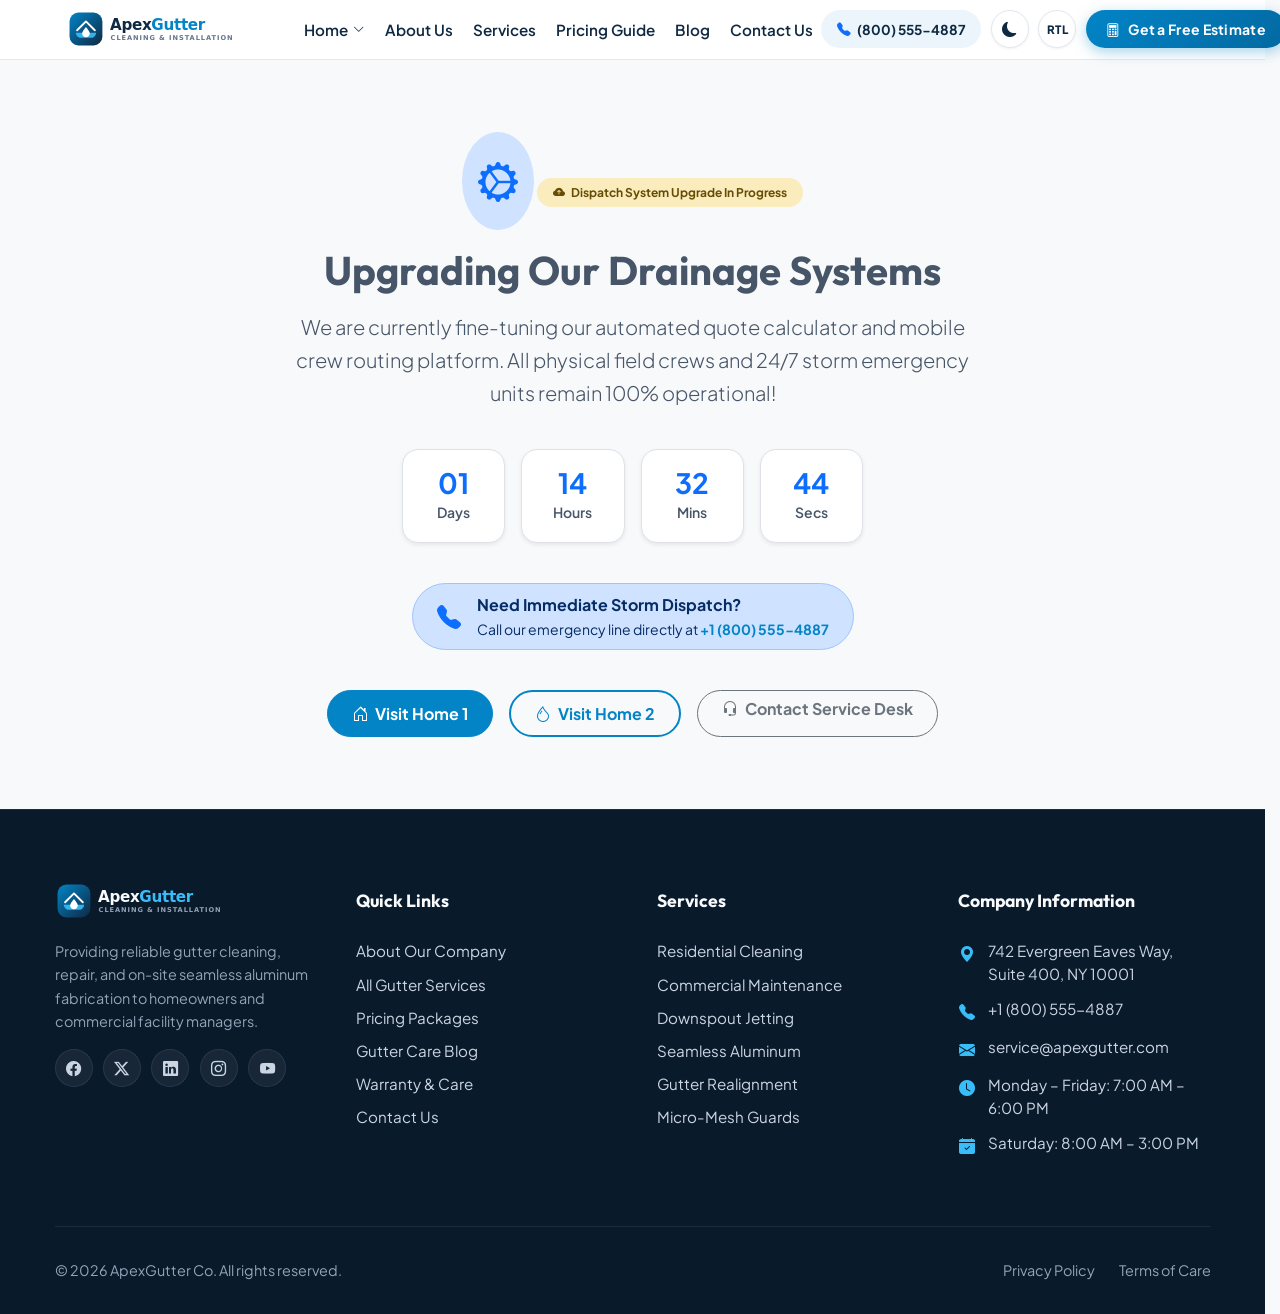
<file: maintenance.html>
<!DOCTYPE html>
<html lang="en" data-bs-theme="light">
<head>
  <meta charset="UTF-8">
  <meta name="viewport" content="width=device-width, initial-scale=1.0">
  <title>Scheduled Maintenance | ApexGutter</title>
  <meta name="description" content="ApexGutter website scheduled maintenance and system optimization. Our emergency call center remains available 24/7.">
  <meta name="keywords" content="maintenance, apexgutter system status, emergency gutter hotline">
  <meta name="theme-color" content="#0284c7">
  <link rel="icon" type="image/svg+xml" href="assets/images/logo/favicon.svg">

  <!-- Google Fonts: Inter, Outfit, Plus Jakarta Sans -->
  <link rel="preconnect" href="https://fonts.googleapis.com">
  <link rel="preconnect" href="https://fonts.gstatic.com" crossorigin>
  <link href="https://fonts.googleapis.com/css2?family=Inter:wght@300;400;500;600;700&family=Outfit:wght@500;600;700;800&family=Plus+Jakarta+Sans:wght@400;500;600;700&display=swap" rel="stylesheet">

  <!-- Vendor CSS: Bootstrap 5.3.3 & Bootstrap Icons (Local with CDN fallback) -->
  <link rel="stylesheet" href="assets/vendor/bootstrap/bootstrap.min.css">
  <link rel="stylesheet" href="https://cdn.jsdelivr.net/npm/bootstrap@5.3.3/dist/css/bootstrap.min.css">
  <link rel="stylesheet" href="assets/vendor/bootstrap-icons/bootstrap-icons.min.css">
  <link rel="stylesheet" href="https://cdn.jsdelivr.net/npm/bootstrap-icons@1.11.3/font/bootstrap-icons.min.css">

  <!-- Custom Core & Utility CSS -->
  <link rel="stylesheet" href="assets/css/style.css">
  <link rel="stylesheet" href="assets/css/dark.css">
  <link rel="stylesheet" href="assets/css/rtl.css" id="rtlStylesheet">
  <link rel="stylesheet" href="assets/css/responsive.css">
<script>(function(){try{var t=localStorage.getItem('apexgutter_theme');if(!t&&window.matchMedia&&window.matchMedia('(prefers-color-scheme: dark)').matches){t='dark';}if(t){document.documentElement.setAttribute('data-bs-theme',t);}var r=localStorage.getItem('apexgutter_rtl')==='true';if(r){document.documentElement.setAttribute('dir','rtl');document.documentElement.setAttribute('lang','ar');}else{document.documentElement.setAttribute('dir','ltr');document.documentElement.setAttribute('lang','en');}}catch(e){}})();</script>
</head>
<body class="d-flex flex-column min-vh-100 bg-body-tertiary">

    <!-- Single Unified Navigation Header -->
  <header class="site-header sticky-top" id="siteHeader">
    <nav class="navbar navbar-expand-lg" aria-label="Main navigation">
      <div class="container">
        <!-- Brand Logo -->
        <a class="navbar-brand d-flex align-items-center" href="index.html" aria-label="ApexGutter Home">
          <img src="assets/images/logo/logo.svg" alt="ApexGutter Logo" class="brand-logo-img">
        </a>

        <!-- Right Quick Controls on Mobile (Theme, RTL, Hamburger) -->
        <div class="d-flex align-items-center gap-2 d-lg-none ms-auto me-2">
          <button class="nav-icon-btn theme-toggle-btn" type="button" aria-label="Toggle dark mode" title="Toggle Theme">
            <i class="bi bi-moon-fill theme-icon"></i>
          </button>
          <button class="nav-icon-btn nav-rtl-btn rtl-toggle-btn" type="button" aria-label="Toggle text direction" title="Toggle RTL">
            <span class="rtl-badge-text">RTL</span>
          </button>
        </div>

        <!-- Mobile Hamburger Toggler -->
        <button class="navbar-toggler border-0 shadow-none p-1" type="button" data-bs-toggle="offcanvas" data-bs-target="#mobileNav" aria-controls="mobileNav" aria-expanded="false" aria-label="Toggle navigation">
          <i class="bi bi-list fs-1 text-primary"></i>
        </button>

        <!-- Desktop Navigation Items -->
        <div class="collapse navbar-collapse d-none d-lg-flex" id="desktopNav">
          <ul class="navbar-nav me-auto align-items-center gap-1">
            <!-- Home Dropdown (Closed by default) -->
            <li class="nav-item dropdown home-dropdown-nav">
              <a class="nav-link dropdown-toggle" href="#" id="homeMenuDropdown" role="button" data-bs-toggle="dropdown" aria-expanded="false">
                <span>Home</span>
                <i class="bi bi-chevron-down" aria-hidden="true"></i>
              </a>
              <div class="dropdown-menu home-dropdown-menu shadow" aria-labelledby="homeMenuDropdown">
                <a href="index.html" class="home-dropdown-item">
                  <span class="home-item-title">General Services</span>
                  <span class="home-item-desc">Comprehensive residential gutter care &amp; water protection</span>
                </a>
                <a href="index-2.html" class="home-dropdown-item">
                  <span class="home-item-title">Rainwater &amp; Installation</span>
                  <span class="home-item-desc">Seamless extrusion, flood prevention &amp; instant estimator</span>
                </a>
              </div>
            </li>

            <li class="nav-item"><a class="nav-link" href="about.html">About Us</a></li>
            <li class="nav-item"><a class="nav-link" href="services.html">Services</a></li>
            <li class="nav-item"><a class="nav-link" href="pricing.html">Pricing Guide</a></li>
            <li class="nav-item"><a class="nav-link" href="blog.html">Blog</a></li>
            <li class="nav-item"><a class="nav-link" href="contact.html">Contact Us</a></li>
          </ul>

          <!-- Action Items (Phone, Theme, RTL, CTA) -->
          <div class="header-actions">
            <a href="tel:+18005554887" class="nav-phone-link d-none d-xl-inline-flex align-items-center">
              <i class="bi bi-telephone-fill text-primary"></i>
              <span>(800) 555-4887</span>
            </a>

            <!-- Theme Toggle -->
            <button class="nav-icon-btn theme-toggle-btn" type="button" aria-label="Toggle dark mode" title="Toggle Light/Dark Theme">
              <i class="bi bi-moon-fill theme-icon"></i>
            </button>

            <!-- RTL Toggle -->
            <button class="nav-icon-btn nav-rtl-btn rtl-toggle-btn" type="button" aria-label="Toggle text direction" title="Toggle RTL Layout">
              <span class="rtl-badge-text">RTL</span>
            </button>

            <!-- CTA Button -->
            <button type="button" class="btn btn-cta" data-bs-toggle="modal" data-bs-target="#estimateModal">
              <i class="bi bi-calculator"></i>
              <span>Get a Free Estimate</span>
            </button>
          </div>
        </div>
      </div>
    </nav>

    <!-- Offcanvas Mobile Navigation Menu -->
    <div class="offcanvas offcanvas-end mobile-nav" tabindex="-1" id="mobileNav" aria-labelledby="mobileNavLabel">
      <div class="offcanvas-header border-bottom">
        <a href="index.html" class="text-decoration-none" id="mobileNavLabel">
          <img src="assets/images/logo/logo.svg" alt="ApexGutter Logo" class="brand-logo-img">
        </a>
        <button type="button" class="btn-close" data-bs-dismiss="offcanvas" aria-label="Close menu"></button>
      </div>
      <div class="offcanvas-body d-flex flex-column">
        <ul class="navbar-nav mb-4">
          <li class="nav-item dropdown">
            <a class="nav-link dropdown-toggle d-flex align-items-center gap-2" href="#" id="mobileHomeDropdownToggle" role="button" data-bs-toggle="dropdown" aria-expanded="false">
              <span>Home</span>
              <i class="bi bi-chevron-down" aria-hidden="true"></i>
            </a>
            <ul class="dropdown-menu border-0 shadow-none ps-3 bg-body-tertiary rounded-3" aria-labelledby="mobileHomeDropdownToggle">
              <li><a class="dropdown-item py-2 fw-semibold" href="index.html">General Services</a></li>
              <li><a class="dropdown-item py-2 fw-semibold" href="index-2.html">Rainwater &amp; Installation</a></li>
            </ul>
          </li>
          <li class="nav-item"><a class="nav-link" href="about.html">About Us</a></li>
          <li class="nav-item"><a class="nav-link" href="services.html">Services</a></li>
          <li class="nav-item"><a class="nav-link" href="pricing.html">Pricing Guide</a></li>
          <li class="nav-item"><a class="nav-link" href="blog.html">Blog</a></li>
          <li class="nav-item"><a class="nav-link" href="contact.html">Contact Us</a></li>
        </ul>

        <div class="mt-auto pt-4 border-top">
          <button type="button" class="btn btn-cta w-100 justify-content-center mb-3" data-bs-toggle="modal" data-bs-target="#estimateModal">
            <i class="bi bi-calculator"></i>
            <span>Get a Free Estimate</span>
          </button>
          <div class="text-center small text-secondary">
            <p class="mb-1"><a href="tel:+18005554887" class="text-decoration-none text-secondary"><i class="bi bi-telephone-fill text-primary me-1"></i>(800) 555-4887</a></p>
            <p class="mb-0"><i class="bi bi-shield-check text-success me-1"></i> Licensed &amp; Fully Insured</p>
          </div>
        </div>
      </div>
    </div>
  </header>

  <main class="flex-grow-1 d-flex align-items-center py-5">
    <div class="container text-center py-4">
      <div class="max-w-700 mx-auto">
        <div class="rounded-circle bg-primary-subtle text-primary p-3 d-inline-flex mb-3">
          <i class="bi bi-gear-wide-connected fs-1"></i>
        </div>

        <span class="badge bg-warning bg-opacity-25 text-warning-emphasis px-3 py-2 rounded-pill fw-bold mb-3 d-inline-block">
          <i class="bi bi-cloud-arrow-up-fill me-1"></i> Dispatch System Upgrade In Progress
        </span>

        <h1 class="display-6 fw-bold mb-3 text-secondary">Upgrading Our Drainage Systems</h1>
        <p class="lead text-secondary mb-4">
          We are currently fine-tuning our automated quote calculator and mobile crew routing platform. All physical field crews and 24/7 storm emergency units remain 100% operational!
        </p>

        <!-- Live Countdown Timer -->
        <div class="row g-3 justify-content-center my-4" id="countdownRow">
          <div class="col-3 col-sm-2">
            <div class="p-3 rounded-4 bg-white border shadow-sm">
              <div class="h3 fw-bold text-primary mb-0" id="countDays">01</div>
              <small class="text-secondary fw-semibold">Days</small>
            </div>
          </div>
          <div class="col-3 col-sm-2">
            <div class="p-3 rounded-4 bg-white border shadow-sm">
              <div class="h3 fw-bold text-primary mb-0" id="countHours">14</div>
              <small class="text-secondary fw-semibold">Hours</small>
            </div>
          </div>
          <div class="col-3 col-sm-2">
            <div class="p-3 rounded-4 bg-white border shadow-sm">
              <div class="h3 fw-bold text-primary mb-0" id="countMins">32</div>
              <small class="text-secondary fw-semibold">Mins</small>
            </div>
          </div>
          <div class="col-3 col-sm-2">
            <div class="p-3 rounded-4 bg-white border shadow-sm">
              <div class="h3 fw-bold text-primary mb-0" id="countSecs">45</div>
              <small class="text-secondary fw-semibold">Secs</small>
            </div>
          </div>
        </div>

        <!-- Emergency Hotline Callout -->
        <div class="alert alert-primary d-inline-flex align-items-center gap-3 rounded-pill px-4 py-2 my-3 text-start">
          <i class="bi bi-telephone-fill fs-4 text-primary"></i>
          <div>
            <strong>Need Immediate Storm Dispatch?</strong>
            <span class="d-block small">Call our emergency line directly at <a href="tel:+18005554887" class="fw-bold">+1 (800) 555-4887</a></span>
          </div>
        </div>

        <!-- Working Navigation Links -->
        <div class="d-flex flex-wrap justify-content-center gap-3 mt-4">
          <a href="index.html" class="btn btn-primary rounded-pill px-4 fw-bold">
            <i class="bi bi-house-door me-1"></i> Visit Home 1
          </a>
          <a href="index-2.html" class="btn btn-outline-primary rounded-pill px-4 fw-bold">
            <i class="bi bi-droplet me-1"></i> Visit Home 2
          </a>
          <a href="contact.html" class="btn btn-outline-secondary rounded-pill px-4 fw-bold">
            <i class="bi bi-headset me-1"></i> Contact Service Desk
          </a>
        </div>
      </div>
    </div>
  </main>

  <!-- Site Footer -->
  <footer class="site-footer">
    <div class="container">
      <div class="row g-4 g-lg-5">
        <div class="col-lg-3 col-md-6 mb-4 mb-lg-0">
          <div class="footer-brand-wrap">
            <a href="index.html" aria-label="ApexGutter Home">
              <img src="assets/images/logo/logo-dark.svg" alt="ApexGutter Logo" class="brand-logo-img">
            </a>
          </div>
          <p class="small text-secondary mb-3">
            Providing reliable gutter cleaning, repair, and on-site seamless aluminum fabrication to homeowners and commercial facility managers.
          </p>
          <div class="footer-social">
            <a href="https://facebook.com" target="_blank" rel="noopener noreferrer" class="footer-social-link" aria-label="Facebook"><i class="bi bi-facebook"></i></a>
            <a href="https://twitter.com" target="_blank" rel="noopener noreferrer" class="footer-social-link" aria-label="Twitter X"><i class="bi bi-twitter-x"></i></a>
            <a href="https://linkedin.com" target="_blank" rel="noopener noreferrer" class="footer-social-link" aria-label="LinkedIn"><i class="bi bi-linkedin"></i></a>
            <a href="https://instagram.com" target="_blank" rel="noopener noreferrer" class="footer-social-link" aria-label="Instagram"><i class="bi bi-instagram"></i></a>
            <a href="https://youtube.com" target="_blank" rel="noopener noreferrer" class="footer-social-link" aria-label="YouTube"><i class="bi bi-youtube"></i></a>
          </div>
        </div>
        <div class="col-lg-3 col-md-6 mb-4 mb-lg-0">
          <h5>Quick Links</h5>
          <ul class="footer-links">
            <li><a href="about.html">About Our Company</a></li>
            <li><a href="services.html">All Gutter Services</a></li>
            <li><a href="pricing.html">Pricing Packages</a></li>
            <li><a href="blog.html">Gutter Care Blog</a></li>
            <li><a href="terms-of-care.html">Warranty &amp; Care</a></li>
            <li><a href="contact.html">Contact Us</a></li>
          </ul>
        </div>
        <div class="col-lg-3 col-md-6 mb-4 mb-lg-0">
          <h5>Services</h5>
          <ul class="footer-links">
            <li><a href="service-details.html?service=residential-cleaning">Residential Cleaning</a></li>
            <li><a href="service-details.html?service=commercial-cleaning">Commercial Maintenance</a></li>
            <li><a href="service-details.html?service=downspout-cleaning">Downspout Jetting</a></li>
            <li><a href="service-details.html?service=seamless-installation">Seamless Aluminum</a></li>
            <li><a href="service-details.html?service=gutter-repair">Gutter Realignment</a></li>
            <li><a href="service-details.html?service=gutter-guards">Micro-Mesh Guards</a></li>
          </ul>
        </div>
        <div class="col-lg-3 col-md-6 mb-4 mb-lg-0">
          <h5>Company Information</h5>
          <ul class="footer-links footer-contact-list">
            <li>
              <i class="bi bi-geo-alt-fill footer-contact-icon"></i>
              <span>742 Evergreen Eaves Way,<br>Suite 400, NY 10001</span>
            </li>
            <li>
              <i class="bi bi-telephone-fill footer-contact-icon"></i>
              <a href="tel:+18005554887"><bdi>+1 (800) 555-4887</bdi></a>
            </li>
            <li>
              <i class="bi bi-envelope-fill footer-contact-icon"></i>
              <a href="mailto:service@apexgutter.com"><bdi>service@apexgutter.com</bdi></a>
            </li>
            <li>
              <i class="bi bi-clock-fill footer-contact-icon"></i>
              <span>Monday – Friday: <bdi>7:00 AM – 6:00 PM</bdi></span>
            </li>
            <li>
              <i class="bi bi-calendar-check-fill footer-contact-icon"></i>
              <span>Saturday: <bdi>8:00 AM – 3:00 PM</bdi></span>
            </li>
          </ul>
        </div>
      </div>
      <div class="footer-bottom d-flex flex-wrap justify-content-between align-items-center gap-3">
        <p class="mb-0 text-secondary" dir="auto">&copy; 2026 ApexGutter Co. All rights reserved.</p>
        <div class="d-flex align-items-center gap-4 text-secondary small">
          <a href="privacy-policy.html" class="footer-bottom-link">Privacy Policy</a>
          <a href="terms-of-care.html" class="footer-bottom-link">Terms of Care</a>
        </div>
      </div>
    </div>
  </footer>

  <!-- Free Estimate Request Modal (Shared Component) -->
  <div class="modal fade" id="estimateModal" tabindex="-1" aria-labelledby="estimateModalLabel" aria-hidden="true">
    <div class="modal-dialog modal-dialog-centered modal-lg">
      <div class="modal-content rounded-4 border-0 shadow-lg overflow-hidden">
        <div class="modal-header bg-primary text-white py-3">
          <h5 class="modal-title d-flex align-items-center gap-2" id="estimateModalLabel">
            <i class="bi bi-calculator"></i>
            <span>Request a Free Gutter Estimate</span>
          </h5>
          <button type="button" class="btn-close btn-close-white" data-bs-dismiss="modal" aria-label="Close"></button>
        </div>
        <div class="modal-body p-4">
          <p class="text-secondary small mb-3">
            Fill out your property details below. Our estimation calculator matches your roofline measurements with our local service rates.
          </p>
          <form id="modalEstimateForm" class="needs-validation" novalidate>
            <div class="row g-3">
              <div class="col-md-6">
                <label for="modalFullName" class="form-label small fw-bold">Full Name *</label>
                <input type="text" class="form-control" id="modalFullName" name="name" placeholder="John Smith" required>
                <div class="invalid-feedback">Please enter your name.</div>
              </div>
              <div class="col-md-6">
                <label for="modalEmail" class="form-label small fw-bold">Email Address *</label>
                <input type="email" class="form-control" id="modalEmail" name="email" placeholder="john@example.com" required>
                <div class="invalid-feedback">Please enter a valid email address.</div>
              </div>
              <div class="col-md-6">
                <label for="modalPhone" class="form-label small fw-bold">Phone Number *</label>
                <input type="tel" class="form-control" id="modalPhone" name="phone" placeholder="(555) 000-0000" required>
                <div class="invalid-feedback">Please enter a valid 10-digit phone number.</div>
              </div>
              <div class="col-md-6">
                <label for="modalServiceType" class="form-label small fw-bold">Service Required *</label>
                <select class="form-select" id="modalServiceType" name="service" required>
                  <option value="" selected disabled>Select a gutter service...</option>
                  <option value="residential-cleaning">Residential Gutter Cleaning &amp; Flush</option>
                  <option value="commercial-cleaning">Commercial Gutter Maintenance</option>
                  <option value="downspout-cleaning">Downspout Cleaning &amp; Jetting</option>
                  <option value="seamless-installation">Seamless Aluminum Installation</option>
                  <option value="gutter-repair">Gutter Repair &amp; Realignment</option>
                  <option value="gutter-guards">Micro-Mesh Gutter Guards</option>
                  <option value="gutter-inspection">Multi-Point Gutter Inspection</option>
                  <option value="seasonal-maintenance">Seasonal Maintenance Membership</option>
                </select>
                <div class="invalid-feedback">Please choose a service.</div>
              </div>
              <div class="col-12">
                <label for="modalMessage" class="form-label small fw-bold">Property Details / Estimate Notes</label>
                <textarea class="form-control" id="modalMessage" name="message" rows="3" placeholder="Approximate home stories, linear footage, or specific water issues..."></textarea>
              </div>
              <div class="col-12">
                <div class="form-check">
                  <input class="form-check-input" type="checkbox" value="agreed" id="modalPrivacyAgree" name="agree" required>
                  <label class="form-check-label small text-secondary" for="modalPrivacyAgree">
                    I agree to receive a free estimate and accept the terms of exterior demonstration service.
                  </label>
                  <div class="invalid-feedback">You must check the agreement box before submitting.</div>
                </div>
              </div>
            </div>
            <div class="d-flex justify-content-end gap-2 mt-4 pt-3 border-top">
              <button type="button" class="btn btn-outline-secondary rounded-pill px-4" data-bs-dismiss="modal">Cancel</button>
              <button type="submit" class="btn btn-primary rounded-pill px-4 fw-bold">
                <i class="bi bi-send me-1"></i> Submit Demo Request
              </button>
            </div>
          </form>
        </div>
      </div>
    </div>
  </div>


  <script src="assets/vendor/bootstrap/bootstrap.bundle.min.js"></script>
  <script>if (typeof bootstrap === "undefined") { document.write('<script src="https://cdn.jsdelivr.net/npm/bootstrap@5.3.3/dist/js/bootstrap.bundle.min.js"><\/script>'); }</script>
  <script src="assets/js/main.js"></script>
  <script>
    // Live countdown ticker simulation
    let seconds = 45;
    let minutes = 32;
    let hours = 14;
    let days = 1;

    setInterval(function() {
      seconds--;
      if (seconds < 0) {
        seconds = 59;
        minutes--;
        if (minutes < 0) {
          minutes = 59;
          hours--;
          if (hours < 0) {
            hours = 23;
            days--;
          }
        }
      }
      const secEl = document.getElementById('countSecs');
      const minEl = document.getElementById('countMins');
      const hrEl = document.getElementById('countHours');
      const dayEl = document.getElementById('countDays');

      if (secEl) secEl.textContent = seconds < 10 ? '0' + seconds : seconds;
      if (minEl) minEl.textContent = minutes < 10 ? '0' + minutes : minutes;
      if (hrEl) hrEl.textContent = hours < 10 ? '0' + hours : hours;
      if (dayEl) dayEl.textContent = days < 10 ? '0' + days : days;
    }, 1000);
  </script>
</body>
</html>
</file>
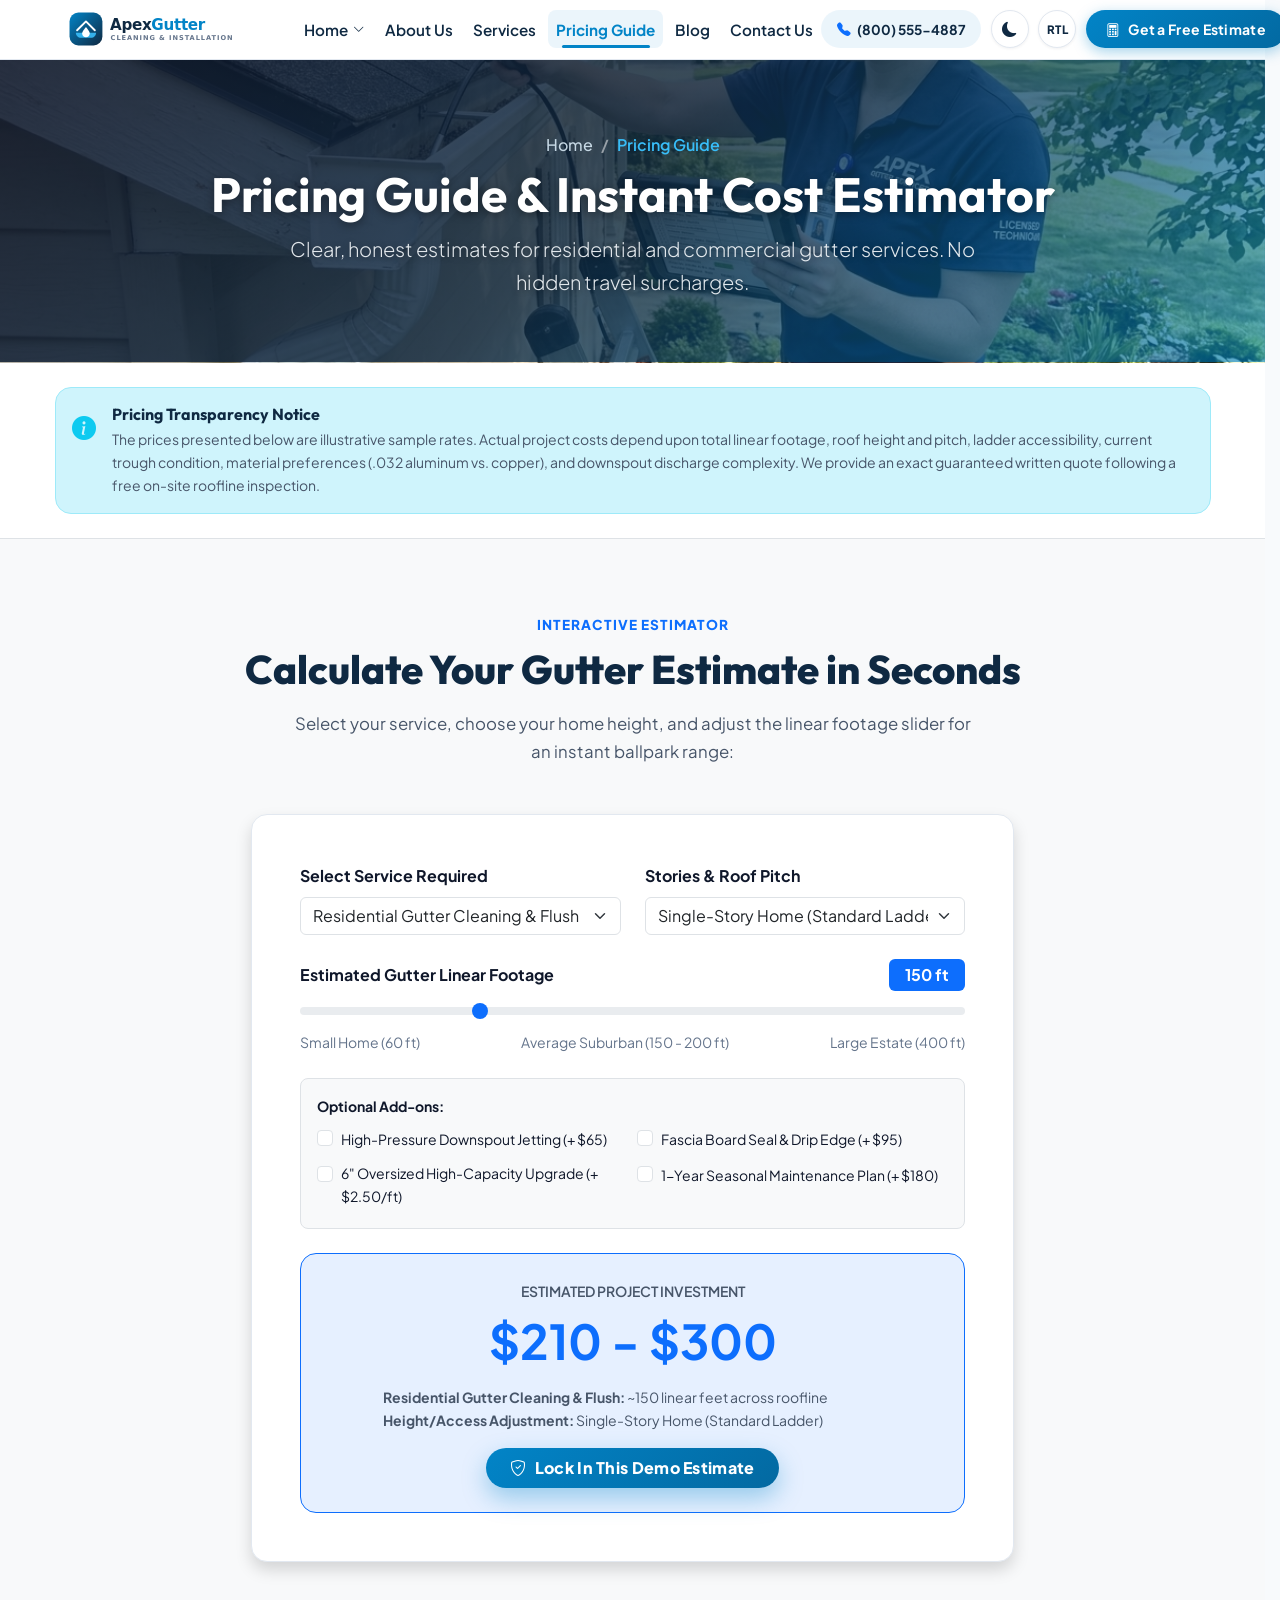
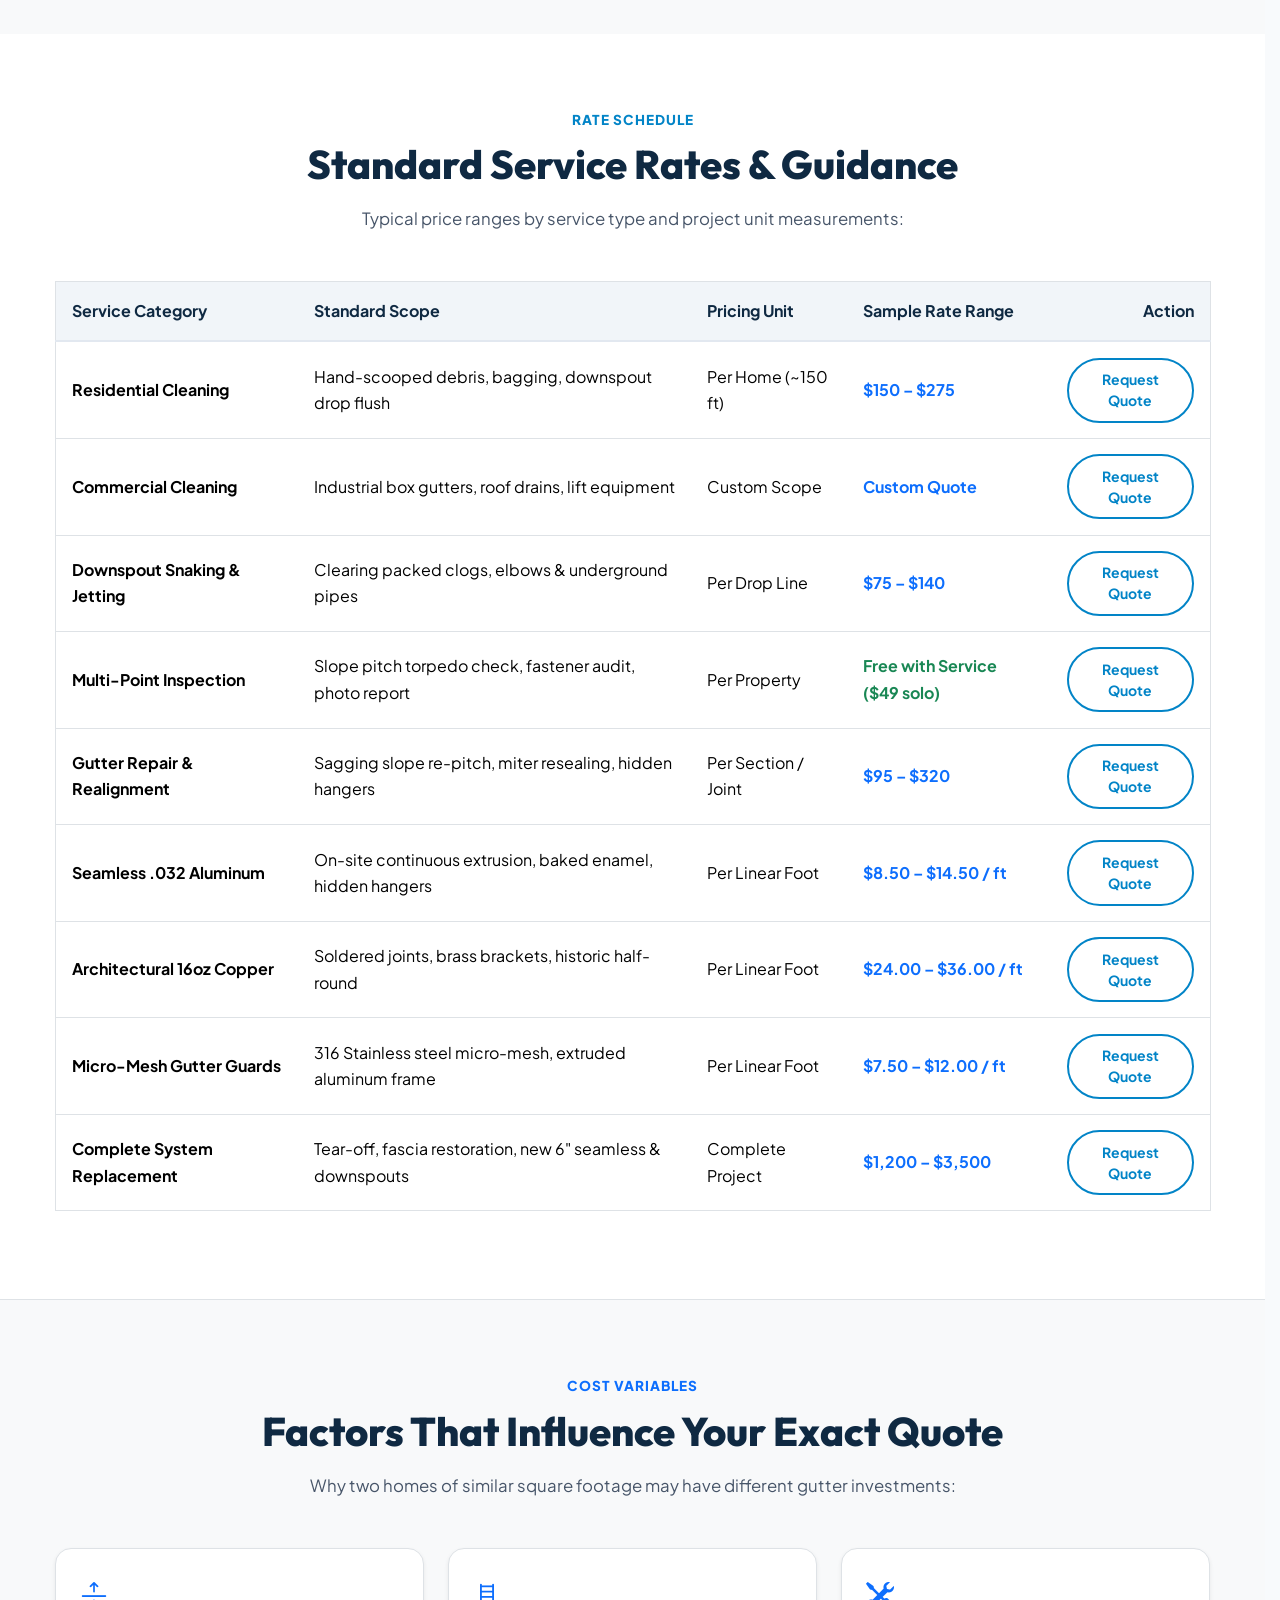
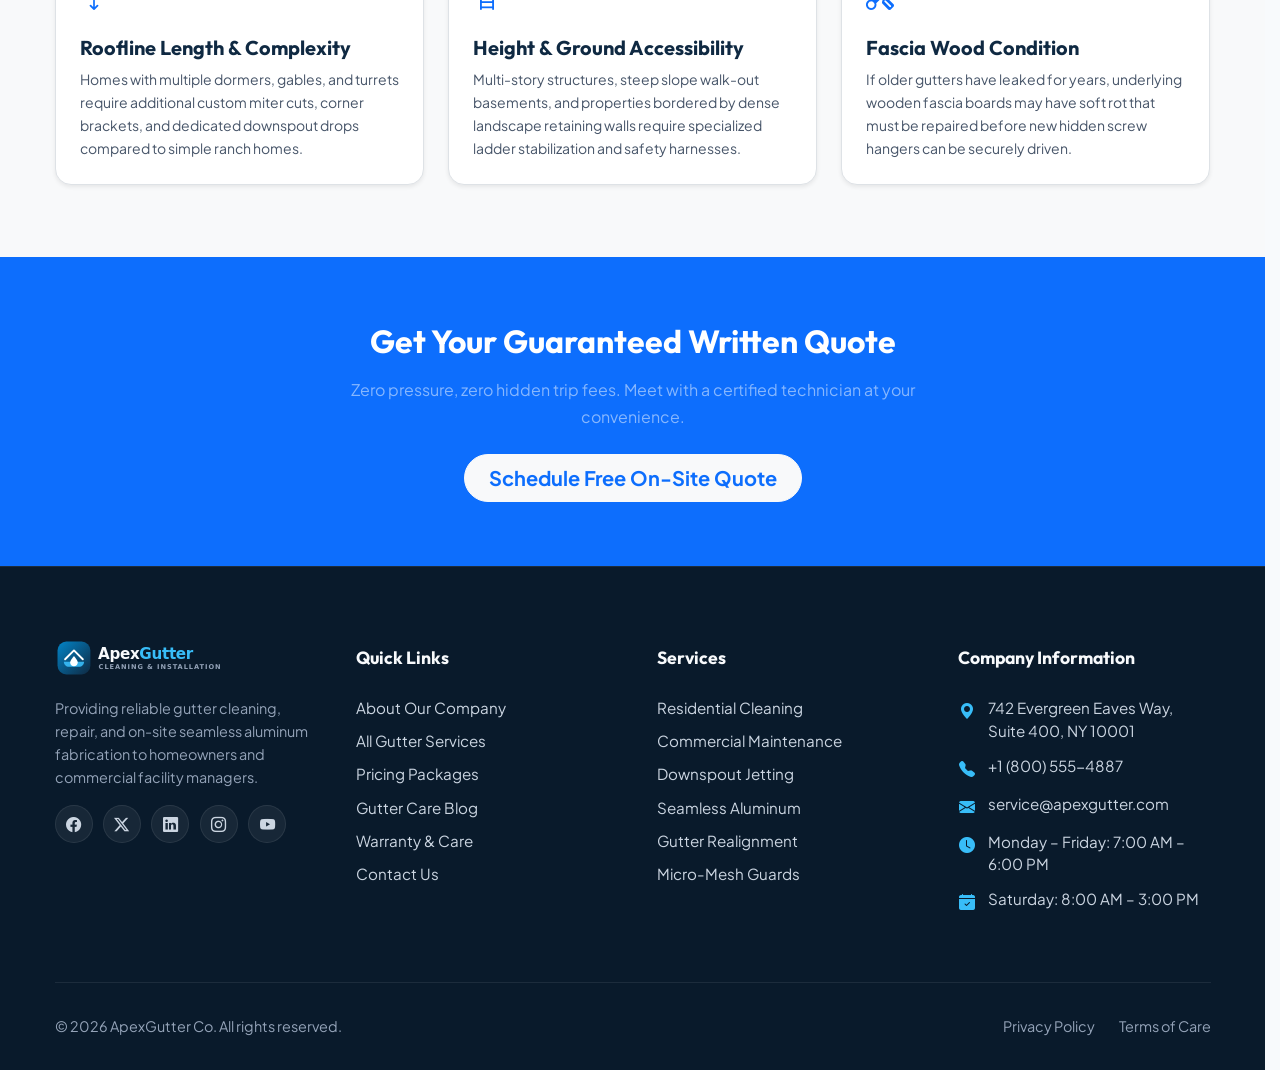
<file: pricing.html>
<!DOCTYPE html>
<html lang="en" data-bs-theme="light">
<head>
  <meta charset="UTF-8">
  <meta name="viewport" content="width=device-width, initial-scale=1.0">
  <title>Pricing Guide & Instant Calculator | ApexGutter</title>
  <meta name="description" content="Transparent, upfront gutter cleaning and installation pricing. Use our interactive linear footage calculator for instant home drainage estimates.">
  <meta name="keywords" content="gutter cleaning cost, seamless gutter price per foot, gutter cost calculator, gutter installation pricing">
  <meta name="theme-color" content="#0284c7">
  <link rel="icon" type="image/svg+xml" href="assets/images/logo/favicon.svg">

  <!-- Google Fonts: Inter, Outfit, Plus Jakarta Sans -->
  <link rel="preconnect" href="https://fonts.googleapis.com">
  <link rel="preconnect" href="https://fonts.gstatic.com" crossorigin>
  <link href="https://fonts.googleapis.com/css2?family=Inter:wght@300;400;500;600;700&family=Outfit:wght@500;600;700;800&family=Plus+Jakarta+Sans:wght@400;500;600;700&display=swap" rel="stylesheet">

  <!-- Vendor CSS: Bootstrap 5.3.3 & Bootstrap Icons (Local with CDN fallback) -->
  <link rel="stylesheet" href="assets/vendor/bootstrap/bootstrap.min.css">
  <link rel="stylesheet" href="https://cdn.jsdelivr.net/npm/bootstrap@5.3.3/dist/css/bootstrap.min.css">
  <link rel="stylesheet" href="assets/vendor/bootstrap-icons/bootstrap-icons.min.css">
  <link rel="stylesheet" href="https://cdn.jsdelivr.net/npm/bootstrap-icons@1.11.3/font/bootstrap-icons.min.css">

  <!-- Custom Core & Utility CSS -->
  <link rel="stylesheet" href="assets/css/style.css">
  <link rel="stylesheet" href="assets/css/dark.css">
  <link rel="stylesheet" href="assets/css/rtl.css" id="rtlStylesheet">
  <link rel="stylesheet" href="assets/css/responsive.css">
<script>(function(){try{var t=localStorage.getItem('apexgutter_theme');if(!t&&window.matchMedia&&window.matchMedia('(prefers-color-scheme: dark)').matches){t='dark';}if(t){document.documentElement.setAttribute('data-bs-theme',t);}var r=localStorage.getItem('apexgutter_rtl')==='true';if(r){document.documentElement.setAttribute('dir','rtl');document.documentElement.setAttribute('lang','ar');}else{document.documentElement.setAttribute('dir','ltr');document.documentElement.setAttribute('lang','en');}}catch(e){}})();</script>
</head>
<body>

    <!-- Single Unified Navigation Header -->
  <header class="site-header sticky-top" id="siteHeader">
    <nav class="navbar navbar-expand-lg" aria-label="Main navigation">
      <div class="container">
        <!-- Brand Logo -->
        <a class="navbar-brand d-flex align-items-center" href="index.html" aria-label="ApexGutter Home">
          <img src="assets/images/logo/logo.svg" alt="ApexGutter Logo" class="brand-logo-img">
        </a>

        <!-- Right Quick Controls on Mobile (Theme, RTL, Hamburger) -->
        <div class="d-flex align-items-center gap-2 d-lg-none ms-auto me-2">
          <button class="nav-icon-btn theme-toggle-btn" type="button" aria-label="Toggle dark mode" title="Toggle Theme">
            <i class="bi bi-moon-fill theme-icon"></i>
          </button>
          <button class="nav-icon-btn nav-rtl-btn rtl-toggle-btn" type="button" aria-label="Toggle text direction" title="Toggle RTL">
            <span class="rtl-badge-text">RTL</span>
          </button>
        </div>

        <!-- Mobile Hamburger Toggler -->
        <button class="navbar-toggler border-0 shadow-none p-1" type="button" data-bs-toggle="offcanvas" data-bs-target="#mobileNav" aria-controls="mobileNav" aria-expanded="false" aria-label="Toggle navigation">
          <i class="bi bi-list fs-1 text-primary"></i>
        </button>

        <!-- Desktop Navigation Items -->
        <div class="collapse navbar-collapse d-none d-lg-flex" id="desktopNav">
          <ul class="navbar-nav me-auto align-items-center gap-1">
            <!-- Home Dropdown (Closed by default) -->
            <li class="nav-item dropdown home-dropdown-nav">
              <a class="nav-link dropdown-toggle" href="#" id="homeMenuDropdown" role="button" data-bs-toggle="dropdown" aria-expanded="false">
                <span>Home</span>
                <i class="bi bi-chevron-down" aria-hidden="true"></i>
              </a>
              <div class="dropdown-menu home-dropdown-menu shadow" aria-labelledby="homeMenuDropdown">
                <a href="index.html" class="home-dropdown-item">
                  <span class="home-item-title">General Services</span>
                  <span class="home-item-desc">Comprehensive residential gutter care &amp; water protection</span>
                </a>
                <a href="index-2.html" class="home-dropdown-item">
                  <span class="home-item-title">Rainwater &amp; Installation</span>
                  <span class="home-item-desc">Seamless extrusion, flood prevention &amp; instant estimator</span>
                </a>
              </div>
            </li>

            <li class="nav-item"><a class="nav-link" href="about.html">About Us</a></li>
            <li class="nav-item"><a class="nav-link" href="services.html">Services</a></li>
            <li class="nav-item"><a class="nav-link active" href="pricing.html">Pricing Guide</a></li>
            <li class="nav-item"><a class="nav-link" href="blog.html">Blog</a></li>
            <li class="nav-item"><a class="nav-link" href="contact.html">Contact Us</a></li>
          </ul>

          <!-- Action Items (Phone, Theme, RTL, CTA) -->
          <div class="header-actions">
            <a href="tel:+18005554887" class="nav-phone-link d-none d-xl-inline-flex align-items-center">
              <i class="bi bi-telephone-fill text-primary"></i>
              <span>(800) 555-4887</span>
            </a>

            <!-- Theme Toggle -->
            <button class="nav-icon-btn theme-toggle-btn" type="button" aria-label="Toggle dark mode" title="Toggle Light/Dark Theme">
              <i class="bi bi-moon-fill theme-icon"></i>
            </button>

            <!-- RTL Toggle -->
            <button class="nav-icon-btn nav-rtl-btn rtl-toggle-btn" type="button" aria-label="Toggle text direction" title="Toggle RTL Layout">
              <span class="rtl-badge-text">RTL</span>
            </button>

            <!-- CTA Button -->
            <button type="button" class="btn btn-cta" data-bs-toggle="modal" data-bs-target="#estimateModal">
              <i class="bi bi-calculator"></i>
              <span>Get a Free Estimate</span>
            </button>
          </div>
        </div>
      </div>
    </nav>

    <!-- Offcanvas Mobile Navigation Menu -->
    <div class="offcanvas offcanvas-end mobile-nav" tabindex="-1" id="mobileNav" aria-labelledby="mobileNavLabel">
      <div class="offcanvas-header border-bottom">
        <a href="index.html" class="text-decoration-none" id="mobileNavLabel">
          <img src="assets/images/logo/logo.svg" alt="ApexGutter Logo" class="brand-logo-img">
        </a>
        <button type="button" class="btn-close" data-bs-dismiss="offcanvas" aria-label="Close menu"></button>
      </div>
      <div class="offcanvas-body d-flex flex-column">
        <ul class="navbar-nav mb-4">
          <li class="nav-item dropdown">
            <a class="nav-link dropdown-toggle d-flex align-items-center gap-2" href="#" id="mobileHomeDropdownToggle" role="button" data-bs-toggle="dropdown" aria-expanded="false">
              <span>Home</span>
              <i class="bi bi-chevron-down" aria-hidden="true"></i>
            </a>
            <ul class="dropdown-menu border-0 shadow-none ps-3 bg-body-tertiary rounded-3" aria-labelledby="mobileHomeDropdownToggle">
              <li><a class="dropdown-item py-2 fw-semibold" href="index.html">General Services</a></li>
              <li><a class="dropdown-item py-2 fw-semibold" href="index-2.html">Rainwater &amp; Installation</a></li>
            </ul>
          </li>
          <li class="nav-item"><a class="nav-link" href="about.html">About Us</a></li>
          <li class="nav-item"><a class="nav-link" href="services.html">Services</a></li>
          <li class="nav-item"><a class="nav-link active" href="pricing.html">Pricing Guide</a></li>
          <li class="nav-item"><a class="nav-link" href="blog.html">Blog</a></li>
          <li class="nav-item"><a class="nav-link" href="contact.html">Contact Us</a></li>
        </ul>

        <div class="mt-auto pt-4 border-top">
          <button type="button" class="btn btn-cta w-100 justify-content-center mb-3" data-bs-toggle="modal" data-bs-target="#estimateModal">
            <i class="bi bi-calculator"></i>
            <span>Get a Free Estimate</span>
          </button>
          <div class="text-center small text-secondary">
            <p class="mb-1"><a href="tel:+18005554887" class="text-decoration-none text-secondary"><i class="bi bi-telephone-fill text-primary me-1"></i>(800) 555-4887</a></p>
            <p class="mb-0"><i class="bi bi-shield-check text-success me-1"></i> Licensed &amp; Fully Insured</p>
          </div>
        </div>
      </div>
    </div>
  </header>

  <main id="main">
    <!-- Header Banner -->
    <section class="page-hero-banner page-hero-pricing">
      <div class="container text-center">
        <nav aria-label="breadcrumb">
          <ol class="breadcrumb justify-content-center small mb-2">
            <li class="breadcrumb-item"><a href="index.html">Home</a></li>
            <li class="breadcrumb-item active" aria-current="page">Pricing Guide</li>
          </ol>
        </nav>
        <h1 class="display-5 fw-bold mb-2">Pricing Guide &amp; Instant Cost Estimator</h1>
        <p class="lead max-w-700 mx-auto mb-0">Clear, honest estimates for residential and commercial gutter services. No hidden travel surcharges.</p>
      </div>
    </section>

    <!-- Pricing Disclaimer Alert -->
    <section class="py-4 bg-white border-bottom">
      <div class="container">
        <div class="alert alert-info d-flex align-items-start gap-3 rounded-4 p-3 mb-0">
          <i class="bi bi-info-circle-fill fs-4 text-info flex-shrink-0 mt-1"></i>
          <div>
            <h6 class="fw-bold mb-1">Pricing Transparency Notice</h6>
            <p class="small text-secondary mb-0">
              The prices presented below are illustrative sample rates. Actual project costs depend upon total linear footage, roof height and pitch, ladder accessibility, current trough condition, material preferences (.032 aluminum vs. copper), and downspout discharge complexity. We provide an exact guaranteed written quote following a free on-site roofline inspection.
            </p>
          </div>
        </div>
      </div>
    </section>

    <!-- Interactive Cost Estimator Section -->
    <section class="py-5 bg-light" id="calculatorSection">
      <div class="container py-4">
        <div class="text-center mb-5">
          <span class="section-tag text-primary">Interactive Estimator</span>
          <h2 class="section-title">Calculate Your Gutter Estimate in Seconds</h2>
          <p class="section-subtitle">Select your service, choose your home height, and adjust the linear footage slider for an instant ballpark range:</p>
        </div>
        <div class="row justify-content-center">
          <div class="col-lg-8">
            <div class="calculator-card shadow rounded-4 p-4 p-md-5">
              <form id="gutterEstimatorForm">
                <div class="row g-4">
                  <div class="col-md-6">
                    <label for="calcService" class="form-label fw-bold">Select Service Required</label>
                    <select class="form-select" id="calcService">
                      <option value="cleaning" selected>Residential Gutter Cleaning &amp; Flush</option>
                      <option value="seamless-aluminum">Seamless .032 Aluminum Installation</option>
                      <option value="seamless-copper">Architectural 16oz Copper Installation</option>
                      <option value="guards">Stainless Micro-Mesh Gutter Guards</option>
                      <option value="replacement">Full Gutter Tear-off &amp; Replacement</option>
                      <option value="repair">Gutter Repair, Re-Pitch &amp; Seam Reseal</option>
                    </select>
                  </div>
                  <div class="col-md-6">
                    <label for="calcStories" class="form-label fw-bold">Stories &amp; Roof Pitch</label>
                    <select class="form-select" id="calcStories">
                      <option value="1.0" selected>Single-Story Home (Standard Ladder)</option>
                      <option value="1.35">Two-Story Home (Extension Ladder)</option>
                      <option value="1.70">Three-Story / Steep Slope Roof</option>
                      <option value="1.45">Commercial Building / Flat Roof</option>
                    </select>
                  </div>
                  <div class="col-12">
                    <div class="d-flex justify-content-between align-items-center mb-2">
                      <label for="calcFootage" class="form-label fw-bold mb-0">Estimated Gutter Linear Footage</label>
                      <span id="calcFootageVal" class="badge bg-primary fs-6 px-3 py-2">150 ft</span>
                    </div>
                    <input type="range" class="form-range" id="calcFootage" min="60" max="400" step="10" value="150">
                    <div class="d-flex justify-content-between text-muted small">
                      <span>Small Home (60 ft)</span>
                      <span>Average Suburban (150 - 200 ft)</span>
                      <span>Large Estate (400 ft)</span>
                    </div>
                  </div>
                  <div class="col-12">
                    <div class="p-3 bg-body-tertiary rounded-3 border">
                      <label class="form-label fw-bold small d-block mb-2">Optional Add-ons:</label>
                      <div class="row g-2">
                        <div class="col-sm-6">
                          <div class="form-check">
                            <input class="form-check-input" type="checkbox" id="addonDownspouts">
                            <label class="form-check-label small" for="addonDownspouts">
                              High-Pressure Downspout Jetting (+ $65)
                            </label>
                          </div>
                        </div>
                        <div class="col-sm-6">
                          <div class="form-check">
                            <input class="form-check-input" type="checkbox" id="addonDripEdge">
                            <label class="form-check-label small" for="addonDripEdge">
                              Fascia Board Seal &amp; Drip Edge (+ $95)
                            </label>
                          </div>
                        </div>
                        <div class="col-sm-6">
                          <div class="form-check">
                            <input class="form-check-input" type="checkbox" id="addonOversized">
                            <label class="form-check-label small" for="addonOversized">
                              6" Oversized High-Capacity Upgrade (+ $2.50/ft)
                            </label>
                          </div>
                        </div>
                        <div class="col-sm-6">
                          <div class="form-check">
                            <input class="form-check-input" type="checkbox" id="addonPlan">
                            <label class="form-check-label small" for="addonPlan">
                              1-Year Seasonal Maintenance Plan (+ $180)
                            </label>
                          </div>
                        </div>
                      </div>
                    </div>
                  </div>
                </div>

                <!-- Calculated Output Card -->
                <div class="mt-4 p-4 rounded-4 bg-primary bg-opacity-10 border border-primary text-center">
                  <span class="text-secondary small fw-semibold text-uppercase tracking-wider">Estimated Project Investment</span>
                  <div class="display-5 fw-bold text-primary my-2" id="calcResultRange">$180 - $265</div>
                  <ul class="list-unstyled small text-secondary max-w-500 mx-auto text-start my-3" id="calcBreakdown">
                    <!-- Populated by calculator.js -->
                  </ul>
                  <button type="button" class="btn btn-cta rounded-pill px-4 py-2" id="lockEstimateBtn">
                    <i class="bi bi-shield-check"></i>
                    <span>Lock In This Demo Estimate</span>
                  </button>
                </div>
              </form>
            </div>
          </div>
        </div>
      </div>
    </section>

    <!-- Comprehensive Gutter Services Pricing Table -->
    <section class="py-5 bg-white border-bottom" id="pricingTableSection">
      <div class="container py-4">
        <div class="text-center mb-5">
          <span class="section-tag">Rate Schedule</span>
          <h2 class="section-title">Standard Service Rates &amp; Guidance</h2>
          <p class="section-subtitle">Typical price ranges by service type and project unit measurements:</p>
        </div>
        <div class="table-responsive">
          <table class="table table-hover align-middle border">
            <thead class="table-light">
              <tr>
                <th scope="col" class="py-3">Service Category</th>
                <th scope="col" class="py-3">Standard Scope</th>
                <th scope="col" class="py-3">Pricing Unit</th>
                <th scope="col" class="py-3">Sample Rate Range</th>
                <th scope="col" class="py-3 text-end">Action</th>
              </tr>
            </thead>
            <tbody>
              <tr>
                <td><strong>Residential Cleaning</strong></td>
                <td>Hand-scooped debris, bagging, downspout drop flush</td>
                <td>Per Home (~150 ft)</td>
                <td><span class="fw-bold text-primary">$150 – $275</span></td>
                <td class="text-end"><button class="btn btn-sm btn-outline-primary rounded-pill px-3" data-bs-toggle="modal" data-bs-target="#estimateModal">Request Quote</button></td>
              </tr>
              <tr>
                <td><strong>Commercial Cleaning</strong></td>
                <td>Industrial box gutters, roof drains, lift equipment</td>
                <td>Custom Scope</td>
                <td><span class="fw-bold text-primary">Custom Quote</span></td>
                <td class="text-end"><button class="btn btn-sm btn-outline-primary rounded-pill px-3" data-bs-toggle="modal" data-bs-target="#estimateModal">Request Quote</button></td>
              </tr>
              <tr>
                <td><strong>Downspout Snaking &amp; Jetting</strong></td>
                <td>Clearing packed clogs, elbows &amp; underground pipes</td>
                <td>Per Drop Line</td>
                <td><span class="fw-bold text-primary">$75 – $140</span></td>
                <td class="text-end"><button class="btn btn-sm btn-outline-primary rounded-pill px-3" data-bs-toggle="modal" data-bs-target="#estimateModal">Request Quote</button></td>
              </tr>
              <tr>
                <td><strong>Multi-Point Inspection</strong></td>
                <td>Slope pitch torpedo check, fastener audit, photo report</td>
                <td>Per Property</td>
                <td><span class="fw-bold text-success">Free with Service ($49 solo)</span></td>
                <td class="text-end"><button class="btn btn-sm btn-outline-primary rounded-pill px-3" data-bs-toggle="modal" data-bs-target="#estimateModal">Request Quote</button></td>
              </tr>
              <tr>
                <td><strong>Gutter Repair &amp; Realignment</strong></td>
                <td>Sagging slope re-pitch, miter resealing, hidden hangers</td>
                <td>Per Section / Joint</td>
                <td><span class="fw-bold text-primary">$95 – $320</span></td>
                <td class="text-end"><button class="btn btn-sm btn-outline-primary rounded-pill px-3" data-bs-toggle="modal" data-bs-target="#estimateModal">Request Quote</button></td>
              </tr>
              <tr>
                <td><strong>Seamless .032 Aluminum</strong></td>
                <td>On-site continuous extrusion, baked enamel, hidden hangers</td>
                <td>Per Linear Foot</td>
                <td><span class="fw-bold text-primary">$8.50 – $14.50 / ft</span></td>
                <td class="text-end"><button class="btn btn-sm btn-outline-primary rounded-pill px-3" data-bs-toggle="modal" data-bs-target="#estimateModal">Request Quote</button></td>
              </tr>
              <tr>
                <td><strong>Architectural 16oz Copper</strong></td>
                <td>Soldered joints, brass brackets, historic half-round</td>
                <td>Per Linear Foot</td>
                <td><span class="fw-bold text-primary">$24.00 – $36.00 / ft</span></td>
                <td class="text-end"><button class="btn btn-sm btn-outline-primary rounded-pill px-3" data-bs-toggle="modal" data-bs-target="#estimateModal">Request Quote</button></td>
              </tr>
              <tr>
                <td><strong>Micro-Mesh Gutter Guards</strong></td>
                <td>316 Stainless steel micro-mesh, extruded aluminum frame</td>
                <td>Per Linear Foot</td>
                <td><span class="fw-bold text-primary">$7.50 – $12.00 / ft</span></td>
                <td class="text-end"><button class="btn btn-sm btn-outline-primary rounded-pill px-3" data-bs-toggle="modal" data-bs-target="#estimateModal">Request Quote</button></td>
              </tr>
              <tr>
                <td><strong>Complete System Replacement</strong></td>
                <td>Tear-off, fascia restoration, new 6" seamless &amp; downspouts</td>
                <td>Complete Project</td>
                <td><span class="fw-bold text-primary">$1,200 – $3,500</span></td>
                <td class="text-end"><button class="btn btn-sm btn-outline-primary rounded-pill px-3" data-bs-toggle="modal" data-bs-target="#estimateModal">Request Quote</button></td>
              </tr>
            </tbody>
          </table>
        </div>
      </div>
    </section>

    <!-- Factors Affecting Gutter Cost Section -->
    <section class="py-5 bg-body-tertiary">
      <div class="container py-4">
        <div class="text-center mb-5">
          <span class="section-tag text-primary">Cost Variables</span>
          <h2 class="section-title">Factors That Influence Your Exact Quote</h2>
          <p class="section-subtitle">Why two homes of similar square footage may have different gutter investments:</p>
        </div>
        <div class="row g-4">
          <div class="col-md-4">
            <div class="p-4 rounded-4 bg-white border h-100 shadow-sm">
              <i class="bi bi-arrows-expand fs-3 text-primary mb-3 d-block"></i>
              <h5 class="fw-bold mb-2">Roofline Length &amp; Complexity</h5>
              <p class="small text-secondary mb-0">
                Homes with multiple dormers, gables, and turrets require additional custom miter cuts, corner brackets, and dedicated downspout drops compared to simple ranch homes.
              </p>
            </div>
          </div>
          <div class="col-md-4">
            <div class="p-4 rounded-4 bg-white border h-100 shadow-sm">
              <i class="bi bi-ladder fs-3 text-primary mb-3 d-block"></i>
              <h5 class="fw-bold mb-2">Height &amp; Ground Accessibility</h5>
              <p class="small text-secondary mb-0">
                Multi-story structures, steep slope walk-out basements, and properties bordered by dense landscape retaining walls require specialized ladder stabilization and safety harnesses.
              </p>
            </div>
          </div>
          <div class="col-md-4">
            <div class="p-4 rounded-4 bg-white border h-100 shadow-sm">
              <i class="bi bi-tools fs-3 text-primary mb-3 d-block"></i>
              <h5 class="fw-bold mb-2">Fascia Wood Condition</h5>
              <p class="small text-secondary mb-0">
                If older gutters have leaked for years, underlying wooden fascia boards may have soft rot that must be repaired before new hidden screw hangers can be securely driven.
              </p>
            </div>
          </div>
        </div>
      </div>
    </section>

    <!-- Bottom CTA -->
    <section class="py-5 bg-primary text-white text-center">
      <div class="container py-3">
        <h2 class="fw-bold mb-3 text-white">Get Your Guaranteed Written Quote</h2>
        <p class="text-white-50 mb-4 max-w-600 mx-auto">Zero pressure, zero hidden trip fees. Meet with a certified technician at your convenience.</p>
        <button type="button" class="btn btn-light btn-lg rounded-pill px-4 fw-bold text-primary" data-bs-toggle="modal" data-bs-target="#estimateModal">
          Schedule Free On-Site Quote
        </button>
      </div>
    </section>
  </main>

  <!-- Site Footer -->
  <footer class="site-footer">
    <div class="container">
      <div class="row g-4 g-lg-5">
        <div class="col-lg-3 col-md-6 mb-4 mb-lg-0">
          <div class="footer-brand-wrap">
            <a href="index.html" aria-label="ApexGutter Home">
              <img src="assets/images/logo/logo-dark.svg" alt="ApexGutter Logo" class="brand-logo-img">
            </a>
          </div>
          <p class="small text-secondary mb-3">
            Providing reliable gutter cleaning, repair, and on-site seamless aluminum fabrication to homeowners and commercial facility managers.
          </p>
          <div class="footer-social">
            <a href="https://facebook.com" target="_blank" rel="noopener noreferrer" class="footer-social-link" aria-label="Facebook"><i class="bi bi-facebook"></i></a>
            <a href="https://twitter.com" target="_blank" rel="noopener noreferrer" class="footer-social-link" aria-label="Twitter X"><i class="bi bi-twitter-x"></i></a>
            <a href="https://linkedin.com" target="_blank" rel="noopener noreferrer" class="footer-social-link" aria-label="LinkedIn"><i class="bi bi-linkedin"></i></a>
            <a href="https://instagram.com" target="_blank" rel="noopener noreferrer" class="footer-social-link" aria-label="Instagram"><i class="bi bi-instagram"></i></a>
            <a href="https://youtube.com" target="_blank" rel="noopener noreferrer" class="footer-social-link" aria-label="YouTube"><i class="bi bi-youtube"></i></a>
          </div>
        </div>
        <div class="col-lg-3 col-md-6 mb-4 mb-lg-0">
          <h5>Quick Links</h5>
          <ul class="footer-links">
            <li><a href="about.html">About Our Company</a></li>
            <li><a href="services.html">All Gutter Services</a></li>
            <li><a href="pricing.html">Pricing Packages</a></li>
            <li><a href="blog.html">Gutter Care Blog</a></li>
            <li><a href="terms-of-care.html">Warranty &amp; Care</a></li>
            <li><a href="contact.html">Contact Us</a></li>
          </ul>
        </div>
        <div class="col-lg-3 col-md-6 mb-4 mb-lg-0">
          <h5>Services</h5>
          <ul class="footer-links">
            <li><a href="service-details.html?service=residential-cleaning">Residential Cleaning</a></li>
            <li><a href="service-details.html?service=commercial-cleaning">Commercial Maintenance</a></li>
            <li><a href="service-details.html?service=downspout-cleaning">Downspout Jetting</a></li>
            <li><a href="service-details.html?service=seamless-installation">Seamless Aluminum</a></li>
            <li><a href="service-details.html?service=gutter-repair">Gutter Realignment</a></li>
            <li><a href="service-details.html?service=gutter-guards">Micro-Mesh Guards</a></li>
          </ul>
        </div>
        <div class="col-lg-3 col-md-6 mb-4 mb-lg-0">
          <h5>Company Information</h5>
          <ul class="footer-links footer-contact-list">
            <li>
              <i class="bi bi-geo-alt-fill footer-contact-icon"></i>
              <span>742 Evergreen Eaves Way,<br>Suite 400, NY 10001</span>
            </li>
            <li>
              <i class="bi bi-telephone-fill footer-contact-icon"></i>
              <a href="tel:+18005554887"><bdi>+1 (800) 555-4887</bdi></a>
            </li>
            <li>
              <i class="bi bi-envelope-fill footer-contact-icon"></i>
              <a href="mailto:service@apexgutter.com"><bdi>service@apexgutter.com</bdi></a>
            </li>
            <li>
              <i class="bi bi-clock-fill footer-contact-icon"></i>
              <span>Monday – Friday: <bdi>7:00 AM – 6:00 PM</bdi></span>
            </li>
            <li>
              <i class="bi bi-calendar-check-fill footer-contact-icon"></i>
              <span>Saturday: <bdi>8:00 AM – 3:00 PM</bdi></span>
            </li>
          </ul>
        </div>
      </div>
      <div class="footer-bottom d-flex flex-wrap justify-content-between align-items-center gap-3">
        <p class="mb-0 text-secondary" dir="auto">&copy; 2026 ApexGutter Co. All rights reserved.</p>
        <div class="d-flex align-items-center gap-4 text-secondary small">
          <a href="privacy-policy.html" class="footer-bottom-link">Privacy Policy</a>
          <a href="terms-of-care.html" class="footer-bottom-link">Terms of Care</a>
        </div>
      </div>
    </div>
  </footer>

  <button id="backToTopBtn" class="back-to-top-btn" aria-label="Scroll back to top" title="Back to top">
    <i class="bi bi-chevron-up"></i>
  </button>

  <!-- Free Estimate Request Modal -->
  <div class="modal fade" id="estimateModal" tabindex="-1" aria-labelledby="estimateModalLabel" aria-hidden="true">
    <div class="modal-dialog modal-dialog-centered modal-lg">
      <div class="modal-content rounded-4 border-0 shadow-lg overflow-hidden">
        <div class="modal-header bg-primary text-white py-3">
          <h5 class="modal-title d-flex align-items-center gap-2" id="estimateModalLabel">
            <i class="bi bi-calculator"></i>
            <span>Request a Free Gutter Estimate</span>
          </h5>
          <button type="button" class="btn-close btn-close-white" data-bs-dismiss="modal" aria-label="Close"></button>
        </div>
        <div class="modal-body p-4">
          <form id="modalEstimateForm" class="needs-validation" novalidate>
            <div class="row g-3">
              <div class="col-md-6">
                <label for="modalFullName" class="form-label small fw-bold">Full Name *</label>
                <input type="text" class="form-control" id="modalFullName" name="name" placeholder="John Smith" required>
                <div class="invalid-feedback">Please enter your name.</div>
              </div>
              <div class="col-md-6">
                <label for="modalEmail" class="form-label small fw-bold">Email Address *</label>
                <input type="email" class="form-control" id="modalEmail" name="email" placeholder="john@example.com" required>
                <div class="invalid-feedback">Please enter a valid email address.</div>
              </div>
              <div class="col-md-6">
                <label for="modalPhone" class="form-label small fw-bold">Phone Number *</label>
                <input type="tel" class="form-control" id="modalPhone" name="phone" placeholder="(555) 000-0000" required>
                <div class="invalid-feedback">Please enter a valid 10-digit phone number.</div>
              </div>
              <div class="col-md-6">
                <label for="modalServiceType" class="form-label small fw-bold">Service Required *</label>
                <select class="form-select" id="modalServiceType" name="service" required>
                  <option value="" selected disabled>Select a gutter service...</option>
                  <option value="residential-cleaning">Residential Gutter Cleaning &amp; Flush</option>
                  <option value="commercial-cleaning">Commercial Gutter Maintenance</option>
                  <option value="downspout-cleaning">Downspout Cleaning &amp; Jetting</option>
                  <option value="seamless-installation">Seamless Aluminum Installation</option>
                  <option value="gutter-repair">Gutter Repair &amp; Realignment</option>
                  <option value="gutter-guards">Micro-Mesh Gutter Guards</option>
                  <option value="gutter-inspection">Multi-Point Gutter Inspection</option>
                  <option value="seasonal-maintenance">Seasonal Maintenance Membership</option>
                </select>
                <div class="invalid-feedback">Please choose a service.</div>
              </div>
              <div class="col-12">
                <label for="modalMessage" class="form-label small fw-bold">Property Details / Estimate Notes</label>
                <textarea class="form-control" id="modalMessage" name="message" rows="3" placeholder="Approximate home stories, linear footage, or specific water issues..."></textarea>
              </div>
              <div class="col-12">
                <div class="form-check">
                  <input class="form-check-input" type="checkbox" value="agreed" id="modalPrivacyAgree" name="agree" required>
                  <label class="form-check-label small text-secondary" for="modalPrivacyAgree">
                    I agree to receive a free estimate and accept the terms of exterior demonstration service.
                  </label>
                  <div class="invalid-feedback">You must check the agreement box before submitting.</div>
                </div>
              </div>
            </div>
            <div class="d-flex justify-content-end gap-2 mt-4 pt-3 border-top">
              <button type="button" class="btn btn-outline-secondary rounded-pill px-4" data-bs-dismiss="modal">Cancel</button>
              <button type="submit" class="btn btn-primary rounded-pill px-4 fw-bold">
                <i class="bi bi-send me-1"></i> Submit Demo Request
              </button>
            </div>
          </form>
        </div>
      </div>
    </div>
  </div>

  <!-- Scripts -->
  <script src="assets/vendor/bootstrap/bootstrap.bundle.min.js"></script>
  <script>if (typeof bootstrap === "undefined") { document.write('<script src="https://cdn.jsdelivr.net/npm/bootstrap@5.3.3/dist/js/bootstrap.bundle.min.js"><\/script>'); }</script>
  <script src="assets/js/services-data.js"></script>
  <script src="assets/js/blog-data.js"></script>
  <script src="assets/js/calculator.js"></script>
  <script src="assets/js/form-validation.js"></script>
  <script src="assets/js/main.js"></script>
</body>
</html>
</file>
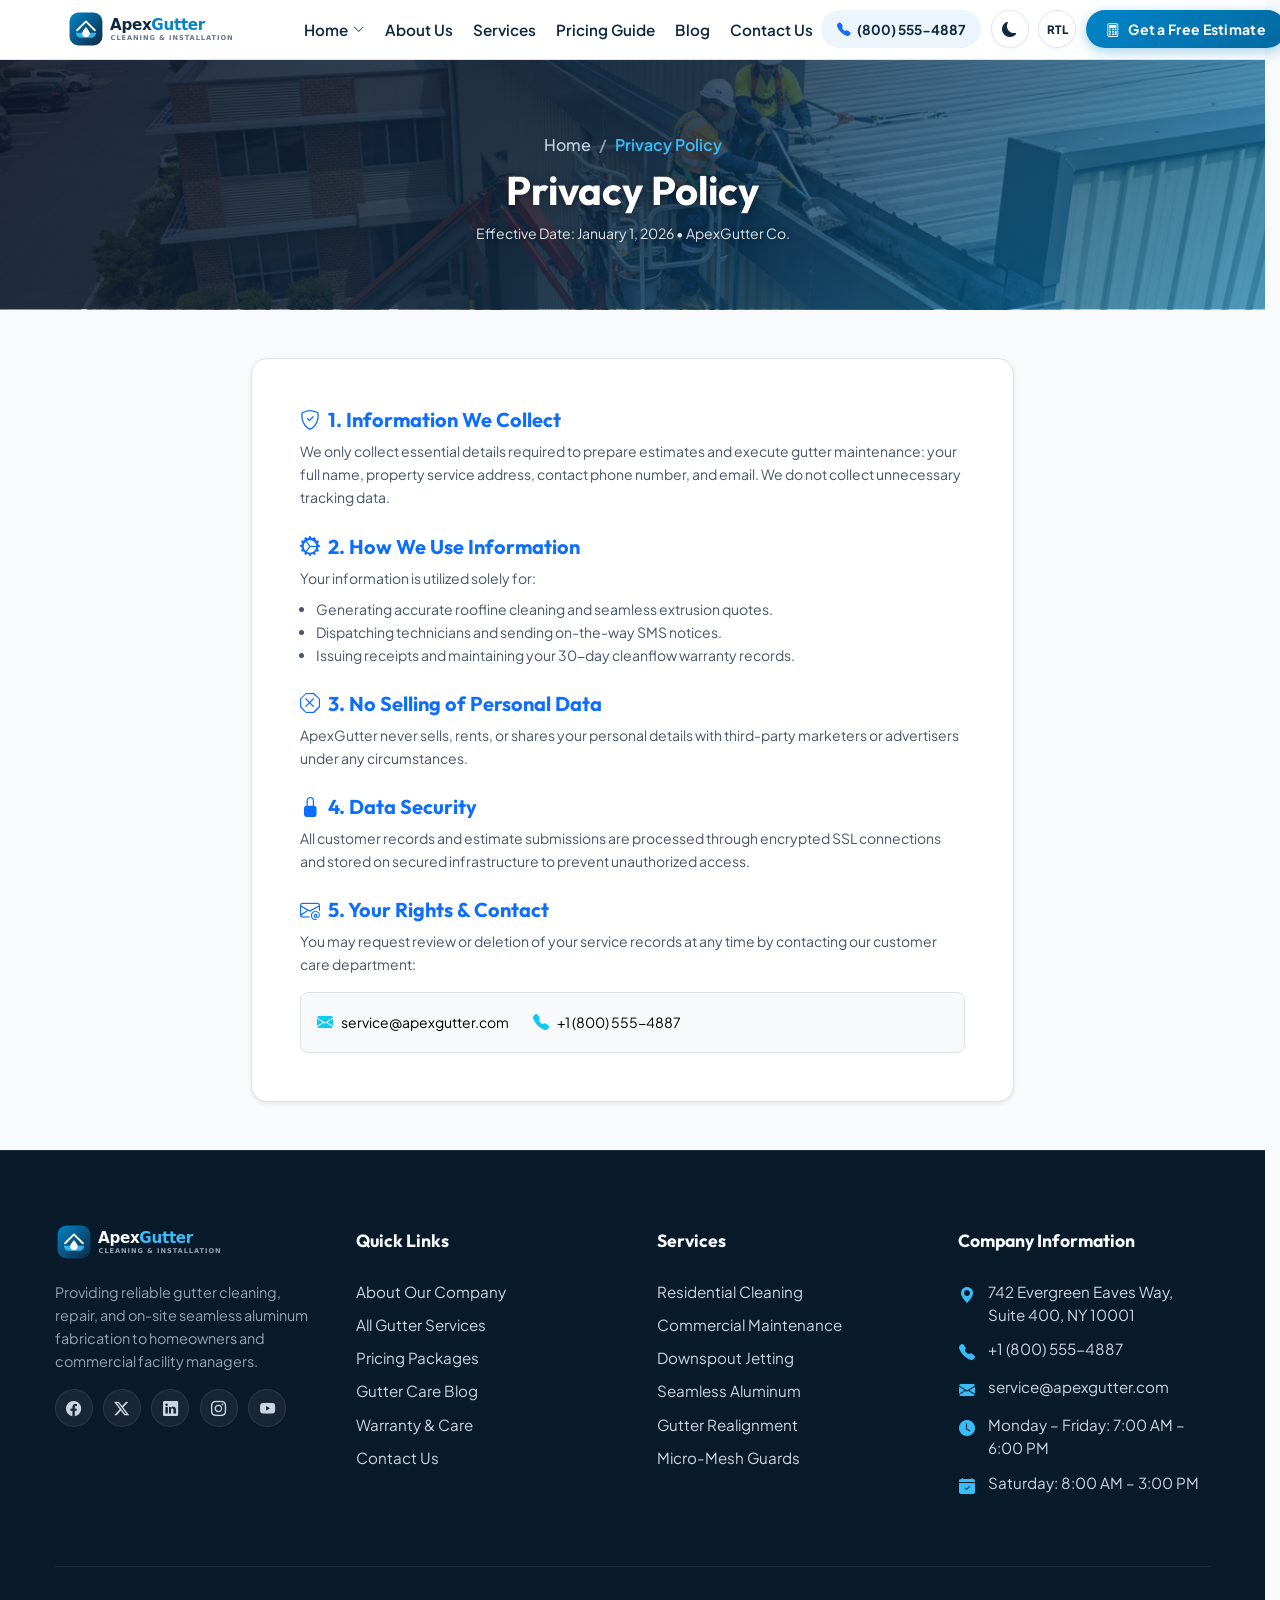
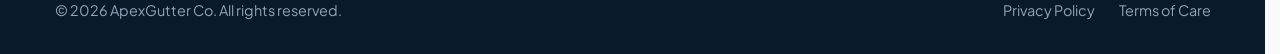
<file: privacy-policy.html>
<!DOCTYPE html>
<html lang="en" data-bs-theme="light">
<head>
  <meta charset="UTF-8">
  <meta name="viewport" content="width=device-width, initial-scale=1.0">
  <title>Privacy Policy | ApexGutter Professional Gutter Services</title>
  <meta name="description" content="ApexGutter's Privacy Policy. Learn how we handle customer contact details, quote information, and service records with complete confidentiality.">
  <meta name="keywords" content="ApexGutter privacy policy, customer data protection, gutter service privacy">
  <meta name="theme-color" content="#0284c7">
  <link rel="icon" type="image/svg+xml" href="assets/images/logo/favicon.svg">

  <!-- Google Fonts: Inter, Outfit, Plus Jakarta Sans -->
  <link rel="preconnect" href="https://fonts.googleapis.com">
  <link rel="preconnect" href="https://fonts.gstatic.com" crossorigin>
  <link href="https://fonts.googleapis.com/css2?family=Inter:wght@300;400;500;600;700&family=Outfit:wght@500;600;700;800&family=Plus+Jakarta+Sans:wght@400;500;600;700&display=swap" rel="stylesheet">

  <!-- Vendor CSS: Bootstrap 5.3.3 & Bootstrap Icons -->
  <link rel="stylesheet" href="assets/vendor/bootstrap/bootstrap.min.css">
  <link rel="stylesheet" href="https://cdn.jsdelivr.net/npm/bootstrap@5.3.3/dist/css/bootstrap.min.css">
  <link rel="stylesheet" href="assets/vendor/bootstrap-icons/bootstrap-icons.min.css">
  <link rel="stylesheet" href="https://cdn.jsdelivr.net/npm/bootstrap-icons@1.11.3/font/bootstrap-icons.min.css">

  <!-- Custom Core & Utility CSS -->
  <link rel="stylesheet" href="assets/css/style.css">
  <link rel="stylesheet" href="assets/css/dark.css">
  <link rel="stylesheet" href="assets/css/rtl.css" id="rtlStylesheet">
  <link rel="stylesheet" href="assets/css/responsive.css">
<script>(function(){try{var t=localStorage.getItem('apexgutter_theme');if(!t&&window.matchMedia&&window.matchMedia('(prefers-color-scheme: dark)').matches){t='dark';}if(t){document.documentElement.setAttribute('data-bs-theme',t);}var r=localStorage.getItem('apexgutter_rtl')==='true';if(r){document.documentElement.setAttribute('dir','rtl');document.documentElement.setAttribute('lang','ar');}else{document.documentElement.setAttribute('dir','ltr');document.documentElement.setAttribute('lang','en');}}catch(e){}})();</script>
</head>
<body>

  <!-- Single Unified Navigation Header -->
  <header class="site-header sticky-top" id="siteHeader">
    <nav class="navbar navbar-expand-lg" aria-label="Main navigation">
      <div class="container">
        <!-- Brand Logo -->
        <a class="navbar-brand d-flex align-items-center" href="index.html" aria-label="ApexGutter Home">
          <img src="assets/images/logo/logo.svg" alt="ApexGutter Logo" class="brand-logo-img">
        </a>

        <!-- Right Quick Controls on Mobile (Theme, RTL, Hamburger) -->
        <div class="d-flex align-items-center gap-2 d-lg-none ms-auto me-2">
          <button class="nav-icon-btn theme-toggle-btn" type="button" aria-label="Toggle dark mode" title="Toggle Theme">
            <i class="bi bi-moon-fill theme-icon"></i>
          </button>
          <button class="nav-icon-btn nav-rtl-btn rtl-toggle-btn" type="button" aria-label="Toggle text direction" title="Toggle RTL">
            <span class="rtl-badge-text">RTL</span>
          </button>
        </div>

        <!-- Mobile Hamburger Toggler -->
        <button class="navbar-toggler border-0 shadow-none p-1" type="button" data-bs-toggle="offcanvas" data-bs-target="#mobileNav" aria-controls="mobileNav" aria-expanded="false" aria-label="Toggle navigation">
          <i class="bi bi-list fs-1 text-primary"></i>
        </button>

        <!-- Desktop Navigation Items -->
        <div class="collapse navbar-collapse d-none d-lg-flex" id="desktopNav">
          <ul class="navbar-nav me-auto align-items-center gap-1">
            <li class="nav-item dropdown home-dropdown-nav">
              <a class="nav-link dropdown-toggle" href="#" id="homeMenuDropdown" role="button" data-bs-toggle="dropdown" aria-expanded="false">
                <span>Home</span>
                <i class="bi bi-chevron-down" aria-hidden="true"></i>
              </a>
              <div class="dropdown-menu home-dropdown-menu shadow" aria-labelledby="homeMenuDropdown">
                <a href="index.html" class="home-dropdown-item">
                  <span class="home-item-title">General Services</span>
                  <span class="home-item-desc">Comprehensive residential gutter care &amp; water protection</span>
                </a>
                <a href="index-2.html" class="home-dropdown-item">
                  <span class="home-item-title">Rainwater &amp; Installation</span>
                  <span class="home-item-desc">Seamless extrusion, flood prevention &amp; instant estimator</span>
                </a>
              </div>
            </li>
            <li class="nav-item"><a class="nav-link" href="about.html">About Us</a></li>
            <li class="nav-item"><a class="nav-link" href="services.html">Services</a></li>
            <li class="nav-item"><a class="nav-link" href="pricing.html">Pricing Guide</a></li>
            <li class="nav-item"><a class="nav-link" href="blog.html">Blog</a></li>
            <li class="nav-item"><a class="nav-link" href="contact.html">Contact Us</a></li>
          </ul>

          <div class="header-actions">
            <a href="tel:+18005554887" class="nav-phone-link d-none d-xl-inline-flex align-items-center">
              <i class="bi bi-telephone-fill text-primary"></i>
              <span>(800) 555-4887</span>
            </a>
            <button class="nav-icon-btn theme-toggle-btn" type="button" aria-label="Toggle dark mode" title="Toggle Light/Dark Theme">
              <i class="bi bi-moon-fill theme-icon"></i>
            </button>
            <button class="nav-icon-btn nav-rtl-btn rtl-toggle-btn" type="button" aria-label="Toggle text direction" title="Toggle RTL Layout">
              <span class="rtl-badge-text">RTL</span>
            </button>
            <button type="button" class="btn btn-cta" data-bs-toggle="modal" data-bs-target="#estimateModal">
              <i class="bi bi-calculator"></i>
              <span>Get a Free Estimate</span>
            </button>
          </div>
        </div>
      </div>
    </nav>

    <!-- Offcanvas Mobile Navigation Menu -->
    <div class="offcanvas offcanvas-end mobile-nav" tabindex="-1" id="mobileNav" aria-labelledby="mobileNavLabel">
      <div class="offcanvas-header border-bottom">
        <a href="index.html" class="text-decoration-none" id="mobileNavLabel">
          <img src="assets/images/logo/logo.svg" alt="ApexGutter Logo" class="brand-logo-img">
        </a>
        <button type="button" class="btn-close" data-bs-dismiss="offcanvas" aria-label="Close menu"></button>
      </div>
      <div class="offcanvas-body d-flex flex-column">
        <ul class="navbar-nav mb-4">
          <li class="nav-item dropdown">
            <a class="nav-link dropdown-toggle d-flex align-items-center gap-2" href="#" id="mobileHomeDropdownToggle" role="button" data-bs-toggle="dropdown" aria-expanded="false">
              <span>Home</span>
              <i class="bi bi-chevron-down" aria-hidden="true"></i>
            </a>
            <ul class="dropdown-menu border-0 shadow-none ps-3 bg-body-tertiary rounded-3" aria-labelledby="mobileHomeDropdownToggle">
              <li><a class="dropdown-item py-2 fw-semibold" href="index.html">General Services</a></li>
              <li><a class="dropdown-item py-2 fw-semibold" href="index-2.html">Rainwater &amp; Installation</a></li>
            </ul>
          </li>
          <li class="nav-item"><a class="nav-link" href="about.html">About Us</a></li>
          <li class="nav-item"><a class="nav-link" href="services.html">Services</a></li>
          <li class="nav-item"><a class="nav-link" href="pricing.html">Pricing Guide</a></li>
          <li class="nav-item"><a class="nav-link" href="blog.html">Blog</a></li>
          <li class="nav-item"><a class="nav-link" href="contact.html">Contact Us</a></li>
        </ul>
        <div class="mt-auto pt-4 border-top">
          <button type="button" class="btn btn-cta w-100 justify-content-center mb-3" data-bs-toggle="modal" data-bs-target="#estimateModal">
            <i class="bi bi-calculator"></i>
            <span>Get a Free Estimate</span>
          </button>
          <a href="tel:+18005554887" class="d-flex align-items-center justify-content-center gap-2 text-decoration-none fw-bold text-primary">
            <i class="bi bi-telephone-fill"></i>
            <span>+1 (800) 555-4887</span>
          </a>
        </div>
      </div>
    </div>
  </header>

  <main id="mainContent">
    <!-- Page Header / Hero -->
    <section class="page-hero-banner page-hero-privacy">
      <div class="container text-center">
        <nav aria-label="breadcrumb">
          <ol class="breadcrumb justify-content-center small mb-2">
            <li class="breadcrumb-item"><a href="index.html" class="text-decoration-none">Home</a></li>
            <li class="breadcrumb-item active" aria-current="page">Privacy Policy</li>
          </ol>
        </nav>
        <h1 class="display-6 fw-bold mb-2">Privacy Policy</h1>
        <p class="small mb-0">Effective Date: January 1, 2026 • ApexGutter Co.</p>
      </div>
    </section>

    <!-- Limited & Concise Privacy Policy Content -->
    <section class="py-5">
      <div class="container">
        <div class="row justify-content-center">
          <div class="col-lg-8">
            <div class="card border rounded-4 shadow-sm p-4 p-md-5">

              <div class="mb-4">
                <h5 class="fw-bold d-flex align-items-center gap-2 text-primary">
                  <i class="bi bi-shield-check"></i>
                  <span>1. Information We Collect</span>
                </h5>
                <p class="text-secondary small mb-0">
                  We only collect essential details required to prepare estimates and execute gutter maintenance: your full name, property service address, contact phone number, and email. We do not collect unnecessary tracking data.
                </p>
              </div>

              <div class="mb-4">
                <h5 class="fw-bold d-flex align-items-center gap-2 text-primary">
                  <i class="bi bi-gear-wide-connected"></i>
                  <span>2. How We Use Information</span>
                </h5>
                <p class="text-secondary small mb-2">
                  Your information is utilized solely for:
                </p>
                <ul class="text-secondary small mb-0 ps-3">
                  <li>Generating accurate roofline cleaning and seamless extrusion quotes.</li>
                  <li>Dispatching technicians and sending on-the-way SMS notices.</li>
                  <li>Issuing receipts and maintaining your 30-day cleanflow warranty records.</li>
                </ul>
              </div>

              <div class="mb-4">
                <h5 class="fw-bold d-flex align-items-center gap-2 text-primary">
                  <i class="bi bi-x-octagon"></i>
                  <span>3. No Selling of Personal Data</span>
                </h5>
                <p class="text-secondary small mb-0">
                  ApexGutter never sells, rents, or shares your personal details with third-party marketers or advertisers under any circumstances.
                </p>
              </div>

              <div class="mb-4">
                <h5 class="fw-bold d-flex align-items-center gap-2 text-primary">
                  <i class="bi bi-lock-fill"></i>
                  <span>4. Data Security</span>
                </h5>
                <p class="text-secondary small mb-0">
                  All customer records and estimate submissions are processed through encrypted SSL connections and stored on secured infrastructure to prevent unauthorized access.
                </p>
              </div>

              <div>
                <h5 class="fw-bold d-flex align-items-center gap-2 text-primary">
                  <i class="bi bi-envelope-at"></i>
                  <span>5. Your Rights &amp; Contact</span>
                </h5>
                <p class="text-secondary small mb-3">
                  You may request review or deletion of your service records at any time by contacting our customer care department:
                </p>
                <div class="p-3 bg-body-tertiary rounded-3 border d-flex flex-wrap gap-4 align-items-center">
                  <div class="d-flex align-items-center gap-2">
                    <i class="bi bi-envelope-fill text-info"></i>
                    <a href="mailto:service@apexgutter.com" class="text-decoration-none small text-body-emphasis">service@apexgutter.com</a>
                  </div>
                  <div class="d-flex align-items-center gap-2">
                    <i class="bi bi-telephone-fill text-info"></i>
                    <a href="tel:+18005554887" class="text-decoration-none small text-body-emphasis">+1 (800) 555-4887</a>
                  </div>
                </div>
              </div>

            </div>
          </div>
        </div>
      </div>
    </section>
  </main>

  <!-- Site Footer -->
  <footer class="site-footer">
    <div class="container">
      <div class="row g-4 g-lg-5">
        <div class="col-lg-3 col-md-6 mb-4 mb-lg-0">
          <div class="footer-brand-wrap">
            <a href="index.html" aria-label="ApexGutter Home">
              <img src="assets/images/logo/logo-dark.svg" alt="ApexGutter Logo" class="brand-logo-img">
            </a>
          </div>
          <p class="small text-secondary mb-3">
            Providing reliable gutter cleaning, repair, and on-site seamless aluminum fabrication to homeowners and commercial facility managers.
          </p>
          <div class="footer-social">
            <a href="https://facebook.com" target="_blank" rel="noopener noreferrer" class="footer-social-link" aria-label="Facebook"><i class="bi bi-facebook"></i></a>
            <a href="https://twitter.com" target="_blank" rel="noopener noreferrer" class="footer-social-link" aria-label="Twitter X"><i class="bi bi-twitter-x"></i></a>
            <a href="https://linkedin.com" target="_blank" rel="noopener noreferrer" class="footer-social-link" aria-label="LinkedIn"><i class="bi bi-linkedin"></i></a>
            <a href="https://instagram.com" target="_blank" rel="noopener noreferrer" class="footer-social-link" aria-label="Instagram"><i class="bi bi-instagram"></i></a>
            <a href="https://youtube.com" target="_blank" rel="noopener noreferrer" class="footer-social-link" aria-label="YouTube"><i class="bi bi-youtube"></i></a>
          </div>
        </div>
        <div class="col-lg-3 col-md-6 mb-4 mb-lg-0">
          <h5>Quick Links</h5>
          <ul class="footer-links">
            <li><a href="about.html">About Our Company</a></li>
            <li><a href="services.html">All Gutter Services</a></li>
            <li><a href="pricing.html">Pricing Packages</a></li>
            <li><a href="blog.html">Gutter Care Blog</a></li>
            <li><a href="terms-of-care.html">Warranty &amp; Care</a></li>
            <li><a href="contact.html">Contact Us</a></li>
          </ul>
        </div>
        <div class="col-lg-3 col-md-6 mb-4 mb-lg-0">
          <h5>Services</h5>
          <ul class="footer-links">
            <li><a href="service-details.html?service=residential-cleaning">Residential Cleaning</a></li>
            <li><a href="service-details.html?service=commercial-cleaning">Commercial Maintenance</a></li>
            <li><a href="service-details.html?service=downspout-cleaning">Downspout Jetting</a></li>
            <li><a href="service-details.html?service=seamless-installation">Seamless Aluminum</a></li>
            <li><a href="service-details.html?service=gutter-repair">Gutter Realignment</a></li>
            <li><a href="service-details.html?service=gutter-guards">Micro-Mesh Guards</a></li>
          </ul>
        </div>
        <div class="col-lg-3 col-md-6 mb-4 mb-lg-0">
          <h5>Company Information</h5>
          <ul class="footer-links footer-contact-list">
            <li>
              <i class="bi bi-geo-alt-fill footer-contact-icon"></i>
              <span>742 Evergreen Eaves Way,<br>Suite 400, NY 10001</span>
            </li>
            <li>
              <i class="bi bi-telephone-fill footer-contact-icon"></i>
              <a href="tel:+18005554887"><bdi>+1 (800) 555-4887</bdi></a>
            </li>
            <li>
              <i class="bi bi-envelope-fill footer-contact-icon"></i>
              <a href="mailto:service@apexgutter.com"><bdi>service@apexgutter.com</bdi></a>
            </li>
            <li>
              <i class="bi bi-clock-fill footer-contact-icon"></i>
              <span>Monday – Friday: <bdi>7:00 AM – 6:00 PM</bdi></span>
            </li>
            <li>
              <i class="bi bi-calendar-check-fill footer-contact-icon"></i>
              <span>Saturday: <bdi>8:00 AM – 3:00 PM</bdi></span>
            </li>
          </ul>
        </div>
      </div>
      <div class="footer-bottom d-flex flex-wrap justify-content-between align-items-center gap-3">
        <p class="mb-0 text-secondary" dir="auto">&copy; 2026 ApexGutter Co. All rights reserved.</p>
        <div class="d-flex align-items-center gap-4 text-secondary small">
          <a href="privacy-policy.html" class="footer-bottom-link">Privacy Policy</a>
          <a href="terms-of-care.html" class="footer-bottom-link">Terms of Care</a>
        </div>
      </div>
    </div>
  </footer>

  <!-- Floating Back To Top Button -->
  <button id="backToTopBtn" class="back-to-top-btn" aria-label="Scroll back to top" title="Back to top">
    <i class="bi bi-chevron-up"></i>
  </button>

  <!-- Free Estimate Request Modal -->
  <div class="modal fade" id="estimateModal" tabindex="-1" aria-labelledby="estimateModalLabel" aria-hidden="true">
    <div class="modal-dialog modal-dialog-centered modal-lg">
      <div class="modal-content rounded-4 border-0 shadow-lg overflow-hidden">
        <div class="modal-header bg-primary text-white py-3">
          <h5 class="modal-title d-flex align-items-center gap-2" id="estimateModalLabel">
            <i class="bi bi-calculator"></i>
            <span>Request a Free Gutter Estimate</span>
          </h5>
          <button type="button" class="btn-close btn-close-white" data-bs-dismiss="modal" aria-label="Close"></button>
        </div>
        <div class="modal-body p-4">
          <p class="text-secondary small mb-3">
            Fill out your property details below. Our estimation calculator matches your roofline measurements with our local service rates.
          </p>
          <form id="modalEstimateForm" class="needs-validation" novalidate>
            <div class="row g-3">
              <div class="col-md-6">
                <label for="modalFullName" class="form-label small fw-bold">Full Name *</label>
                <input type="text" class="form-control" id="modalFullName" name="name" placeholder="John Smith" required>
                <div class="invalid-feedback">Please enter your name.</div>
              </div>
              <div class="col-md-6">
                <label for="modalEmail" class="form-label small fw-bold">Email Address *</label>
                <input type="email" class="form-control" id="modalEmail" name="email" placeholder="john@example.com" required>
                <div class="invalid-feedback">Please enter a valid email address.</div>
              </div>
              <div class="col-md-6">
                <label for="modalPhone" class="form-label small fw-bold">Phone Number *</label>
                <input type="tel" class="form-control" id="modalPhone" name="phone" placeholder="(555) 123-4567" required>
                <div class="invalid-feedback">Please enter your phone number.</div>
              </div>
              <div class="col-md-6">
                <label for="modalServiceType" class="form-label small fw-bold">Service Required *</label>
                <select class="form-select" id="modalServiceType" name="service" required>
                  <option value="" selected disabled>Select a service...</option>
                  <option value="cleaning">Residential Hand Cleanout</option>
                  <option value="commercial">Commercial Maintenance</option>
                  <option value="seamless">Seamless Aluminum Installation</option>
                  <option value="guards">Stainless Micro-Mesh Guards</option>
                  <option value="repair">Re-pitching &amp; Joint Resealing</option>
                </select>
                <div class="invalid-feedback">Please select a service type.</div>
              </div>
              <div class="col-12">
                <label for="modalNotes" class="form-label small fw-bold">Property Details or Notes</label>
                <textarea class="form-control" id="modalNotes" name="notes" rows="2" placeholder="e.g. 2-story home with heavy oak trees..."></textarea>
              </div>
            </div>
            <div class="d-flex justify-content-end gap-2 mt-4 pt-3 border-top">
              <button type="button" class="btn btn-outline-secondary rounded-pill btn-sm px-3" data-bs-dismiss="modal">Cancel</button>
              <button type="submit" class="btn btn-primary rounded-pill btn-sm px-4">Submit Estimate Request</button>
            </div>
          </form>
        </div>
      </div>
    </div>
  </div>

  <script src="assets/vendor/bootstrap/bootstrap.bundle.min.js"></script>
  <script>if (typeof bootstrap === "undefined") { document.write('<script src="https://cdn.jsdelivr.net/npm/bootstrap@5.3.3/dist/js/bootstrap.bundle.min.js"><\/script>'); }</script>
  <script src="assets/js/main.js"></script>
</body>
</html>
</file>
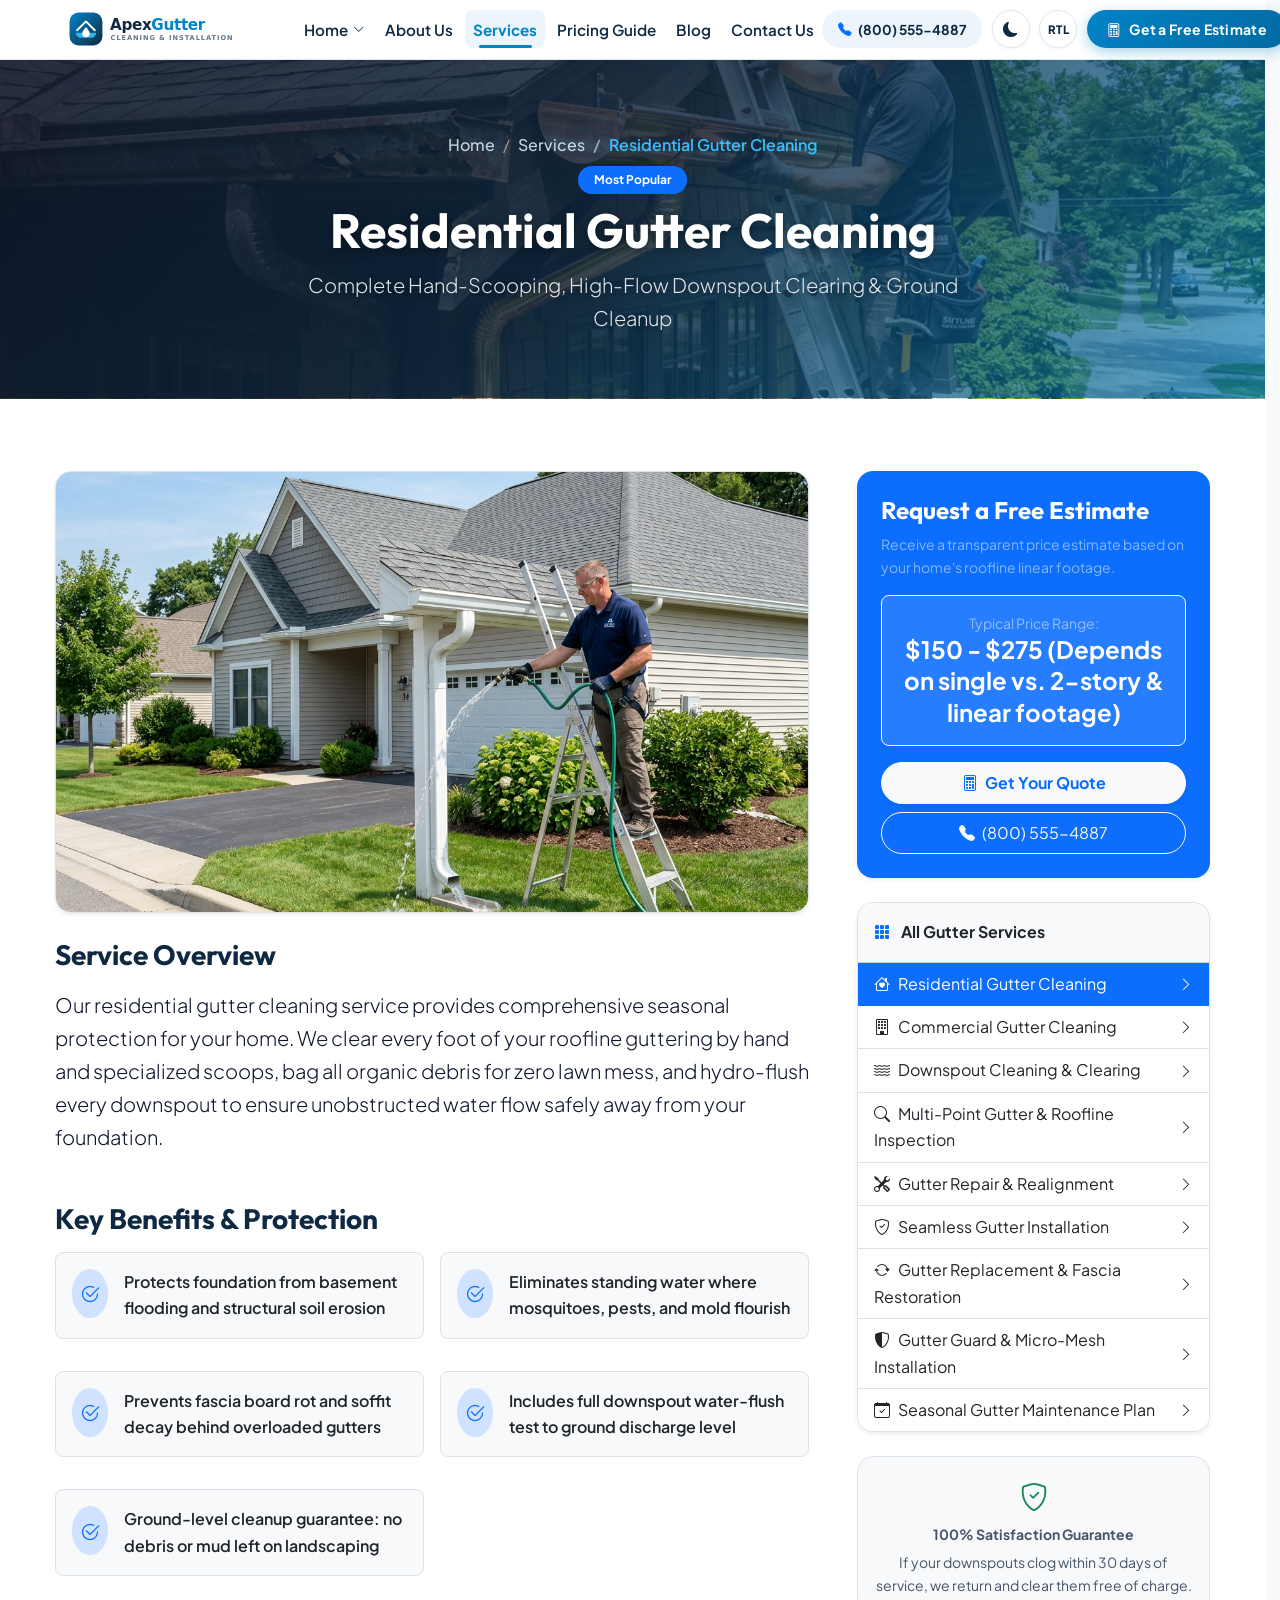
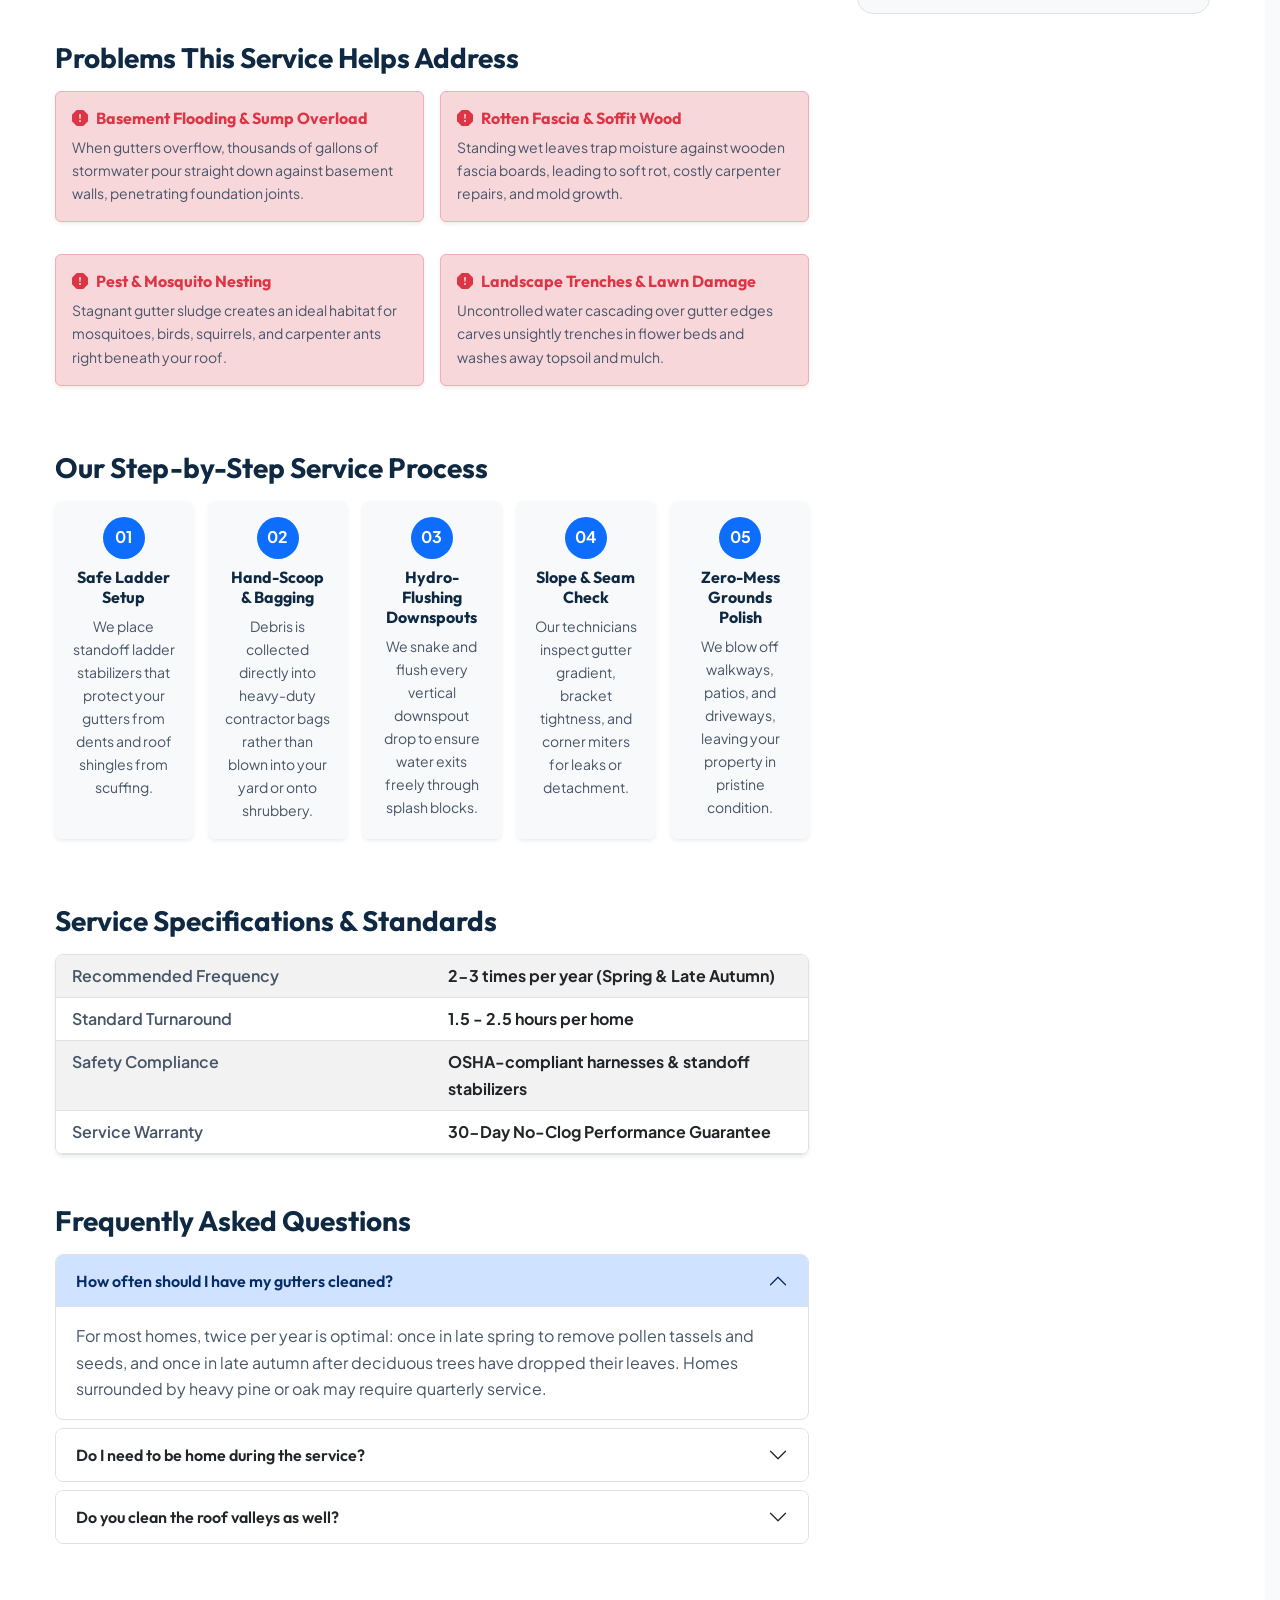
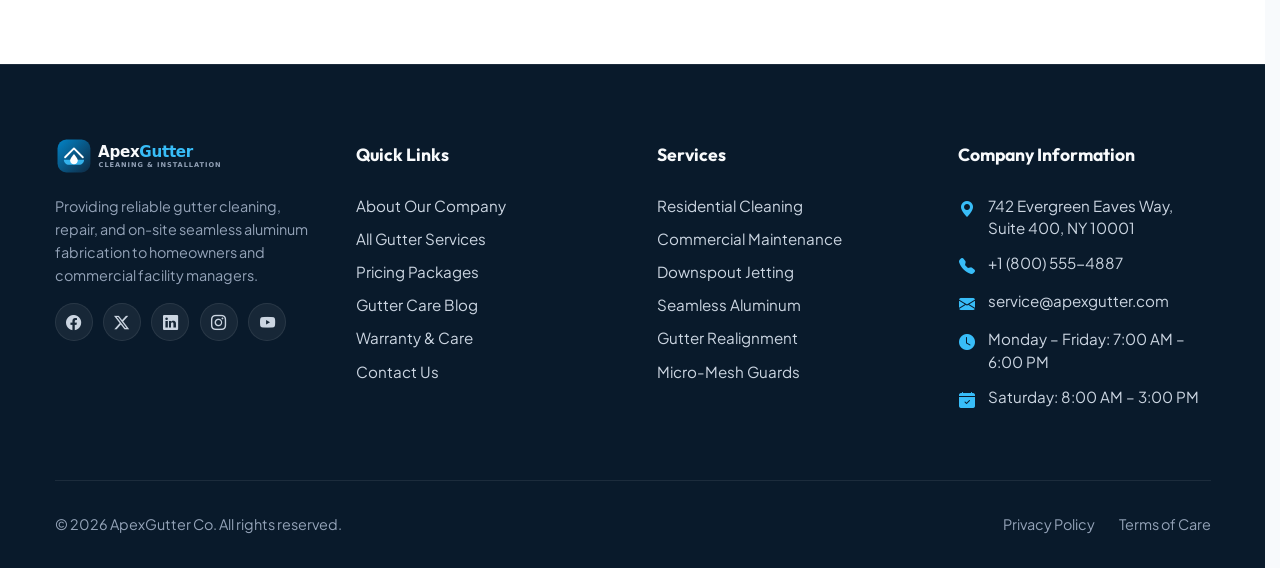
<file: service-details.html>
<!DOCTYPE html>
<html lang="en" data-bs-theme="light">
<head>
  <meta charset="UTF-8">
  <meta name="viewport" content="width=device-width, initial-scale=1.0">
  <title>Service Details | ApexGutter Professional Exterior Drainage</title>
  <meta name="description" content="Detailed service specifications, workflow processes, equipment standards, and transparent pricing for ApexGutter services.">
  <meta name="keywords" content="gutter service specifications, commercial gutter maintenance, gutter inspection report, fascia repair">
  <meta name="theme-color" content="#0284c7">
  <link rel="icon" type="image/svg+xml" href="assets/images/logo/favicon.svg">

  <!-- Google Fonts: Inter, Outfit, Plus Jakarta Sans -->
  <link rel="preconnect" href="https://fonts.googleapis.com">
  <link rel="preconnect" href="https://fonts.gstatic.com" crossorigin>
  <link href="https://fonts.googleapis.com/css2?family=Inter:wght@300;400;500;600;700&family=Outfit:wght@500;600;700;800&family=Plus+Jakarta+Sans:wght@400;500;600;700&display=swap" rel="stylesheet">

  <!-- Vendor CSS: Bootstrap 5.3.3 & Bootstrap Icons (Local with CDN fallback) -->
  <link rel="stylesheet" href="assets/vendor/bootstrap/bootstrap.min.css">
  <link rel="stylesheet" href="https://cdn.jsdelivr.net/npm/bootstrap@5.3.3/dist/css/bootstrap.min.css">
  <link rel="stylesheet" href="assets/vendor/bootstrap-icons/bootstrap-icons.min.css">
  <link rel="stylesheet" href="https://cdn.jsdelivr.net/npm/bootstrap-icons@1.11.3/font/bootstrap-icons.min.css">

  <!-- Custom Core & Utility CSS -->
  <link rel="stylesheet" href="assets/css/style.css">
  <link rel="stylesheet" href="assets/css/dark.css">
  <link rel="stylesheet" href="assets/css/rtl.css" id="rtlStylesheet">
  <link rel="stylesheet" href="assets/css/responsive.css">
<script>(function(){try{var t=localStorage.getItem('apexgutter_theme');if(!t&&window.matchMedia&&window.matchMedia('(prefers-color-scheme: dark)').matches){t='dark';}if(t){document.documentElement.setAttribute('data-bs-theme',t);}var r=localStorage.getItem('apexgutter_rtl')==='true';if(r){document.documentElement.setAttribute('dir','rtl');document.documentElement.setAttribute('lang','ar');}else{document.documentElement.setAttribute('dir','ltr');document.documentElement.setAttribute('lang','en');}}catch(e){}})();</script>
</head>
<body>

    <!-- Single Unified Navigation Header -->
  <header class="site-header sticky-top" id="siteHeader">
    <nav class="navbar navbar-expand-lg" aria-label="Main navigation">
      <div class="container">
        <!-- Brand Logo -->
        <a class="navbar-brand d-flex align-items-center" href="index.html" aria-label="ApexGutter Home">
          <img src="assets/images/logo/logo.svg" alt="ApexGutter Logo" class="brand-logo-img">
        </a>

        <!-- Right Quick Controls on Mobile (Theme, RTL, Hamburger) -->
        <div class="d-flex align-items-center gap-2 d-lg-none ms-auto me-2">
          <button class="nav-icon-btn theme-toggle-btn" type="button" aria-label="Toggle dark mode" title="Toggle Theme">
            <i class="bi bi-moon-fill theme-icon"></i>
          </button>
          <button class="nav-icon-btn nav-rtl-btn rtl-toggle-btn" type="button" aria-label="Toggle text direction" title="Toggle RTL">
            <span class="rtl-badge-text">RTL</span>
          </button>
        </div>

        <!-- Mobile Hamburger Toggler -->
        <button class="navbar-toggler border-0 shadow-none p-1" type="button" data-bs-toggle="offcanvas" data-bs-target="#mobileNav" aria-controls="mobileNav" aria-expanded="false" aria-label="Toggle navigation">
          <i class="bi bi-list fs-1 text-primary"></i>
        </button>

        <!-- Desktop Navigation Items -->
        <div class="collapse navbar-collapse d-none d-lg-flex" id="desktopNav">
          <ul class="navbar-nav me-auto align-items-center gap-1">
            <!-- Home Dropdown (Closed by default) -->
            <li class="nav-item dropdown home-dropdown-nav">
              <a class="nav-link dropdown-toggle" href="#" id="homeMenuDropdown" role="button" data-bs-toggle="dropdown" aria-expanded="false">
                <span>Home</span>
                <i class="bi bi-chevron-down" aria-hidden="true"></i>
              </a>
              <div class="dropdown-menu home-dropdown-menu shadow" aria-labelledby="homeMenuDropdown">
                <a href="index.html" class="home-dropdown-item">
                  <span class="home-item-title">General Services</span>
                  <span class="home-item-desc">Comprehensive residential gutter care &amp; water protection</span>
                </a>
                <a href="index-2.html" class="home-dropdown-item">
                  <span class="home-item-title">Rainwater &amp; Installation</span>
                  <span class="home-item-desc">Seamless extrusion, flood prevention &amp; instant estimator</span>
                </a>
              </div>
            </li>

            <li class="nav-item"><a class="nav-link" href="about.html">About Us</a></li>
            <li class="nav-item"><a class="nav-link active" href="services.html">Services</a></li>
            <li class="nav-item"><a class="nav-link" href="pricing.html">Pricing Guide</a></li>
            <li class="nav-item"><a class="nav-link" href="blog.html">Blog</a></li>
            <li class="nav-item"><a class="nav-link" href="contact.html">Contact Us</a></li>
          </ul>

          <!-- Action Items (Phone, Theme, RTL, CTA) -->
          <div class="header-actions">
            <a href="tel:+18005554887" class="nav-phone-link d-none d-xl-inline-flex align-items-center">
              <i class="bi bi-telephone-fill text-primary"></i>
              <span>(800) 555-4887</span>
            </a>

            <!-- Theme Toggle -->
            <button class="nav-icon-btn theme-toggle-btn" type="button" aria-label="Toggle dark mode" title="Toggle Light/Dark Theme">
              <i class="bi bi-moon-fill theme-icon"></i>
            </button>

            <!-- RTL Toggle -->
            <button class="nav-icon-btn nav-rtl-btn rtl-toggle-btn" type="button" aria-label="Toggle text direction" title="Toggle RTL Layout">
              <span class="rtl-badge-text">RTL</span>
            </button>

            <!-- CTA Button -->
            <button type="button" class="btn btn-cta" data-bs-toggle="modal" data-bs-target="#estimateModal">
              <i class="bi bi-calculator"></i>
              <span>Get a Free Estimate</span>
            </button>
          </div>
        </div>
      </div>
    </nav>

    <!-- Offcanvas Mobile Navigation Menu -->
    <div class="offcanvas offcanvas-end mobile-nav" tabindex="-1" id="mobileNav" aria-labelledby="mobileNavLabel">
      <div class="offcanvas-header border-bottom">
        <a href="index.html" class="text-decoration-none" id="mobileNavLabel">
          <img src="assets/images/logo/logo.svg" alt="ApexGutter Logo" class="brand-logo-img">
        </a>
        <button type="button" class="btn-close" data-bs-dismiss="offcanvas" aria-label="Close menu"></button>
      </div>
      <div class="offcanvas-body d-flex flex-column">
        <ul class="navbar-nav mb-4">
          <li class="nav-item dropdown">
            <a class="nav-link dropdown-toggle d-flex align-items-center gap-2" href="#" id="mobileHomeDropdownToggle" role="button" data-bs-toggle="dropdown" aria-expanded="false">
              <span>Home</span>
              <i class="bi bi-chevron-down" aria-hidden="true"></i>
            </a>
            <ul class="dropdown-menu border-0 shadow-none ps-3 bg-body-tertiary rounded-3" aria-labelledby="mobileHomeDropdownToggle">
              <li><a class="dropdown-item py-2 fw-semibold" href="index.html">General Services</a></li>
              <li><a class="dropdown-item py-2 fw-semibold" href="index-2.html">Rainwater &amp; Installation</a></li>
            </ul>
          </li>
          <li class="nav-item"><a class="nav-link" href="about.html">About Us</a></li>
          <li class="nav-item"><a class="nav-link active" href="services.html">Services</a></li>
          <li class="nav-item"><a class="nav-link" href="pricing.html">Pricing Guide</a></li>
          <li class="nav-item"><a class="nav-link" href="blog.html">Blog</a></li>
          <li class="nav-item"><a class="nav-link" href="contact.html">Contact Us</a></li>
        </ul>

        <div class="mt-auto pt-4 border-top">
          <button type="button" class="btn btn-cta w-100 justify-content-center mb-3" data-bs-toggle="modal" data-bs-target="#estimateModal">
            <i class="bi bi-calculator"></i>
            <span>Get a Free Estimate</span>
          </button>
          <div class="text-center small text-secondary">
            <p class="mb-1"><a href="tel:+18005554887" class="text-decoration-none text-secondary"><i class="bi bi-telephone-fill text-primary me-1"></i>(800) 555-4887</a></p>
            <p class="mb-0"><i class="bi bi-shield-check text-success me-1"></i> Licensed &amp; Fully Insured</p>
          </div>
        </div>
      </div>
    </div>
  </header>

  <main id="main">
    <!-- Dynamic Service Details Container -->
    <div id="serviceDetailsContainer">
      <!-- Service Hero Banner -->
      <section class="page-hero-banner page-hero-service-details">
        <div class="container text-center">
          <nav aria-label="breadcrumb">
            <ol class="breadcrumb justify-content-center small mb-2">
              <li class="breadcrumb-item"><a href="index.html">Home</a></li>
              <li class="breadcrumb-item"><a href="services.html">Services</a></li>
              <li class="breadcrumb-item active" aria-current="page" id="breadcrumbServiceTitle">Residential Gutter Cleaning</li>
            </ol>
          </nav>
          <span class="badge bg-primary rounded-pill mb-2 py-2 px-3 fw-bold mx-auto d-inline-block" id="serviceCategoryBadge">Cleaning Service</span>
          <h1 class="display-5 fw-bold mb-2" id="serviceHeroTitle">Residential Gutter Cleaning</h1>
          <p class="lead max-w-700 mx-auto mb-0" id="serviceHeroSubtitle">Complete Hand-Scooping, High-Flow Downspout Clearing &amp; Ground Cleanup</p>
        </div>
      </section>

      <!-- Main Content Layout -->
      <section class="py-5 bg-white">
        <div class="container py-4">
          <div class="row g-5">
            <!-- Left Column: Details -->
            <div class="col-lg-8">
              <!-- Featured Image -->
              <div class="rounded-4 overflow-hidden shadow-sm mb-4 border">
                <img src="assets/images/services/service-residential.jpg" alt="Service feature image" class="img-fluid w-100" id="serviceMainImage" style="max-height:440px;object-fit:cover;">
              </div>

              <!-- Full Overview -->
              <div class="mb-5">
                <h3 class="fw-bold mb-3">Service Overview</h3>
                <div id="serviceFullOverview">
                  <p class="lead text-secondary">
                    Our residential gutter cleaning service provides comprehensive seasonal protection for your home. We clear every foot of your roofline guttering by hand and specialized scoops, bag all organic debris for zero lawn mess, and hydro-flush every downspout to ensure unobstructed water flow safely away from your foundation.
                  </p>
                </div>
              </div>

              <!-- Key Benefits -->
              <div class="mb-5">
                <h3 class="fw-bold mb-3">Key Benefits &amp; Protection</h3>
                <div class="row g-3" id="serviceBenefitsList">
                  <!-- Populated dynamically via JS -->
                </div>
              </div>

              <!-- Problems This Service Solves -->
              <div class="mb-5">
                <h3 class="fw-bold mb-3">Problems This Service Helps Address</h3>
                <div class="row g-3" id="serviceProblemsList">
                  <!-- Populated dynamically via JS -->
                </div>
              </div>

              <!-- Step-by-Step Service Process -->
              <div class="mb-5">
                <h3 class="fw-bold mb-3">Our Step-by-Step Service Process</h3>
                <div class="row g-3" id="serviceProcessSteps">
                  <!-- Populated dynamically via JS -->
                </div>
              </div>

              <!-- Technical Specifications Table -->
              <div class="mb-5">
                <h3 class="fw-bold mb-3">Service Specifications &amp; Standards</h3>
                <div class="card border rounded-3 overflow-hidden shadow-sm">
                  <div class="card-body p-0">
                    <div class="table-responsive">
                      <table class="table table-striped mb-0">
                        <tbody id="serviceSpecsTable">
                          <!-- Populated dynamically via JS -->
                        </tbody>
                      </table>
                    </div>
                  </div>
                </div>
              </div>

              <!-- Service Specific FAQs -->
              <div class="mb-5">
                <h3 class="fw-bold mb-3">Frequently Asked Questions</h3>
                <div class="accordion" id="serviceFaqAccordion">
                  <!-- Populated dynamically via JS -->
                </div>
              </div>
            </div>

            <!-- Right Column: Sidebar -->
            <div class="col-lg-4">
              <div class="sticky-top" style="top: 100px; z-index: 10;">
                <!-- Free Estimate Card -->
                <div class="card border-0 shadow-sm rounded-4 p-4 bg-primary text-white mb-4">
                  <h4 class="fw-bold mb-2 text-white">Request a Free Estimate</h4>
                  <p class="small text-white-50 mb-3">Receive a transparent price estimate based on your home's roofline linear footage.</p>
                  <div class="p-3 rounded-3 bg-white bg-opacity-10 border border-white border-opacity-20 mb-3 text-center">
                    <small class="d-block text-white-50">Typical Price Range:</small>
                    <span class="h4 fw-bold text-white mb-0" id="servicePriceEstimate">$150 - $275</span>
                  </div>
                  <button type="button" class="btn btn-light fw-bold rounded-pill w-100 py-2 text-primary shadow-sm" data-bs-toggle="modal" data-bs-target="#estimateModal">
                    <i class="bi bi-calculator me-1"></i> Get Your Quote
                  </button>
                  <a href="tel:+18005554887" class="btn btn-outline-light rounded-pill w-100 py-2 mt-2 small">
                    <i class="bi bi-telephone-fill me-1"></i> (800) 555-4887
                  </a>
                </div>

                <!-- All 9 Services Selector Menu -->
                <div class="card border rounded-4 shadow-sm overflow-hidden mb-4">
                  <div class="card-header bg-body-tertiary fw-bold py-3">
                    <i class="bi bi-grid-3x3-gap-fill text-primary me-2"></i> All Gutter Services
                  </div>
                  <div class="list-group list-group-flush" id="serviceSidebarMenu">
                    <!-- Dynamic list of all 9 services populated by main.js -->
                  </div>
                </div>

                <!-- Emergency Notice -->
                <div class="p-3 rounded-4 bg-body-tertiary border text-center small text-secondary">
                  <i class="bi bi-shield-check text-success fs-3 d-block mb-1"></i>
                  <strong>100% Satisfaction Guarantee</strong>
                  <p class="mb-0 mt-1">If your downspouts clog within 30 days of service, we return and clear them free of charge.</p>
                </div>
              </div>
            </div>
          </div>
        </div>
      </section>
    </div>
  </main>

  <!-- Site Footer -->
  <footer class="site-footer">
    <div class="container">
      <div class="row g-4 g-lg-5">
        <div class="col-lg-3 col-md-6 mb-4 mb-lg-0">
          <div class="footer-brand-wrap">
            <a href="index.html" aria-label="ApexGutter Home">
              <img src="assets/images/logo/logo-dark.svg" alt="ApexGutter Logo" class="brand-logo-img">
            </a>
          </div>
          <p class="small text-secondary mb-3">
            Providing reliable gutter cleaning, repair, and on-site seamless aluminum fabrication to homeowners and commercial facility managers.
          </p>
          <div class="footer-social">
            <a href="https://facebook.com" target="_blank" rel="noopener noreferrer" class="footer-social-link" aria-label="Facebook"><i class="bi bi-facebook"></i></a>
            <a href="https://twitter.com" target="_blank" rel="noopener noreferrer" class="footer-social-link" aria-label="Twitter X"><i class="bi bi-twitter-x"></i></a>
            <a href="https://linkedin.com" target="_blank" rel="noopener noreferrer" class="footer-social-link" aria-label="LinkedIn"><i class="bi bi-linkedin"></i></a>
            <a href="https://instagram.com" target="_blank" rel="noopener noreferrer" class="footer-social-link" aria-label="Instagram"><i class="bi bi-instagram"></i></a>
            <a href="https://youtube.com" target="_blank" rel="noopener noreferrer" class="footer-social-link" aria-label="YouTube"><i class="bi bi-youtube"></i></a>
          </div>
        </div>
        <div class="col-lg-3 col-md-6 mb-4 mb-lg-0">
          <h5>Quick Links</h5>
          <ul class="footer-links">
            <li><a href="about.html">About Our Company</a></li>
            <li><a href="services.html">All Gutter Services</a></li>
            <li><a href="pricing.html">Pricing Packages</a></li>
            <li><a href="blog.html">Gutter Care Blog</a></li>
            <li><a href="terms-of-care.html">Warranty &amp; Care</a></li>
            <li><a href="contact.html">Contact Us</a></li>
          </ul>
        </div>
        <div class="col-lg-3 col-md-6 mb-4 mb-lg-0">
          <h5>Services</h5>
          <ul class="footer-links">
            <li><a href="service-details.html?service=residential-cleaning">Residential Cleaning</a></li>
            <li><a href="service-details.html?service=commercial-cleaning">Commercial Maintenance</a></li>
            <li><a href="service-details.html?service=downspout-cleaning">Downspout Jetting</a></li>
            <li><a href="service-details.html?service=seamless-installation">Seamless Aluminum</a></li>
            <li><a href="service-details.html?service=gutter-repair">Gutter Realignment</a></li>
            <li><a href="service-details.html?service=gutter-guards">Micro-Mesh Guards</a></li>
          </ul>
        </div>
        <div class="col-lg-3 col-md-6 mb-4 mb-lg-0">
          <h5>Company Information</h5>
          <ul class="footer-links footer-contact-list">
            <li>
              <i class="bi bi-geo-alt-fill footer-contact-icon"></i>
              <span>742 Evergreen Eaves Way,<br>Suite 400, NY 10001</span>
            </li>
            <li>
              <i class="bi bi-telephone-fill footer-contact-icon"></i>
              <a href="tel:+18005554887"><bdi>+1 (800) 555-4887</bdi></a>
            </li>
            <li>
              <i class="bi bi-envelope-fill footer-contact-icon"></i>
              <a href="mailto:service@apexgutter.com"><bdi>service@apexgutter.com</bdi></a>
            </li>
            <li>
              <i class="bi bi-clock-fill footer-contact-icon"></i>
              <span>Monday – Friday: <bdi>7:00 AM – 6:00 PM</bdi></span>
            </li>
            <li>
              <i class="bi bi-calendar-check-fill footer-contact-icon"></i>
              <span>Saturday: <bdi>8:00 AM – 3:00 PM</bdi></span>
            </li>
          </ul>
        </div>
      </div>
      <div class="footer-bottom d-flex flex-wrap justify-content-between align-items-center gap-3">
        <p class="mb-0 text-secondary" dir="auto">&copy; 2026 ApexGutter Co. All rights reserved.</p>
        <div class="d-flex align-items-center gap-4 text-secondary small">
          <a href="privacy-policy.html" class="footer-bottom-link">Privacy Policy</a>
          <a href="terms-of-care.html" class="footer-bottom-link">Terms of Care</a>
        </div>
      </div>
    </div>
  </footer>

  <button id="backToTopBtn" class="back-to-top-btn" aria-label="Scroll back to top" title="Back to top">
    <i class="bi bi-chevron-up"></i>
  </button>

  <!-- Free Estimate Request Modal -->
  <div class="modal fade" id="estimateModal" tabindex="-1" aria-labelledby="estimateModalLabel" aria-hidden="true">
    <div class="modal-dialog modal-dialog-centered modal-lg">
      <div class="modal-content rounded-4 border-0 shadow-lg overflow-hidden">
        <div class="modal-header bg-primary text-white py-3">
          <h5 class="modal-title d-flex align-items-center gap-2" id="estimateModalLabel">
            <i class="bi bi-calculator"></i>
            <span>Request a Free Gutter Estimate</span>
          </h5>
          <button type="button" class="btn-close btn-close-white" data-bs-dismiss="modal" aria-label="Close"></button>
        </div>
        <div class="modal-body p-4">
          <form id="modalEstimateForm" class="needs-validation" novalidate>
            <div class="row g-3">
              <div class="col-md-6">
                <label for="modalFullName" class="form-label small fw-bold">Full Name *</label>
                <input type="text" class="form-control" id="modalFullName" name="name" placeholder="John Smith" required>
                <div class="invalid-feedback">Please enter your name.</div>
              </div>
              <div class="col-md-6">
                <label for="modalEmail" class="form-label small fw-bold">Email Address *</label>
                <input type="email" class="form-control" id="modalEmail" name="email" placeholder="john@example.com" required>
                <div class="invalid-feedback">Please enter a valid email address.</div>
              </div>
              <div class="col-md-6">
                <label for="modalPhone" class="form-label small fw-bold">Phone Number *</label>
                <input type="tel" class="form-control" id="modalPhone" name="phone" placeholder="(555) 000-0000" required>
                <div class="invalid-feedback">Please enter a valid 10-digit phone number.</div>
              </div>
              <div class="col-md-6">
                <label for="modalServiceType" class="form-label small fw-bold">Service Required *</label>
                <select class="form-select" id="modalServiceType" name="service" required>
                  <option value="" selected disabled>Select a gutter service...</option>
                  <option value="residential-cleaning">Residential Gutter Cleaning &amp; Flush</option>
                  <option value="commercial-cleaning">Commercial Gutter Maintenance</option>
                  <option value="downspout-cleaning">Downspout Cleaning &amp; Jetting</option>
                  <option value="seamless-installation">Seamless Aluminum Installation</option>
                  <option value="gutter-repair">Gutter Repair &amp; Realignment</option>
                  <option value="gutter-guards">Micro-Mesh Gutter Guards</option>
                  <option value="gutter-inspection">Multi-Point Gutter Inspection</option>
                  <option value="seasonal-maintenance">Seasonal Maintenance Membership</option>
                </select>
                <div class="invalid-feedback">Please choose a service.</div>
              </div>
              <div class="col-12">
                <label for="modalMessage" class="form-label small fw-bold">Property Details / Estimate Notes</label>
                <textarea class="form-control" id="modalMessage" name="message" rows="3" placeholder="Approximate home stories, linear footage, or specific water issues..."></textarea>
              </div>
              <div class="col-12">
                <div class="form-check">
                  <input class="form-check-input" type="checkbox" value="agreed" id="modalPrivacyAgree" name="agree" required>
                  <label class="form-check-label small text-secondary" for="modalPrivacyAgree">
                    I agree to receive a free estimate and accept the terms of exterior demonstration service.
                  </label>
                  <div class="invalid-feedback">You must check the agreement box before submitting.</div>
                </div>
              </div>
            </div>
            <div class="d-flex justify-content-end gap-2 mt-4 pt-3 border-top">
              <button type="button" class="btn btn-outline-secondary rounded-pill px-4" data-bs-dismiss="modal">Cancel</button>
              <button type="submit" class="btn btn-primary rounded-pill px-4 fw-bold">
                <i class="bi bi-send me-1"></i> Submit Demo Request
              </button>
            </div>
          </form>
        </div>
      </div>
    </div>
  </div>

  <!-- Scripts -->
  <script src="assets/vendor/bootstrap/bootstrap.bundle.min.js"></script>
  <script>if (typeof bootstrap === "undefined") { document.write('<script src="https://cdn.jsdelivr.net/npm/bootstrap@5.3.3/dist/js/bootstrap.bundle.min.js"><\/script>'); }</script>
  <script src="assets/js/services-data.js"></script>
  <script src="assets/js/blog-data.js"></script>
  <script src="assets/js/calculator.js"></script>
  <script src="assets/js/form-validation.js"></script>
  <script src="assets/js/main.js"></script>
</body>
</html>
</file>
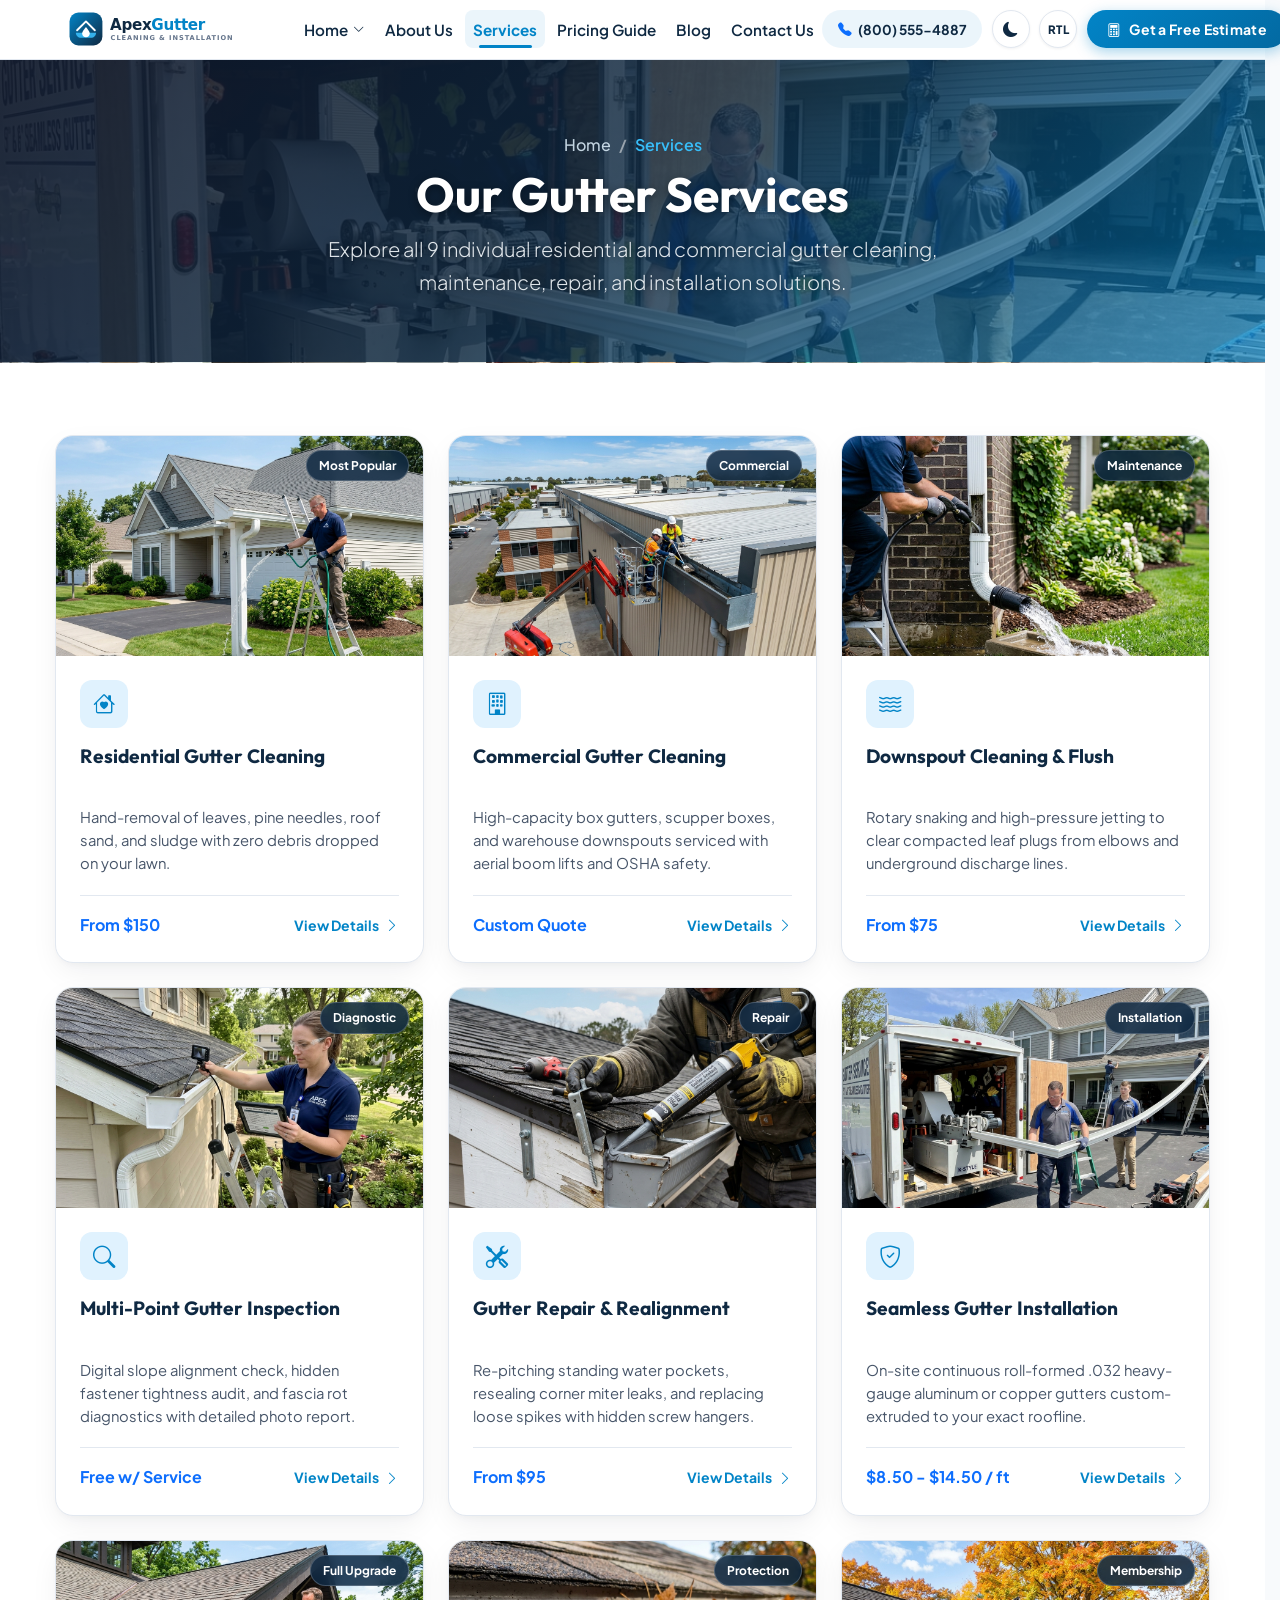
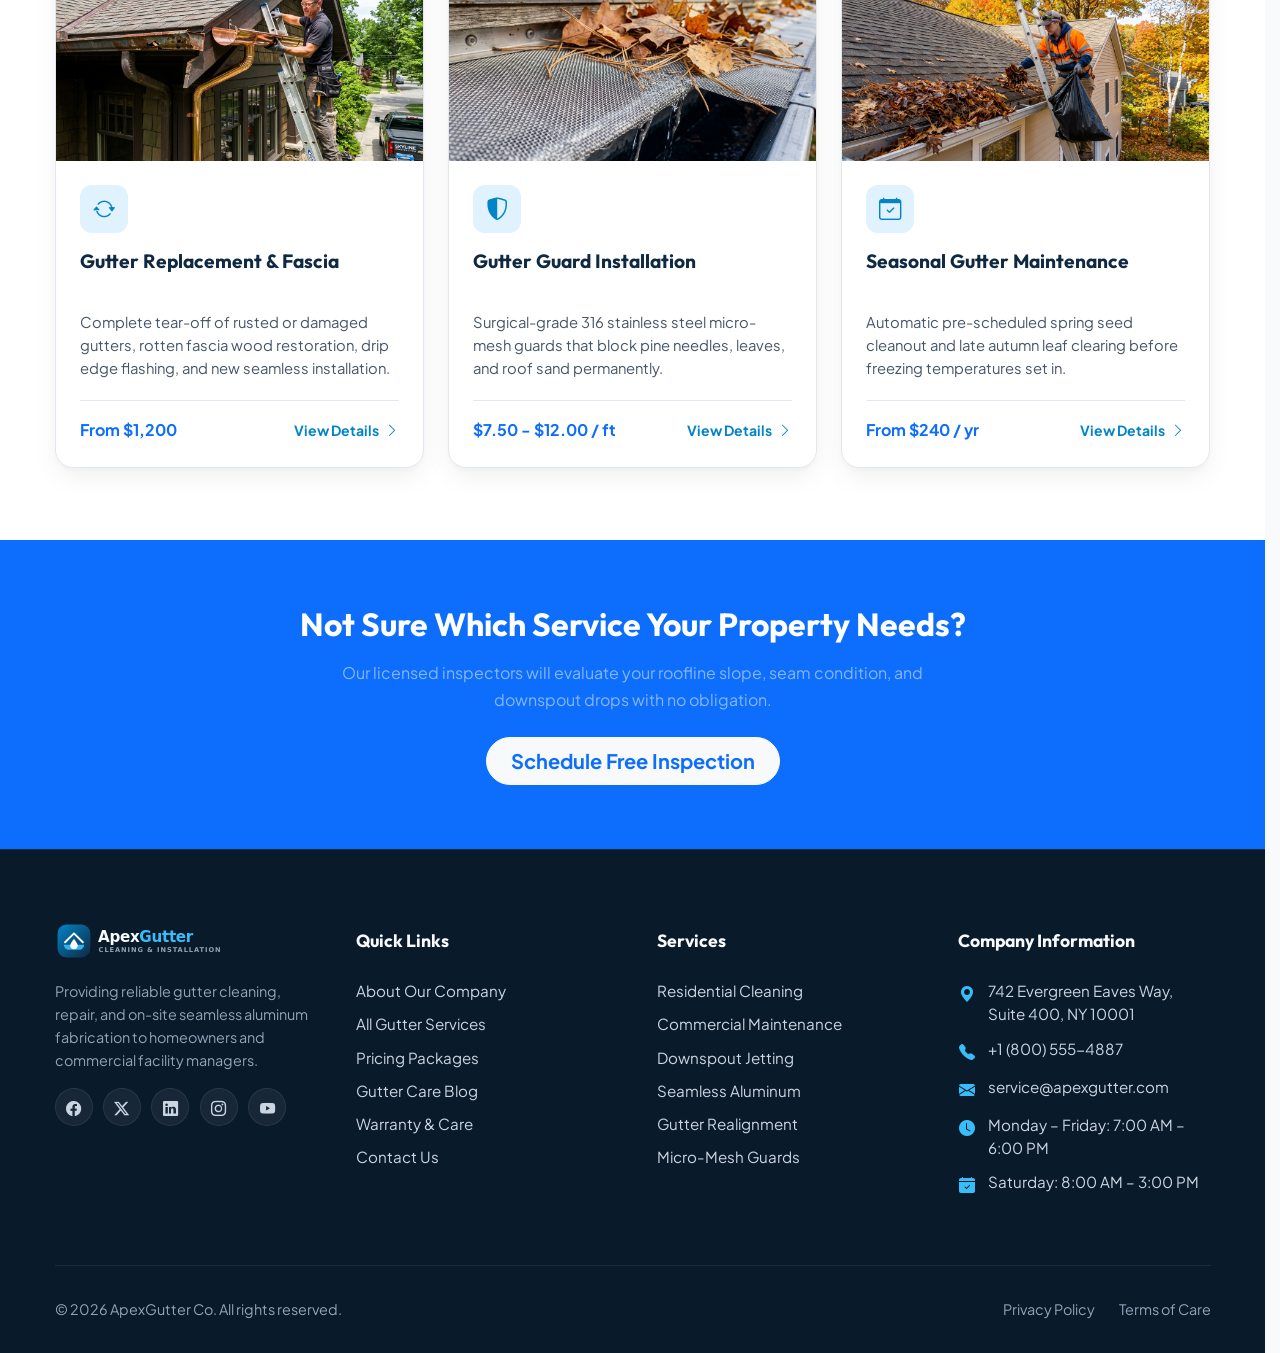
<file: services.html>
<!DOCTYPE html>
<html lang="en" data-bs-theme="light">
<head>
  <meta charset="UTF-8">
  <meta name="viewport" content="width=device-width, initial-scale=1.0">
  <title>Our Gutter Services | ApexGutter Cleaning, Repair & Installation</title>
  <meta name="description" content="Explore ApexGutter's full range of exterior drainage services: residential & commercial cleaning, seamless installation, downspout clearing, leaf protection, and seasonal maintenance.">
  <meta name="keywords" content="gutter services, gutter cleaning services, seamless installation service, downspout repair, gutter guards installation">
  <meta name="theme-color" content="#0284c7">
  <link rel="icon" type="image/svg+xml" href="assets/images/logo/favicon.svg">

  <!-- Google Fonts: Inter, Outfit, Plus Jakarta Sans -->
  <link rel="preconnect" href="https://fonts.googleapis.com">
  <link rel="preconnect" href="https://fonts.gstatic.com" crossorigin>
  <link href="https://fonts.googleapis.com/css2?family=Inter:wght@300;400;500;600;700&family=Outfit:wght@500;600;700;800&family=Plus+Jakarta+Sans:wght@400;500;600;700&display=swap" rel="stylesheet">

  <!-- Vendor CSS: Bootstrap 5.3.3 & Bootstrap Icons (Local with CDN fallback) -->
  <link rel="stylesheet" href="assets/vendor/bootstrap/bootstrap.min.css">
  <link rel="stylesheet" href="https://cdn.jsdelivr.net/npm/bootstrap@5.3.3/dist/css/bootstrap.min.css">
  <link rel="stylesheet" href="assets/vendor/bootstrap-icons/bootstrap-icons.min.css">
  <link rel="stylesheet" href="https://cdn.jsdelivr.net/npm/bootstrap-icons@1.11.3/font/bootstrap-icons.min.css">

  <!-- Custom Core & Utility CSS -->
  <link rel="stylesheet" href="assets/css/style.css">
  <link rel="stylesheet" href="assets/css/dark.css">
  <link rel="stylesheet" href="assets/css/rtl.css" id="rtlStylesheet">
  <link rel="stylesheet" href="assets/css/responsive.css">
<script>(function(){try{var t=localStorage.getItem('apexgutter_theme');if(!t&&window.matchMedia&&window.matchMedia('(prefers-color-scheme: dark)').matches){t='dark';}if(t){document.documentElement.setAttribute('data-bs-theme',t);}var r=localStorage.getItem('apexgutter_rtl')==='true';if(r){document.documentElement.setAttribute('dir','rtl');document.documentElement.setAttribute('lang','ar');}else{document.documentElement.setAttribute('dir','ltr');document.documentElement.setAttribute('lang','en');}}catch(e){}})();</script>
</head>
<body>

    <!-- Single Unified Navigation Header -->
  <header class="site-header sticky-top" id="siteHeader">
    <nav class="navbar navbar-expand-lg" aria-label="Main navigation">
      <div class="container">
        <!-- Brand Logo -->
        <a class="navbar-brand d-flex align-items-center" href="index.html" aria-label="ApexGutter Home">
          <img src="assets/images/logo/logo.svg" alt="ApexGutter Logo" class="brand-logo-img">
        </a>

        <!-- Right Quick Controls on Mobile (Theme, RTL, Hamburger) -->
        <div class="d-flex align-items-center gap-2 d-lg-none ms-auto me-2">
          <button class="nav-icon-btn theme-toggle-btn" type="button" aria-label="Toggle dark mode" title="Toggle Theme">
            <i class="bi bi-moon-fill theme-icon"></i>
          </button>
          <button class="nav-icon-btn nav-rtl-btn rtl-toggle-btn" type="button" aria-label="Toggle text direction" title="Toggle RTL">
            <span class="rtl-badge-text">RTL</span>
          </button>
        </div>

        <!-- Mobile Hamburger Toggler -->
        <button class="navbar-toggler border-0 shadow-none p-1" type="button" data-bs-toggle="offcanvas" data-bs-target="#mobileNav" aria-controls="mobileNav" aria-expanded="false" aria-label="Toggle navigation">
          <i class="bi bi-list fs-1 text-primary"></i>
        </button>

        <!-- Desktop Navigation Items -->
        <div class="collapse navbar-collapse d-none d-lg-flex" id="desktopNav">
          <ul class="navbar-nav me-auto align-items-center gap-1">
            <!-- Home Dropdown (Closed by default) -->
            <li class="nav-item dropdown home-dropdown-nav">
              <a class="nav-link dropdown-toggle" href="#" id="homeMenuDropdown" role="button" data-bs-toggle="dropdown" aria-expanded="false">
                <span>Home</span>
                <i class="bi bi-chevron-down" aria-hidden="true"></i>
              </a>
              <div class="dropdown-menu home-dropdown-menu shadow" aria-labelledby="homeMenuDropdown">
                <a href="index.html" class="home-dropdown-item">
                  <span class="home-item-title">General Services</span>
                  <span class="home-item-desc">Comprehensive residential gutter care &amp; water protection</span>
                </a>
                <a href="index-2.html" class="home-dropdown-item">
                  <span class="home-item-title">Rainwater &amp; Installation</span>
                  <span class="home-item-desc">Seamless extrusion, flood prevention &amp; instant estimator</span>
                </a>
              </div>
            </li>

            <li class="nav-item"><a class="nav-link" href="about.html">About Us</a></li>
            <li class="nav-item"><a class="nav-link active" href="services.html">Services</a></li>
            <li class="nav-item"><a class="nav-link" href="pricing.html">Pricing Guide</a></li>
            <li class="nav-item"><a class="nav-link" href="blog.html">Blog</a></li>
            <li class="nav-item"><a class="nav-link" href="contact.html">Contact Us</a></li>
          </ul>

          <!-- Action Items (Phone, Theme, RTL, CTA) -->
          <div class="header-actions">
            <a href="tel:+18005554887" class="nav-phone-link d-none d-xl-inline-flex align-items-center">
              <i class="bi bi-telephone-fill text-primary"></i>
              <span>(800) 555-4887</span>
            </a>

            <!-- Theme Toggle -->
            <button class="nav-icon-btn theme-toggle-btn" type="button" aria-label="Toggle dark mode" title="Toggle Light/Dark Theme">
              <i class="bi bi-moon-fill theme-icon"></i>
            </button>

            <!-- RTL Toggle -->
            <button class="nav-icon-btn nav-rtl-btn rtl-toggle-btn" type="button" aria-label="Toggle text direction" title="Toggle RTL Layout">
              <span class="rtl-badge-text">RTL</span>
            </button>

            <!-- CTA Button -->
            <button type="button" class="btn btn-cta" data-bs-toggle="modal" data-bs-target="#estimateModal">
              <i class="bi bi-calculator"></i>
              <span>Get a Free Estimate</span>
            </button>
          </div>
        </div>
      </div>
    </nav>

    <!-- Offcanvas Mobile Navigation Menu -->
    <div class="offcanvas offcanvas-end mobile-nav" tabindex="-1" id="mobileNav" aria-labelledby="mobileNavLabel">
      <div class="offcanvas-header border-bottom">
        <a href="index.html" class="text-decoration-none" id="mobileNavLabel">
          <img src="assets/images/logo/logo.svg" alt="ApexGutter Logo" class="brand-logo-img">
        </a>
        <button type="button" class="btn-close" data-bs-dismiss="offcanvas" aria-label="Close menu"></button>
      </div>
      <div class="offcanvas-body d-flex flex-column">
        <ul class="navbar-nav mb-4">
          <li class="nav-item dropdown">
            <a class="nav-link dropdown-toggle d-flex align-items-center gap-2" href="#" id="mobileHomeDropdownToggle" role="button" data-bs-toggle="dropdown" aria-expanded="false">
              <span>Home</span>
              <i class="bi bi-chevron-down" aria-hidden="true"></i>
            </a>
            <ul class="dropdown-menu border-0 shadow-none ps-3 bg-body-tertiary rounded-3" aria-labelledby="mobileHomeDropdownToggle">
              <li><a class="dropdown-item py-2 fw-semibold" href="index.html">General Services</a></li>
              <li><a class="dropdown-item py-2 fw-semibold" href="index-2.html">Rainwater &amp; Installation</a></li>
            </ul>
          </li>
          <li class="nav-item"><a class="nav-link" href="about.html">About Us</a></li>
          <li class="nav-item"><a class="nav-link active" href="services.html">Services</a></li>
          <li class="nav-item"><a class="nav-link" href="pricing.html">Pricing Guide</a></li>
          <li class="nav-item"><a class="nav-link" href="blog.html">Blog</a></li>
          <li class="nav-item"><a class="nav-link" href="contact.html">Contact Us</a></li>
        </ul>

        <div class="mt-auto pt-4 border-top">
          <button type="button" class="btn btn-cta w-100 justify-content-center mb-3" data-bs-toggle="modal" data-bs-target="#estimateModal">
            <i class="bi bi-calculator"></i>
            <span>Get a Free Estimate</span>
          </button>
          <div class="text-center small text-secondary">
            <p class="mb-1"><a href="tel:+18005554887" class="text-decoration-none text-secondary"><i class="bi bi-telephone-fill text-primary me-1"></i>(800) 555-4887</a></p>
            <p class="mb-0"><i class="bi bi-shield-check text-success me-1"></i> Licensed &amp; Fully Insured</p>
          </div>
        </div>
      </div>
    </div>
  </header>

  <main id="main">
    <!-- Breadcrumb Header -->
    <section class="page-hero-banner page-hero-services">
      <div class="container text-center">
        <nav aria-label="breadcrumb">
          <ol class="breadcrumb justify-content-center small mb-2">
            <li class="breadcrumb-item"><a href="index.html">Home</a></li>
            <li class="breadcrumb-item active" aria-current="page">Services</li>
          </ol>
        </nav>
        <h1 class="display-5 fw-bold mb-2">Our Gutter Services</h1>
        <p class="lead max-w-700 mx-auto mb-0">Explore all 9 individual residential and commercial gutter cleaning, maintenance, repair, and installation solutions.</p>
      </div>
    </section>

    <!-- Services Grid (9 Distinct Services) -->
    <section class="py-5 bg-white">
      <div class="container py-4">
        <div class="row g-4" id="servicesGridContainer">
          
          <!-- 1. Residential Gutter Cleaning -->
          <div class="col-lg-4 col-md-6 d-flex">
            <div class="service-card">
              <div class="service-card-img-wrap">
                <img src="assets/images/services/service-residential.jpg" alt="Residential Gutter Cleaning Service" class="service-card-img" loading="lazy">
                <span class="service-card-badge">Most Popular</span>
              </div>
              <div class="service-card-body">
                <div class="service-card-icon"><i class="bi bi-house-heart"></i></div>
                <h4 class="service-card-title"><a href="service-details.html?service=residential-cleaning">Residential Gutter Cleaning</a></h4>
                <p class="service-card-desc">Hand-removal of leaves, pine needles, roof sand, and sludge with zero debris dropped on your lawn.</p>
                <div class="service-card-footer">
                  <span class="fw-bold text-primary">From $150</span>
                  <a href="service-details.html?service=residential-cleaning" class="fw-bold text-decoration-none small">
                    View Details <i class="bi bi-chevron-right ms-1"></i>
                  </a>
                </div>
              </div>
            </div>
          </div>

          <!-- 2. Commercial Gutter Cleaning -->
          <div class="col-lg-4 col-md-6 d-flex">
            <div class="service-card">
              <div class="service-card-img-wrap">
                <img src="assets/images/services/service-commercial.jpg" alt="Commercial Box Gutter Maintenance" class="service-card-img" loading="lazy">
                <span class="service-card-badge">Commercial</span>
              </div>
              <div class="service-card-body">
                <div class="service-card-icon"><i class="bi bi-building"></i></div>
                <h4 class="service-card-title"><a href="service-details.html?service=commercial-cleaning">Commercial Gutter Cleaning</a></h4>
                <p class="service-card-desc">High-capacity box gutters, scupper boxes, and warehouse downspouts serviced with aerial boom lifts and OSHA safety.</p>
                <div class="service-card-footer">
                  <span class="fw-bold text-primary">Custom Quote</span>
                  <a href="service-details.html?service=commercial-cleaning" class="fw-bold text-decoration-none small">
                    View Details <i class="bi bi-chevron-right ms-1"></i>
                  </a>
                </div>
              </div>
            </div>
          </div>

          <!-- 3. Downspout Cleaning -->
          <div class="col-lg-4 col-md-6 d-flex">
            <div class="service-card">
              <div class="service-card-img-wrap">
                <img src="assets/images/services/service-downspout.jpg" alt="Downspout Jetting and Snaking" class="service-card-img" loading="lazy">
                <span class="service-card-badge">Maintenance</span>
              </div>
              <div class="service-card-body">
                <div class="service-card-icon"><i class="bi bi-water"></i></div>
                <h4 class="service-card-title"><a href="service-details.html?service=downspout-cleaning">Downspout Cleaning &amp; Flush</a></h4>
                <p class="service-card-desc">Rotary snaking and high-pressure jetting to clear compacted leaf plugs from elbows and underground discharge lines.</p>
                <div class="service-card-footer">
                  <span class="fw-bold text-primary">From $75</span>
                  <a href="service-details.html?service=downspout-cleaning" class="fw-bold text-decoration-none small">
                    View Details <i class="bi bi-chevron-right ms-1"></i>
                  </a>
                </div>
              </div>
            </div>
          </div>

          <!-- 4. Gutter Inspection -->
          <div class="col-lg-4 col-md-6 d-flex">
            <div class="service-card">
              <div class="service-card-img-wrap">
                <img src="assets/images/services/service-inspection.jpg" alt="Multi-Point Gutter Inspection" class="service-card-img" loading="lazy">
                <span class="service-card-badge">Diagnostic</span>
              </div>
              <div class="service-card-body">
                <div class="service-card-icon"><i class="bi bi-search"></i></div>
                <h4 class="service-card-title"><a href="service-details.html?service=gutter-inspection">Multi-Point Gutter Inspection</a></h4>
                <p class="service-card-desc">Digital slope alignment check, hidden fastener tightness audit, and fascia rot diagnostics with detailed photo report.</p>
                <div class="service-card-footer">
                  <span class="fw-bold text-primary">Free w/ Service</span>
                  <a href="service-details.html?service=gutter-inspection" class="fw-bold text-decoration-none small">
                    View Details <i class="bi bi-chevron-right ms-1"></i>
                  </a>
                </div>
              </div>
            </div>
          </div>

          <!-- 5. Gutter Repair -->
          <div class="col-lg-4 col-md-6 d-flex">
            <div class="service-card">
              <div class="service-card-img-wrap">
                <img src="assets/images/services/service-repair.jpg" alt="Gutter Repair and Seam Sealing" class="service-card-img" loading="lazy">
                <span class="service-card-badge">Repair</span>
              </div>
              <div class="service-card-body">
                <div class="service-card-icon"><i class="bi bi-tools"></i></div>
                <h4 class="service-card-title"><a href="service-details.html?service=gutter-repair">Gutter Repair &amp; Realignment</a></h4>
                <p class="service-card-desc">Re-pitching standing water pockets, resealing corner miter leaks, and replacing loose spikes with hidden screw hangers.</p>
                <div class="service-card-footer">
                  <span class="fw-bold text-primary">From $95</span>
                  <a href="service-details.html?service=gutter-repair" class="fw-bold text-decoration-none small">
                    View Details <i class="bi bi-chevron-right ms-1"></i>
                  </a>
                </div>
              </div>
            </div>
          </div>

          <!-- 6. Seamless Gutter Installation -->
          <div class="col-lg-4 col-md-6 d-flex">
            <div class="service-card">
              <div class="service-card-img-wrap">
                <img src="assets/images/services/service-seamless.jpg" alt="Seamless Gutter Mobile Roll-Forming Machine" class="service-card-img" loading="lazy">
                <span class="service-card-badge">Installation</span>
              </div>
              <div class="service-card-body">
                <div class="service-card-icon"><i class="bi bi-shield-check"></i></div>
                <h4 class="service-card-title"><a href="service-details.html?service=seamless-installation">Seamless Gutter Installation</a></h4>
                <p class="service-card-desc">On-site continuous roll-formed .032 heavy-gauge aluminum or copper gutters custom-extruded to your exact roofline.</p>
                <div class="service-card-footer">
                  <span class="fw-bold text-primary">$8.50 - $14.50 / ft</span>
                  <a href="service-details.html?service=seamless-installation" class="fw-bold text-decoration-none small">
                    View Details <i class="bi bi-chevron-right ms-1"></i>
                  </a>
                </div>
              </div>
            </div>
          </div>

          <!-- 7. Gutter Replacement -->
          <div class="col-lg-4 col-md-6 d-flex">
            <div class="service-card">
              <div class="service-card-img-wrap">
                <img src="assets/images/services/service-replacement.jpg" alt="Full Gutter Replacement and Fascia Restoration" class="service-card-img" loading="lazy">
                <span class="service-card-badge">Full Upgrade</span>
              </div>
              <div class="service-card-body">
                <div class="service-card-icon"><i class="bi bi-arrow-repeat"></i></div>
                <h4 class="service-card-title"><a href="service-details.html?service=gutter-replacement">Gutter Replacement &amp; Fascia</a></h4>
                <p class="service-card-desc">Complete tear-off of rusted or damaged gutters, rotten fascia wood restoration, drip edge flashing, and new seamless installation.</p>
                <div class="service-card-footer">
                  <span class="fw-bold text-primary">From $1,200</span>
                  <a href="service-details.html?service=gutter-replacement" class="fw-bold text-decoration-none small">
                    View Details <i class="bi bi-chevron-right ms-1"></i>
                  </a>
                </div>
              </div>
            </div>
          </div>

          <!-- 8. Gutter Guard Installation -->
          <div class="col-lg-4 col-md-6 d-flex">
            <div class="service-card">
              <div class="service-card-img-wrap">
                <img src="assets/images/services/service-guards.jpg" alt="Stainless Steel Micro Mesh Gutter Guard" class="service-card-img" loading="lazy">
                <span class="service-card-badge">Protection</span>
              </div>
              <div class="service-card-body">
                <div class="service-card-icon"><i class="bi bi-shield-shaded"></i></div>
                <h4 class="service-card-title"><a href="service-details.html?service=gutter-guards">Gutter Guard Installation</a></h4>
                <p class="service-card-desc">Surgical-grade 316 stainless steel micro-mesh guards that block pine needles, leaves, and roof sand permanently.</p>
                <div class="service-card-footer">
                  <span class="fw-bold text-primary">$7.50 - $12.00 / ft</span>
                  <a href="service-details.html?service=gutter-guards" class="fw-bold text-decoration-none small">
                    View Details <i class="bi bi-chevron-right ms-1"></i>
                  </a>
                </div>
              </div>
            </div>
          </div>

          <!-- 9. Seasonal Gutter Maintenance -->
          <div class="col-lg-4 col-md-6 d-flex">
            <div class="service-card">
              <div class="service-card-img-wrap">
                <img src="assets/images/services/service-seasonal.jpg" alt="Seasonal Autumn Gutter Maintenance" class="service-card-img" loading="lazy">
                <span class="service-card-badge">Membership</span>
              </div>
              <div class="service-card-body">
                <div class="service-card-icon"><i class="bi bi-calendar-check"></i></div>
                <h4 class="service-card-title"><a href="service-details.html?service=seasonal-maintenance">Seasonal Gutter Maintenance</a></h4>
                <p class="service-card-desc">Automatic pre-scheduled spring seed cleanout and late autumn leaf clearing before freezing temperatures set in.</p>
                <div class="service-card-footer">
                  <span class="fw-bold text-primary">From $240 / yr</span>
                  <a href="service-details.html?service=seasonal-maintenance" class="fw-bold text-decoration-none small">
                    View Details <i class="bi bi-chevron-right ms-1"></i>
                  </a>
                </div>
              </div>
            </div>
          </div>

        </div>
      </div>
    </section>

    <!-- Bottom CTA -->
    <section class="py-5 bg-primary text-white text-center">
      <div class="container py-3">
        <h2 class="fw-bold mb-3 text-white">Not Sure Which Service Your Property Needs?</h2>
        <p class="text-white-50 mb-4 max-w-600 mx-auto">Our licensed inspectors will evaluate your roofline slope, seam condition, and downspout drops with no obligation.</p>
        <button type="button" class="btn btn-light btn-lg rounded-pill px-4 fw-bold text-primary" data-bs-toggle="modal" data-bs-target="#estimateModal">
          Schedule Free Inspection
        </button>
      </div>
    </section>
  </main>

  <!-- Site Footer -->
  <footer class="site-footer">
    <div class="container">
      <div class="row g-4 g-lg-5">
        <div class="col-lg-3 col-md-6 mb-4 mb-lg-0">
          <div class="footer-brand-wrap">
            <a href="index.html" aria-label="ApexGutter Home">
              <img src="assets/images/logo/logo-dark.svg" alt="ApexGutter Logo" class="brand-logo-img">
            </a>
          </div>
          <p class="small text-secondary mb-3">
            Providing reliable gutter cleaning, repair, and on-site seamless aluminum fabrication to homeowners and commercial facility managers.
          </p>
          <div class="footer-social">
            <a href="https://facebook.com" target="_blank" rel="noopener noreferrer" class="footer-social-link" aria-label="Facebook"><i class="bi bi-facebook"></i></a>
            <a href="https://twitter.com" target="_blank" rel="noopener noreferrer" class="footer-social-link" aria-label="Twitter X"><i class="bi bi-twitter-x"></i></a>
            <a href="https://linkedin.com" target="_blank" rel="noopener noreferrer" class="footer-social-link" aria-label="LinkedIn"><i class="bi bi-linkedin"></i></a>
            <a href="https://instagram.com" target="_blank" rel="noopener noreferrer" class="footer-social-link" aria-label="Instagram"><i class="bi bi-instagram"></i></a>
            <a href="https://youtube.com" target="_blank" rel="noopener noreferrer" class="footer-social-link" aria-label="YouTube"><i class="bi bi-youtube"></i></a>
          </div>
        </div>
        <div class="col-lg-3 col-md-6 mb-4 mb-lg-0">
          <h5>Quick Links</h5>
          <ul class="footer-links">
            <li><a href="about.html">About Our Company</a></li>
            <li><a href="services.html">All Gutter Services</a></li>
            <li><a href="pricing.html">Pricing Packages</a></li>
            <li><a href="blog.html">Gutter Care Blog</a></li>
            <li><a href="terms-of-care.html">Warranty &amp; Care</a></li>
            <li><a href="contact.html">Contact Us</a></li>
          </ul>
        </div>
        <div class="col-lg-3 col-md-6 mb-4 mb-lg-0">
          <h5>Services</h5>
          <ul class="footer-links">
            <li><a href="service-details.html?service=residential-cleaning">Residential Cleaning</a></li>
            <li><a href="service-details.html?service=commercial-cleaning">Commercial Maintenance</a></li>
            <li><a href="service-details.html?service=downspout-cleaning">Downspout Jetting</a></li>
            <li><a href="service-details.html?service=seamless-installation">Seamless Aluminum</a></li>
            <li><a href="service-details.html?service=gutter-repair">Gutter Realignment</a></li>
            <li><a href="service-details.html?service=gutter-guards">Micro-Mesh Guards</a></li>
          </ul>
        </div>
        <div class="col-lg-3 col-md-6 mb-4 mb-lg-0">
          <h5>Company Information</h5>
          <ul class="footer-links footer-contact-list">
            <li>
              <i class="bi bi-geo-alt-fill footer-contact-icon"></i>
              <span>742 Evergreen Eaves Way,<br>Suite 400, NY 10001</span>
            </li>
            <li>
              <i class="bi bi-telephone-fill footer-contact-icon"></i>
              <a href="tel:+18005554887"><bdi>+1 (800) 555-4887</bdi></a>
            </li>
            <li>
              <i class="bi bi-envelope-fill footer-contact-icon"></i>
              <a href="mailto:service@apexgutter.com"><bdi>service@apexgutter.com</bdi></a>
            </li>
            <li>
              <i class="bi bi-clock-fill footer-contact-icon"></i>
              <span>Monday – Friday: <bdi>7:00 AM – 6:00 PM</bdi></span>
            </li>
            <li>
              <i class="bi bi-calendar-check-fill footer-contact-icon"></i>
              <span>Saturday: <bdi>8:00 AM – 3:00 PM</bdi></span>
            </li>
          </ul>
        </div>
      </div>
      <div class="footer-bottom d-flex flex-wrap justify-content-between align-items-center gap-3">
        <p class="mb-0 text-secondary" dir="auto">&copy; 2026 ApexGutter Co. All rights reserved.</p>
        <div class="d-flex align-items-center gap-4 text-secondary small">
          <a href="privacy-policy.html" class="footer-bottom-link">Privacy Policy</a>
          <a href="terms-of-care.html" class="footer-bottom-link">Terms of Care</a>
        </div>
      </div>
    </div>
  </footer>

  <button id="backToTopBtn" class="back-to-top-btn" aria-label="Scroll back to top" title="Back to top">
    <i class="bi bi-chevron-up"></i>
  </button>

  <!-- Free Estimate Request Modal -->
  <div class="modal fade" id="estimateModal" tabindex="-1" aria-labelledby="estimateModalLabel" aria-hidden="true">
    <div class="modal-dialog modal-dialog-centered modal-lg">
      <div class="modal-content rounded-4 border-0 shadow-lg overflow-hidden">
        <div class="modal-header bg-primary text-white py-3">
          <h5 class="modal-title d-flex align-items-center gap-2" id="estimateModalLabel">
            <i class="bi bi-calculator"></i>
            <span>Request a Free Gutter Estimate</span>
          </h5>
          <button type="button" class="btn-close btn-close-white" data-bs-dismiss="modal" aria-label="Close"></button>
        </div>
        <div class="modal-body p-4">
          <form id="modalEstimateForm" class="needs-validation" novalidate>
            <div class="row g-3">
              <div class="col-md-6">
                <label for="modalFullName" class="form-label small fw-bold">Full Name *</label>
                <input type="text" class="form-control" id="modalFullName" name="name" placeholder="John Smith" required>
                <div class="invalid-feedback">Please enter your name.</div>
              </div>
              <div class="col-md-6">
                <label for="modalEmail" class="form-label small fw-bold">Email Address *</label>
                <input type="email" class="form-control" id="modalEmail" name="email" placeholder="john@example.com" required>
                <div class="invalid-feedback">Please enter a valid email address.</div>
              </div>
              <div class="col-md-6">
                <label for="modalPhone" class="form-label small fw-bold">Phone Number *</label>
                <input type="tel" class="form-control" id="modalPhone" name="phone" placeholder="(555) 000-0000" required>
                <div class="invalid-feedback">Please enter a valid 10-digit phone number.</div>
              </div>
              <div class="col-md-6">
                <label for="modalServiceType" class="form-label small fw-bold">Service Required *</label>
                <select class="form-select" id="modalServiceType" name="service" required>
                  <option value="" selected disabled>Select a gutter service...</option>
                  <option value="residential-cleaning">Residential Gutter Cleaning &amp; Flush</option>
                  <option value="commercial-cleaning">Commercial Gutter Maintenance</option>
                  <option value="downspout-cleaning">Downspout Cleaning &amp; Jetting</option>
                  <option value="seamless-installation">Seamless Aluminum Installation</option>
                  <option value="gutter-repair">Gutter Repair &amp; Realignment</option>
                  <option value="gutter-guards">Micro-Mesh Gutter Guards</option>
                  <option value="gutter-inspection">Multi-Point Gutter Inspection</option>
                  <option value="seasonal-maintenance">Seasonal Maintenance Membership</option>
                </select>
                <div class="invalid-feedback">Please choose a service.</div>
              </div>
              <div class="col-12">
                <label for="modalMessage" class="form-label small fw-bold">Property Details / Estimate Notes</label>
                <textarea class="form-control" id="modalMessage" name="message" rows="3" placeholder="Approximate home stories, linear footage, or specific water issues..."></textarea>
              </div>
              <div class="col-12">
                <div class="form-check">
                  <input class="form-check-input" type="checkbox" value="agreed" id="modalPrivacyAgree" name="agree" required>
                  <label class="form-check-label small text-secondary" for="modalPrivacyAgree">
                    I agree to receive a free estimate and accept the terms of exterior demonstration service.
                  </label>
                  <div class="invalid-feedback">You must check the agreement box before submitting.</div>
                </div>
              </div>
            </div>
            <div class="d-flex justify-content-end gap-2 mt-4 pt-3 border-top">
              <button type="button" class="btn btn-outline-secondary rounded-pill px-4" data-bs-dismiss="modal">Cancel</button>
              <button type="submit" class="btn btn-primary rounded-pill px-4 fw-bold">
                <i class="bi bi-send me-1"></i> Submit Demo Request
              </button>
            </div>
          </form>
        </div>
      </div>
    </div>
  </div>

  <!-- Scripts -->
  <script src="assets/vendor/bootstrap/bootstrap.bundle.min.js"></script>
  <script>if (typeof bootstrap === "undefined") { document.write('<script src="https://cdn.jsdelivr.net/npm/bootstrap@5.3.3/dist/js/bootstrap.bundle.min.js"><\/script>'); }</script>
  <script src="assets/js/services-data.js"></script>
  <script src="assets/js/blog-data.js"></script>
  <script src="assets/js/calculator.js"></script>
  <script src="assets/js/form-validation.js"></script>
  <script src="assets/js/main.js"></script>
</body>
</html>
</file>
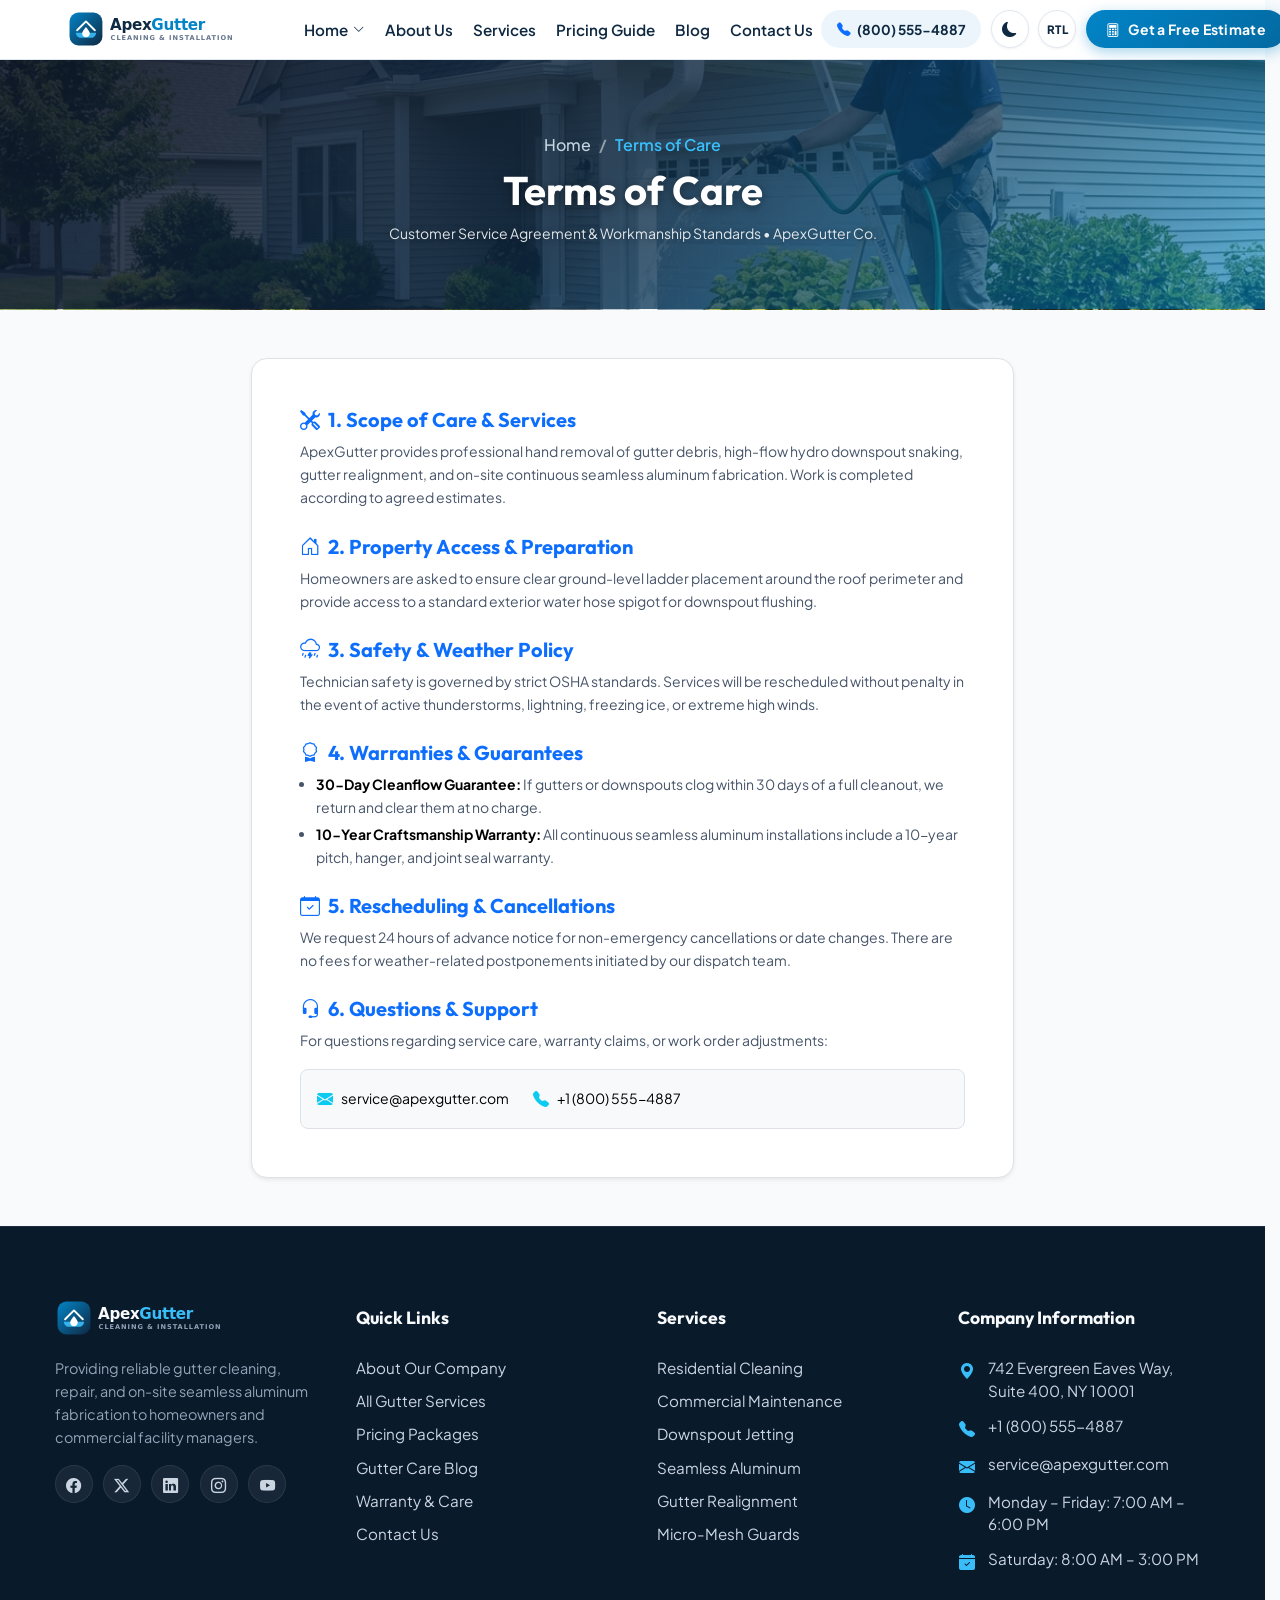
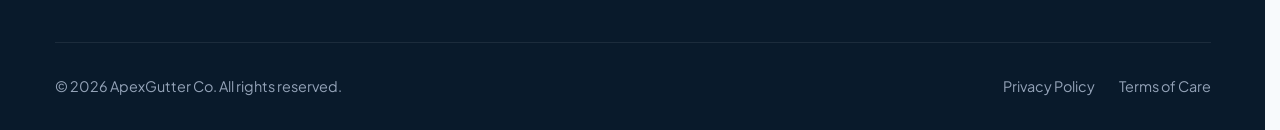
<file: terms-of-care.html>
<!DOCTYPE html>
<html lang="en" data-bs-theme="light">
<head>
  <meta charset="UTF-8">
  <meta name="viewport" content="width=device-width, initial-scale=1.0">
  <title>Terms of Care | ApexGutter Professional Gutter Services</title>
  <meta name="description" content="ApexGutter's Terms of Care. Clear, concise guidelines covering service scope, safety standards, warranties, property access, and weather policies.">
  <meta name="keywords" content="ApexGutter terms of care, gutter service terms, warranty policy, cleanout agreement">
  <meta name="theme-color" content="#0284c7">
  <link rel="icon" type="image/svg+xml" href="assets/images/logo/favicon.svg">

  <!-- Google Fonts: Inter, Outfit, Plus Jakarta Sans -->
  <link rel="preconnect" href="https://fonts.googleapis.com">
  <link rel="preconnect" href="https://fonts.gstatic.com" crossorigin>
  <link href="https://fonts.googleapis.com/css2?family=Inter:wght@300;400;500;600;700&family=Outfit:wght@500;600;700;800&family=Plus+Jakarta+Sans:wght@400;500;600;700&display=swap" rel="stylesheet">

  <!-- Vendor CSS: Bootstrap 5.3.3 & Bootstrap Icons -->
  <link rel="stylesheet" href="assets/vendor/bootstrap/bootstrap.min.css">
  <link rel="stylesheet" href="https://cdn.jsdelivr.net/npm/bootstrap@5.3.3/dist/css/bootstrap.min.css">
  <link rel="stylesheet" href="assets/vendor/bootstrap-icons/bootstrap-icons.min.css">
  <link rel="stylesheet" href="https://cdn.jsdelivr.net/npm/bootstrap-icons@1.11.3/font/bootstrap-icons.min.css">

  <!-- Custom Core & Utility CSS -->
  <link rel="stylesheet" href="assets/css/style.css">
  <link rel="stylesheet" href="assets/css/dark.css">
  <link rel="stylesheet" href="assets/css/rtl.css" id="rtlStylesheet">
  <link rel="stylesheet" href="assets/css/responsive.css">
<script>(function(){try{var t=localStorage.getItem('apexgutter_theme');if(!t&&window.matchMedia&&window.matchMedia('(prefers-color-scheme: dark)').matches){t='dark';}if(t){document.documentElement.setAttribute('data-bs-theme',t);}var r=localStorage.getItem('apexgutter_rtl')==='true';if(r){document.documentElement.setAttribute('dir','rtl');document.documentElement.setAttribute('lang','ar');}else{document.documentElement.setAttribute('dir','ltr');document.documentElement.setAttribute('lang','en');}}catch(e){}})();</script>
</head>
<body>

  <!-- Single Unified Navigation Header -->
  <header class="site-header sticky-top" id="siteHeader">
    <nav class="navbar navbar-expand-lg" aria-label="Main navigation">
      <div class="container">
        <!-- Brand Logo -->
        <a class="navbar-brand d-flex align-items-center" href="index.html" aria-label="ApexGutter Home">
          <img src="assets/images/logo/logo.svg" alt="ApexGutter Logo" class="brand-logo-img">
        </a>

        <!-- Right Quick Controls on Mobile (Theme, RTL, Hamburger) -->
        <div class="d-flex align-items-center gap-2 d-lg-none ms-auto me-2">
          <button class="nav-icon-btn theme-toggle-btn" type="button" aria-label="Toggle dark mode" title="Toggle Theme">
            <i class="bi bi-moon-fill theme-icon"></i>
          </button>
          <button class="nav-icon-btn nav-rtl-btn rtl-toggle-btn" type="button" aria-label="Toggle text direction" title="Toggle RTL">
            <span class="rtl-badge-text">RTL</span>
          </button>
        </div>

        <!-- Mobile Hamburger Toggler -->
        <button class="navbar-toggler border-0 shadow-none p-1" type="button" data-bs-toggle="offcanvas" data-bs-target="#mobileNav" aria-controls="mobileNav" aria-expanded="false" aria-label="Toggle navigation">
          <i class="bi bi-list fs-1 text-primary"></i>
        </button>

        <!-- Desktop Navigation Items -->
        <div class="collapse navbar-collapse d-none d-lg-flex" id="desktopNav">
          <ul class="navbar-nav me-auto align-items-center gap-1">
            <li class="nav-item dropdown home-dropdown-nav">
              <a class="nav-link dropdown-toggle" href="#" id="homeMenuDropdown" role="button" data-bs-toggle="dropdown" aria-expanded="false">
                <span>Home</span>
                <i class="bi bi-chevron-down" aria-hidden="true"></i>
              </a>
              <div class="dropdown-menu home-dropdown-menu shadow" aria-labelledby="homeMenuDropdown">
                <a href="index.html" class="home-dropdown-item">
                  <span class="home-item-title">General Services</span>
                  <span class="home-item-desc">Comprehensive residential gutter care &amp; water protection</span>
                </a>
                <a href="index-2.html" class="home-dropdown-item">
                  <span class="home-item-title">Rainwater &amp; Installation</span>
                  <span class="home-item-desc">Seamless extrusion, flood prevention &amp; instant estimator</span>
                </a>
              </div>
            </li>
            <li class="nav-item"><a class="nav-link" href="about.html">About Us</a></li>
            <li class="nav-item"><a class="nav-link" href="services.html">Services</a></li>
            <li class="nav-item"><a class="nav-link" href="pricing.html">Pricing Guide</a></li>
            <li class="nav-item"><a class="nav-link" href="blog.html">Blog</a></li>
            <li class="nav-item"><a class="nav-link" href="contact.html">Contact Us</a></li>
          </ul>

          <div class="header-actions">
            <a href="tel:+18005554887" class="nav-phone-link d-none d-xl-inline-flex align-items-center">
              <i class="bi bi-telephone-fill text-primary"></i>
              <span>(800) 555-4887</span>
            </a>
            <button class="nav-icon-btn theme-toggle-btn" type="button" aria-label="Toggle dark mode" title="Toggle Light/Dark Theme">
              <i class="bi bi-moon-fill theme-icon"></i>
            </button>
            <button class="nav-icon-btn nav-rtl-btn rtl-toggle-btn" type="button" aria-label="Toggle text direction" title="Toggle RTL Layout">
              <span class="rtl-badge-text">RTL</span>
            </button>
            <button type="button" class="btn btn-cta" data-bs-toggle="modal" data-bs-target="#estimateModal">
              <i class="bi bi-calculator"></i>
              <span>Get a Free Estimate</span>
            </button>
          </div>
        </div>
      </div>
    </nav>

    <!-- Offcanvas Mobile Navigation Menu -->
    <div class="offcanvas offcanvas-end mobile-nav" tabindex="-1" id="mobileNav" aria-labelledby="mobileNavLabel">
      <div class="offcanvas-header border-bottom">
        <a href="index.html" class="text-decoration-none" id="mobileNavLabel">
          <img src="assets/images/logo/logo.svg" alt="ApexGutter Logo" class="brand-logo-img">
        </a>
        <button type="button" class="btn-close" data-bs-dismiss="offcanvas" aria-label="Close menu"></button>
      </div>
      <div class="offcanvas-body d-flex flex-column">
        <ul class="navbar-nav mb-4">
          <li class="nav-item dropdown">
            <a class="nav-link dropdown-toggle d-flex align-items-center gap-2" href="#" id="mobileHomeDropdownToggle" role="button" data-bs-toggle="dropdown" aria-expanded="false">
              <span>Home</span>
              <i class="bi bi-chevron-down" aria-hidden="true"></i>
            </a>
            <ul class="dropdown-menu border-0 shadow-none ps-3 bg-body-tertiary rounded-3" aria-labelledby="mobileHomeDropdownToggle">
              <li><a class="dropdown-item py-2 fw-semibold" href="index.html">General Services</a></li>
              <li><a class="dropdown-item py-2 fw-semibold" href="index-2.html">Rainwater &amp; Installation</a></li>
            </ul>
          </li>
          <li class="nav-item"><a class="nav-link" href="about.html">About Us</a></li>
          <li class="nav-item"><a class="nav-link" href="services.html">Services</a></li>
          <li class="nav-item"><a class="nav-link" href="pricing.html">Pricing Guide</a></li>
          <li class="nav-item"><a class="nav-link" href="blog.html">Blog</a></li>
          <li class="nav-item"><a class="nav-link" href="contact.html">Contact Us</a></li>
        </ul>
        <div class="mt-auto pt-4 border-top">
          <button type="button" class="btn btn-cta w-100 justify-content-center mb-3" data-bs-toggle="modal" data-bs-target="#estimateModal">
            <i class="bi bi-calculator"></i>
            <span>Get a Free Estimate</span>
          </button>
          <a href="tel:+18005554887" class="d-flex align-items-center justify-content-center gap-2 text-decoration-none fw-bold text-primary">
            <i class="bi bi-telephone-fill"></i>
            <span>+1 (800) 555-4887</span>
          </a>
        </div>
      </div>
    </div>
  </header>

  <main id="mainContent">
    <!-- Page Header / Hero -->
    <section class="page-hero-banner page-hero-terms">
      <div class="container text-center">
        <nav aria-label="breadcrumb">
          <ol class="breadcrumb justify-content-center small mb-2">
            <li class="breadcrumb-item"><a href="index.html" class="text-decoration-none">Home</a></li>
            <li class="breadcrumb-item active" aria-current="page">Terms of Care</li>
          </ol>
        </nav>
        <h1 class="display-6 fw-bold mb-2">Terms of Care</h1>
        <p class="small mb-0">Customer Service Agreement &amp; Workmanship Standards • ApexGutter Co.</p>
      </div>
    </section>

    <!-- Limited & Concise Terms of Care Content -->
    <section class="py-5">
      <div class="container">
        <div class="row justify-content-center">
          <div class="col-lg-8">
            <div class="card border rounded-4 shadow-sm p-4 p-md-5">

              <div class="mb-4">
                <h5 class="fw-bold d-flex align-items-center gap-2 text-primary">
                  <i class="bi bi-tools"></i>
                  <span>1. Scope of Care &amp; Services</span>
                </h5>
                <p class="text-secondary small mb-0">
                  ApexGutter provides professional hand removal of gutter debris, high-flow hydro downspout snaking, gutter realignment, and on-site continuous seamless aluminum fabrication. Work is completed according to agreed estimates.
                </p>
              </div>

              <div class="mb-4">
                <h5 class="fw-bold d-flex align-items-center gap-2 text-primary">
                  <i class="bi bi-house-door"></i>
                  <span>2. Property Access &amp; Preparation</span>
                </h5>
                <p class="text-secondary small mb-0">
                  Homeowners are asked to ensure clear ground-level ladder placement around the roof perimeter and provide access to a standard exterior water hose spigot for downspout flushing.
                </p>
              </div>

              <div class="mb-4">
                <h5 class="fw-bold d-flex align-items-center gap-2 text-primary">
                  <i class="bi bi-cloud-lightning-rain"></i>
                  <span>3. Safety &amp; Weather Policy</span>
                </h5>
                <p class="text-secondary small mb-0">
                  Technician safety is governed by strict OSHA standards. Services will be rescheduled without penalty in the event of active thunderstorms, lightning, freezing ice, or extreme high winds.
                </p>
              </div>

              <div class="mb-4">
                <h5 class="fw-bold d-flex align-items-center gap-2 text-primary">
                  <i class="bi bi-award"></i>
                  <span>4. Warranties &amp; Guarantees</span>
                </h5>
                <ul class="text-secondary small mb-0 ps-3">
                  <li class="mb-1"><strong class="text-body-emphasis">30-Day Cleanflow Guarantee:</strong> If gutters or downspouts clog within 30 days of a full cleanout, we return and clear them at no charge.</li>
                  <li><strong class="text-body-emphasis">10-Year Craftsmanship Warranty:</strong> All continuous seamless aluminum installations include a 10-year pitch, hanger, and joint seal warranty.</li>
                </ul>
              </div>

              <div class="mb-4">
                <h5 class="fw-bold d-flex align-items-center gap-2 text-primary">
                  <i class="bi bi-calendar-check"></i>
                  <span>5. Rescheduling &amp; Cancellations</span>
                </h5>
                <p class="text-secondary small mb-0">
                  We request 24 hours of advance notice for non-emergency cancellations or date changes. There are no fees for weather-related postponements initiated by our dispatch team.
                </p>
              </div>

              <div>
                <h5 class="fw-bold d-flex align-items-center gap-2 text-primary">
                  <i class="bi bi-headset"></i>
                  <span>6. Questions &amp; Support</span>
                </h5>
                <p class="text-secondary small mb-3">
                  For questions regarding service care, warranty claims, or work order adjustments:
                </p>
                <div class="p-3 bg-body-tertiary rounded-3 border d-flex flex-wrap gap-4 align-items-center">
                  <div class="d-flex align-items-center gap-2">
                    <i class="bi bi-envelope-fill text-info"></i>
                    <a href="mailto:service@apexgutter.com" class="text-decoration-none small text-body-emphasis">service@apexgutter.com</a>
                  </div>
                  <div class="d-flex align-items-center gap-2">
                    <i class="bi bi-telephone-fill text-info"></i>
                    <a href="tel:+18005554887" class="text-decoration-none small text-body-emphasis">+1 (800) 555-4887</a>
                  </div>
                </div>
              </div>

            </div>
          </div>
        </div>
      </div>
    </section>
  </main>

  <!-- Site Footer -->
  <footer class="site-footer">
    <div class="container">
      <div class="row g-4 g-lg-5">
        <div class="col-lg-3 col-md-6 mb-4 mb-lg-0">
          <div class="footer-brand-wrap">
            <a href="index.html" aria-label="ApexGutter Home">
              <img src="assets/images/logo/logo-dark.svg" alt="ApexGutter Logo" class="brand-logo-img">
            </a>
          </div>
          <p class="small text-secondary mb-3">
            Providing reliable gutter cleaning, repair, and on-site seamless aluminum fabrication to homeowners and commercial facility managers.
          </p>
          <div class="footer-social">
            <a href="https://facebook.com" target="_blank" rel="noopener noreferrer" class="footer-social-link" aria-label="Facebook"><i class="bi bi-facebook"></i></a>
            <a href="https://twitter.com" target="_blank" rel="noopener noreferrer" class="footer-social-link" aria-label="Twitter X"><i class="bi bi-twitter-x"></i></a>
            <a href="https://linkedin.com" target="_blank" rel="noopener noreferrer" class="footer-social-link" aria-label="LinkedIn"><i class="bi bi-linkedin"></i></a>
            <a href="https://instagram.com" target="_blank" rel="noopener noreferrer" class="footer-social-link" aria-label="Instagram"><i class="bi bi-instagram"></i></a>
            <a href="https://youtube.com" target="_blank" rel="noopener noreferrer" class="footer-social-link" aria-label="YouTube"><i class="bi bi-youtube"></i></a>
          </div>
        </div>
        <div class="col-lg-3 col-md-6 mb-4 mb-lg-0">
          <h5>Quick Links</h5>
          <ul class="footer-links">
            <li><a href="about.html">About Our Company</a></li>
            <li><a href="services.html">All Gutter Services</a></li>
            <li><a href="pricing.html">Pricing Packages</a></li>
            <li><a href="blog.html">Gutter Care Blog</a></li>
            <li><a href="terms-of-care.html">Warranty &amp; Care</a></li>
            <li><a href="contact.html">Contact Us</a></li>
          </ul>
        </div>
        <div class="col-lg-3 col-md-6 mb-4 mb-lg-0">
          <h5>Services</h5>
          <ul class="footer-links">
            <li><a href="service-details.html?service=residential-cleaning">Residential Cleaning</a></li>
            <li><a href="service-details.html?service=commercial-cleaning">Commercial Maintenance</a></li>
            <li><a href="service-details.html?service=downspout-cleaning">Downspout Jetting</a></li>
            <li><a href="service-details.html?service=seamless-installation">Seamless Aluminum</a></li>
            <li><a href="service-details.html?service=gutter-repair">Gutter Realignment</a></li>
            <li><a href="service-details.html?service=gutter-guards">Micro-Mesh Guards</a></li>
          </ul>
        </div>
        <div class="col-lg-3 col-md-6 mb-4 mb-lg-0">
          <h5>Company Information</h5>
          <ul class="footer-links footer-contact-list">
            <li>
              <i class="bi bi-geo-alt-fill footer-contact-icon"></i>
              <span>742 Evergreen Eaves Way,<br>Suite 400, NY 10001</span>
            </li>
            <li>
              <i class="bi bi-telephone-fill footer-contact-icon"></i>
              <a href="tel:+18005554887"><bdi>+1 (800) 555-4887</bdi></a>
            </li>
            <li>
              <i class="bi bi-envelope-fill footer-contact-icon"></i>
              <a href="mailto:service@apexgutter.com"><bdi>service@apexgutter.com</bdi></a>
            </li>
            <li>
              <i class="bi bi-clock-fill footer-contact-icon"></i>
              <span>Monday – Friday: <bdi>7:00 AM – 6:00 PM</bdi></span>
            </li>
            <li>
              <i class="bi bi-calendar-check-fill footer-contact-icon"></i>
              <span>Saturday: <bdi>8:00 AM – 3:00 PM</bdi></span>
            </li>
          </ul>
        </div>
      </div>
      <div class="footer-bottom d-flex flex-wrap justify-content-between align-items-center gap-3">
        <p class="mb-0 text-secondary" dir="auto">&copy; 2026 ApexGutter Co. All rights reserved.</p>
        <div class="d-flex align-items-center gap-4 text-secondary small">
          <a href="privacy-policy.html" class="footer-bottom-link">Privacy Policy</a>
          <a href="terms-of-care.html" class="footer-bottom-link">Terms of Care</a>
        </div>
      </div>
    </div>
  </footer>

  <!-- Floating Back To Top Button -->
  <button id="backToTopBtn" class="back-to-top-btn" aria-label="Scroll back to top" title="Back to top">
    <i class="bi bi-chevron-up"></i>
  </button>

  <!-- Free Estimate Request Modal -->
  <div class="modal fade" id="estimateModal" tabindex="-1" aria-labelledby="estimateModalLabel" aria-hidden="true">
    <div class="modal-dialog modal-dialog-centered modal-lg">
      <div class="modal-content rounded-4 border-0 shadow-lg overflow-hidden">
        <div class="modal-header bg-primary text-white py-3">
          <h5 class="modal-title d-flex align-items-center gap-2" id="estimateModalLabel">
            <i class="bi bi-calculator"></i>
            <span>Request a Free Gutter Estimate</span>
          </h5>
          <button type="button" class="btn-close btn-close-white" data-bs-dismiss="modal" aria-label="Close"></button>
        </div>
        <div class="modal-body p-4">
          <p class="text-secondary small mb-3">
            Fill out your property details below. Our estimation calculator matches your roofline measurements with our local service rates.
          </p>
          <form id="modalEstimateForm" class="needs-validation" novalidate>
            <div class="row g-3">
              <div class="col-md-6">
                <label for="modalFullName" class="form-label small fw-bold">Full Name *</label>
                <input type="text" class="form-control" id="modalFullName" name="name" placeholder="John Smith" required>
                <div class="invalid-feedback">Please enter your name.</div>
              </div>
              <div class="col-md-6">
                <label for="modalEmail" class="form-label small fw-bold">Email Address *</label>
                <input type="email" class="form-control" id="modalEmail" name="email" placeholder="john@example.com" required>
                <div class="invalid-feedback">Please enter a valid email address.</div>
              </div>
              <div class="col-md-6">
                <label for="modalPhone" class="form-label small fw-bold">Phone Number *</label>
                <input type="tel" class="form-control" id="modalPhone" name="phone" placeholder="(555) 123-4567" required>
                <div class="invalid-feedback">Please enter your phone number.</div>
              </div>
              <div class="col-md-6">
                <label for="modalServiceType" class="form-label small fw-bold">Service Required *</label>
                <select class="form-select" id="modalServiceType" name="service" required>
                  <option value="" selected disabled>Select a service...</option>
                  <option value="cleaning">Residential Hand Cleanout</option>
                  <option value="commercial">Commercial Maintenance</option>
                  <option value="seamless">Seamless Aluminum Installation</option>
                  <option value="guards">Stainless Micro-Mesh Guards</option>
                  <option value="repair">Re-pitching &amp; Joint Resealing</option>
                </select>
                <div class="invalid-feedback">Please select a service type.</div>
              </div>
              <div class="col-12">
                <label for="modalNotes" class="form-label small fw-bold">Property Details or Notes</label>
                <textarea class="form-control" id="modalNotes" name="notes" rows="2" placeholder="e.g. 2-story home with heavy oak trees..."></textarea>
              </div>
            </div>
            <div class="d-flex justify-content-end gap-2 mt-4 pt-3 border-top">
              <button type="button" class="btn btn-outline-secondary rounded-pill btn-sm px-3" data-bs-dismiss="modal">Cancel</button>
              <button type="submit" class="btn btn-primary rounded-pill btn-sm px-4">Submit Estimate Request</button>
            </div>
          </form>
        </div>
      </div>
    </div>
  </div>

  <script src="assets/vendor/bootstrap/bootstrap.bundle.min.js"></script>
  <script>if (typeof bootstrap === "undefined") { document.write('<script src="https://cdn.jsdelivr.net/npm/bootstrap@5.3.3/dist/js/bootstrap.bundle.min.js"><\/script>'); }</script>
  <script src="assets/js/main.js"></script>
</body>
</html>
</file>
<file: assets/css/style.css>
/* ==========================================================================
   ApexGutter - Professional Gutter Cleaning & Installation Template
   Main Design System, Components & Layout
   ========================================================================== */

:root {
  --sp-primary: #0284c7;
  --sp-primary-dark: #0369a1;
  --sp-primary-hover: #0284c7;
  --sp-primary-light: #e0f2fe;
  --sp-secondary: #0f2942;
  --sp-accent: #06b6d4;
  --sp-accent-glow: rgba(6, 182, 212, 0.25);
  --sp-warning: #f59e0b;
  --sp-success: #10b981;
  --sp-dark-surface: #0f172a;
  --sp-card-bg: #ffffff;
  --sp-body-bg: #f8fafc;
  --sp-text-main: #0f172a;
  --sp-text-muted: #475569;
  --sp-border-color: #e2e8f0;
  --sp-border-radius: 14px;
  --sp-box-shadow: 0 10px 30px -5px rgba(15, 23, 42, 0.08), 0 4px 6px -2px rgba(15, 23, 42, 0.03);
  --sp-box-shadow-hover: 0 20px 40px -10px rgba(2, 132, 199, 0.16), 0 8px 12px -4px rgba(15, 23, 42, 0.06);
  --sp-font-body: 'Plus Jakarta Sans', system-ui, -apple-system, sans-serif;
  --sp-font-heading: 'Outfit', 'Plus Jakarta Sans', system-ui, sans-serif;
}

/* Base & Typography */
html {
  scrollbar-gutter: stable;
}

body {
  font-family: var(--sp-font-body);
  color: var(--sp-text-main);
  background-color: var(--sp-body-bg);
  line-height: 1.65;
  overflow-x: clip;
  text-rendering: optimizeLegibility;
  -webkit-font-smoothing: antialiased;
  min-height: 100vh;
  display: flex;
  flex-direction: column;
}

main,
#main,
#mainContent {
  flex: 1 0 auto;
}

h1, h2, h3, h4, h5, h6 {
  font-family: var(--sp-font-heading);
  font-weight: 700;
  color: var(--sp-secondary);
  line-height: 1.25;
}

/* High-Contrast Baseline Utilities (Light Mode) */
.text-secondary {
  color: #475569 !important;
}

.text-muted {
  color: #64748b !important;
}

.text-dark {
  color: #0f172a !important;
}

/* Base Table Styling */
.table {
  color: var(--sp-text-main);
  border-color: var(--sp-border-color);
}

.table thead th {
  background-color: #f1f5f9;
  color: var(--sp-secondary);
  font-weight: 700;
  border-bottom: 2px solid var(--sp-border-color);
}

.table td, .table th {
  padding: 0.95rem 1rem;
}

a {
  color: var(--sp-primary);
  text-decoration: none;
  transition: color 0.2s ease, transform 0.2s ease;
}

a:hover {
  color: var(--sp-primary-dark);
}

img {
  max-width: 100%;
  height: auto;
}

/* Single Site Header & Navbar */
.site-header {
  position: -webkit-sticky;
  position: sticky;
  top: 0;
  z-index: 1050;
  width: 100%;
  background: #ffffff;
  transition: all 0.25s ease;
  border-bottom: 1px solid var(--sp-border-color);
}

.site-header.scrolled {
  box-shadow: 0 4px 20px rgba(15, 23, 42, 0.08);
}

.navbar {
  padding: 0.65rem 0;
}

.site-header .navbar-brand {
  padding: 0;
  margin: 0;
  margin-inline-end: 1.75rem;
  display: inline-flex;
  align-items: center;
  flex-shrink: 0;
}

.brand-logo-img {
  height: 38px;
  width: auto;
  display: block;
}

/* Remove default bootstrap caret on navbar dropdowns */
.site-header .dropdown-toggle::after {
  display: none !important;
}

.site-header .dropdown-toggle .bi-chevron-down {
  font-size: 0.72rem;
  transition: transform 0.25s ease;
  vertical-align: middle;
}

.home-dropdown-nav:hover .dropdown-toggle .bi-chevron-down,
.site-header .dropdown-toggle[aria-expanded="true"] .bi-chevron-down {
  transform: rotate(180deg);
}

/* Navbar Links - Underlined Only Format */
.navbar-nav .nav-link {
  font-weight: 600;
  font-size: 0.95rem;
  color: var(--sp-secondary);
  height: 38px;
  padding: 0 0.85rem;
  border-radius: 0;
  transition: color 0.2s ease;
  display: inline-flex;
  align-items: center;
  gap: 0.35rem;
  white-space: nowrap;
  line-height: 1;
  position: relative;
  background-color: transparent !important;
}

.navbar-nav .nav-link::after {
  content: '';
  position: absolute;
  bottom: 0px;
  left: 0.85rem;
  right: 0.85rem;
  height: 3px;
  background-color: var(--sp-primary);
  border-radius: 3px;
  transform: scaleX(0);
  transform-origin: center;
  transition: transform 0.22s cubic-bezier(0.16, 1, 0.3, 1), opacity 0.2s ease;
  opacity: 0;
}

.navbar-nav .nav-link:hover {
  color: var(--sp-primary);
  background-color: transparent !important;
  transform: none;
}

.navbar-nav .nav-link:hover::after {
  transform: scaleX(1);
  opacity: 0.7;
}

.navbar-nav .nav-link.active {
  color: var(--sp-primary) !important;
  background-color: rgba(2, 132, 199, 0.08) !important;
  border-radius: 8px;
  font-weight: 700;
  box-shadow: none !important;
  position: relative;
}

.navbar-nav .nav-link.active::after {
  transform: scaleX(1);
  opacity: 1;
}

.navbar-nav .nav-link.active:hover {
  transform: none;
  background-color: rgba(2, 132, 199, 0.12) !important;
}

/* Unified Header Actions Alignment */
.site-header .header-actions {
  display: flex;
  align-items: center;
  gap: 0.6rem;
  flex-shrink: 0;
  margin-inline-start: auto;
}

.nav-phone-link {
  height: 38px;
  padding: 0 0.95rem;
  display: inline-flex;
  align-items: center;
  gap: 0.4rem;
  background: rgba(2, 132, 199, 0.08);
  color: var(--sp-secondary);
  font-weight: 700;
  font-size: 0.85rem;
  border-radius: 999px;
  text-decoration: none;
  transition: all 0.2s ease;
  white-space: nowrap;
  line-height: 1;
}

.nav-phone-link:hover {
  background: rgba(2, 132, 199, 0.16);
  color: var(--sp-primary);
  transform: translateY(-1px);
}

.nav-icon-btn {
  width: 38px;
  height: 38px;
  border-radius: 50% !important;
  border: 1px solid var(--sp-border-color);
  background: #ffffff;
  color: var(--sp-secondary);
  display: inline-flex;
  align-items: center;
  justify-content: center;
  font-size: 0.95rem;
  cursor: pointer;
  transition: all 0.2s ease;
  padding: 0;
  flex-shrink: 0;
  line-height: 1;
  box-shadow: 0 1px 3px rgba(15, 23, 42, 0.06);
}

.nav-icon-btn:hover {
  background: #f8fafc;
  color: var(--sp-primary);
  border-color: var(--sp-primary);
  transform: translateY(-1px);
}

.nav-icon-btn.nav-rtl-btn {
  width: 38px !important;
  height: 38px !important;
  min-width: 38px !important;
  border-radius: 50% !important;
  padding: 0 !important;
  font-size: 0.72rem;
  font-weight: 800;
  letter-spacing: 0.3px;
  display: inline-flex;
  align-items: center;
  justify-content: center;
  flex-shrink: 0;
  line-height: 1;
}

.nav-icon-btn.nav-rtl-btn .rtl-badge-text {
  display: inline-block;
  line-height: 1;
  text-align: center;
}

.site-header .btn-cta {
  height: 38px;
  padding: 0 1.25rem;
  font-size: 0.875rem;
  font-weight: 700;
  box-shadow: 0 4px 14px rgba(2, 132, 199, 0.35);
}

/* Desktop Clean Left-Aligned Navigation & Right-Aligned Actions */
@media (min-width: 992px) {
  .site-header .navbar > .container,
  .site-header .navbar > .container-fluid {
    display: flex;
    align-items: center;
    justify-content: space-between;
    gap: 1.5rem;
    padding-left: 1.5rem !important;
    padding-right: 1.5rem !important;
  }

  .site-header #desktopNav {
    display: flex !important;
    align-items: center;
    justify-content: space-between;
    flex-grow: 1;
    margin: 0;
  }

  .site-header .navbar-nav {
    display: flex;
    flex-direction: row;
    align-items: center;
    justify-content: flex-start;
    flex-grow: 0;
    margin: 0;
    margin-inline-end: auto;
    gap: 0.25rem;
  }

  .site-header .header-actions {
    margin-inline-start: auto;
  }
}

/* Home Dropdown Menu - GUARANTEED CLOSED BY DEFAULT */
.home-dropdown-nav {
  position: relative;
}

.home-dropdown-menu {
  display: none; /* Never open initially */
  position: absolute;
  top: 100%;
  left: 0;
  z-index: 1060;
  min-width: 320px;
  padding: 0.75rem;
  margin-top: 0.5rem;
  background-color: #ffffff;
  border: 1px solid var(--sp-border-color);
  border-radius: 16px;
  box-shadow: 0 16px 36px rgba(15, 23, 42, 0.12), 0 4px 10px rgba(15, 23, 42, 0.04);
}

/* Show only on hover or when bootstrap triggers show class */
@media (min-width: 992px) {
  .home-dropdown-nav:hover > .home-dropdown-menu,
  .home-dropdown-nav > .home-dropdown-menu.show {
    display: flex;
    flex-direction: column;
    gap: 0.35rem;
    animation: dropdownFadeIn 0.2s cubic-bezier(0.16, 1, 0.3, 1) forwards;
  }
}

@keyframes dropdownFadeIn {
  from {
    opacity: 0;
    transform: translateY(8px);
  }
  to {
    opacity: 1;
    transform: translateY(0);
  }
}

.home-dropdown-item {
  display: block;
  padding: 0.75rem 1rem;
  border-radius: 12px;
  text-decoration: none;
  background-color: transparent;
  transition: all 0.18s ease;
}

.home-dropdown-item:hover {
  background-color: var(--sp-primary-light);
  transform: translateX(4px);
}

.home-dropdown-item.active {
  background-color: var(--sp-primary-light);
  border-left: 3px solid var(--sp-primary);
}

.home-item-title {
  display: block;
  font-weight: 700;
  font-size: 0.95rem;
  color: var(--sp-secondary);
}

.home-item-title i,
.home-dropdown-item i {
  display: none !important;
}

.home-item-desc {
  display: block;
  font-size: 0.8rem;
  color: var(--sp-text-muted);
  margin-top: 0.15rem;
}

/* Offcanvas Mobile Navigation */
.mobile-nav {
  max-width: 340px;
}

.mobile-nav .nav-link {
  display: inline-flex;
  width: fit-content;
  max-width: 100%;
  padding: 0.65rem 0.5rem;
  font-size: 1.05rem;
  border-bottom: 1px solid rgba(0, 0, 0, 0.05);
  background-color: transparent !important;
  border-radius: 0;
  position: relative;
}

.mobile-nav .nav-link::after {
  content: '';
  position: absolute;
  bottom: 0px;
  left: 0.5rem;
  right: 0.5rem;
  height: 3px;
  background-color: var(--sp-primary);
  border-radius: 3px;
  transform: scaleX(0);
  transform-origin: left;
  transition: transform 0.2s ease, opacity 0.2s ease;
  opacity: 0;
}

.mobile-nav .nav-link:hover {
  color: var(--sp-primary);
  background-color: transparent !important;
}

.mobile-nav .nav-link:hover::after,
.mobile-nav .nav-link.active::after {
  transform: scaleX(1);
  opacity: 1;
}

.mobile-nav .nav-link.active {
  color: var(--sp-primary) !important;
  background-color: transparent !important;
  font-weight: 700;
}

[dir="rtl"] .mobile-nav .nav-link::after {
  transform-origin: right;
}

.mobile-nav #mobileHomeDropdownToggle,
.mobile-nav .dropdown-toggle {
  justify-content: flex-start !important;
  gap: 0.45rem !important;
}

.mobile-nav #mobileHomeDropdownToggle i,
.mobile-nav .dropdown-toggle i {
  font-size: 0.85rem;
  transition: transform 0.2s ease;
}

.mobile-nav #mobileHomeDropdownToggle[aria-expanded="true"] i,
.mobile-nav .dropdown-toggle[aria-expanded="true"] i {
  transform: rotate(180deg);
}

/* Hero Sections */
.hero-section {
  position: relative;
  padding: 4.5rem 0 5rem;
  background: linear-gradient(135deg, #f0f9ff 0%, #e0f2fe 50%, #f8fafc 100%);
  overflow: hidden;
}

.hero-badge {
  display: inline-flex;
  align-items: center;
  gap: 0.5rem;
  padding: 0.35rem 0.85rem;
  background: rgba(2, 132, 199, 0.12);
  color: var(--sp-primary-dark);
  border-radius: 999px;
  font-weight: 700;
  font-size: 0.825rem;
  letter-spacing: 0.5px;
  text-transform: uppercase;
}

.hero-title {
  font-size: clamp(2.25rem, 5vw, 3.5rem);
  font-weight: 800;
  line-height: 1.15;
  color: var(--sp-secondary);
}

.hero-title .highlight {
  color: var(--sp-primary);
  position: relative;
  display: inline-block;
}

.hero-lead {
  font-size: 1.15rem;
  color: var(--sp-text-muted);
  line-height: 1.7;
}

.hero-img-wrap {
  position: relative;
  border-radius: 24px;
  overflow: hidden;
  box-shadow: 0 25px 50px -12px rgba(15, 23, 42, 0.2);
}

.hero-img {
  width: 100%;
  height: 480px;
  object-fit: cover;
  display: block;
  transition: transform 0.6s ease;
}

.hero-img-wrap:hover .hero-img {
  transform: scale(1.03);
}

.hero-floating-card {
  position: absolute;
  bottom: 24px;
  left: 24px;
  background: rgba(255, 255, 255, 0.95);
  backdrop-filter: blur(8px);
  padding: 1rem 1.25rem;
  border-radius: 16px;
  box-shadow: 0 10px 25px rgba(0, 0, 0, 0.12);
  border: 1px solid rgba(255, 255, 255, 0.5);
  display: flex;
  align-items: center;
  gap: 1rem;
  max-width: 300px;
}

/* Home 2 Hero Specifics */
.hero-section-2 {
  background: linear-gradient(135deg, #0f2942 0%, #1e3a5f 60%, #0a192f 100%);
  color: #ffffff;
  padding: 4.5rem 0 5.5rem;
}

.hero-section-2 h1 {
  color: #ffffff;
}

.hero-section-2 .hero-lead {
  color: #cbd5e1;
}

.calculator-card {
  background: #ffffff;
  border-radius: 20px;
  padding: 2rem;
  box-shadow: 0 25px 50px -12px rgba(0, 0, 0, 0.25);
  color: var(--sp-text-main);
  border: 1px solid var(--sp-border-color);
}

/* Buttons */
.btn {
  border-radius: 999px;
  transition: all 0.2s ease;
}

.btn-primary {
  background: var(--sp-primary);
  border-color: var(--sp-primary);
  color: #ffffff;
  font-weight: 700;
  padding: 0.65rem 1.5rem;
  border-radius: 999px !important;
  transition: all 0.2s ease;
}

.btn-primary:hover, .btn-primary:focus {
  background: var(--sp-primary-dark);
  border-color: var(--sp-primary-dark);
  transform: translateY(-2px);
  box-shadow: 0 8px 18px rgba(2, 132, 199, 0.35);
}

.btn-outline-primary {
  color: var(--sp-primary);
  border-color: var(--sp-primary);
  border-width: 2px;
  font-weight: 700;
  padding: 0.6rem 1.45rem;
  border-radius: 999px !important;
}

.btn-outline-primary:hover {
  background-color: var(--sp-primary);
  border-color: var(--sp-primary);
  color: #ffffff;
}

.btn-cta {
  background: linear-gradient(135deg, #0284c7 0%, #0369a1 100%);
  color: #ffffff !important;
  font-weight: 800;
  letter-spacing: 0.3px;
  padding: 0.75rem 1.75rem;
  border-radius: 999px;
  box-shadow: 0 10px 25px rgba(2, 132, 199, 0.35);
  display: inline-flex;
  align-items: center;
  gap: 0.5rem;
  border: none;
}

.btn-cta:hover {
  transform: translateY(-2px);
  box-shadow: 0 14px 30px rgba(2, 132, 199, 0.45);
}

.btn-secondary,
.btn-outline-secondary,
.btn-light,
.btn-outline-light,
.btn-info,
.btn-outline-info {
  border-radius: 999px !important;
}

/* Section Headings */
.section-tag {
  color: var(--sp-primary);
  text-transform: uppercase;
  font-weight: 800;
  font-size: 0.85rem;
  letter-spacing: 1px;
  display: inline-block;
  margin-bottom: 0.5rem;
}

.section-title {
  font-size: clamp(1.75rem, 3.5vw, 2.5rem);
  font-weight: 800;
  color: var(--sp-secondary);
  margin-bottom: 1rem;
}

.section-subtitle {
  color: var(--sp-text-muted);
  font-size: 1.05rem;
  max-width: 680px;
  margin-left: auto;
  margin-right: auto;
}

/* Service Cards Grid */
#servicesGridContainer > [class*="col-"],
.services-section .row > [class*="col-"] {
  display: flex;
}

.service-card {
  background: #ffffff;
  border-radius: 18px;
  border: 1px solid var(--sp-border-color);
  box-shadow: var(--sp-box-shadow);
  overflow: hidden;
  display: flex;
  flex-direction: column;
  transition: all 0.3s cubic-bezier(0.16, 1, 0.3, 1);
  height: 100%;
  width: 100%;
}

.service-card:hover {
  transform: translateY(-6px);
  box-shadow: var(--sp-box-shadow-hover);
  border-color: rgba(2, 132, 199, 0.3);
}

.service-card-img-wrap {
  position: relative;
  height: 220px;
  width: 100%;
  overflow: hidden;
  background-color: var(--sp-bg-subtle, #f1f5f9);
  flex-shrink: 0;
}

.service-card-img {
  width: 100%;
  height: 100%;
  object-fit: cover;
  object-position: center 25%;
  display: block;
  transition: transform 0.5s ease;
}

.service-card:hover .service-card-img {
  transform: scale(1.05);
}

.service-card-badge {
  position: absolute;
  top: 14px;
  right: 14px;
  background: rgba(15, 41, 66, 0.85);
  backdrop-filter: blur(6px);
  color: #ffffff;
  font-weight: 700;
  font-size: 0.75rem;
  padding: 0.3rem 0.75rem;
  border-radius: 999px;
  border: 1px solid rgba(255, 255, 255, 0.2);
  z-index: 2;
}

.service-card-body {
  padding: 1.5rem;
  display: flex;
  flex-direction: column;
  flex-grow: 1;
}

.service-card-icon {
  width: 48px;
  height: 48px;
  border-radius: 12px;
  background: var(--sp-primary-light);
  color: var(--sp-primary);
  display: flex;
  align-items: center;
  justify-content: center;
  font-size: 1.4rem;
  margin-bottom: 1rem;
  flex-shrink: 0;
}

.service-card-title {
  font-size: 1.2rem;
  font-weight: 700;
  line-height: 1.35;
  min-height: 3.25rem;
  display: flex;
  align-items: flex-start;
  margin-bottom: 0.65rem;
}

.service-card-title a {
  color: var(--sp-secondary);
  transition: color 0.2s ease;
}

.service-card-title a:hover {
  color: var(--sp-primary);
}

.service-card-desc {
  font-size: 0.925rem;
  line-height: 1.55;
  color: var(--sp-text-muted);
  margin-bottom: 1.25rem;
  flex-grow: 1;
}

.service-card-footer {
  padding-top: 1rem;
  border-top: 1px solid var(--sp-border-color);
  display: flex;
  align-items: center;
  justify-content: space-between;
  margin-top: auto;
  width: 100%;
}

/* Water Damage Prevention Section */
.damage-feature-box {
  padding: 1.5rem;
  border-radius: 16px;
  background: #ffffff;
  border: 1px solid var(--sp-border-color);
  box-shadow: var(--sp-box-shadow);
  transition: all 0.25s ease;
  height: 100%;
}

.damage-feature-box:hover {
  border-color: #ef4444;
  transform: translateY(-4px);
}

.damage-icon-wrap {
  width: 52px;
  height: 52px;
  border-radius: 14px;
  background: #fee2e2;
  color: #dc2626;
  display: flex;
  align-items: center;
  justify-content: center;
  font-size: 1.5rem;
  margin-bottom: 1rem;
}

/* Interactive Before & After Comparison Slider */
.before-after-container {
  position: relative;
  width: 100%;
  height: 420px;
  overflow: hidden;
  border-radius: 20px;
  box-shadow: var(--sp-box-shadow);
  user-select: none;
  touch-action: pan-y;
  cursor: ew-resize;
}

.before-image-wrapper,
.after-image-wrapper {
  position: absolute;
  top: 0;
  left: 0;
  width: 100%;
  height: 100%;
  overflow: hidden;
}

.after-image-wrapper {
  width: 50%;
  z-index: 2;
  border-right: 3px solid #ffffff;
}

.before-image-wrapper img,
.after-image-wrapper img {
  width: 100%;
  height: 100%;
  object-fit: cover;
  pointer-events: none;
}

.slider-handle {
  position: absolute;
  top: 0;
  bottom: 0;
  left: 50%;
  width: 44px;
  height: 44px;
  margin-top: auto;
  margin-bottom: auto;
  margin-left: -22px;
  background: #0284c7;
  color: #ffffff;
  border: 3px solid #ffffff;
  border-radius: 50%;
  display: flex;
  align-items: center;
  justify-content: center;
  z-index: 10;
  box-shadow: 0 4px 15px rgba(0, 0, 0, 0.3);
  font-size: 1.1rem;
  cursor: ew-resize;
}

.slider-badge {
  position: absolute;
  bottom: 18px;
  z-index: 5;
  background: rgba(15, 23, 42, 0.8);
  backdrop-filter: blur(4px);
  color: #ffffff;
  padding: 0.35rem 0.85rem;
  border-radius: 8px;
  font-weight: 700;
  font-size: 0.8rem;
  text-transform: uppercase;
  letter-spacing: 0.5px;
}

.slider-badge-before {
  right: 18px;
}

.slider-badge-after {
  left: 18px;
}

/* How It Works Steps */
.step-card {
  position: relative;
  padding: 2rem 1.5rem;
  border-radius: 18px;
  background: #ffffff;
  border: 1px solid var(--sp-border-color);
  box-shadow: var(--sp-box-shadow);
  text-align: center;
  height: 100%;
}

.step-number-bubble {
  width: 56px;
  height: 56px;
  margin: 0 auto 1.25rem;
  border-radius: 16px;
  background: var(--sp-primary);
  color: #ffffff;
  font-weight: 800;
  font-size: 1.35rem;
  display: flex;
  align-items: center;
  justify-content: center;
  box-shadow: 0 8px 16px rgba(2, 132, 199, 0.3);
}

/* Pricing Packages */
.pricing-card {
  background: #ffffff;
  border-radius: 20px;
  border: 1px solid var(--sp-border-color);
  box-shadow: var(--sp-box-shadow);
  padding: 2.25rem;
  height: 100%;
  display: flex;
  flex-direction: column;
  position: relative;
  transition: all 0.25s ease;
}

.pricing-card:hover {
  transform: translateY(-5px);
  box-shadow: var(--sp-box-shadow-hover);
}

.pricing-card.featured {
  border: 2px solid var(--sp-primary);
  box-shadow: 0 20px 40px rgba(2, 132, 199, 0.15);
}

.pricing-featured-badge {
  position: absolute;
  top: -14px;
  left: 50%;
  transform: translateX(-50%);
  background: var(--sp-primary);
  color: #ffffff;
  font-weight: 800;
  font-size: 0.75rem;
  letter-spacing: 0.5px;
  text-transform: uppercase;
  padding: 0.35rem 1rem;
  border-radius: 999px;
  box-shadow: 0 4px 10px rgba(2, 132, 199, 0.3);
}

.pricing-price {
  font-size: 2.75rem;
  font-weight: 800;
  color: var(--sp-secondary);
  line-height: 1;
}

.pricing-features-list {
  list-style: none;
  padding: 0;
  margin: 1.5rem 0 2rem;
  flex-grow: 1;
}

.pricing-features-list li {
  padding: 0.55rem 0;
  border-bottom: 1px dashed var(--sp-border-color);
  font-size: 0.95rem;
  display: flex;
  align-items: center;
  gap: 0.65rem;
}

.pricing-features-list li:last-child {
  border-bottom: none;
}

/* Testimonial Cards */
.testimonial-card {
  background: #ffffff;
  border-radius: 18px;
  border: 1px solid var(--sp-border-color);
  box-shadow: var(--sp-box-shadow);
  padding: 1.75rem;
  height: 100%;
  display: flex;
  flex-direction: column;
}

.star-rating {
  color: #f59e0b;
  font-size: 1.05rem;
  margin-bottom: 0.85rem;
}

.testimonial-text {
  font-style: italic;
  color: var(--sp-text-main);
  margin-bottom: 1.5rem;
  flex-grow: 1;
}

.testimonial-client {
  display: flex;
  align-items: center;
  gap: 0.85rem;
}

.client-avatar {
  width: 48px;
  height: 48px;
  border-radius: 50%;
  object-fit: cover;
  background: var(--sp-primary-light);
}

/* Blog Filter Buttons */
.blog-filter-btn {
  white-space: nowrap;
  font-weight: 500;
  transition: all 0.2s ease;
}

/* Blog Cards */
.blog-card {
  transition: all 0.3s ease;
  height: 100%;
}

.blog-card:hover {
  transform: translateY(-5px);
  box-shadow: var(--sp-box-shadow-hover);
}

.blog-card-img {
  height: 220px;
  object-fit: cover;
}

/* Blog Details Header Navigation & Badge Alignment */
.blog-article-meta-header {
  display: flex;
  align-items: center;
  flex-wrap: wrap;
  gap: 0.65rem;
  margin-bottom: 1.25rem;
}

.blog-back-btn,
.blog-category-badge {
  display: inline-flex;
  align-items: center;
  justify-content: center;
  height: 34px;
  line-height: 1;
  font-size: 0.8125rem;
  font-weight: 700;
  vertical-align: middle;
  box-sizing: border-box;
  margin: 0 !important;
}

.blog-back-btn {
  padding: 0 1rem;
  transition: all 0.2s ease;
}

.blog-back-btn:hover {
  transform: translateX(-2px);
}

.blog-category-badge {
  padding: 0 1rem;
  letter-spacing: 0.3px;
}

/* Blog Article Typography & Layout */
.article-content {
  font-size: 1.05rem;
  line-height: 1.85;
  color: #475569;
}

.article-content h2 {
  font-size: 1.65rem;
  font-weight: 700;
  margin-top: 2rem;
  margin-bottom: 1rem;
  color: #0f172a;
}

.article-content h3 {
  font-size: 1.35rem;
  font-weight: 600;
  margin-top: 1.75rem;
  margin-bottom: 0.75rem;
  color: #0f172a;
}

.article-content p {
  margin-bottom: 1.25rem;
}

.article-content p.lead {
  font-size: 1.2rem;
  font-weight: 400;
  color: #334155;
  line-height: 1.8;
}

.article-content ul,
.article-content ol {
  margin-bottom: 1.5rem;
  padding-left: 1.5rem;
}

.article-content li {
  margin-bottom: 0.65rem;
  line-height: 1.75;
}

.article-content strong {
  color: #0f172a;
}

/* Footer */
.site-footer {
  background: #091a2b;
  color: #94a3b8;
  padding-top: 4.5rem;
  padding-bottom: 2rem;
  border-top: 1px solid rgba(255, 255, 255, 0.08);
  margin-top: auto;
  width: 100%;
}

.site-footer .container {
  width: 100%;
}

.site-footer .row {
  align-items: flex-start;
}

.site-footer .footer-brand-wrap {
  display: flex;
  align-items: center;
  height: 38px;
  min-height: 38px;
  margin-bottom: 1.25rem;
}

.site-footer .footer-brand-wrap a,
.site-footer .footer-brand-wrap .footer-brand-link {
  display: inline-flex;
  align-items: center;
  text-decoration: none;
  background: transparent !important;
  padding: 0 !important;
  border-radius: 0 !important;
  box-shadow: none !important;
  transition: opacity 0.2s ease;
}

.site-footer .footer-brand-wrap a:hover,
.site-footer .footer-brand-wrap .footer-brand-link:hover {
  opacity: 0.9;
  padding-left: 0 !important;
  padding-right: 0 !important;
  transform: none !important;
  box-shadow: none !important;
}

.site-footer .brand-logo-img,
.site-footer .footer-brand-wrap img {
  height: 38px;
  width: auto;
  max-width: 100%;
  display: block;
}

.site-footer h5 {
  color: #f8fafc;
  font-weight: 700;
  margin-bottom: 1.25rem;
  font-size: 1.1rem;
  line-height: 1.3;
  height: 38px;
  min-height: 38px;
  display: flex;
  align-items: center;
}

.site-footer p,
.site-footer .text-secondary,
.site-footer .text-muted {
  color: #94a3b8 !important;
  font-size: 0.9rem;
  line-height: 1.6;
}

.footer-links {
  list-style: none;
  padding: 0;
  margin: 0;
}

.footer-links li {
  margin-bottom: 0.65rem;
  font-size: 0.95rem;
  line-height: 1.5;
}

.footer-links a {
  color: #cbd5e1;
  text-decoration: none;
  transition: all 0.2s ease;
  display: inline-block;
}

.footer-links:not(.footer-contact-list) a:hover {
  color: #38bdf8;
  padding-left: 4px;
}

/* Contact List in Footer */
.footer-contact-list li {
  display: flex;
  align-items: flex-start;
  gap: 0.75rem;
  margin-bottom: 0.75rem;
  color: #cbd5e1;
}

.footer-contact-icon {
  width: 18px;
  min-width: 18px;
  text-align: center;
  font-size: 1rem;
  margin-top: 2px;
  color: #38bdf8;
  flex-shrink: 0;
}

.footer-contact-list a {
  color: #cbd5e1;
  word-break: break-word;
}

.footer-contact-list a:hover {
  color: #38bdf8;
  padding-left: 0 !important;
  padding-right: 0 !important;
}

.site-footer a[href^="tel:"],
.footer-contact-list a[href^="tel:"] {
  direction: ltr;
  unicode-bidi: isolate;
  display: inline-block;
}

.site-footer a[href^="mailto:"],
.footer-contact-list a[href^="mailto:"] {
  direction: ltr;
  unicode-bidi: isolate;
  display: inline-block;
}

/* Social Icon Links */
.footer-social {
  display: flex;
  align-items: center;
  gap: 0.65rem;
}

.footer-social-link {
  display: inline-flex;
  align-items: center;
  justify-content: center;
  width: 38px;
  height: 38px;
  border-radius: 50%;
  background: rgba(255, 255, 255, 0.06);
  border: 1px solid rgba(255, 255, 255, 0.08);
  color: #cbd5e1 !important;
  font-size: 0.95rem;
  text-decoration: none;
  transition: all 0.25s ease;
  padding: 0 !important;
}

.footer-social-link:hover {
  background: var(--sp-primary, #0284c7);
  border-color: var(--sp-primary, #0284c7);
  color: #ffffff !important;
  transform: translateY(-2px);
  box-shadow: 0 4px 12px rgba(2, 132, 199, 0.35);
  padding-left: 0 !important;
  padding-right: 0 !important;
}

/* Status Badge in Footer */
.footer-status-box {
  background: rgba(15, 23, 42, 0.6);
  border: 1px solid rgba(255, 255, 255, 0.08);
  border-radius: 0.5rem;
  padding: 0.85rem 1rem;
  margin-top: 1rem;
}

.footer-status-box .badge {
  font-size: 0.75rem;
  font-weight: 600;
  letter-spacing: 0.3px;
}

.footer-status-box p {
  font-size: 0.825rem;
  margin-bottom: 0;
  line-height: 1.45;
}

.footer-bottom {
  padding-top: 2rem;
  margin-top: 3.5rem;
  border-top: 1px solid rgba(255, 255, 255, 0.08);
  font-size: 0.875rem;
}

.footer-bottom a,
.footer-bottom-link {
  color: #94a3b8;
  text-decoration: none;
  transition: color 0.2s ease;
  display: inline-flex;
  align-items: center;
}

.footer-bottom a:hover,
.footer-bottom-link:hover {
  color: #38bdf8;
  padding-left: 0 !important;
  padding-right: 0 !important;
}

.footer-bottom-link i {
  font-size: 0.95rem;
}

/* Floating Back To Top Button */
.back-to-top-btn {
  position: fixed;
  bottom: 28px;
  right: 28px;
  width: 48px;
  height: 48px;
  border-radius: 50%;
  background: var(--sp-primary);
  color: #ffffff;
  display: flex;
  align-items: center;
  justify-content: center;
  font-size: 1.25rem;
  box-shadow: 0 8px 24px rgba(2, 132, 199, 0.4);
  z-index: 1040;
  opacity: 0;
  visibility: hidden;
  transition: all 0.3s ease;
  border: none;
  cursor: pointer;
}

.back-to-top-btn.show {
  opacity: 1;
  visibility: visible;
  transform: translateY(0);
}

.back-to-top-btn:hover {
  background: var(--sp-primary-dark);
  transform: translateY(-4px);
}

/* Interactive Zip Code / Service Area Checker */
.service-checker-box {
  background: #ffffff;
  border-radius: 16px;
  padding: 1.5rem;
  border: 1px solid var(--sp-border-color);
  box-shadow: var(--sp-box-shadow);
}

/* Real Interactive Map Styles */
.real-map-container {
  height: 280px;
  width: 100%;
  border-radius: 12px;
  overflow: hidden;
  position: relative;
  z-index: 1;
  background-color: #e2e8f0;
}

.real-map-container iframe {
  width: 100%;
  height: 100%;
  border: 0;
  display: block;
}

.leaflet-container {
  font-family: var(--sp-font-body) !important;
  z-index: 1;
}

.leaflet-popup-content-wrapper {
  border-radius: 12px !important;
  box-shadow: 0 12px 30px rgba(15, 23, 42, 0.18) !important;
  padding: 2px !important;
}

.leaflet-popup-content {
  margin: 12px 14px !important;
  line-height: 1.45 !important;
  font-size: 13px !important;
}

.leaflet-container a.leaflet-popup-close-button {
  top: 8px !important;
  right: 8px !important;
  padding: 4px !important;
  color: #64748b !important;
}

/* ==========================================================================
   Page Hero Banners with Custom Photographic Backgrounds
   ========================================================================== */
.page-hero-banner {
  position: relative;
  background-size: cover;
  background-position: center center;
  background-repeat: no-repeat;
  padding: 4.5rem 0 4rem;
  color: #ffffff;
  overflow: hidden;
  border-bottom: 1px solid rgba(255, 255, 255, 0.12);
  text-align: center;
}

.page-hero-banner::before {
  content: "";
  position: absolute;
  top: 0;
  left: 0;
  right: 0;
  bottom: 0;
  background: linear-gradient(135deg, rgba(15, 23, 42, 0.88) 0%, rgba(15, 41, 66, 0.82) 48%, rgba(2, 132, 199, 0.62) 100%);
  z-index: 1;
}

.page-hero-banner .container {
  position: relative;
  z-index: 2;
  text-align: center;
  display: flex;
  flex-direction: column;
  align-items: center;
  justify-content: center;
}

.page-hero-banner h1,
.page-hero-banner .display-5,
.page-hero-banner .h2 {
  color: #ffffff !important;
  font-weight: 700;
  text-shadow: 0 2px 10px rgba(0, 0, 0, 0.4);
  text-align: center;
  margin-left: auto;
  margin-right: auto;
}

.page-hero-banner p.lead,
.page-hero-banner p.text-secondary,
.page-hero-banner p {
  color: rgba(241, 245, 249, 0.92) !important;
  text-shadow: 0 1px 6px rgba(0, 0, 0, 0.35);
  text-align: center;
  margin-left: auto;
  margin-right: auto;
}

.page-hero-banner .badge {
  margin-left: auto;
  margin-right: auto;
}

.page-hero-banner .breadcrumb {
  margin-bottom: 0.75rem;
  background: transparent;
  padding: 0;
  display: flex;
  justify-content: center !important;
  align-items: center;
}

.page-hero-banner .breadcrumb-item a {
  color: rgba(224, 242, 254, 0.85) !important;
  text-decoration: none;
  font-weight: 500;
  transition: color 0.2s ease, text-decoration 0.2s ease;
}

.page-hero-banner .breadcrumb-item a:hover {
  color: #38bdf8 !important;
  text-decoration: underline;
}

.page-hero-banner .breadcrumb-item.active {
  color: #38bdf8 !important;
  font-weight: 600;
}

.page-hero-banner .breadcrumb-item + .breadcrumb-item::before {
  color: rgba(255, 255, 255, 0.5) !important;
}

/* Individual Page Specific Photographic Backgrounds */
.page-hero-about {
  background-image: url('../images/hero/hero-about.jpg');
}

.page-hero-services {
  background-image: url('../images/services/service-seamless.jpg');
}

.page-hero-service-details {
  background-image: url('../images/services/service-replacement.jpg');
}

.page-hero-pricing {
  background-image: url('../images/services/service-inspection.jpg');
}

.page-hero-blog {
  background-image: url('../images/blog/blog-rainy-season.jpg');
}

.page-hero-blog-details {
  background-image: url('../images/services/service-guards.jpg');
}

.page-hero-contact {
  background-image: url('../images/hero/hero-contact.jpg');
}

.page-hero-privacy {
  background-image: url('../images/services/service-commercial.jpg');
}

.page-hero-terms {
  background-image: url('../images/services/service-residential.jpg');
}

/* ==========================================================================
   Location Map Card (ApexGutter Brand Theme)
   ========================================================================== */
.location-map-card {
  background: linear-gradient(145deg, #0f2942 0%, #0a192f 100%);
  border: 1px solid rgba(2, 132, 199, 0.28);
  border-radius: 18px;
  padding: 1.35rem 1.35rem 1.15rem 1.35rem;
  box-shadow: 0 12px 32px -8px rgba(15, 41, 66, 0.45), 0 4px 12px rgba(2, 132, 199, 0.1);
  color: #f8fafc;
  transition: border-color 0.25s ease, box-shadow 0.25s ease, transform 0.25s ease;
}

.location-map-card:hover {
  border-color: rgba(6, 182, 212, 0.55);
  box-shadow: 0 16px 36px -8px rgba(2, 132, 199, 0.35), 0 0 20px -4px rgba(6, 182, 212, 0.2);
}

.location-map-header {
  margin-bottom: 0.95rem;
}

.location-map-header-top {
  display: flex;
  align-items: center;
  gap: 0.65rem;
  margin-bottom: 0.3rem;
}

.location-map-icon {
  color: #38bdf8;
  font-size: 1.35rem;
  line-height: 1;
  display: inline-flex;
  align-items: center;
  justify-content: center;
  flex-shrink: 0;
  filter: drop-shadow(0 2px 4px rgba(2, 132, 199, 0.3));
}

.location-map-title {
  font-family: var(--sp-font-heading);
  font-weight: 700;
  font-size: 1.25rem;
  line-height: 1.25;
  color: #ffffff;
  margin: 0;
  letter-spacing: -0.01em;
}

.location-map-address {
  font-family: var(--sp-font-body);
  color: #cbd5e1;
  font-size: 0.92rem;
  line-height: 1.45;
}

.location-map-frame {
  position: relative;
  width: 100%;
  height: 275px;
  border-radius: 12px;
  overflow: hidden;
  border: 1px solid rgba(2, 132, 199, 0.3);
  background-color: #0c1a2d;
  margin-bottom: 0.95rem;
  box-shadow: inset 0 2px 6px rgba(0, 0, 0, 0.3);
}

.location-map-frame iframe {
  width: 100% !important;
  height: 100% !important;
  border: 0 !important;
  display: block;
  filter: contrast(1.02) saturate(0.95);
  transition: filter 0.3s ease;
}

.location-map-footer {
  display: flex;
  justify-content: space-between;
  align-items: center;
  flex-wrap: wrap;
  gap: 0.6rem;
  padding-top: 0.15rem;
}

.location-map-amenity {
  color: #94a3b8;
  font-size: 0.88rem;
  line-height: 1.4;
  margin: 0;
}

.location-map-link {
  color: #38bdf8;
  font-weight: 600;
  font-size: 0.92rem;
  display: inline-flex;
  align-items: center;
  gap: 0.35rem;
  text-decoration: none;
  transition: color 0.2s ease, transform 0.2s ease;
  white-space: nowrap;
}

.location-map-link i {
  font-size: 0.82rem;
  transition: transform 0.2s ease;
}

.location-map-link:hover {
  color: #bae6fd;
  text-decoration: none;
}
.location-map-link:hover i {
  transform: translate(2px, -2px);
}

/* Fluid Layout & Container Helpers */
.max-w-500 {
  max-width: 500px;
  width: 100%;
}

.max-w-600 {
  max-width: 600px;
  width: 100%;
}

.max-w-700 {
  max-width: 700px;
  width: 100%;
}

.max-w-800 {
  max-width: 800px;
  width: 100%;
}





/* Safety Protocol & Feature Circle Icons Perfect Centering */
.rounded-circle[style*="60px"] {
  display: flex !important;
  align-items: center !important;
  justify-content: center !important;
  padding: 0 !important;
}

.rounded-circle[style*="60px"] i {
  display: inline-flex !important;
  align-items: center !important;
  justify-content: center !important;
  line-height: 1 !important;
  margin: 0 !important;
  padding: 0 !important;
  vertical-align: middle;
}


/* ==========================================================================
   Issue 4: Contact Page Section 2 Icon Containers Perfect Circular Shapes
   ========================================================================== */
.contact-info-circle {
  width: 56px !important;
  height: 56px !important;
  min-width: 56px !important;
  min-height: 56px !important;
  border-radius: 50% !important;
  display: inline-flex !important;
  align-items: center !important;
  justify-content: center !important;
  flex-shrink: 0 !important;
  padding: 0 !important;
  line-height: 1 !important;
}

.contact-info-circle i {
  display: inline-flex !important;
  align-items: center !important;
  justify-content: center !important;
  line-height: 1 !important;
  margin: 0 !important;
  padding: 0 !important;
}

/* ==========================================================================
   Issue 5: Home Page 2 Seasonal Maintenance Calendar Reduced Label Sizes
   ========================================================================== */
#seasonalSchedule .card .badge,
.seasonal-badge {
  display: inline-flex !important;
  align-items: center !important;
  justify-content: center !important;
  align-self: center !important;
  width: fit-content !important;
  max-width: fit-content !important;
  padding: 0.35rem 0.95rem !important;
  font-size: 0.78rem !important;
  font-weight: 700 !important;
  line-height: 1.25 !important;
  letter-spacing: 0.02em !important;
  border-radius: 999px !important;
  margin-left: auto !important;
  margin-right: auto !important;
}
</file>
<file: assets/css/dark.css>
/* ==========================================================================
   ApexGutter - Dark Mode Overrides & Visibility System
   Guarantees high contrast, crystal-clear readability, and coherent styling
   across all pages in dark mode.
   ========================================================================== */

[data-bs-theme="dark"] {
  --sp-body-bg: #0b1320;
  --sp-card-bg: #132238;
  --sp-secondary: #f8fafc;
  --sp-text-main: #f1f5f9;
  --sp-text-muted: #94a3b8;
  --sp-border-color: rgba(255, 255, 255, 0.12);
  --sp-box-shadow: 0 10px 30px -5px rgba(0, 0, 0, 0.5);
  --sp-box-shadow-hover: 0 20px 40px -10px rgba(0, 0, 0, 0.7);
  --sp-primary-light: rgba(56, 189, 248, 0.16);
  --sp-dark-surface: #0b1320;
  --sp-bg-subtle: #0f1e33;

  /* Bootstrap Variable Overrides */
  --bs-body-bg: #0b1320;
  --bs-body-color: #f1f5f9;
  --bs-tertiary-bg: #112035;
  --bs-secondary-bg: #0e1c30;
  --bs-secondary-color: #94a3b8;
  --bs-emphasis-color: #ffffff;
  --bs-border-color: rgba(255, 255, 255, 0.12);
  --bs-border-color-translucent: rgba(255, 255, 255, 0.12);
  --bs-card-bg: #132238;
  --bs-card-color: #f1f5f9;
  --bs-card-border-color: rgba(255, 255, 255, 0.1);
  --bs-table-bg: transparent;
  --bs-table-color: #f1f5f9;
  --bs-table-striped-bg: rgba(255, 255, 255, 0.025);
  --bs-table-striped-color: #f1f5f9;
  --bs-table-hover-bg: rgba(56, 189, 248, 0.08);
  --bs-table-hover-color: #ffffff;
  --bs-list-group-bg: #132238;
  --bs-list-group-color: #e2e8f0;
  --bs-list-group-border-color: rgba(255, 255, 255, 0.08);
}

/* 1. Global Background & Text */
[data-bs-theme="dark"] body {
  background-color: var(--sp-body-bg) !important;
  color: var(--sp-text-main) !important;
}

[data-bs-theme="dark"] h1,
[data-bs-theme="dark"] h2,
[data-bs-theme="dark"] h3,
[data-bs-theme="dark"] h4,
[data-bs-theme="dark"] h5,
[data-bs-theme="dark"] h6 {
  color: #f8fafc !important;
}

[data-bs-theme="dark"] p.lead {
  color: #cbd5e1 !important;
}

/* 2. Text Utilities & Contrast Fixes */
[data-bs-theme="dark"] .text-secondary {
  color: #94a3b8 !important;
}

[data-bs-theme="dark"] .text-muted {
  color: #94a3b8 !important;
}

[data-bs-theme="dark"] .text-body,
[data-bs-theme="dark"] .text-body-emphasis {
  color: #f8fafc !important;
}

/* Convert text-dark to light in dark mode, EXCEPT on solid bright buttons/badges */
[data-bs-theme="dark"] .text-dark:not(.btn-info):not(.btn-warning):not(.btn-light):not(.badge.bg-info):not(.badge.bg-warning):not(.badge.bg-light) {
  color: #f8fafc !important;
}

[data-bs-theme="dark"] a.text-dark:not(.btn):hover {
  color: #38bdf8 !important;
}

/* 3. Section Background Transformation */
[data-bs-theme="dark"] section.bg-white,
[data-bs-theme="dark"] main.bg-white,
[data-bs-theme="dark"] footer.bg-white {
  background-color: var(--sp-body-bg) !important;
  color: var(--sp-text-main) !important;
}

[data-bs-theme="dark"] div.bg-white,
[data-bs-theme="dark"] .bg-white:not(section):not(main):not(footer) {
  background-color: var(--sp-card-bg) !important;
  color: var(--sp-text-main) !important;
}

[data-bs-theme="dark"] section.bg-light {
  background-color: #0b1524 !important;
  color: var(--sp-text-main) !important;
}

[data-bs-theme="dark"] .bg-light:not(section) {
  background-color: #0f1e33 !important;
  color: var(--sp-text-main) !important;
}

[data-bs-theme="dark"] .bg-body-tertiary {
  background-color: #112035 !important;
  color: var(--sp-text-main) !important;
}

[data-bs-theme="dark"] .bg-body-secondary {
  background-color: #0d1b2e !important;
  color: var(--sp-text-main) !important;
}

/* 4. Global Border Overrides */
[data-bs-theme="dark"] .border,
[data-bs-theme="dark"] .border-top,
[data-bs-theme="dark"] .border-bottom,
[data-bs-theme="dark"] .border-start,
[data-bs-theme="dark"] .border-end {
  border-color: rgba(255, 255, 255, 0.12) !important;
}

/* 5. Site Header & Navigation */
[data-bs-theme="dark"] .site-header {
  background-color: #0b1728;
  border-bottom-color: rgba(255, 255, 255, 0.08);
}

[data-bs-theme="dark"] .navbar-nav .nav-link {
  color: #cbd5e1;
  background-color: transparent !important;
  border-radius: 0;
}

[data-bs-theme="dark"] .navbar-nav .nav-link::after {
  background-color: #38bdf8;
}

[data-bs-theme="dark"] .navbar-nav .nav-link:hover {
  color: #38bdf8;
  background-color: transparent !important;
  transform: none;
}

[data-bs-theme="dark"] .navbar-nav .nav-link.active {
  color: #38bdf8 !important;
  background-color: rgba(56, 189, 248, 0.14) !important;
  border-radius: 8px;
  box-shadow: none !important;
  position: relative;
}

[data-bs-theme="dark"] .navbar-nav .nav-link.active::after {
  background-color: #38bdf8;
}

[data-bs-theme="dark"] .navbar-nav .nav-link.active:hover {
  transform: none;
  background-color: rgba(56, 189, 248, 0.2) !important;
}

[data-bs-theme="dark"] .nav-phone-link {
  background: rgba(56, 189, 248, 0.12);
  color: #f1f5f9;
}

[data-bs-theme="dark"] .nav-phone-link:hover {
  background: rgba(56, 189, 248, 0.22);
  color: #38bdf8;
}

[data-bs-theme="dark"] .nav-icon-btn {
  background: #1e293b;
  border-color: rgba(255, 255, 255, 0.16);
  color: #e2e8f0;
  box-shadow: 0 1px 3px rgba(0, 0, 0, 0.3);
}

[data-bs-theme="dark"] .nav-icon-btn:hover {
  background: #334155;
  color: #38bdf8;
  border-color: #38bdf8;
}

[data-bs-theme="dark"] .theme-icon.bi-sun-fill {
  color: #f59e0b;
}

[data-bs-theme="dark"] .nav-icon-btn.nav-rtl-btn {
  background: #1e293b;
  border-color: rgba(255, 255, 255, 0.16);
  color: #f1f5f9;
}

[data-bs-theme="dark"] .nav-icon-btn.nav-rtl-btn:hover {
  background: #334155;
  color: #38bdf8;
  border-color: #38bdf8;
}

/* Home Dropdown Menu */
[data-bs-theme="dark"] .home-dropdown-menu {
  background-color: #0f1e33;
  border-color: rgba(56, 189, 248, 0.25);
  box-shadow: 0 16px 36px rgba(0, 0, 0, 0.6);
}

[data-bs-theme="dark"] .home-item-title {
  color: #f8fafc;
}

[data-bs-theme="dark"] .home-dropdown-item:hover,
[data-bs-theme="dark"] .home-dropdown-item.active {
  background-color: rgba(56, 189, 248, 0.15);
}

/* Offcanvas Mobile Navigation */
[data-bs-theme="dark"] .offcanvas {
  background-color: #0b1728 !important;
  color: #f8fafc !important;
}

[data-bs-theme="dark"] .offcanvas-header {
  border-bottom: 1px solid rgba(255, 255, 255, 0.08);
}

[data-bs-theme="dark"] .mobile-nav .nav-link {
  color: #cbd5e1 !important;
  border-bottom: 1px solid rgba(255, 255, 255, 0.06) !important;
}

[data-bs-theme="dark"] .mobile-nav .nav-link:hover,
[data-bs-theme="dark"] .mobile-nav .nav-link.active {
  color: #38bdf8 !important;
  background-color: transparent !important;
}

[data-bs-theme="dark"] .mobile-nav .nav-link::after,
[data-bs-theme="dark"] .mobile-nav .nav-link.active::after {
  background-color: #38bdf8;
}

[data-bs-theme="dark"] .btn-close {
  filter: invert(1) grayscale(100%) brightness(200%);
}

/* 6. Hero Section & Floating Card */
[data-bs-theme="dark"] .hero-section {
  background: linear-gradient(135deg, #09121f 0%, #0d1e34 50%, #080f1a 100%);
}

[data-bs-theme="dark"] .hero-title {
  color: #f8fafc;
}

[data-bs-theme="dark"] .hero-floating-card {
  background: rgba(15, 30, 51, 0.94);
  border-color: rgba(255, 255, 255, 0.12);
  color: #f8fafc;
}

[data-bs-theme="dark"] .hero-floating-card strong {
  color: #f8fafc !important;
}

/* 7. Cards & Containers (Custom & Bootstrap Generic) */
[data-bs-theme="dark"] .card,
[data-bs-theme="dark"] .service-card,
[data-bs-theme="dark"] .damage-feature-box,
[data-bs-theme="dark"] .step-card,
[data-bs-theme="dark"] .pricing-card,
[data-bs-theme="dark"] .testimonial-card,
[data-bs-theme="dark"] .calculator-card,
[data-bs-theme="dark"] .service-checker-box,
[data-bs-theme="dark"] .blog-card {
  background-color: var(--sp-card-bg) !important;
  border-color: rgba(255, 255, 255, 0.1) !important;
  color: var(--sp-text-main);
}

[data-bs-theme="dark"] .card-header {
  background-color: #16263e !important;
  border-color: rgba(255, 255, 255, 0.08) !important;
  color: #f8fafc !important;
}

[data-bs-theme="dark"] .card-footer {
  background-color: #101c2d !important;
  border-color: rgba(255, 255, 255, 0.08) !important;
  color: #cbd5e1 !important;
}

[data-bs-theme="dark"] .service-card-title a {
  color: #f8fafc;
}

[data-bs-theme="dark"] .service-card-title a:hover {
  color: #38bdf8;
}

[data-bs-theme="dark"] .service-card-desc {
  color: #cbd5e1;
}

[data-bs-theme="dark"] .pricing-price {
  color: #f8fafc;
}

[data-bs-theme="dark"] .pricing-card.featured {
  border-color: #38bdf8 !important;
  box-shadow: 0 20px 40px rgba(0, 0, 0, 0.6);
}

[data-bs-theme="dark"] .pricing-features-list li {
  border-bottom-color: rgba(255, 255, 255, 0.08);
  color: #cbd5e1;
}

/* 8. Tables (Pricing Table & Specs Table) */
[data-bs-theme="dark"] .table {
  color: var(--sp-text-main) !important;
  border-color: rgba(255, 255, 255, 0.1) !important;
}

[data-bs-theme="dark"] .table th,
[data-bs-theme="dark"] .table td {
  border-color: rgba(255, 255, 255, 0.1) !important;
  color: var(--sp-text-main);
}

[data-bs-theme="dark"] .table strong,
[data-bs-theme="dark"] .table th {
  color: #f8fafc !important;
}

[data-bs-theme="dark"] .table .table-light,
[data-bs-theme="dark"] thead.table-light,
[data-bs-theme="dark"] thead.table-light th {
  background-color: #172a44 !important;
  color: #f8fafc !important;
  border-color: rgba(255, 255, 255, 0.12) !important;
}

[data-bs-theme="dark"] .table-striped > tbody > tr:nth-of-type(odd) > * {
  background-color: rgba(255, 255, 255, 0.025) !important;
  color: var(--sp-text-main) !important;
}

[data-bs-theme="dark"] .table-hover > tbody > tr:hover > * {
  background-color: rgba(56, 189, 248, 0.08) !important;
  color: #ffffff !important;
}

/* 9. Form Inputs, Selects & Controls */
[data-bs-theme="dark"] .form-label {
  color: #e2e8f0 !important;
}

[data-bs-theme="dark"] .form-control,
[data-bs-theme="dark"] .form-select {
  background-color: #0b1728 !important;
  border-color: rgba(255, 255, 255, 0.18) !important;
  color: #f8fafc !important;
}

[data-bs-theme="dark"] .form-control:focus,
[data-bs-theme="dark"] .form-select:focus {
  background-color: #0f2038 !important;
  border-color: #38bdf8 !important;
  box-shadow: 0 0 0 0.25rem rgba(56, 189, 248, 0.25) !important;
  color: #ffffff !important;
}

[data-bs-theme="dark"] .form-control::placeholder {
  color: #64748b !important;
}

[data-bs-theme="dark"] .input-group-text {
  background-color: #0f1e33 !important;
  border-color: rgba(255, 255, 255, 0.18) !important;
  color: #94a3b8 !important;
}

[data-bs-theme="dark"] .form-check-input {
  background-color: #0b1728;
  border-color: rgba(255, 255, 255, 0.25);
}

[data-bs-theme="dark"] .form-check-input:checked {
  background-color: #0284c7;
  border-color: #0284c7;
}

[data-bs-theme="dark"] .form-check-label {
  color: #cbd5e1 !important;
}

[data-bs-theme="dark"] select.form-select option {
  background-color: #0b1728 !important;
  color: #f8fafc !important;
}

/* 10. Calculators & Breakdown */
[data-bs-theme="dark"] .calculator-card {
  background-color: #132238 !important;
  border-color: rgba(255, 255, 255, 0.12) !important;
}

[data-bs-theme="dark"] .calculator-card .form-label,
[data-bs-theme="dark"] .calculator-card h5 {
  color: #f8fafc !important;
}

[data-bs-theme="dark"] #calcBreakdown li {
  color: #cbd5e1 !important;
}

[data-bs-theme="dark"] #calcBreakdown li strong {
  color: #f8fafc !important;
}

/* 11. Accordions */
[data-bs-theme="dark"] .accordion-item {
  background-color: #132238 !important;
  border-color: rgba(255, 255, 255, 0.1) !important;
}

[data-bs-theme="dark"] .accordion-button {
  background-color: #132238 !important;
  color: #f8fafc !important;
}

[data-bs-theme="dark"] .accordion-button:not(.collapsed) {
  background-color: #172b47 !important;
  color: #38bdf8 !important;
}

[data-bs-theme="dark"] .accordion-body {
  background-color: #101c2e !important;
  color: #cbd5e1 !important;
}

/* 12. List Groups (Service Menu & Recent Posts) */
[data-bs-theme="dark"] .list-group-item {
  background-color: #132238 !important;
  color: #cbd5e1 !important;
  border-color: rgba(255, 255, 255, 0.08) !important;
}

[data-bs-theme="dark"] .list-group-item:hover {
  background-color: rgba(56, 189, 248, 0.12) !important;
  color: #38bdf8 !important;
}

[data-bs-theme="dark"] .list-group-item.active {
  background-color: rgba(56, 189, 248, 0.22) !important;
  color: #38bdf8 !important;
  border-color: #38bdf8 !important;
}

/* 13. Modals */
[data-bs-theme="dark"] .modal-content {
  background-color: #0f1e33 !important;
  color: #f8fafc !important;
  border: 1px solid rgba(255, 255, 255, 0.15) !important;
  box-shadow: 0 25px 50px rgba(0, 0, 0, 0.8) !important;
}

[data-bs-theme="dark"] .modal-footer,
[data-bs-theme="dark"] .modal-header {
  border-color: rgba(255, 255, 255, 0.1) !important;
}

/* 14. Badges & Subtle Colors */
[data-bs-theme="dark"] .bg-primary-subtle {
  background-color: rgba(2, 132, 199, 0.22) !important;
  color: #38bdf8 !important;
  border: 1px solid rgba(56, 189, 248, 0.3) !important;
}

[data-bs-theme="dark"] .bg-info-subtle {
  background-color: rgba(6, 182, 212, 0.2) !important;
  color: #67e8f9 !important;
  border: 1px solid rgba(6, 182, 212, 0.3) !important;
}

[data-bs-theme="dark"] .bg-success-subtle {
  background-color: rgba(16, 185, 129, 0.2) !important;
  color: #6ee7b7 !important;
  border: 1px solid rgba(16, 185, 129, 0.3) !important;
}

[data-bs-theme="dark"] .bg-warning-subtle {
  background-color: rgba(245, 158, 11, 0.2) !important;
  color: #fcd34d !important;
  border: 1px solid rgba(245, 158, 11, 0.3) !important;
}

[data-bs-theme="dark"] .bg-danger-subtle {
  background-color: rgba(239, 68, 68, 0.2) !important;
  color: #fca5a5 !important;
  border: 1px solid rgba(239, 68, 68, 0.3) !important;
}

[data-bs-theme="dark"] .badge.bg-body-tertiary {
  background-color: #1e293b !important;
  color: #f8fafc !important;
  border: 1px solid rgba(255, 255, 255, 0.15) !important;
}

[data-bs-theme="dark"] .badge.bg-body-tertiary:hover {
  background-color: #334155 !important;
  color: #38bdf8 !important;
}

/* 15. Buttons in Dark Mode */
[data-bs-theme="dark"] .btn-outline-secondary {
  border-color: rgba(255, 255, 255, 0.25) !important;
  color: #e2e8f0 !important;
}

[data-bs-theme="dark"] .btn-outline-secondary:hover {
  background-color: rgba(255, 255, 255, 0.12) !important;
  border-color: #38bdf8 !important;
  color: #38bdf8 !important;
}

[data-bs-theme="dark"] .btn-outline-info {
  border-color: #38bdf8 !important;
  color: #38bdf8 !important;
}

[data-bs-theme="dark"] .btn-outline-info:hover {
  background-color: #0284c7 !important;
  color: #ffffff !important;
}

/* 16. Alerts */
[data-bs-theme="dark"] .alert-info {
  background-color: rgba(6, 182, 212, 0.15) !important;
  border-color: rgba(6, 182, 212, 0.35) !important;
  color: #a5f3fc !important;
}

[data-bs-theme="dark"] .alert-primary {
  background-color: rgba(2, 132, 199, 0.18) !important;
  border-color: rgba(2, 132, 199, 0.35) !important;
  color: #bae6fd !important;
}

/* 17. Location Map Card */
[data-bs-theme="dark"] .location-map-card {
  background: linear-gradient(145deg, #0d1e33 0%, #081220 100%);
  border-color: rgba(2, 132, 199, 0.35);
  box-shadow: 0 16px 36px -8px rgba(0, 0, 0, 0.65);
}

[data-bs-theme="dark"] .location-map-frame iframe {
  filter: invert(90%) hue-rotate(180deg) contrast(95%) brightness(92%);
}

/* 18. Blog Article Content */
[data-bs-theme="dark"] .article-content {
  color: #cbd5e1 !important;
}

[data-bs-theme="dark"] .article-content h2,
[data-bs-theme="dark"] .article-content h3,
[data-bs-theme="dark"] .article-content h4,
[data-bs-theme="dark"] .article-content strong {
  color: #f8fafc !important;
}

[data-bs-theme="dark"] .article-content p.lead {
  color: #e2e8f0 !important;
}

[data-bs-theme="dark"] .article-content li {
  color: #cbd5e1 !important;
}

/* 19. Footers */
[data-bs-theme="dark"] .site-footer {
  background-color: #060e18;
  border-top-color: rgba(255, 255, 255, 0.08);
}

[data-bs-theme="dark"] footer.bg-white {
  background-color: #0b1728 !important;
  border-top-color: rgba(255, 255, 255, 0.08) !important;
  color: #94a3b8 !important;
}

[data-bs-theme="dark"] .site-footer .brand-logo-img,
[data-bs-theme="dark"] .site-footer .footer-brand-wrap img {
  display: block;
  height: 38px;
  width: auto;
  opacity: 1;
}

/* 20. Component Harmonization in Dark Mode */
[data-bs-theme="dark"] .damage-icon-wrap {
  background: rgba(239, 68, 68, 0.18) !important;
  color: #f87171 !important;
  border: 1px solid rgba(239, 68, 68, 0.3) !important;
}

[data-bs-theme="dark"] .service-card-icon {
  background: rgba(56, 189, 248, 0.16) !important;
  color: #38bdf8 !important;
  border: 1px solid rgba(56, 189, 248, 0.25) !important;
}

[data-bs-theme="dark"] .hero-badge {
  background: rgba(56, 189, 248, 0.14) !important;
  color: #38bdf8 !important;
  border: 1px solid rgba(56, 189, 248, 0.25) !important;
}

[data-bs-theme="dark"] .location-map-frame {
  background-color: #0b1524 !important;
  border-color: rgba(255, 255, 255, 0.1) !important;
}

[data-bs-theme="dark"] .client-avatar {
  background: rgba(56, 189, 248, 0.18) !important;
  border: 2px solid rgba(56, 189, 248, 0.3);
}

[data-bs-theme="dark"] .step-num {
  box-shadow: 0 4px 12px rgba(2, 132, 199, 0.4) !important;
}

[data-bs-theme="dark"] .damage-feature-box,
[data-bs-theme="dark"] .service-checker-box {
  background-color: #132238 !important;
  border-color: rgba(255, 255, 255, 0.1) !important;
}
</file>
<file: assets/css/rtl.css>
/* ==========================================================================
   ApexGutter - RTL (Right-to-Left) Stylesheet
   For Arabic and Hebrew Layout Compatibility
   ========================================================================== */

[dir="rtl"] {
  direction: rtl;
  text-align: right;
}

/* Header & Navigation RTL Layout */
[dir="rtl"] .site-header .navbar-nav.me-auto,
[dir="rtl"] .navbar-nav.me-auto {
  margin-right: 0 !important;
  margin-left: auto !important;
}

[dir="rtl"] .site-header .header-actions {
  margin-left: 0 !important;
  margin-right: auto !important;
}

[dir="rtl"] .site-header .d-lg-none.ms-auto {
  margin-left: 0 !important;
  margin-right: auto !important;
}

[dir="rtl"] .site-header .d-lg-none.me-2 {
  margin-right: 0 !important;
  margin-left: 0.5rem !important;
}

[dir="rtl"] .nav-phone-link i {
  margin-right: 0 !important;
  margin-left: 0.4rem !important;
}

[dir="rtl"] .btn-cta i {
  margin-right: 0 !important;
  margin-left: 0.4rem !important;
}

[dir="rtl"] .dropdown-menu {
  text-align: right;
  left: auto !important;
  right: 0 !important;
}

[dir="rtl"] .offcanvas-end {
  right: auto !important;
  left: 0 !important;
  transform: translateX(-100%) !important;
  border-left: none !important;
  border-right: var(--bs-offcanvas-border-width, 1px) solid var(--bs-offcanvas-border-color, rgba(0,0,0,0.15)) !important;
}

[dir="rtl"] .offcanvas-end.showing,
[dir="rtl"] .offcanvas-end.show:not(.hiding) {
  transform: none !important;
}

[dir="rtl"] .home-dropdown-item:hover {
  transform: translateX(-4px);
}

[dir="rtl"] .home-dropdown-item.active {
  border-left: none;
  border-right: 3px solid var(--sp-primary);
}

[dir="rtl"] .hero-floating-card {
  left: auto;
  right: 24px;
}

[dir="rtl"] .service-card-badge {
  right: auto;
  left: 14px;
}

[dir="rtl"] .slider-badge-before {
  right: auto;
  left: 18px;
}

[dir="rtl"] .slider-badge-after {
  left: auto;
  right: 18px;
}

[dir="rtl"] .after-image-wrapper {
  left: auto;
  right: 0;
  border-right: none;
  border-left: 3px solid #ffffff;
}

[dir="rtl"] .slider-handle {
  left: auto;
  right: 50%;
  margin-left: 0;
  margin-right: -22px;
}

[dir="rtl"] .accordion-button::after {
  margin-left: 0;
  margin-right: auto;
}

[dir="rtl"] .back-to-top-btn {
  right: auto !important;
  left: 28px !important;
}

@media (max-width: 575.98px) {
  [dir="rtl"] .back-to-top-btn {
    right: auto !important;
    left: 18px !important;
    bottom: calc(18px + env(safe-area-inset-bottom, 0px));
  }
}

/* Footer RTL Layout & Sizing Consistency */
[dir="rtl"] .site-footer {
  direction: rtl;
  text-align: right;
}

[dir="rtl"] .site-footer .footer-brand-wrap {
  justify-content: flex-start;
  text-align: right;
}

[dir="rtl"] .site-footer h5 {
  text-align: right;
  justify-content: flex-start;
}

[dir="rtl"] .site-footer p,
[dir="rtl"] .site-footer .text-secondary,
[dir="rtl"] .site-footer .text-muted {
  text-align: right;
}

[dir="rtl"] .footer-links {
  padding-right: 0;
  padding-left: 0;
  text-align: right;
}

[dir="rtl"] .footer-links li {
  text-align: right;
}

[dir="rtl"] .footer-links:not(.footer-contact-list) a {
  text-align: right;
}

[dir="rtl"] .footer-links:not(.footer-contact-list) a:hover {
  padding-left: 0 !important;
  padding-right: 4px;
}

[dir="rtl"] .site-footer .footer-brand-wrap a:hover,
[dir="rtl"] .footer-contact-list a:hover,
[dir="rtl"] .footer-social-link:hover,
[dir="rtl"] .footer-bottom a:hover {
  padding-left: 0 !important;
  padding-right: 0 !important;
}

[dir="rtl"] .footer-social {
  justify-content: flex-start;
}

[dir="rtl"] .footer-contact-list {
  padding-right: 0;
  padding-left: 0;
}

[dir="rtl"] .footer-contact-list li {
  justify-content: flex-start;
  text-align: right;
  flex-direction: row;
}

[dir="rtl"] .site-footer a[href^="tel:"],
[dir="rtl"] .footer-contact-list a[href^="tel:"] {
  direction: ltr !important;
  unicode-bidi: isolate !important;
  display: inline-block;
  text-align: right;
}

[dir="rtl"] .site-footer a[href^="mailto:"],
[dir="rtl"] .footer-contact-list a[href^="mailto:"] {
  direction: ltr !important;
  unicode-bidi: isolate !important;
  display: inline-block;
  text-align: right;
}

[dir="rtl"] .footer-status-box {
  text-align: right;
}

[dir="rtl"] .footer-status-box .d-flex {
  justify-content: flex-start;
}

[dir="rtl"] .footer-status-box p {
  text-align: right;
}

[dir="rtl"] .site-footer .footer-bottom {
  text-align: right;
}

[dir="rtl"] .site-footer .footer-bottom p {
  text-align: right;
}

[dir="rtl"] .site-footer .footer-bottom .d-flex {
  justify-content: flex-start;
}

[dir="rtl"] .footer-bottom-link i {
  margin-right: 0 !important;
  margin-left: 0.35rem !important;
}

[dir="rtl"] .bi-arrow-right::before {
  content: "\f12f"; /* bi-arrow-left */
}

[dir="rtl"] .bi-arrow-left::before {
  content: "\f138"; /* bi-arrow-right */
}

[dir="rtl"] .bi-chevron-right::before {
  content: "\f284"; /* bi-chevron-left */
}

[dir="rtl"] .bi-chevron-left::before {
  content: "\f285"; /* bi-chevron-right */
}

[dir="rtl"] .blog-back-btn:hover {
  transform: translateX(2px);
}

[dir="rtl"] .form-check {
  padding-left: 0;
  padding-right: 1.5em;
}

[dir="rtl"] .form-check .form-check-input {
  float: right;
  margin-right: -1.5em;
  margin-left: 0;
}

[dir="rtl"] .modal-header .btn-close {
  margin: -0.5rem auto -0.5rem -0.5rem;
}

[dir="rtl"] .location-map-link:hover i {
  transform: translate(-2px, -2px);
}

/* ==========================================================================
   Bootstrap 5 Directional Utilities & Forms (RTL Symmetry System)
   ========================================================================== */

/* Text Alignment */
[dir="rtl"] .text-start {
  text-align: right !important;
}

[dir="rtl"] .text-end {
  text-align: left !important;
}

/* Floats */
[dir="rtl"] .float-start {
  float: right !important;
}

[dir="rtl"] .float-end {
  float: left !important;
}

/* Margin End (me-*) -> in RTL maps to margin-left */
[dir="rtl"] .me-0 { margin-left: 0 !important; margin-right: 0 !important; }
[dir="rtl"] .me-1 { margin-left: 0.25rem !important; margin-right: 0 !important; }
[dir="rtl"] .me-2 { margin-left: 0.5rem !important; margin-right: 0 !important; }
[dir="rtl"] .me-3 { margin-left: 1rem !important; margin-right: 0 !important; }
[dir="rtl"] .me-4 { margin-left: 1.5rem !important; margin-right: 0 !important; }
[dir="rtl"] .me-5 { margin-left: 3rem !important; margin-right: 0 !important; }
[dir="rtl"] .me-auto { margin-left: auto !important; margin-right: 0 !important; }

/* Margin Start (ms-*) -> in RTL maps to margin-right */
[dir="rtl"] .ms-0 { margin-right: 0 !important; margin-left: 0 !important; }
[dir="rtl"] .ms-1 { margin-right: 0.25rem !important; margin-left: 0 !important; }
[dir="rtl"] .ms-2 { margin-right: 0.5rem !important; margin-left: 0 !important; }
[dir="rtl"] .ms-3 { margin-right: 1rem !important; margin-left: 0 !important; }
[dir="rtl"] .ms-4 { margin-right: 1.5rem !important; margin-left: 0 !important; }
[dir="rtl"] .ms-5 { margin-right: 3rem !important; margin-left: 0 !important; }
[dir="rtl"] .ms-auto { margin-right: auto !important; margin-left: 0 !important; }
[dir="rtl"] .ms-lg-2 { margin-right: 0.5rem !important; margin-left: 0 !important; }
[dir="rtl"] .ms-md-auto { margin-right: auto !important; margin-left: 0 !important; }
[dir="rtl"] .me-md-auto { margin-left: auto !important; margin-right: 0 !important; }

/* Padding Start (ps-*) -> in RTL maps to padding-right */
[dir="rtl"] .ps-0 { padding-right: 0 !important; padding-left: 0 !important; }
[dir="rtl"] .ps-1 { padding-right: 0.25rem !important; padding-left: 0 !important; }
[dir="rtl"] .ps-2 { padding-right: 0.5rem !important; padding-left: 0 !important; }
[dir="rtl"] .ps-3 { padding-right: 1rem !important; padding-left: 0 !important; }
[dir="rtl"] .ps-4 { padding-right: 1.5rem !important; padding-left: 0 !important; }
[dir="rtl"] .ps-5 { padding-right: 3rem !important; padding-left: 0 !important; }

/* Padding End (pe-*) -> in RTL maps to padding-left */
[dir="rtl"] .pe-0 { padding-left: 0 !important; padding-right: 0 !important; }
[dir="rtl"] .pe-1 { padding-left: 0.25rem !important; padding-right: 0 !important; }
[dir="rtl"] .pe-2 { padding-left: 0.5rem !important; padding-right: 0 !important; }
[dir="rtl"] .pe-3 { padding-left: 1rem !important; padding-right: 0 !important; }
[dir="rtl"] .pe-4 { padding-left: 1.5rem !important; padding-right: 0 !important; }
[dir="rtl"] .pe-5 { padding-left: 3rem !important; padding-right: 0 !important; }

/* Positioning (start / end) */
[dir="rtl"] .start-0 { right: 0 !important; left: auto !important; }
[dir="rtl"] .end-0 { left: 0 !important; right: auto !important; }
[dir="rtl"] .start-50 { right: 50% !important; left: auto !important; }
[dir="rtl"] .end-50 { left: 50% !important; right: auto !important; }
[dir="rtl"] .start-100 { right: 100% !important; left: auto !important; }
[dir="rtl"] .end-100 { left: 100% !important; right: auto !important; }

/* Rounded Corners */
[dir="rtl"] .rounded-start {
  border-top-left-radius: 0 !important;
  border-bottom-left-radius: 0 !important;
  border-top-right-radius: var(--bs-border-radius, 0.375rem) !important;
  border-bottom-right-radius: var(--bs-border-radius, 0.375rem) !important;
}

[dir="rtl"] .rounded-end {
  border-top-right-radius: 0 !important;
  border-bottom-right-radius: 0 !important;
  border-top-left-radius: var(--bs-border-radius, 0.375rem) !important;
  border-bottom-left-radius: var(--bs-border-radius, 0.375rem) !important;
}

/* Form Controls & Select Arrow Positioning */
[dir="rtl"] .form-select {
  background-position: left 0.75rem center !important;
  padding-left: 2.25rem !important;
  padding-right: 0.75rem !important;
  text-align: right;
}

[dir="rtl"] .form-control {
  text-align: right;
}

[dir="rtl"] .form-floating > label {
  right: 0;
  left: auto;
  transform-origin: top right;
}

/* Input Groups */
[dir="rtl"] .input-group > :not(:first-child):not(.dropdown-menu):not(.valid-tooltip):not(.valid-feedback):not(.invalid-tooltip):not(.invalid-feedback) {
  margin-right: -1px;
  margin-left: 0;
  border-top-left-radius: var(--bs-border-radius, 0.375rem) !important;
  border-bottom-left-radius: var(--bs-border-radius, 0.375rem) !important;
  border-top-right-radius: 0 !important;
  border-bottom-right-radius: 0 !important;
}

[dir="rtl"] .input-group > :not(:last-child):not(.dropdown-menu) {
  border-top-right-radius: var(--bs-border-radius, 0.375rem) !important;
  border-bottom-right-radius: var(--bs-border-radius, 0.375rem) !important;
  border-top-left-radius: 0 !important;
  border-bottom-left-radius: 0 !important;
}

/* Breadcrumbs */
[dir="rtl"] .breadcrumb-item + .breadcrumb-item {
  padding-right: var(--bs-breadcrumb-item-padding-x, 0.5rem) !important;
  padding-left: 0 !important;
}

[dir="rtl"] .breadcrumb-item + .breadcrumb-item::before {
  float: right !important;
  padding-left: var(--bs-breadcrumb-item-padding-x, 0.5rem) !important;
  padding-right: 0 !important;
}

/* Dropdown Carets */
[dir="rtl"] .dropdown-toggle::after {
  margin-right: 0.3em !important;
  margin-left: 0 !important;
}

/* Ordered & Unordered Article Lists */
[dir="rtl"] .article-content ol,
[dir="rtl"] .article-content ul {
  padding-right: 1.5rem !important;
  padding-left: 0 !important;
}
</file>
<file: assets/css/responsive.css>
/* ==========================================================================
   ApexGutter - Responsive Stylesheet
   Tested Viewports: 320px, 360px, 375px, 390px, 412px, 430px, 576px, 768px, 992px, 1200px, 1440px
   Mobile Optimization: Touch ergonomics (44px+ tap targets), fluid typography,
   zero horizontal overflow, stacked action buttons, and responsive cards.
   ========================================================================== */

/* Global Mobile Hygiene & Overflow Prevention */
html {
  max-width: 100%;
  -webkit-text-size-adjust: 100%;
}

*, *::before, *::after {
  box-sizing: border-box;
}

body {
  max-width: 100%;
  overflow-x: hidden;
  overflow-x: clip;
  -webkit-text-size-adjust: 100%;
  touch-action: manipulation;
}

img, svg, video, canvas, iframe {
  max-width: 100%;
  height: auto;
}

/* Large screens (>= 1200px and 1440px) */
@media (min-width: 1200px) {
  .container {
    max-width: 1180px;
  }
}

@media (min-width: 1400px) {
  .container {
    max-width: 1320px;
  }
}

/* ==========================================================================
   Tablet Landscape / 1024px Screen Resolution (992px - 1199.98px)
   Navbar Layout Optimization & Overflow Prevention
   ========================================================================== */
@media (min-width: 992px) and (max-width: 1199.98px) {
  .site-header .navbar > .container {
    max-width: 100% !important;
    padding-left: 1.25rem !important;
    padding-right: 1.25rem !important;
    display: flex !important;
    flex-wrap: nowrap !important;
    align-items: center !important;
  }

  .site-header .navbar-brand {
    margin-inline-end: 0.75rem !important;
    flex-shrink: 0 !important;
  }

  .site-header .navbar-brand .brand-logo-img {
    height: 34px !important;
    width: auto !important;
  }

  .site-header .navbar-collapse {
    display: flex !important;
    flex-basis: auto !important;
    flex-grow: 1 !important;
    align-items: center !important;
    justify-content: space-between !important;
    min-width: 0 !important;
  }

  .site-header .navbar-nav {
    display: flex !important;
    flex-direction: row !important;
    align-items: center !important;
    gap: 0.15rem !important;
    margin-left: auto !important;
    margin-right: auto !important;
    flex-shrink: 1 !important;
  }

  .site-header .navbar-nav .nav-link {
    padding: 0 0.5rem !important;
    font-size: 0.85rem !important;
    height: 36px !important;
    white-space: nowrap !important;
    gap: 0.2rem !important;
  }

  .site-header .dropdown-toggle .bi-chevron-down {
    font-size: 0.65rem !important;
  }

  .site-header .header-actions {
    display: flex !important;
    align-items: center !important;
    gap: 0.45rem !important;
    flex-shrink: 0 !important;
    margin-inline-start: 0.5rem !important;
  }

  .site-header .nav-icon-btn {
    width: 34px !important;
    height: 34px !important;
    font-size: 0.88rem !important;
    flex-shrink: 0 !important;
  }

  .site-header .nav-phone-link {
    display: none !important;
  }

  .site-header .header-actions .btn-cta {
    padding: 0 0.85rem !important;
    font-size: 0.82rem !important;
    height: 36px !important;
    white-space: nowrap !important;
    letter-spacing: 0 !important;
    flex-shrink: 0 !important;
  }

  .site-header .header-actions .btn-cta i {
    font-size: 0.82rem !important;
    margin-right: 0.3rem !important;
  }

  [dir="rtl"] .site-header .navbar-brand {
    margin-left: 0.75rem !important;
    margin-right: 0 !important;
  }

  [dir="rtl"] .site-header .header-actions {
    margin-inline-start: 0 !important;
    margin-inline-end: 0.5rem !important;
  }

  [dir="rtl"] .site-header .header-actions .btn-cta i {
    margin-right: 0 !important;
    margin-left: 0.3rem !important;
  }
}


/* Medium Tablets & Below (<= 991.98px) */
@media (max-width: 991.98px) {
  .site-header {
    padding: 0;
  }

  .navbar {
    padding: 0.55rem 0;
  }

  /* Prevent header items from breaking into multi-lines */
  .site-header .navbar > .container {
    display: flex;
    flex-wrap: nowrap !important;
    align-items: center;
    justify-content: space-between;
    gap: 0.5rem;
    padding-left: 1rem !important;
    padding-right: 1rem !important;
  }

  .navbar-brand {
    flex-shrink: 1;
    min-width: 0;
  }

  .brand-logo-img {
    height: 36px;
    width: auto;
    max-width: 165px;
  }

  .site-header .d-flex.align-items-center.gap-2 {
    flex-shrink: 0;
  }

  .nav-icon-btn {
    width: 38px;
    height: 38px;
    padding: 0;
    display: inline-flex;
    align-items: center;
    justify-content: center;
    font-size: 0.95rem;
    border-radius: 50% !important;
  }

  .nav-icon-btn.nav-rtl-btn {
    width: auto !important;
    padding: 0 0.75rem !important;
    border-radius: 999px !important;
    font-size: 0.8rem;
    gap: 0.3rem;
  }

  .navbar-toggler {
    width: 40px;
    height: 40px;
    display: inline-flex;
    align-items: center;
    justify-content: center;
    flex-shrink: 0;
  }

  /* Offcanvas Mobile Navigation Menu */
  .mobile-nav {
    width: min(340px, 86vw) !important;
    max-width: 100vw;
  }

  .mobile-nav .offcanvas-body {
    padding: 1.25rem 1.25rem 2rem;
    overflow-y: auto;
    -webkit-overflow-scrolling: touch;
  }

  .mobile-nav .nav-link {
    font-size: 1.05rem;
    padding: 0.75rem 0.5rem;
    min-height: 48px;
    display: flex;
    align-items: center;
  }

  .mobile-nav #mobileHomeDropdownToggle,
  .mobile-nav .dropdown-toggle {
    justify-content: flex-start !important;
    gap: 0.45rem !important;
  }

  .mobile-nav #mobileHomeDropdownToggle i,
  .mobile-nav .dropdown-toggle i {
    font-size: 0.85rem;
    transition: transform 0.2s ease;
  }

  .mobile-nav #mobileHomeDropdownToggle[aria-expanded="true"] i,
  .mobile-nav .dropdown-toggle[aria-expanded="true"] i {
    transform: rotate(180deg);
  }

  .mobile-nav .dropdown-menu {
    border-radius: 12px;
  }

  .mobile-nav .dropdown-menu .dropdown-item {
    min-height: 44px;
    display: flex;
    align-items: center;
    border-radius: 8px;
    padding: 0.5rem 0.75rem;
  }

  .mobile-nav .btn-close {
    width: 44px;
    height: 44px;
    padding: 0;
    opacity: 0.8;
  }

  .hero-section {
    padding: 3rem 0 3.5rem;
  }

  .hero-img {
    height: 380px;
  }

  .hero-floating-card {
    position: relative;
    bottom: auto;
    left: auto;
    margin-top: 1rem;
    max-width: 100%;
    width: 100%;
  }

  /* Ensure dropdown menu doesn't cause overflow inside offcanvas */
  .home-dropdown-menu {
    position: static !important;
    box-shadow: none !important;
    border: none !important;
    padding-left: 0.75rem !important;
    padding-right: 0.5rem !important;
    margin-top: 0 !important;
    min-width: 0 !important;
    width: 100% !important;
  }

  .calculator-card {
    margin-top: 2rem;
  }
}

/* Small Tablets & Large Phones (<= 767.98px) */
@media (max-width: 767.98px) {
  /* Prevent iOS Safari 16px input auto-zoom */
  input[type="text"],
  input[type="email"],
  input[type="tel"],
  input[type="number"],
  input[type="search"],
  input[type="password"],
  select.form-select,
  textarea.form-control,
  .form-control,
  .form-select {
    font-size: 16px !important;
  }

  /* Touch target standards */
  .btn:not(.btn-sm):not(.badge) {
    min-height: 44px;
  }

  .btn-sm {
    min-height: 36px;
  }

  /* Section Spacings */
  section.py-5 {
    padding-top: 2.75rem !important;
    padding-bottom: 2.75rem !important;
  }

  .container.py-4 {
    padding-top: 0.75rem !important;
    padding-bottom: 0.75rem !important;
  }

  /* Fluid Headings */
  .hero-title {
    font-size: clamp(1.85rem, 6vw, 2.35rem) !important;
    line-height: 1.2;
  }

  .hero-lead {
    font-size: 1.05rem;
    line-height: 1.6;
  }

  .section-title {
    font-size: clamp(1.6rem, 5vw, 2rem) !important;
    line-height: 1.25;
  }

  .section-subtitle {
    font-size: 0.95rem;
  }

  /* Page Hero Banners */
  .page-hero-banner {
    padding: 3rem 0 2.5rem;
  }

  .page-hero-banner .display-5,
  .page-hero-banner h1 {
    font-size: 1.85rem !important;
  }

  .hero-img {
    height: 300px;
  }

  .before-after-container {
    height: 300px;
    border-radius: 16px;
  }

  .pricing-price {
    font-size: 2.25rem;
  }

  .service-card-img-wrap {
    height: 190px;
  }

  .service-card-title {
    min-height: auto;
  }

  /* Tables with Smooth Touch Momentum Scrolling */
  .table-responsive {
    -webkit-overflow-scrolling: touch;
    margin-bottom: 1rem;
    border-radius: 12px;
  }

  /* Blog Meta Header Flex Alignment */
  .blog-article-meta-header {
    display: flex;
    align-items: center;
    justify-content: space-between;
    gap: 0.75rem;
    flex-wrap: wrap;
    margin-bottom: 1rem;
  }

  /* Modals on Mobile */
  .modal-dialog {
    margin: 0.75rem;
  }

  .modal-content {
    border-radius: 18px;
  }

  .modal-body {
    padding: 1.25rem 1rem !important;
  }

  /* Site Footer on Tablets & Mobile (<= 767.98px) */
  .site-footer {
    padding-top: 3.5rem;
    padding-bottom: 2rem;
    text-align: start;
  }

  .site-footer .footer-brand-wrap {
    justify-content: flex-start;
    margin-top: 0;
  }

  .site-footer h5 {
    justify-content: flex-start;
    margin-top: 0;
  }

  .site-footer .footer-links li a {
    display: inline-block;
    padding: 0.25rem 0;
    min-height: 32px;
    font-size: 0.95rem;
  }

  .site-footer .footer-social {
    justify-content: flex-start;
    gap: 0.75rem;
  }

  .site-footer .footer-social-link {
    width: 38px;
    height: 38px;
    font-size: 1rem;
  }

  .site-footer .footer-contact-list li {
    justify-content: flex-start;
    text-align: start;
    min-height: auto;
  }

  .site-footer .footer-status-box {
    text-align: start;
    max-width: 100%;
    margin-left: 0;
    margin-right: 0;
  }

  .site-footer .footer-status-box .d-flex {
    justify-content: flex-start;
  }

  .site-footer .footer-bottom {
    text-align: start;
    flex-direction: column;
    align-items: stretch !important;
    gap: 0.75rem;
    margin-top: 2.5rem;
    padding-top: 1.5rem;
  }

  .site-footer .footer-bottom p {
    text-align: start;
    width: 100%;
  }

  .site-footer .footer-bottom .d-flex {
    justify-content: flex-start;
    width: 100%;
  }
}

/* Phones (<= 575.98px) */
@media (max-width: 575.98px) {
  .hero-section {
    padding: 2.25rem 0 2.75rem;
  }

  .hero-title {
    font-size: 1.85rem !important;
  }

  .hero-lead {
    font-size: 1rem;
  }

  /* Hero Action Buttons - Match Laptop Inline Flow */
  .hero-section .d-flex.flex-wrap.gap-3,
  .hero-section-2 .d-flex.flex-wrap.gap-3 {
    flex-direction: row;
    flex-wrap: wrap;
    gap: 0.75rem !important;
    width: auto;
  }

  .hero-section .d-flex.flex-wrap.gap-3 .btn,
  .hero-section-2 .d-flex.flex-wrap.gap-3 .btn {
    width: auto;
    min-height: 44px;
    display: inline-flex;
    align-items: center;
    justify-content: center;
  }

  @media (max-width: 360px) {
    .hero-section .d-flex.flex-wrap.gap-3 .btn,
    .hero-section-2 .d-flex.flex-wrap.gap-3 .btn {
      width: 100%;
    }
  }

  /* Hero Badge with Soft Word Wrap */
  .hero-badge {
    white-space: normal;
    text-align: left;
    font-size: 0.75rem;
    line-height: 1.4;
    padding: 0.4rem 0.75rem;
  }

  /* Trust Badges in Hero - Match Laptop Inline Layout */
  .hero-section .pt-3.border-top.d-flex {
    display: flex;
    flex-direction: row;
    flex-wrap: wrap;
    gap: 0.75rem 1.25rem !important;
  }

  .hero-section .pt-3.border-top.d-flex > div {
    width: auto;
  }

  /* Primary CTA Buttons */
  .btn-cta {
    width: auto;
    min-height: 44px;
  }

  .hero-img {
    height: 240px;
    border-radius: 16px;
  }

  /* Interactive Before & After Comparison Slider */
  .before-after-container {
    height: 250px;
    touch-action: pan-y;
  }

  .slider-handle {
    width: 44px;
    height: 44px;
    margin-left: -22px;
    font-size: 1rem;
    touch-action: none;
  }

  .slider-badge {
    font-size: 0.7rem;
    padding: 0.25rem 0.55rem;
    bottom: 10px;
  }

  .slider-badge-before {
    right: 10px;
  }

  .slider-badge-after {
    left: 10px;
  }

  /* Cards & Step Numbers */
  .step-card {
    padding: 1.5rem 1rem;
  }

  .step-number-bubble {
    width: 48px;
    height: 48px;
    font-size: 1.15rem;
    margin-bottom: 0.85rem;
  }

  .damage-feature-box {
    padding: 1.25rem 1rem;
  }

  .damage-icon-wrap {
    width: 46px;
    height: 46px;
    font-size: 1.3rem;
  }

  /* Service Card on Mobile */
  .service-card-body {
    padding: 1.25rem 1rem;
  }

  .service-card-footer {
    padding-top: 0.85rem;
  }

  /* Zip Code Checker - Match Laptop Unified Input Group */
  .service-checker-box {
    padding: 1.25rem 1rem;
  }

  .service-checker-box .input-group {
    display: flex;
    flex-direction: row;
    flex-wrap: nowrap;
    width: 100%;
  }

  .service-checker-box .input-group .form-control {
    border-top-left-radius: 10px !important;
    border-bottom-left-radius: 10px !important;
    border-top-right-radius: 0 !important;
    border-bottom-right-radius: 0 !important;
    width: auto;
    flex: 1 1 auto;
    text-align: start;
    font-size: 1rem;
    min-height: 46px;
  }

  .service-checker-box .input-group .btn {
    border-top-right-radius: 10px !important;
    border-bottom-right-radius: 10px !important;
    border-top-left-radius: 0 !important;
    border-bottom-left-radius: 0 !important;
    width: auto;
    white-space: nowrap;
    min-height: 46px;
  }

  /* Newsletter Form - Match Laptop Sleek Pill Input Bar */
  #newsletterForm .input-group {
    display: flex;
    flex-direction: row;
    flex-wrap: nowrap;
    width: 100%;
  }

  #newsletterForm .input-group .form-control {
    border-top-left-radius: 50rem !important;
    border-bottom-left-radius: 50rem !important;
    border-top-right-radius: 0 !important;
    border-bottom-right-radius: 0 !important;
    width: auto;
    flex: 1 1 auto;
    text-align: start;
    min-height: 48px;
    padding-left: 1.25rem !important;
  }

  #newsletterForm .input-group .btn {
    border-top-right-radius: 50rem !important;
    border-bottom-right-radius: 50rem !important;
    border-top-left-radius: 0 !important;
    border-bottom-left-radius: 0 !important;
    width: auto;
    white-space: nowrap;
    min-height: 48px;
    padding: 0 1.25rem;
  }

  /* Calculator Cards & Form Grids */
  .calculator-card {
    padding: 1.25rem 1rem;
    border-radius: 16px;
  }

  .calculator-card .row.g-2 > .col-6,
  .calculator-card .row.g-3 > .col-6 {
    width: 100%;
    margin-bottom: 0.5rem;
  }

  /* Card padding ergonomics */
  .card.p-4,
  .card.p-md-5,
  .p-5.rounded-4 {
    padding: 1.35rem 1rem !important;
  }

  /* Modal Footer Actions - Match Laptop Layout */
  .modal-dialog {
    margin: 0.5rem;
  }

  .modal-body {
    padding: 1.25rem 0.95rem !important;
  }

  .modal-body .d-flex.justify-content-end {
    display: flex;
    flex-direction: row;
    justify-content: flex-end;
    gap: 0.6rem !important;
    flex-wrap: wrap;
  }

  .modal-body .d-flex.justify-content-end .btn {
    width: auto;
    min-height: 42px;
  }

  /* Breadcrumb Wrapping */
  .breadcrumb {
    flex-wrap: wrap;
    font-size: 0.8rem;
  }

  .breadcrumb-item {
    word-break: break-word;
  }

  /* Blog Filter Buttons */
  .blog-filter-btn {
    font-size: 0.825rem;
    padding: 0.4rem 0.85rem;
    min-height: 38px;
  }

  /* Site Footer on Mobile - Clean Left Alignment Matching Desktop */
  .site-footer {
    padding-top: 3.5rem;
    padding-bottom: 2rem;
    text-align: start;
  }

  .site-footer .footer-brand-wrap {
    justify-content: flex-start;
    margin-top: 0;
  }

  .site-footer h5 {
    justify-content: flex-start;
    margin-top: 0;
  }

  .site-footer .footer-links li a {
    display: inline-block;
    padding: 0.25rem 0;
    min-height: 32px;
    font-size: 0.95rem;
  }

  .site-footer .footer-social {
    justify-content: flex-start;
    gap: 0.75rem;
  }

  .site-footer .footer-social-link {
    width: 38px;
    height: 38px;
    font-size: 1rem;
  }

  .site-footer .footer-contact-list li {
    justify-content: flex-start;
    text-align: start;
    min-height: auto;
  }

  .site-footer .footer-status-box {
    text-align: start;
    max-width: 100%;
    margin-left: 0;
    margin-right: 0;
  }

  .site-footer .footer-status-box .d-flex {
    justify-content: flex-start;
  }

  .site-footer .footer-bottom {
    text-align: start;
    flex-direction: column;
    align-items: stretch !important;
    gap: 0.75rem;
    margin-top: 2.5rem;
    padding-top: 1.5rem;
  }

  .site-footer .footer-bottom p {
    text-align: start;
    width: 100%;
  }

  .site-footer .footer-bottom .d-flex {
    justify-content: flex-start;
    width: 100%;
  }

  /* Floating Back to Top Button with Safe-Area Inset */
  .back-to-top-btn {
    bottom: calc(18px + env(safe-area-inset-bottom, 0px));
    right: 18px;
    width: 44px;
    height: 44px;
    font-size: 1.1rem;
  }

  [dir="rtl"] .back-to-top-btn {
    right: auto !important;
    left: 18px !important;
  }
}

/* Ultra Small Phones (320px - 375px) */
@media (max-width: 375px) {
  .container {
    padding-left: 0.75rem;
    padding-right: 0.75rem;
  }

  .navbar-brand {
    max-width: 125px;
  }

  .brand-logo-img {
    height: 28px;
    max-width: 125px;
  }

  .site-header .d-flex.align-items-center.gap-2 {
    gap: 0.35rem !important;
    margin-right: 0 !important;
    margin-left: 0 !important;
  }

  .nav-icon-btn,
  .nav-icon-btn.nav-rtl-btn {
    width: 34px !important;
    height: 34px !important;
    font-size: 0.7rem !important;
    border-radius: 50% !important;
    padding: 0 !important;
    display: inline-flex !important;
    align-items: center !important;
    justify-content: center !important;
  }



  .navbar-toggler {
    width: 36px;
    height: 36px;
    padding: 0 !important;
  }

  .hero-title {
    font-size: 1.55rem !important;
  }

  .hero-badge {
    font-size: 0.7rem;
    padding: 0.35rem 0.6rem;
  }

  .btn {
    padding-left: 0.85rem;
    padding-right: 0.85rem;
    font-size: 0.9rem;
  }

  .hero-img {
    height: 220px;
  }

  .before-after-container {
    height: 220px;
  }

  .service-card-body {
    padding: 1.15rem 0.85rem;
  }

  .pricing-card {
    padding: 1.25rem 0.85rem;
  }

  .pricing-price {
    font-size: 1.95rem;
  }

  .step-card {
    padding: 1.15rem 0.75rem;
  }

  .location-map-card {
    padding: 1.15rem 0.85rem;
    border-radius: 14px;
  }

  .location-map-frame {
    height: 220px;
    margin-bottom: 0.75rem;
  }

  .location-map-footer {
    flex-direction: column;
    align-items: flex-start;
    gap: 0.5rem;
  }

  .blog-article-meta-header {
    flex-direction: column;
    align-items: flex-start;
    gap: 0.5rem;
  }

  .calculator-card {
    padding: 1rem 0.75rem !important;
  }

  .card.p-4,
  .card.p-md-5,
  .p-5.rounded-4 {
    padding: 1.15rem 0.75rem !important;
  }
}

/* ==========================================================================
   Responsive RTL Overrides (Mobile & Tablet Layout Symmetry)
   ========================================================================== */
@media (max-width: 991.98px) {
  [dir="rtl"] .hero-badge {
    text-align: right;
  }

  [dir="rtl"] .slider-handle {
    left: auto !important;
    right: 50% !important;
    margin-left: 0 !important;
    margin-right: -22px !important;
  }

  [dir="rtl"] .slider-badge-before {
    right: auto !important;
    left: 10px !important;
  }

  [dir="rtl"] .slider-badge-after {
    left: auto !important;
    right: 10px !important;
  }

  [dir="rtl"] #newsletterForm .input-group .form-control {
    border-top-right-radius: 50rem !important;
    border-bottom-right-radius: 50rem !important;
    border-top-left-radius: 0 !important;
    border-bottom-left-radius: 0 !important;
    padding-right: 1.25rem !important;
    padding-left: 0.75rem !important;
    text-align: right;
  }

  [dir="rtl"] #newsletterForm .input-group .btn {
    border-top-left-radius: 50rem !important;
    border-bottom-left-radius: 50rem !important;
    border-top-right-radius: 0 !important;
    border-bottom-right-radius: 0 !important;
  }

  [dir="rtl"] .site-header .d-flex.align-items-center.gap-2 {
    margin-right: 0 !important;
    margin-left: 0 !important;
  }

  [dir="rtl"] .location-map-footer,
  [dir="rtl"] .blog-article-meta-header {
    align-items: flex-start;
  }
}
</file>
